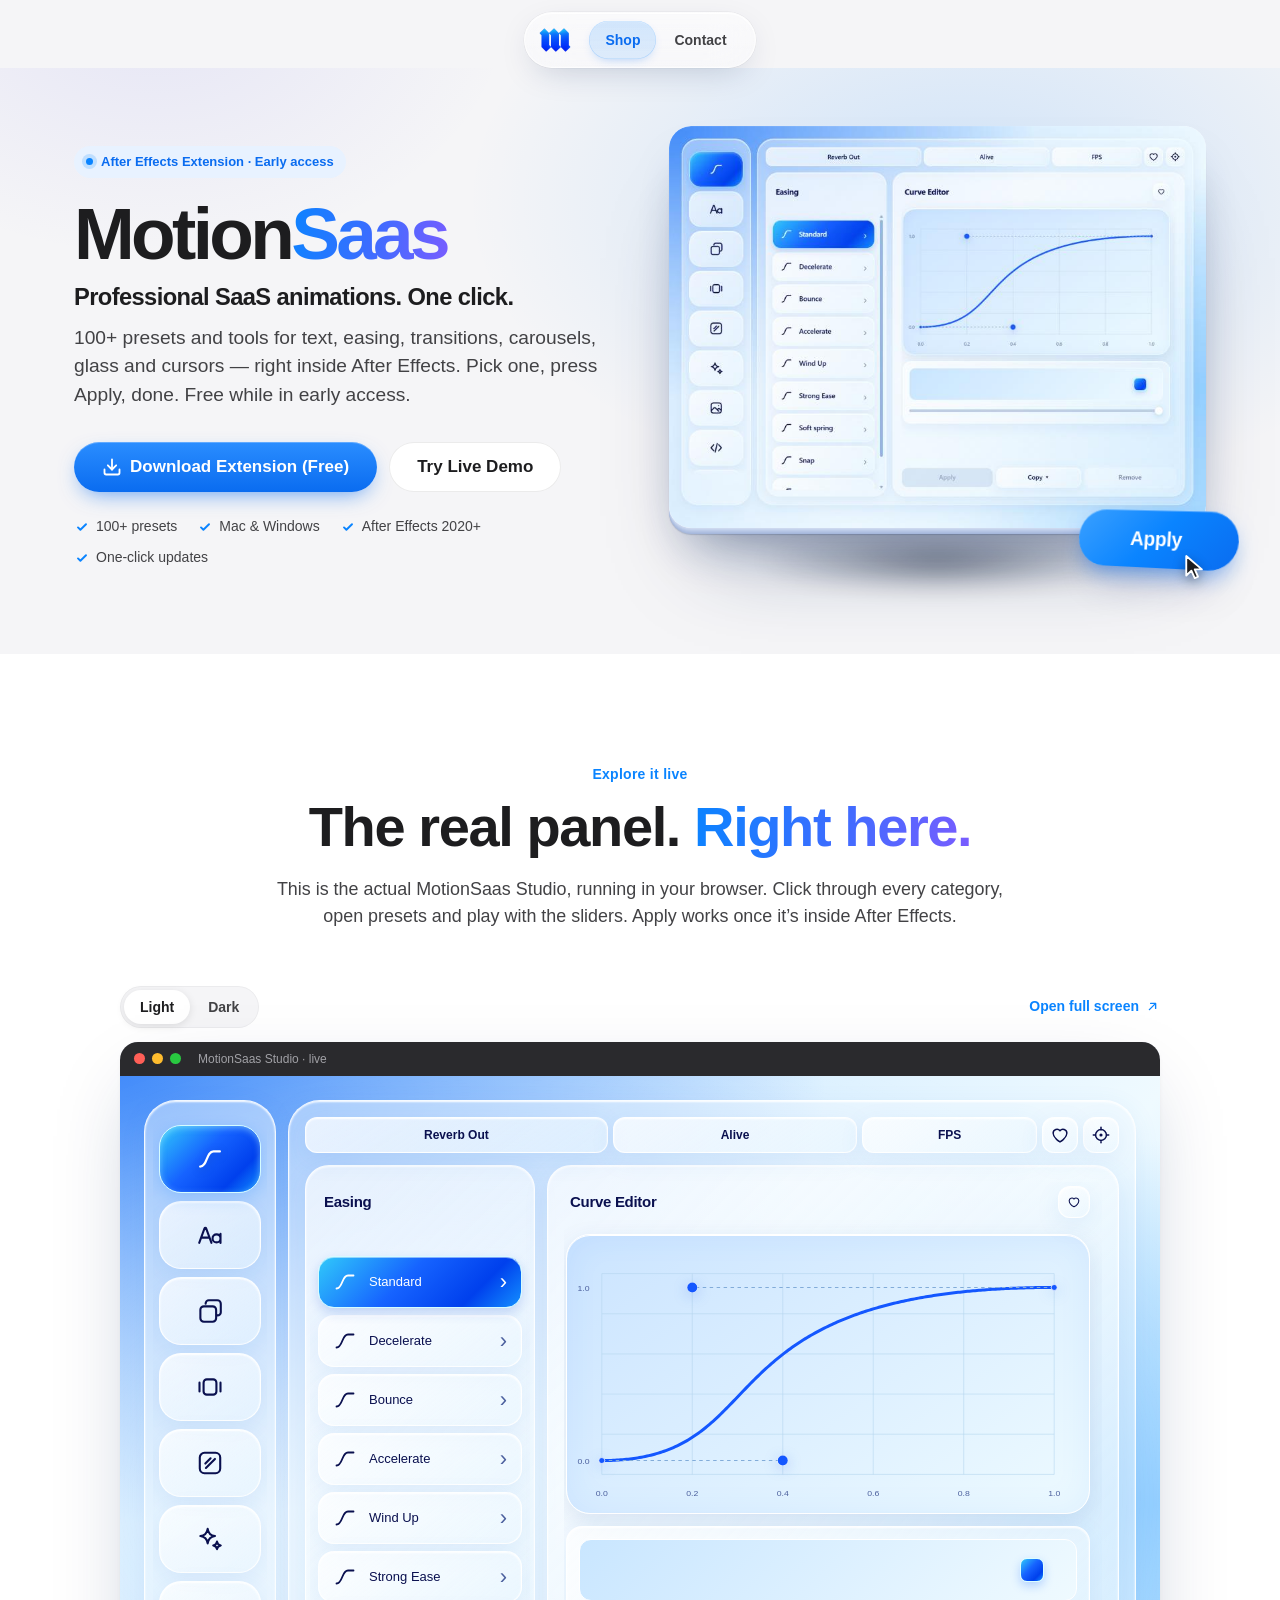
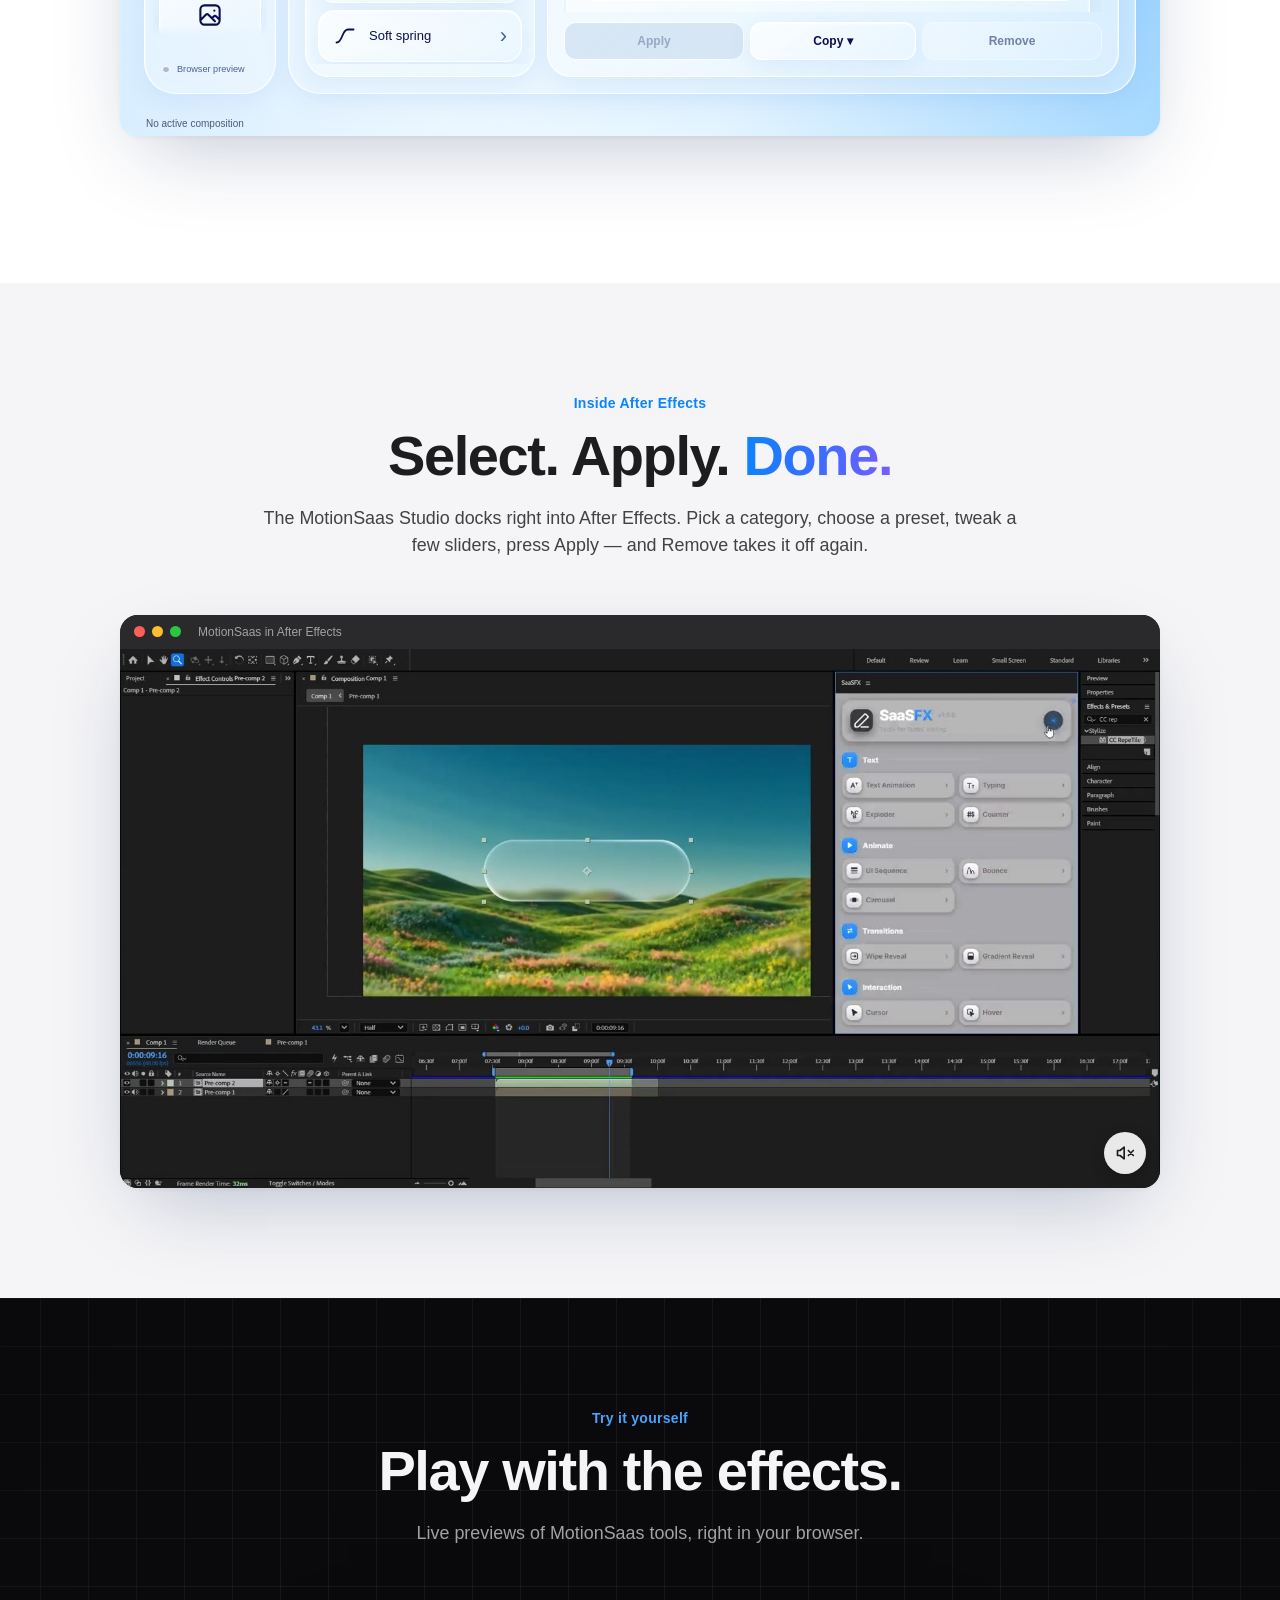
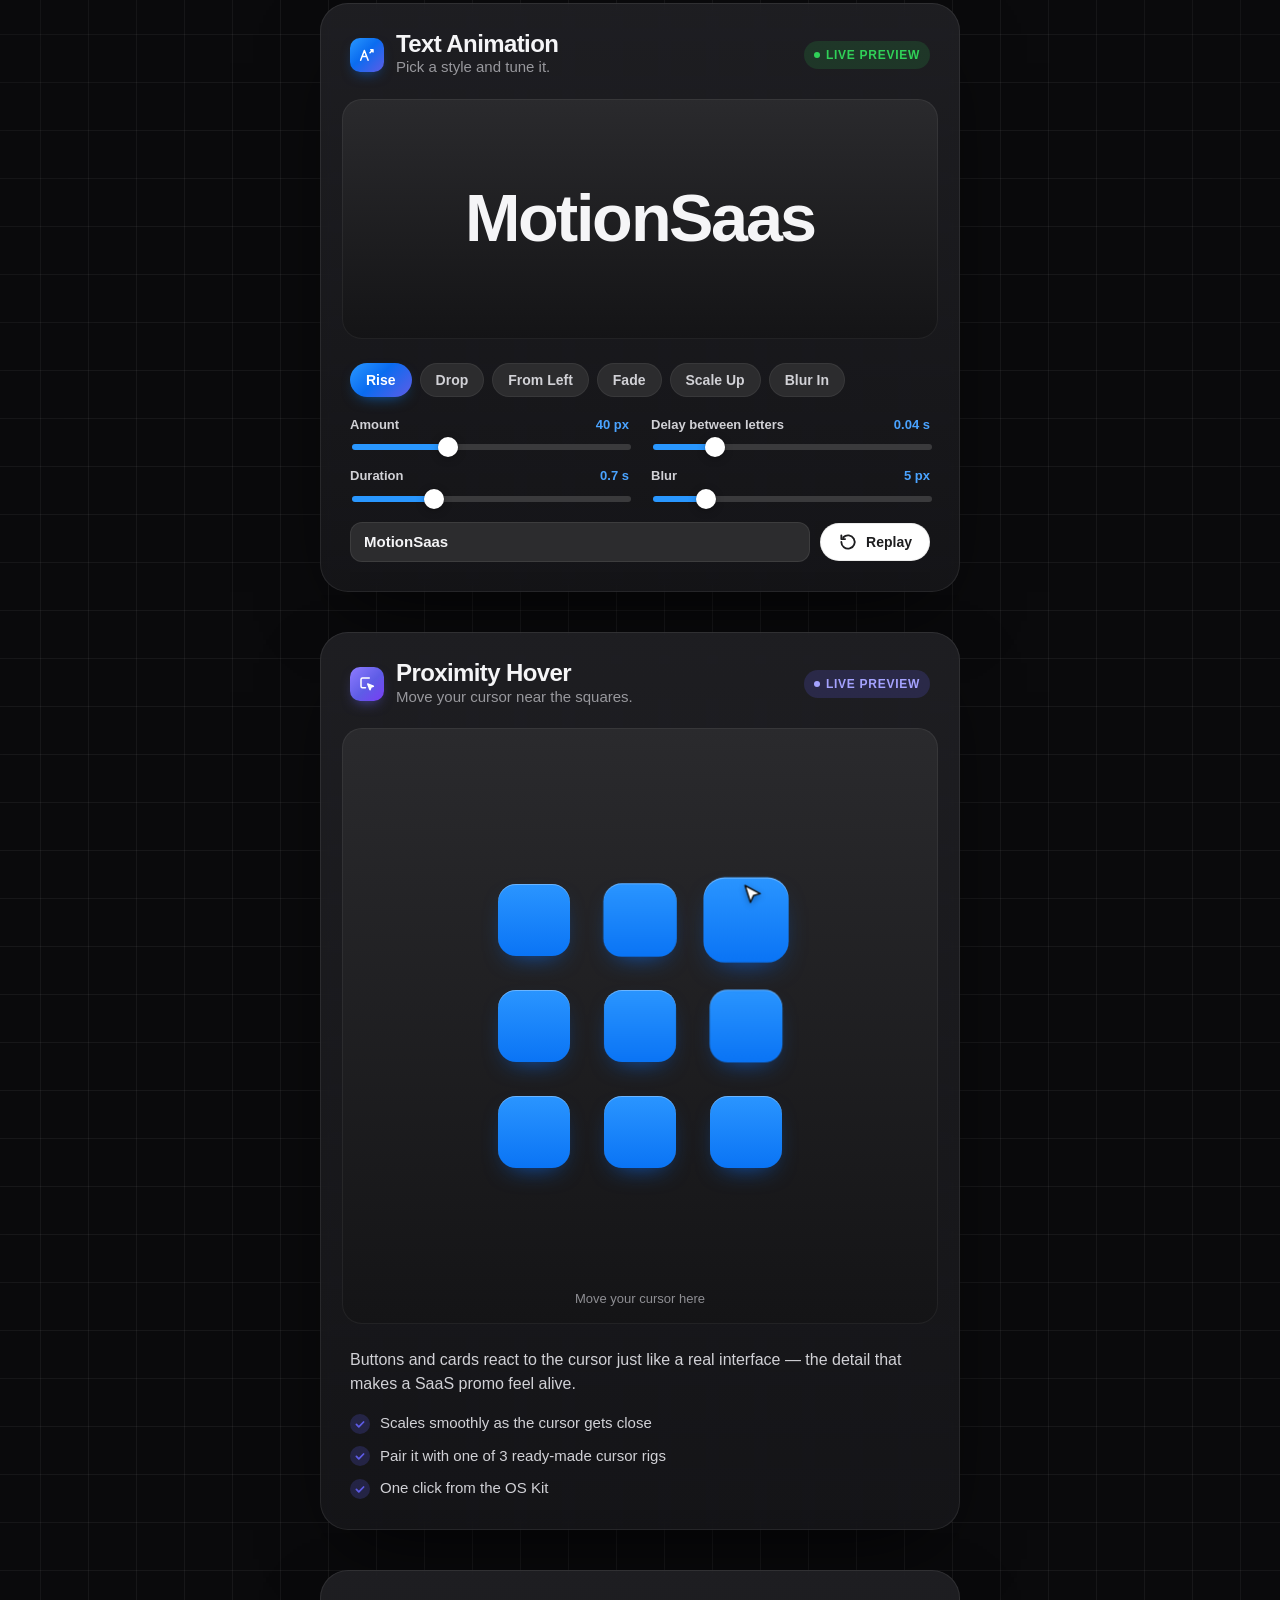
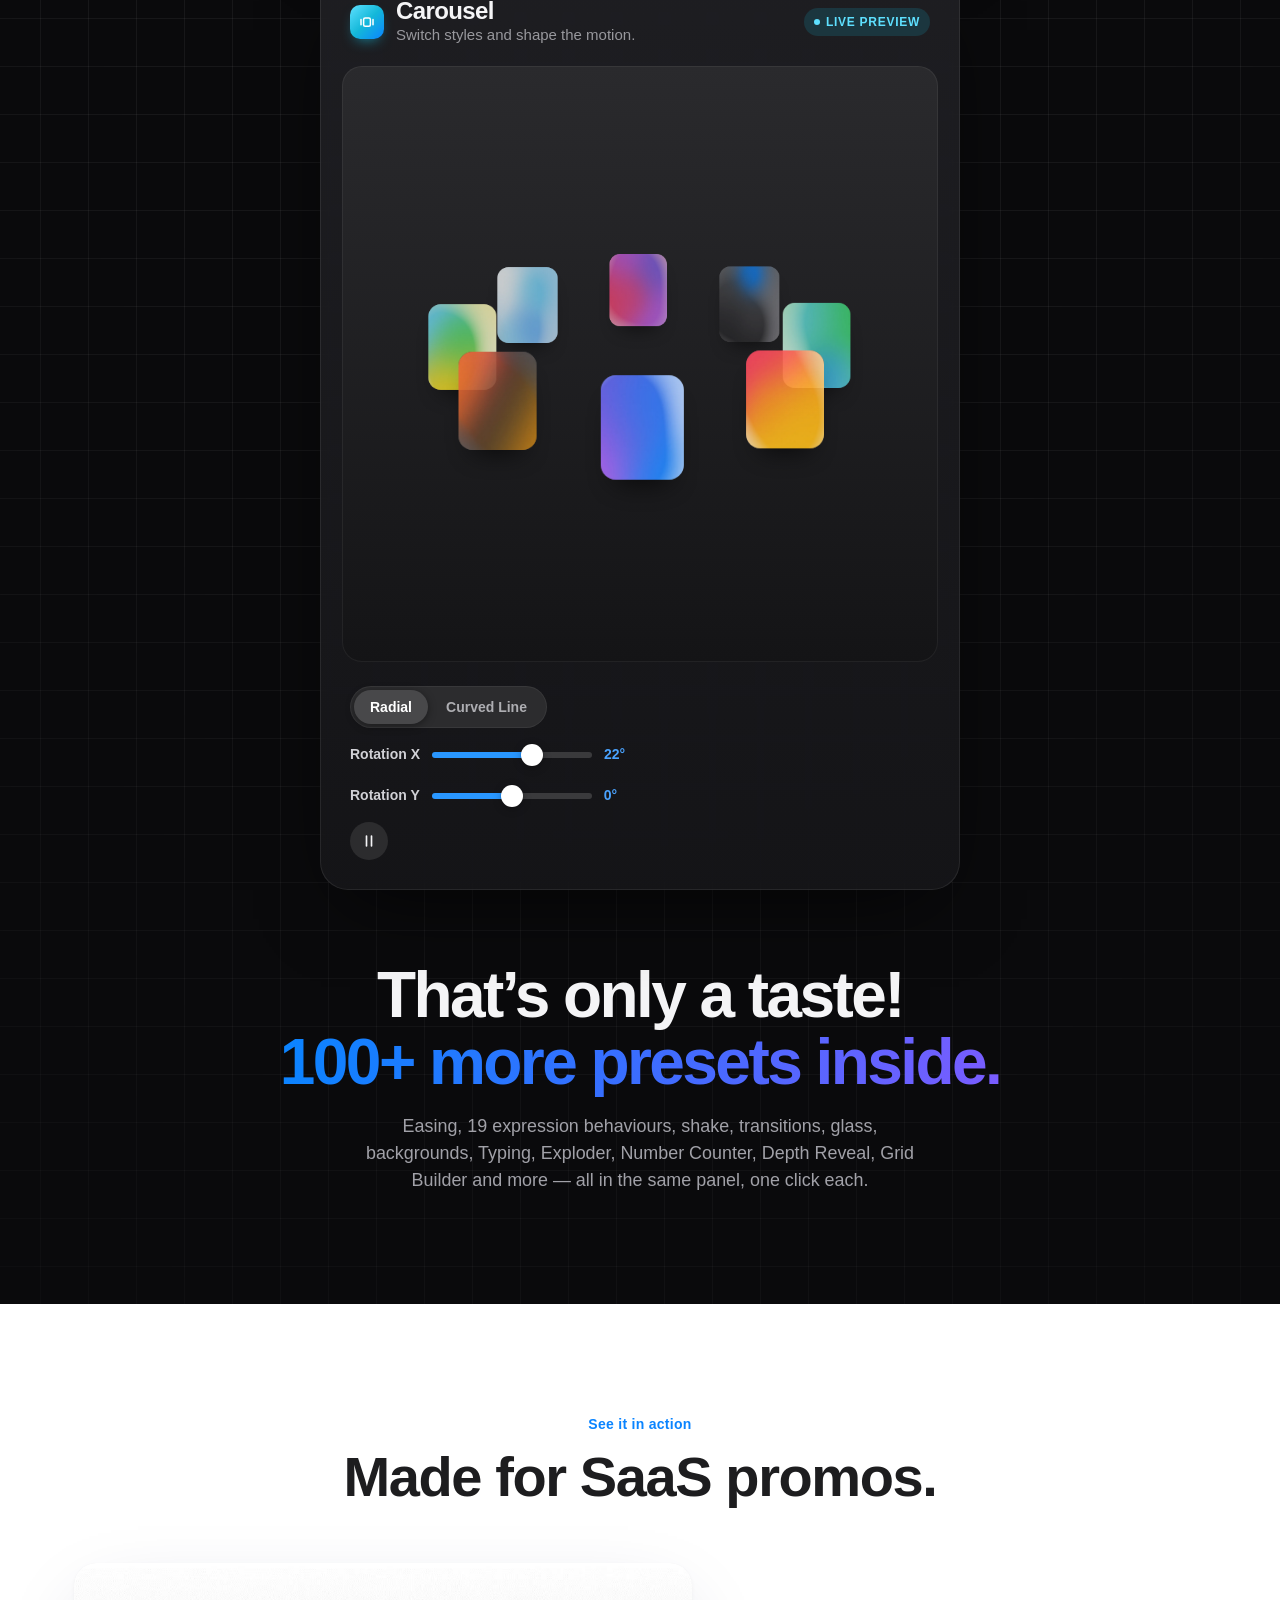
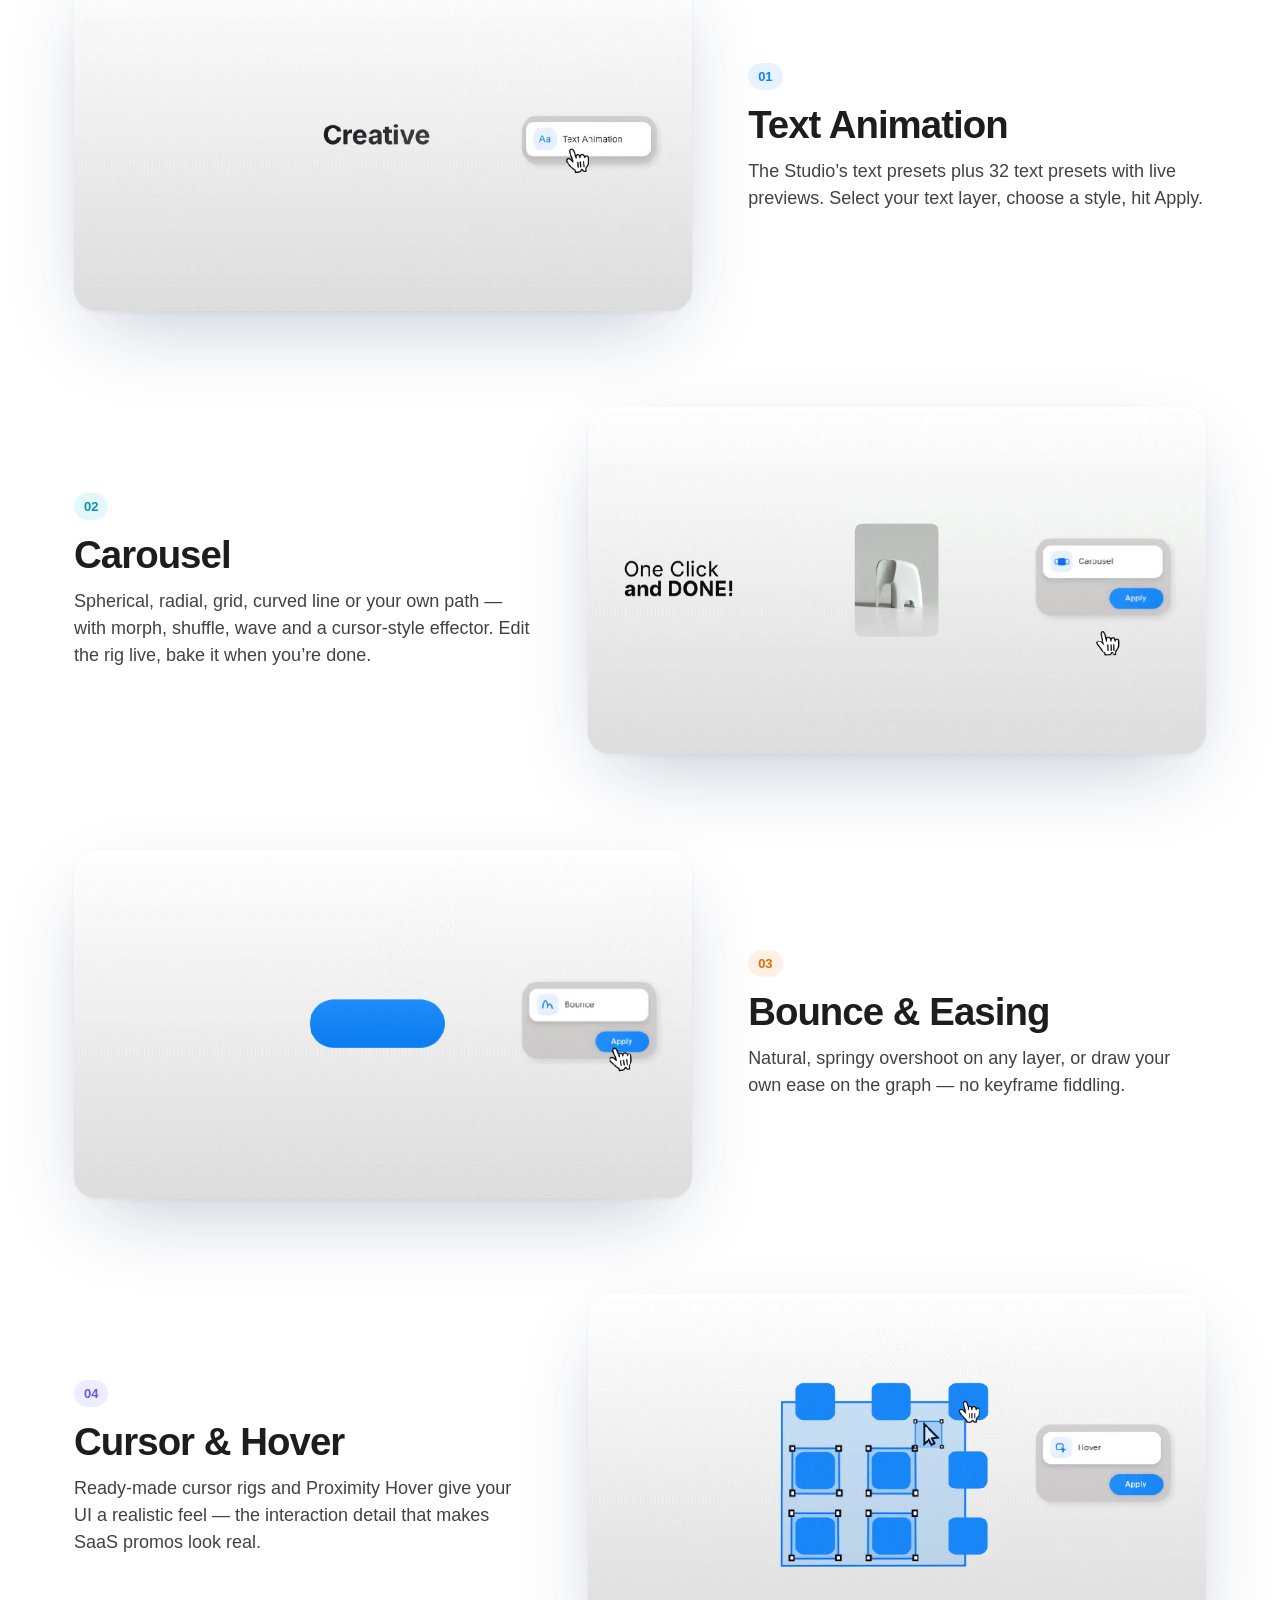
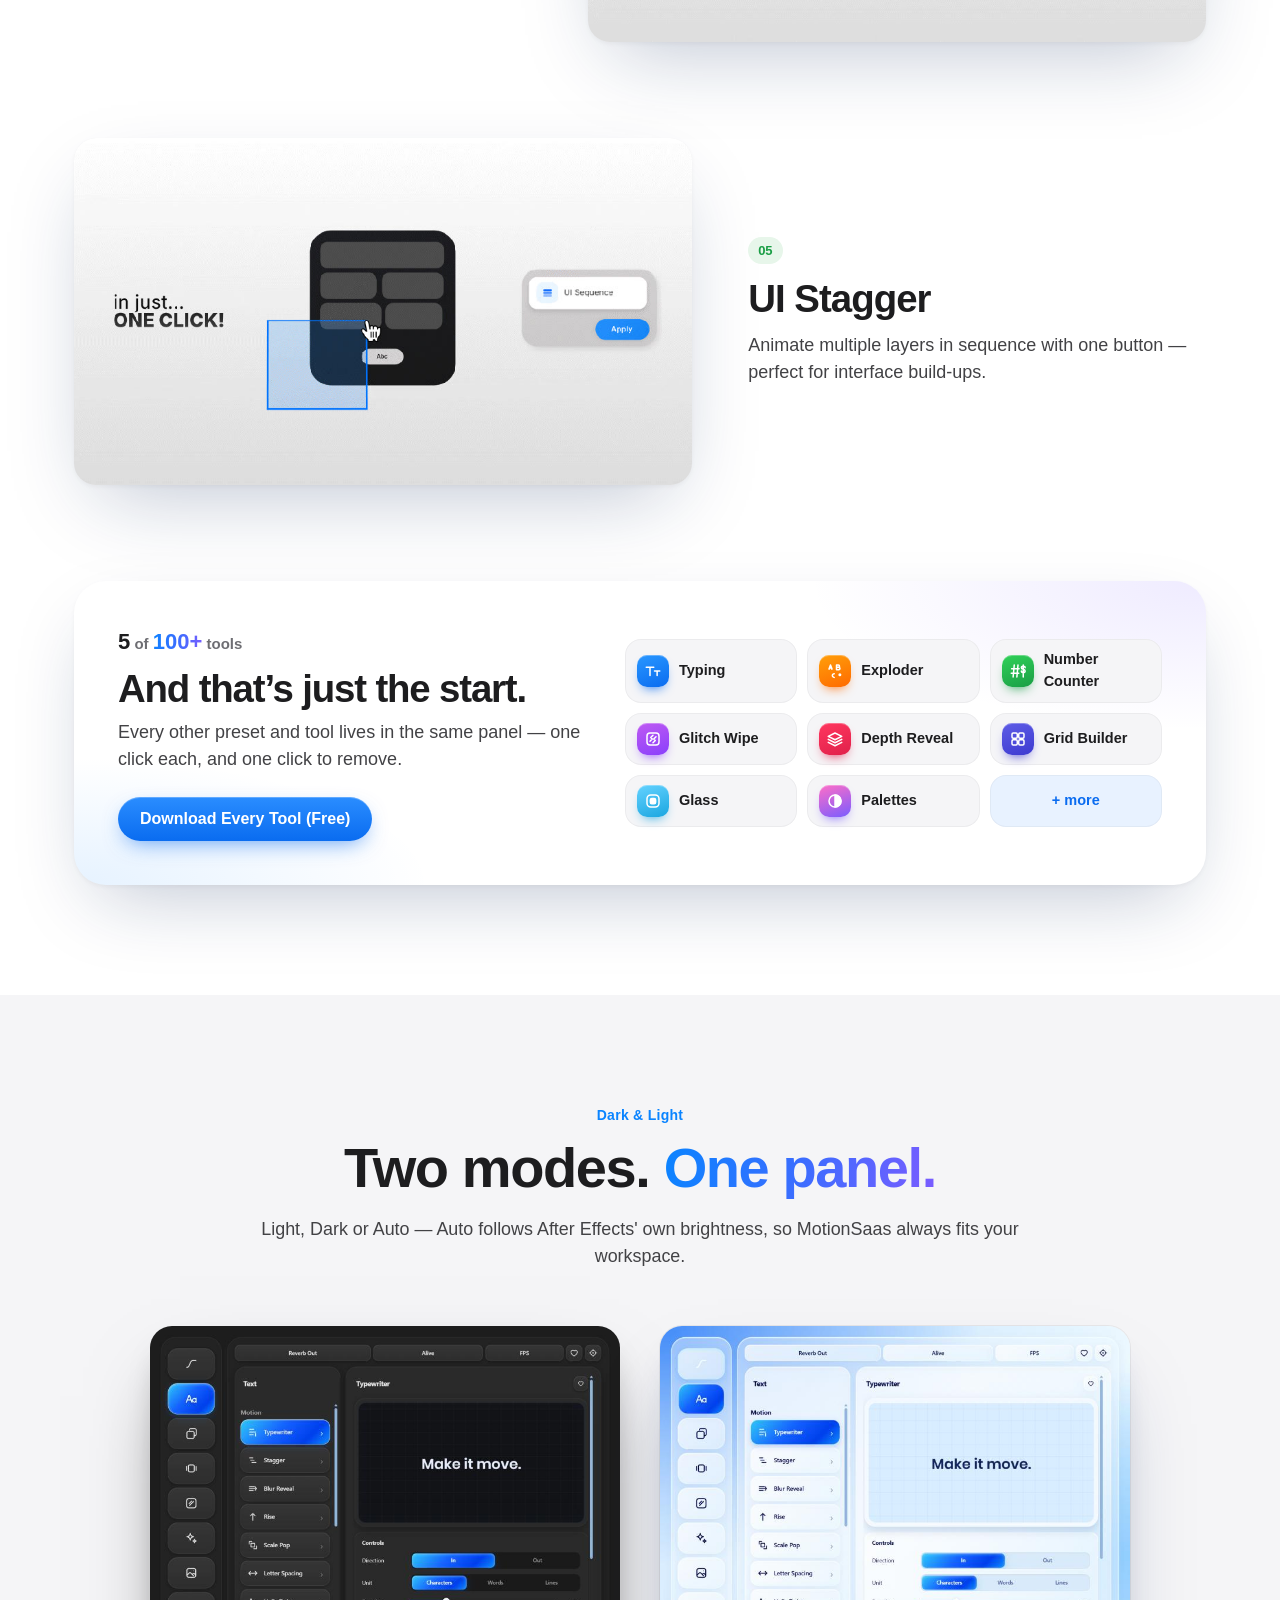
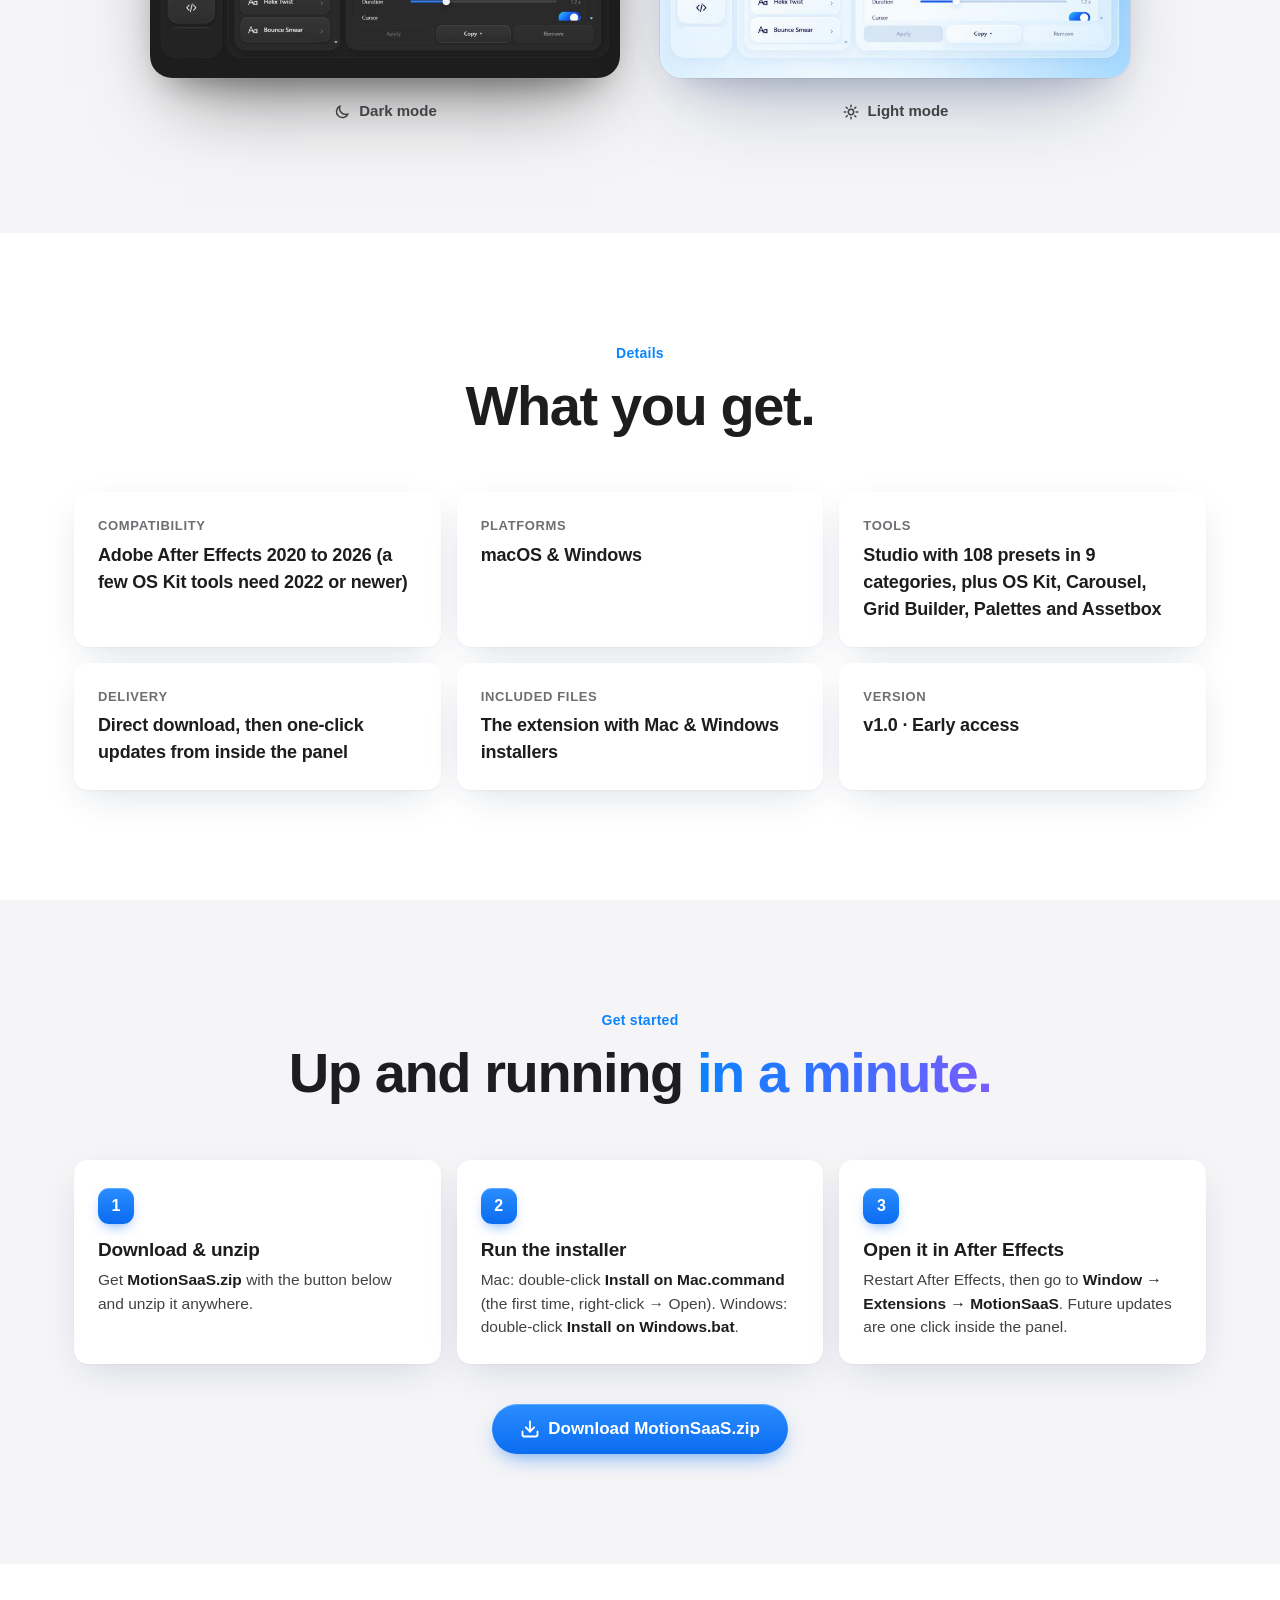
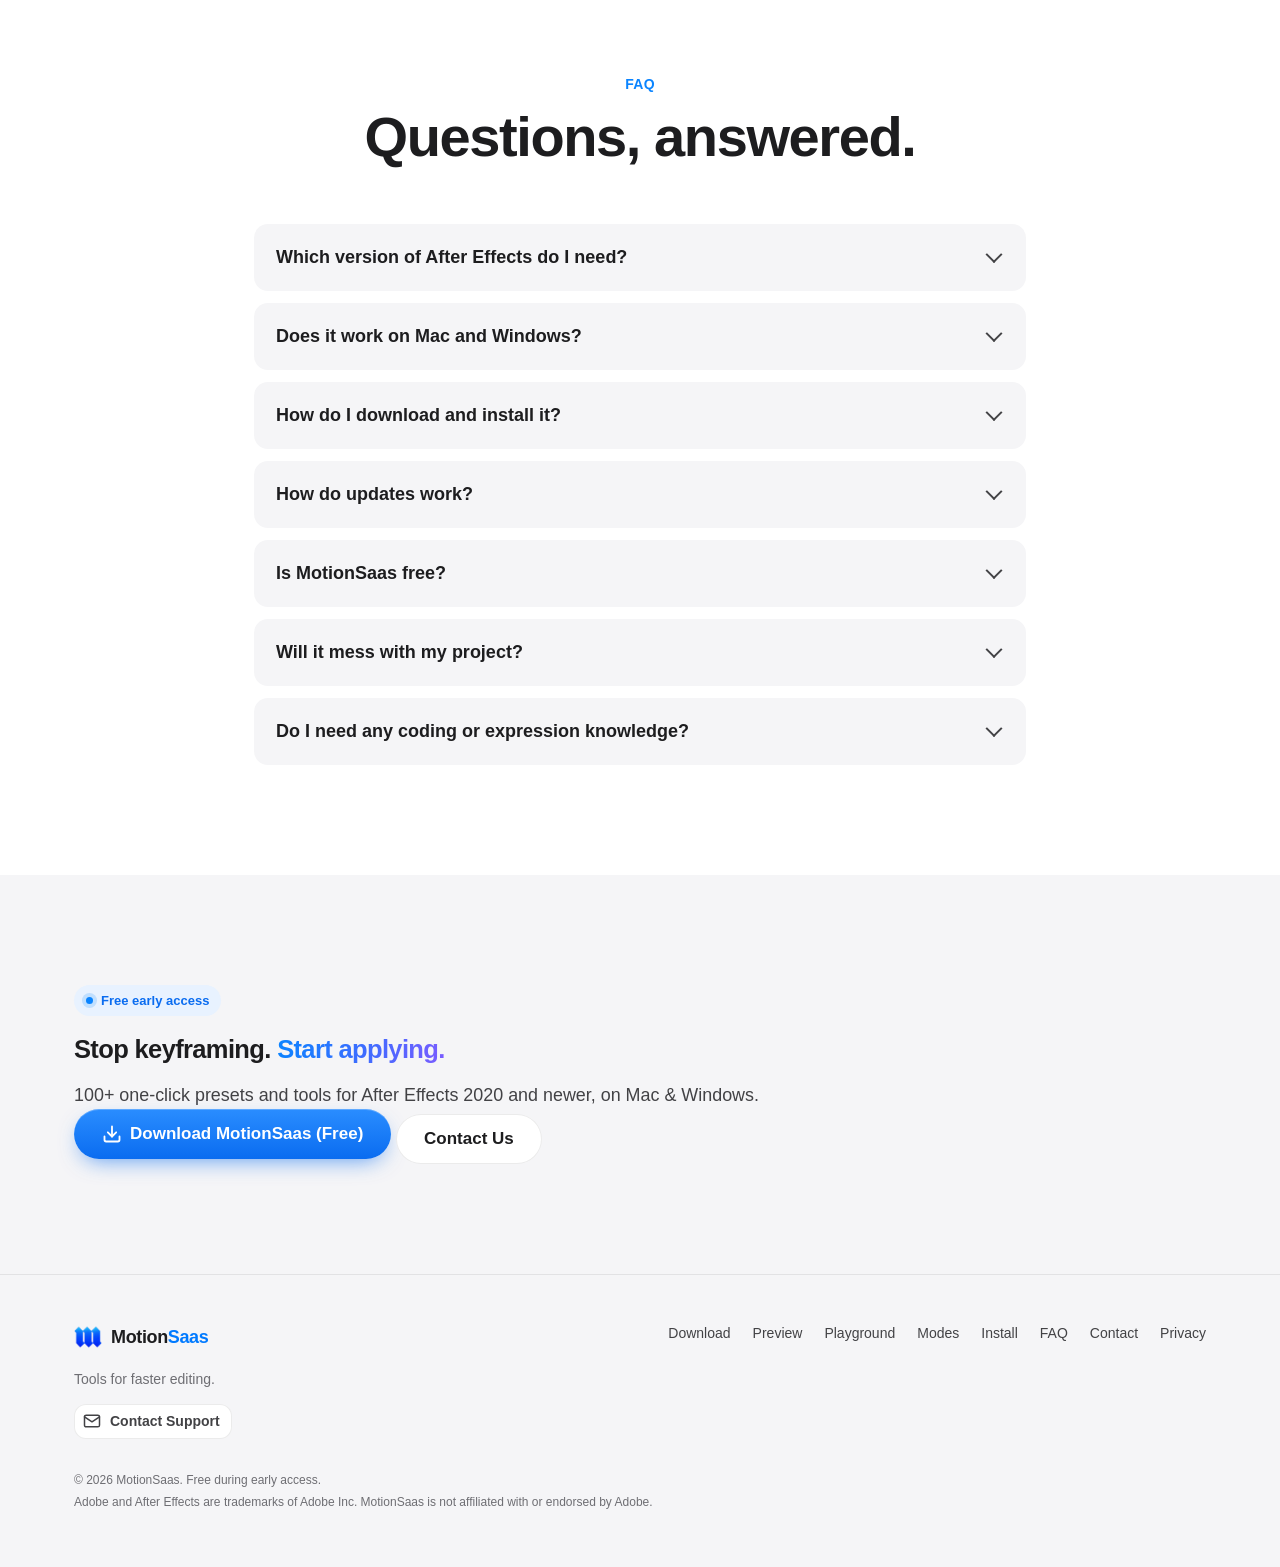
<file: index.html>
<!DOCTYPE html><html lang="en" class=""><head>
  <meta charset="utf-8">
  <!-- security: scripts/site-csp.js -->
  <meta http-equiv="Content-Security-Policy" content="default-src 'self'; script-src 'self' 'sha256-dFqnkix/KyuQ/tR3B/FYwRtcbWXrtRW7VdscV/VFsmc='; style-src 'self' 'unsafe-inline'; img-src 'self' data:; media-src 'self'; font-src 'self' data:; connect-src 'self'; worker-src 'self'; frame-src 'self'; object-src 'none'; base-uri 'self'; form-action 'self' mailto:; upgrade-insecure-requests">
  <meta name="referrer" content="strict-origin-when-cross-origin">
  <!-- /security -->
  <script>document.documentElement.classList.remove('no-js')</script>
  <meta name="viewport" content="width=device-width, initial-scale=1, viewport-fit=cover">
  <title>MotionSaas — One-click SaaS animations for After Effects</title>
  <meta name="description" content="MotionSaas is an After Effects extension for SaaS video editors: 100+ one-click presets for text, easing, transitions, carousels, glass and cursors. Free during early access.">
  <meta name="theme-color" content="#f5f5f7">
  <link rel="canonical" href="https://hellomotionsaas-coder.github.io/">
  <link rel="icon" href="images/favicon.png" type="image/png" sizes="64x64">
  <link rel="icon" href="images/favicon-32.png" type="image/png" sizes="32x32">
  <link rel="apple-touch-icon" href="images/apple-touch-icon.png">
  <meta property="og:type" content="website">
  <meta property="og:site_name" content="MotionSaas">
  <meta property="og:title" content="MotionSaas — One-click SaaS animations for After Effects">
  <meta property="og:description" content="100+ one-click presets for text, easing, transitions, carousels, glass and cursors, right inside After Effects 2020+. Mac & Windows.">
  <meta property="og:image" content="https://hellomotionsaas-coder.github.io/images/studio-easing.png">
  <meta property="og:image:width" content="800">
  <meta property="og:image:height" content="600">
  <meta name="twitter:image" content="https://hellomotionsaas-coder.github.io/images/studio-easing.png">
  <meta property="og:url" content="https://hellomotionsaas-coder.github.io/">
  <meta name="twitter:card" content="summary_large_image">
  <script type="application/ld+json">
  {
    "@context": "https://schema.org",
    "@type": "SoftwareApplication",
    "name": "MotionSaas",
    "description": "After Effects extension for SaaS video editors: 100+ one-click presets for text, easing, transitions, carousels, glass and cursors.",
    "applicationCategory": "DesignApplication",
    "applicationSubCategory": "Adobe After Effects extension",
    "operatingSystem": "macOS, Windows",
    "softwareRequirements": "Adobe After Effects 2020 or later",
    "softwareVersion": "1.0",
    "url": "https://hellomotionsaas-coder.github.io/",
    "downloadUrl": "https://hellomotionsaas-coder.github.io/MotionSaaS.zip",
    "screenshot": "https://hellomotionsaas-coder.github.io/images/studio-easing.png",
    "offers": { "@type": "Offer", "price": "0", "priceCurrency": "USD" }
  }
  </script>
  <link rel="stylesheet" href="css/site.css?v=202610290100">
  <link rel="stylesheet" href="css/saasfx.css?v=202610290100">
  
  <script src="js/site.js?v=202610290100" defer=""></script>
  <script src="js/saasfx.js?v=202610290100" defer=""></script>
  <script src="js/explore.js?v=202610290100" defer=""></script>
</head>
<body>
<header class="nav" id="top">
  <div class="nav__pill">
    <a href="#top" class="brand" aria-label="MotionSaas">
      <img class="brand__logo" src="images/logo.webp" width="32" height="32" alt="MotionSaas">
    </a>
    <nav class="nav__links" aria-label="Main">
      <a href="#top" class="is-on" aria-current="page">Shop</a>
      <a href="contact.html">Contact</a>
    </nav>
  </div>
</header>

<main>

<!-- HERO -->
<section class="hero">
  <div class="container hero__grid">
    <div class="hero__copy reveal">
      <p class="eyebrow"><span class="dot" aria-hidden="true"></span>After Effects Extension · Early access</p>
      <h1 class="hero__title">Motion<span class="grad">Saas</span></h1>
      <p class="hero__tagline">Professional SaaS animations. <span class="nw">One click.</span></p>
      <p class="lead">100+ presets and tools for text, easing, transitions, carousels, glass and cursors — right inside After Effects. Pick one, press Apply, done. Free while in early access.</p>

      <div class="hero__cta" data-buybar-trigger="">
        <a href="MotionSaaS.zip" download class="btn btn--primary btn--lg">
          <svg viewBox="0 0 24 24" width="20" height="20" fill="none" stroke="currentColor" stroke-width="2.2" stroke-linecap="round" stroke-linejoin="round" aria-hidden="true"><path d="M21 15v4a2 2 0 0 1-2 2H5a2 2 0 0 1-2-2v-4"></path><polyline points="7 10 12 15 17 10"></polyline><line x1="12" y1="15" x2="12" y2="3"></line></svg>
          <span>Download Extension (Free)</span>
        </a>
        <a href="#explore" class="btn btn--ghost btn--lg">Try Live Demo</a>
      </div>

      <ul class="facts">
        <li><svg viewBox="0 0 20 20" aria-hidden="true"><path d="M5 10.5l3 3 7-7"></path></svg>100+ presets</li>
        <li><svg viewBox="0 0 20 20" aria-hidden="true"><path d="M5 10.5l3 3 7-7"></path></svg>Mac &amp; Windows</li>
        <li><svg viewBox="0 0 20 20" aria-hidden="true"><path d="M5 10.5l3 3 7-7"></path></svg>After Effects 2020+</li>
        <li><svg viewBox="0 0 20 20" aria-hidden="true"><path d="M5 10.5l3 3 7-7"></path></svg>One-click updates</li>
      </ul>
    </div>

    <div class="hero__media reveal">
      <div class="stage3d" data-tilt-stage="">
        <div class="stage3d__inner">
          <div class="p3d__shadow" aria-hidden="true"></div>
          <div class="p3d" data-tilt="">
            <div class="panel panel--live panel--shot">
            <img class="panel__shot" src="images/studio-easing.png" width="800" height="600" alt="The MotionSaas Studio in After Effects: Easing presets with the curve editor">
            <div class="panel__glare"></div><div class="panel__sheen"></div><div class="panel__rim"></div>
          </div>
          </div>
          <div class="apply-float" data-apply-float="">
            <button type="button" class="apply3d" data-apply3d="" aria-label="Apply (demo button)"><span class="apply3d__txt">Apply</span><span class="apply3d__done" aria-hidden="true"><svg viewBox="0 0 20 20" aria-hidden="true"><path d="M5 10.5l3 3 7-7"></path></svg>Applied</span></button>
            <svg class="apply-cursor" viewBox="0 0 24 24" aria-hidden="true"><path d="M5 3.2v15.6l4.1-3.9 2.7 6 2.6-1.1-2.6-5.9h5.7z"></path></svg>
          </div>
        </div>
      </div>
    </div>
  </div>
</section>

<!-- EXPLORE THE REAL PANEL -->
<section class="section section--alt explore" id="explore">
  <div class="container">
    <div class="section__head reveal">
      <p class="kicker">Explore it live</p>
      <h2>The real panel. <span class="grad">Right here.</span></h2>
      <p class="sub">This is the actual MotionSaas Studio, running in your browser. Click through every category, open presets and play with the sliders. Apply works once it’s inside After Effects.</p>
    </div>
    <div class="explore__bar reveal">
      <div class="seg explore__seg" role="group" aria-label="Panel theme">
        <button type="button" data-explore-theme="light" aria-pressed="true">Light</button>
        <button type="button" data-explore-theme="dark" aria-pressed="false">Dark</button>
      </div>
      <a class="explore__full" href="demo/studio/index.html" target="_blank" rel="noopener">Open full screen <svg viewBox="0 0 24 24" aria-hidden="true"><path d="M7 17 17 7M9 7h8v8"></path></svg></a>
    </div>
    <div class="window explore__window reveal">
      <div class="window__bar" aria-hidden="true"><i></i><i></i><i></i><span>MotionSaas Studio · live</span></div>
      <iframe class="explore__frame" src="demo/studio/index.html" title="MotionSaas Studio, interactive demo" loading="lazy" data-explore-frame></iframe>
    </div>
    <p class="explore__hint reveal">Tip: try <b>Text</b>, <b>Transitions</b> and <b>Carousel</b> in the left rail. Every preview is the same motion you get in After Effects.</p>
  </div>
</section>

<!-- IN AFTER EFFECTS -->
<section class="section" id="demo">
  <div class="container">
    <div class="section__head reveal">
      <p class="kicker">Inside After Effects</p>
      <h2>Select. Apply. <span class="grad">Done.</span></h2>
      <p class="sub">The MotionSaas Studio docks right into After Effects. Pick a category, choose a preset, tweak a few sliders, press Apply — and Remove takes it off again.</p>
    </div>
    <div class="window reveal">
      <div class="window__bar" aria-hidden="true"><i></i><i></i><i></i><span>MotionSaas in After Effects</span></div>
      <video class="window__video" data-demo-video="" src="media/trial-v2.mp4" poster="images/trial-v2.jpg" autoplay="" muted="" loop="" playsinline="" preload="metadata" aria-label="MotionSaas demo inside After Effects"></video>
      <button class="sound-toggle" type="button" aria-pressed="false" data-sound-toggle="">
        <svg class="ic-off" viewBox="0 0 24 24" aria-hidden="true"><path d="M11 5 6 9H3v6h3l5 4z"></path><path d="m22 9-6 6M16 9l6 6"></path></svg>
        <svg class="ic-on" viewBox="0 0 24 24" aria-hidden="true"><path d="M11 5 6 9H3v6h3l5 4z"></path><path d="M15.5 8.5a5 5 0 0 1 0 7M18.5 5.5a9 9 0 0 1 0 13"></path></svg>
        <span class="sr-only">Toggle sound</span>
      </button>
    </div>
  </div>
</section>

<!-- INTERACTIVE DEMOS -->
<section class="section" id="try">
  <div class="container">
    <div class="section__head reveal">
      <p class="kicker">Try it yourself</p>
      <h2>Play with the effects.</h2>
      <p class="sub">Live previews of MotionSaas tools, right in your browser.</p>
    </div>

    <div class="demo reveal" data-ta-demo="">
      <div class="demo__top">
        <div class="demo__title"><i><svg viewBox="0 0 24 24" aria-hidden="true"><path d="M3.5 19 8.5 6l5 13M5.5 14h6"></path><path d="M16 9l4-4M17 5h3v3"></path></svg></i><div><h3>Text Animation</h3><p class="demo__desc">Pick a style and tune it.</p></div></div>
        <span class="live">Live preview</span>
      </div>
      <div class="demo__stage ta-stage" data-ta-stage="" aria-live="off"><div class="ta-text" data-ta-text="">MotionSaas</div></div>
      <div class="ta-panel">
        <div class="ta-styles" role="group" aria-label="Animation style">
          <button type="button" data-ta-style="rise" aria-pressed="true">Rise</button>
          <button type="button" data-ta-style="drop" aria-pressed="false">Drop</button>
          <button type="button" data-ta-style="left" aria-pressed="false">From Left</button>
          <button type="button" data-ta-style="fade" aria-pressed="false">Fade</button>
          <button type="button" data-ta-style="scale" aria-pressed="false">Scale Up</button>
          <button type="button" data-ta-style="blur" aria-pressed="false">Blur In</button>
        </div>
        <div class="ta-grid">
          <label class="ta-sl" data-ta-amount-row=""><span>Amount <output data-ta-out="amt">40 px</output></span><input type="range" min="0" max="120" step="1" value="40" data-ta="amt"></label>
          <label class="ta-sl"><span>Delay between letters <output data-ta-out="stag">0.04 s</output></span><input type="range" min="0" max="0.2" step="0.005" value="0.04" data-ta="stag"></label>
          <label class="ta-sl"><span>Duration <output data-ta-out="dur">0.7 s</output></span><input type="range" min="0.2" max="2" step="0.05" value="0.7" data-ta="dur"></label>
          <label class="ta-sl"><span>Blur <output data-ta-out="blur">5 px</output></span><input type="range" min="0" max="30" step="1" value="5" data-ta="blur"></label>
        </div>
        <div class="ta-foot">
          <input class="ta-input" type="text" maxlength="24" value="MotionSaas" aria-label="Preview text" data-ta-input="">
          <button type="button" class="btn btn--ghost btn--sm" data-ta-play=""><svg viewBox="0 0 24 24" aria-hidden="true"><path d="M4 12a8 8 0 1 0 2.4-5.7M4 4v4.5h4.5"></path></svg><span>Replay</span></button>
        </div>
      </div>
    </div>

    <div class="demo demo--flip demo--violet reveal">
      <div class="demo__top">
        <div class="demo__title"><i><svg viewBox="0 0 24 24" aria-hidden="true"><path d="M15 4H6a2 2 0 0 0-2 2v9a2 2 0 0 0 2 2h4"></path><path d="m13 12 7.5 3-3.2 1.2L16 19.5z" style="fill:currentColor"></path></svg></i><div><h3>Proximity Hover</h3><p class="demo__desc">Move your cursor near the squares.</p></div></div>
        <span class="live">Live preview</span>
      </div>
      <div class="demo__stage hover-stage" data-hover-demo="">
        <div class="hgrid"><div class="hsq"></div><div class="hsq"></div><div class="hsq"></div><div class="hsq"></div><div class="hsq"></div><div class="hsq"></div><div class="hsq"></div><div class="hsq"></div><div class="hsq"></div></div>
        <div class="ghost-cursor" aria-hidden="true"><svg viewBox="0 0 24 24"><path d="M5 3l14 7.5-6.2 1.8L10 18.5z" fill="#fff" stroke="#111" stroke-width="1.4" stroke-linejoin="round"></path></svg></div>
        <p class="stage-hint">Move your cursor here</p>
      </div>
      <div class="demo__note">
        <p>Buttons and cards react to the cursor just like a real interface — the detail that makes a SaaS promo feel alive.</p>
        <ul class="demo__pts"><li>Scales smoothly as the cursor gets close</li><li>Pair it with one of 3 ready-made cursor rigs</li><li>One click from the OS Kit</li></ul>
      </div>
    </div>

    <div class="demo demo--teal reveal">
      <div class="demo__top">
        <div class="demo__title"><i><svg viewBox="0 0 24 24" aria-hidden="true"><rect x="7.5" y="6.5" width="9" height="11" rx="2"></rect><path d="M4 8.5v7M20 8.5v7"></path></svg></i><div><h3>Carousel</h3><p class="demo__desc">Switch styles and shape the motion.</p></div></div>
        <span class="live">Live preview</span>
      </div>
      <div class="demo__stage car-stage" data-carousel-demo="" data-mode="radial">
        <div class="car-item"><img src="images/c1.webp" alt="" width="480" height="600" draggable="false"></div><div class="car-item"><img src="images/c2.webp" alt="" width="480" height="600" draggable="false"></div><div class="car-item"><img src="images/c3.webp" alt="" width="480" height="600" draggable="false"></div><div class="car-item"><img src="images/c4.webp" alt="" width="480" height="600" draggable="false"></div><div class="car-item"><img src="images/c5.webp" alt="" width="480" height="600" draggable="false"></div><div class="car-item"><img src="images/c6.webp" alt="" width="480" height="600" draggable="false"></div><div class="car-item"><img src="images/c7.webp" alt="" width="480" height="600" draggable="false"></div><div class="car-item"><img src="images/c8.webp" alt="" width="480" height="600" draggable="false"></div>
        <svg class="car-svg" aria-hidden="true"><path class="guide" d=""></path><path class="curve" d=""></path></svg>
        <div class="pin" tabindex="0" role="slider" aria-label="Start pin (use arrow keys)"></div>
        <div class="pin pin--mid" tabindex="0" role="slider" aria-label="Middle pin (use arrow keys)"></div>
        <div class="pin" tabindex="0" role="slider" aria-label="End pin (use arrow keys)"></div>
      </div>
      <div class="controls">
        <div class="seg" role="group" aria-label="Carousel style">
          <button type="button" data-mode-btn="radial" aria-pressed="true">Radial</button>
          <button type="button" data-mode-btn="curved" aria-pressed="false">Curved Line</button>
        </div>
        <div class="ctl" data-ctl="radial">
          <label class="slider">Rotation X <input type="range" min="-75" max="75" step="1" value="22" data-rx=""> <output data-rx-out="">22°</output></label>
          <label class="slider">Rotation Y <input type="range" min="-90" max="90" step="1" value="0" data-ry=""> <output data-ry-out="">0°</output></label>
        </div>
        <div class="ctl" data-ctl="curved" hidden="">
          <p class="ctl__note">Drag the 3 pins to shape the line.</p>
          <button type="button" class="btn btn--ghost btn--sm" data-reset-pins="">Reset</button>
        </div>
        <button type="button" class="icon-btn play-btn" data-play="" aria-label="Pause animation"></button>
      </div>
    </div>
  
    <div class="more-note reveal">
      <p class="more-note__big">That’s only a taste!<br><span class="grad">100+ more presets inside.</span></p>
      <p class="more-note__sub">Easing, 19 expression behaviours, shake, transitions, glass, backgrounds, Typing, Exploder, Number Counter, Depth Reveal, Grid Builder and more — all in the same panel, one click each.</p>
    </div>
  </div>
</section>

<!-- SHOWCASE -->
<section class="section section--alt">
  <div class="container">
    <div class="section__head reveal">
      <p class="kicker">See it in action</p>
      <h2>Made for SaaS promos.</h2>
    </div>
    <div class="showcase reveal">
      <div class="showcase__media"><video data-lazy-video="" src="media/text-animation.mp4" poster="images/text-animation.jpg" muted="" loop="" playsinline="" preload="none" aria-label="Text Animation tool demo"></video></div>
      <div class="showcase__copy"><span class="num num--01">01</span><h3>Text Animation</h3><p>The Studio’s text presets plus 32 text presets with live previews. Select your text layer, choose a style, hit Apply.</p></div>
    </div>
    <div class="showcase showcase--flip reveal">
      <div class="showcase__media"><video data-lazy-video="" src="media/carousel.mp4" poster="images/carousel.jpg" muted="" loop="" playsinline="" preload="none" aria-label="Carousel tool demo"></video></div>
      <div class="showcase__copy"><span class="num num--02">02</span><h3>Carousel</h3><p>Spherical, radial, grid, curved line or your own path — with morph, shuffle, wave and a cursor-style effector. Edit the rig live, bake it when you’re done.</p></div>
    </div>
    <div class="showcase reveal">
      <div class="showcase__media"><video data-lazy-video="" src="media/bounce.mp4" poster="images/bounce.jpg" muted="" loop="" playsinline="" preload="none" aria-label="Bounce tool demo"></video></div>
      <div class="showcase__copy"><span class="num num--03">03</span><h3>Bounce &amp; Easing</h3><p>Natural, springy overshoot on any layer, or draw your own ease on the graph — no keyframe fiddling.</p></div>
    </div>
    <div class="showcase showcase--flip reveal">
      <div class="showcase__media"><video data-lazy-video="" src="media/hover.mp4" poster="images/hover.jpg" muted="" loop="" playsinline="" preload="none" aria-label="Hover tool demo"></video></div>
      <div class="showcase__copy"><span class="num num--04">04</span><h3>Cursor &amp; Hover</h3><p>Ready-made cursor rigs and Proximity Hover give your UI a realistic feel — the interaction detail that makes SaaS promos look real.</p></div>
    </div>
    <div class="showcase reveal">
      <div class="showcase__media"><video data-lazy-video="" src="media/ui-sequence.mp4" poster="images/ui-sequence.jpg" muted="" loop="" playsinline="" preload="none" aria-label="UI Sequence tool demo"></video></div>
      <div class="showcase__copy"><span class="num num--05">05</span><h3>UI Stagger</h3><p>Animate multiple layers in sequence with one button — perfect for interface build-ups.</p></div>
    </div>
    <div class="more reveal">
      <div class="more__copy">
        <p class="more__count"><span>5</span> of <span class="grad">100+</span> tools</p>
        <h3>And that’s just the start.</h3>
        <p>Every other preset and tool lives in the same panel — one click each, and one click to remove.</p>
        <a href="MotionSaaS.zip" download class="btn btn--primary">Download Every Tool (Free)</a>
      </div>
      <ul class="more__tools">
        <li style="--c1:#2997ff;--c2:#0a6cf0"><svg viewBox="0 0 24 24" aria-hidden="true"><path d="M3 7h10M8 7v11M14 12h7M17.5 12v6"></path></svg>Typing</li>
        <li style="--c1:#ff9f0a;--c2:#ff6a00"><svg viewBox="0 0 24 24" aria-hidden="true"><path d="M4 9.5 6 4l2 5.5M4.6 8h2.8"></path><path d="M14 4h2.5a1.5 1.5 0 0 1 0 3H14zM14 7h3a1.6 1.6 0 0 1 0 3.2h-3z"></path><path d="M11 20.5a2.5 2.5 0 1 1 0-5"></path><circle cx="18.5" cy="17" r="1"></circle></svg>Exploder</li>
        <li style="--c1:#30d158;--c2:#1a9e45"><svg viewBox="0 0 24 24" aria-hidden="true"><path d="M7 4 5.5 20M12 4l-1.5 16M3.5 9h10M3 15h10"></path><path d="M19 4v16M21.5 7.5c0-1.4-1.1-2-2.5-2s-2.5.7-2.5 2 1.1 1.8 2.5 2.2 2.5 1 2.5 2.4-1.1 2.2-2.5 2.2-2.5-.8-2.5-2.2"></path></svg>Number Counter</li>
        <li style="--c1:#bf5af2;--c2:#8a3ffc"><svg viewBox="0 0 24 24" aria-hidden="true"><rect x="4" y="4" width="16" height="16" rx="4"></rect><path d="M8 15l3-3-2-2 3-3M12 17l3-3-2-2 3-3"></path></svg>Glitch Wipe</li>
        <li style="--c1:#ff375f;--c2:#e0204a"><svg viewBox="0 0 24 24" aria-hidden="true"><path d="M12 4 3 8.5l9 4.5 9-4.5z"></path><path d="M3 12.5l9 4.5 9-4.5M3 16.5 12 21l9-4.5"></path></svg>Depth Reveal</li>
        <li style="--c1:#5e5ce6;--c2:#3d3ad0"><svg viewBox="0 0 24 24" aria-hidden="true"><rect x="4" y="4" width="7" height="7" rx="1.6"></rect><rect x="13" y="4" width="7" height="7" rx="1.6"></rect><rect x="4" y="13" width="7" height="7" rx="1.6"></rect><rect x="13" y="13" width="7" height="7" rx="1.6"></rect></svg>Grid Builder</li>
        <li style="--c1:#64d2ff;--c2:#1aa6e0"><svg viewBox="0 0 24 24" aria-hidden="true"><rect x="4" y="4" width="16" height="16" rx="5"></rect><rect x="8.5" y="8.5" width="7" height="7" rx="2" style="fill:currentColor"></rect></svg>Glass</li>
        <li style="--c1:#ff6ec7;--c2:#7a5cff"><svg viewBox="0 0 24 24" aria-hidden="true"><circle cx="12" cy="12" r="8"></circle><path d="M12 4a8 8 0 0 1 0 16z" style="fill:currentColor"></path></svg>Palettes</li>
        <li class="more__plus">+ more</li>
      </ul>
    </div>
  </div>
</section>

<!-- MODES -->
<section class="section" id="modes">
  <div class="container">
    <div class="section__head reveal">
      <p class="kicker">Dark &amp; Light</p>
      <h2>Two modes. <span class="grad">One panel.</span></h2>
      <p class="sub">Light, Dark or Auto — Auto follows After Effects' own brightness, so MotionSaas always fits your workspace.</p>
    </div>
    <div class="modes">
      <figure class="mode reveal">
        <img class="mode__shot mode__shot--dark" src="images/studio-text-dark.png" width="800" height="600" loading="lazy" alt="The MotionSaas Studio in dark mode: Text presets with a live preview">
        <figcaption class="mode__label"><svg viewBox="0 0 24 24" aria-hidden="true"><path d="M20 14.5A8 8 0 0 1 9.5 4a8 8 0 1 0 10.5 10.5z"></path></svg>Dark mode</figcaption>
      </figure>
      <figure class="mode reveal">
        <img class="mode__shot mode__shot--light" src="images/studio-text-light.png" width="800" height="600" loading="lazy" alt="The MotionSaas Studio in light mode: Text presets with a live preview">
        <figcaption class="mode__label"><svg viewBox="0 0 24 24" aria-hidden="true"><circle cx="12" cy="12" r="3.6"></circle><path d="M12 3v2M12 19v2M3 12h2M19 12h2M5.6 5.6l1.4 1.4M17 17l1.4 1.4M5.6 18.4 7 17M17 7l1.4-1.4"></path></svg>Light mode</figcaption>
      </figure>
    </div>
  </div>
</section>

<!-- SPECS -->
<section class="section section--alt">
  <div class="container">
    <div class="section__head reveal">
      <p class="kicker">Details</p>
      <h2>What you get.</h2>
    </div>
    <div class="specs">
      <div class="spec reveal"><p class="spec__k">Compatibility</p><p class="spec__v">Adobe After Effects 2020 to 2026 (a few OS Kit tools need 2022 or newer)</p></div>
      <div class="spec reveal"><p class="spec__k">Platforms</p><p class="spec__v">macOS &amp; Windows</p></div>
      <div class="spec reveal"><p class="spec__k">Tools</p><p class="spec__v">Studio with 108 presets in 9 categories, plus OS Kit, Carousel, Grid Builder, Palettes and Assetbox</p></div>
      <div class="spec reveal"><p class="spec__k">Delivery</p><p class="spec__v">Direct download, then one-click updates from inside the panel</p></div>
      <div class="spec reveal"><p class="spec__k">Included files</p><p class="spec__v">The extension with Mac &amp; Windows installers</p></div>
      <div class="spec reveal"><p class="spec__k">Version</p><p class="spec__v">v1.0 · Early access</p></div>
    </div>
  </div>
</section>

<!-- INSTALL -->
<section class="section" id="install">
  <div class="container">
    <div class="section__head reveal">
      <p class="kicker">Get started</p>
      <h2>Up and running <span class="grad">in a minute.</span></h2>
    </div>
    <ol class="steps">
      <li class="step reveal">
        <span class="step__n">1</span>
        <h3>Download &amp; unzip</h3>
        <p>Get <b>MotionSaaS.zip</b> with the button below and unzip it anywhere.</p>
      </li>
      <li class="step reveal">
        <span class="step__n">2</span>
        <h3>Run the installer</h3>
        <p>Mac: double-click <b>Install on Mac.command</b> (the first time, right-click → Open). Windows: double-click <b>Install on Windows.bat</b>.</p>
      </li>
      <li class="step reveal">
        <span class="step__n">3</span>
        <h3>Open it in After Effects</h3>
        <p>Restart After Effects, then go to <b>Window → Extensions → MotionSaaS</b>. Future updates are one click inside the panel.</p>
      </li>
    </ol>
    <p class="steps__cta reveal">
      <a href="MotionSaaS.zip" download class="btn btn--primary btn--lg">
        <svg viewBox="0 0 24 24" width="20" height="20" fill="none" stroke="currentColor" stroke-width="2.2" stroke-linecap="round" stroke-linejoin="round" aria-hidden="true"><path d="M21 15v4a2 2 0 0 1-2 2H5a2 2 0 0 1-2-2v-4"></path><polyline points="7 10 12 15 17 10"></polyline><line x1="12" y1="15" x2="12" y2="3"></line></svg>
        <span>Download MotionSaaS.zip</span>
      </a>
    </p>
  </div>
</section>

<!-- FAQ -->
<section class="section section--alt" id="faq">
  <div class="container container--narrow">
    <div class="section__head reveal">
      <p class="kicker">FAQ</p>
      <h2>Questions, answered.</h2>
    </div>
    <div class="faq">
      <details class="reveal"><summary>Which version of After Effects do I need?</summary><p>After Effects 2020 or newer, up to 2026. Almost every tool works on all of them; the panel tells you on the tile when one needs a newer version (a few OS Kit tools need 2022 or 2024).</p></details>
      <details class="reveal"><summary>Does it work on Mac and Windows?</summary><p>Yes. MotionSaas runs on both macOS and Windows, and the download includes an installer for each.</p></details>
      <details class="reveal"><summary>How do I download and install it?</summary><p>Click any Download button to get MotionSaaS.zip and unzip it. On a Mac, double-click “Install on Mac.command” (the first time, right-click → Open). On Windows, double-click “Install on Windows.bat”. Restart After Effects and open Window → Extensions → MotionSaaS.</p></details>
      <details class="reveal"><summary>How do updates work?</summary><p>The panel checks for a new version when it opens. When there is one, an Update button appears in its header — click it and MotionSaas downloads, installs and reloads itself. No reinstall.</p></details>
      <details class="reveal"><summary>Is MotionSaas free?</summary><p>Yes, while it’s in early access — every tool is unlocked. Pricing may come later; we’ll announce it on this page first.</p></details>
      <details class="reveal"><summary>Will it mess with my project?</summary><p>No. Everything MotionSaas adds is labelled, so Remove takes it off cleanly, and re-applying a tool updates what it made instead of stacking copies. It never overwrites expressions you wrote yourself.</p></details>
      <details class="reveal"><summary>Do I need any coding or expression knowledge?</summary><p>No. Every tool is applied directly from the MotionSaas panel with one click — no expressions or manual keyframing required.</p></details>
    </div>
  </div>
</section>

<!-- FINAL CTA -->
<section class="final">
  <div class="container final__inner reveal">
    <p class="eyebrow"><span class="dot" aria-hidden="true"></span>Free early access</p>
    <h2>Stop keyframing. <span class="grad">Start applying.</span></h2>
    <p class="sub">100+ one-click presets and tools for After Effects 2020 and newer, on Mac &amp; Windows.</p>
    <div class="final__cta">
      <a href="MotionSaaS.zip" download class="btn btn--primary btn--lg">
        <svg viewBox="0 0 24 24" width="20" height="20" fill="none" stroke="currentColor" stroke-width="2.2" stroke-linecap="round" stroke-linejoin="round" aria-hidden="true"><path d="M21 15v4a2 2 0 0 1-2 2H5a2 2 0 0 1-2-2v-4"></path><polyline points="7 10 12 15 17 10"></polyline><line x1="12" y1="15" x2="12" y2="3"></line></svg>
        <span>Download MotionSaas (Free)</span>
      </a>
      <a href="contact.html" class="btn btn--ghost btn--lg">Contact Us</a>
    </div>
  </div>
</section>

</main>
<footer class="footer">
  <div class="container footer__inner">
    <div>
      <a href="./#top" class="brand brand--sm" aria-label="MotionSaas home">
        <img class="brand__logo" src="images/logo.webp" width="32" height="32" alt="MotionSaas" style="border-radius:7px;display:block;">
        <span class="brand__name" style="display:inline-block !important;">Motion<span class="accent" style="color:#007aff;">Saas</span></span>
      </a>
      <p class="footer__small">Tools for faster editing.</p>
      <a class="social" href="contact.html" aria-label="Contact MotionSaas Support"><svg viewBox="0 0 24 24" aria-hidden="true"><rect x="3" y="5" width="18" height="14" rx="2"></rect><polyline points="3 7 12 13 21 7"></polyline></svg><span>Contact Support</span></a>
    </div>
    <nav class="footer__links" aria-label="Footer">
      <a href="MotionSaaS.zip" download>Download</a>
      <a href="#demo">Preview</a>
      <a href="#try">Playground</a>
      <a href="#modes">Modes</a>
      <a href="#install">Install</a>
      <a href="#faq">FAQ</a>
      <a href="contact.html">Contact</a>
      <a href="privacy.html">Privacy</a>
    </nav>
  </div>
  <div class="container footer__legal">
    <p>© <span data-year="">2026</span> MotionSaas. Free during early access.</p>
    <p>Adobe and After Effects are trademarks of Adobe Inc. MotionSaas is not affiliated with or endorsed by Adobe.</p>
  </div>
</footer>

<div class="buybar" data-buybar="" aria-label="Quick download bar">
  <div class="container buybar__inner">
    <div class="buybar__product">
      <img src="images/logo.webp" width="32" height="32" alt="MotionSaas" class="buybar__img" style="border-radius:6px;display:block;">
      <div>
        <div class="buybar__title">Motion<b>Saas</b> <span>v1.0</span></div>
        <div class="buybar__sub">Free early access</div>
      </div>
    </div>
    <div class="buybar__cta">
      <a href="MotionSaaS.zip" download class="btn btn--primary btn--sm">
        <svg viewBox="0 0 24 24" width="16" height="16" fill="none" stroke="currentColor" stroke-width="2.2" stroke-linecap="round" stroke-linejoin="round" aria-hidden="true"><path d="M21 15v4a2 2 0 0 1-2 2H5a2 2 0 0 1-2-2v-4"></path><polyline points="7 10 12 15 17 10"></polyline><line x1="12" y1="15" x2="12" y2="3"></line></svg>
        <span>Download Free</span>
      </a>
    </div>
  </div>
</div>


</body></html>
</file>
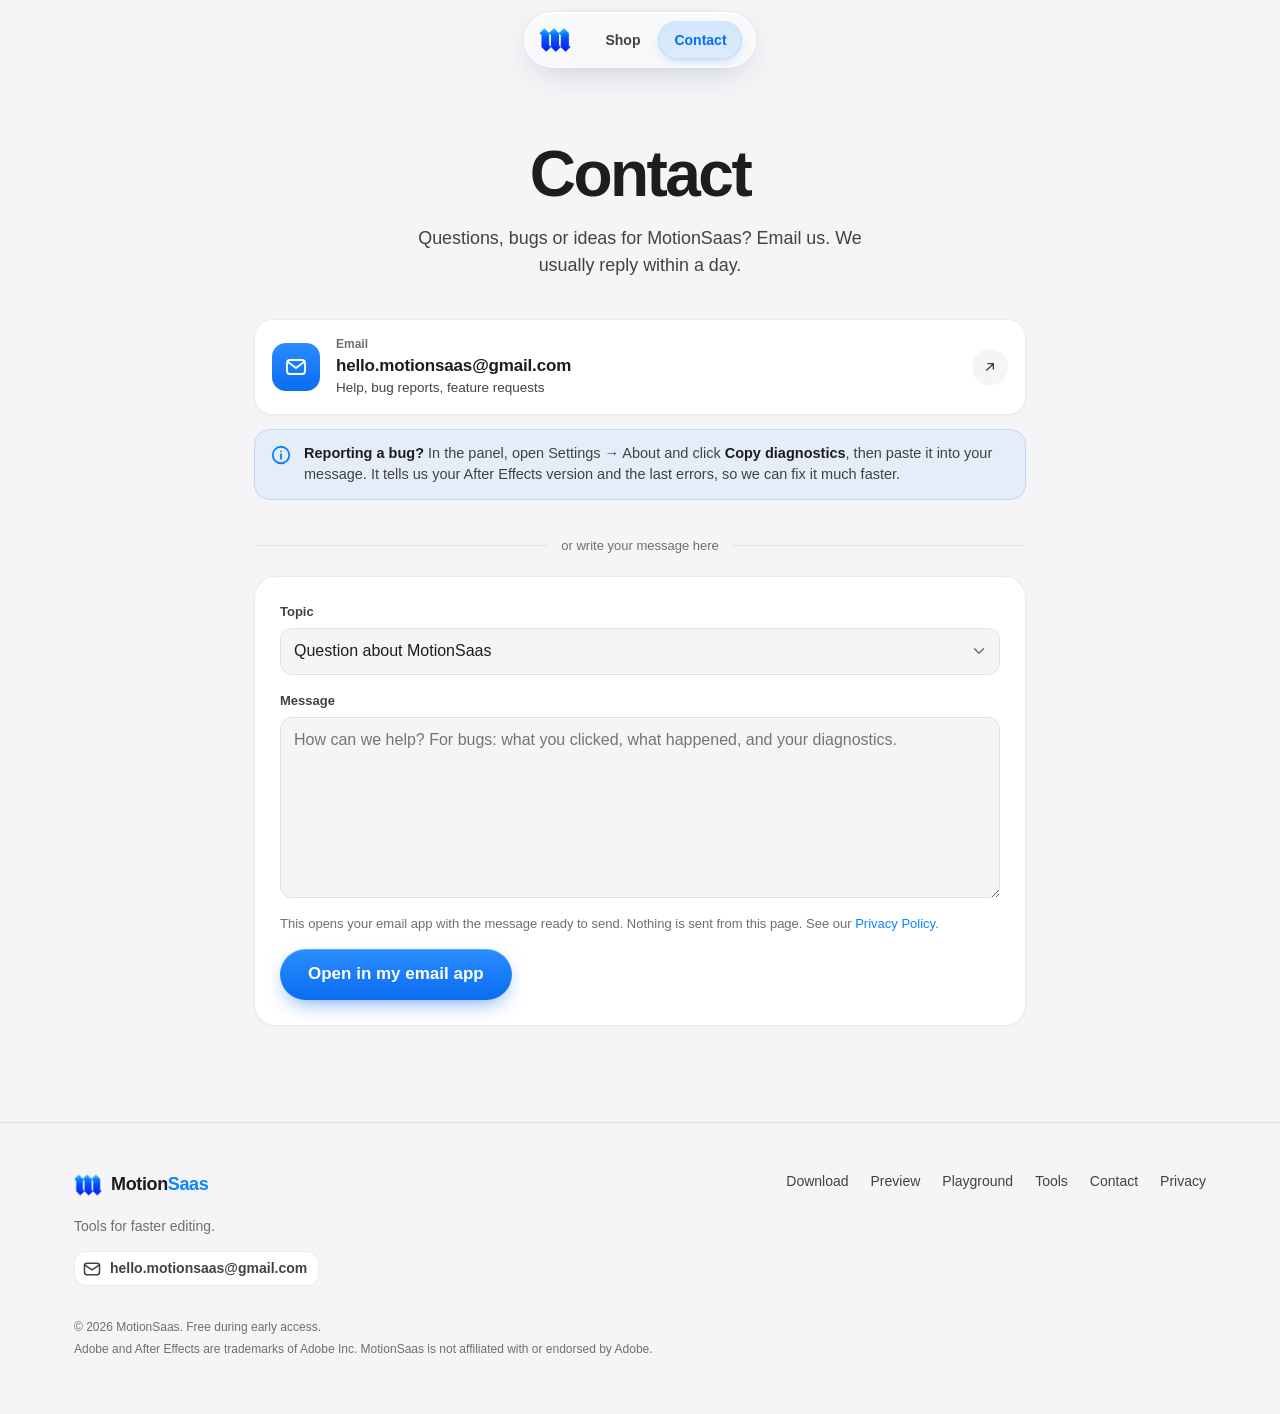
<file: contact/index.html>
<!DOCTYPE html>
<html lang="en"><head>
  <meta charset="utf-8">
  <!-- security: scripts/site-csp.js -->
  <meta http-equiv="Content-Security-Policy" content="default-src 'self'; script-src 'self' 'sha256-U1ue9CceuxxHoQlvimByeW6vIlwy1haCnNXGG86pFhM='; style-src 'self' 'unsafe-inline'; img-src 'self' data:; media-src 'self'; font-src 'self' data:; connect-src 'self'; worker-src 'self'; frame-src 'self'; object-src 'none'; base-uri 'self'; form-action 'self' mailto:; upgrade-insecure-requests">
  <meta name="referrer" content="strict-origin-when-cross-origin">
  <!-- /security -->
  <!-- Old address: forwards to https://hellomotionsaas-coder.github.io/contact.html so there's only one copy of the page to keep up to date. -->
  <title>Contact — MotionSaas</title>
  <link rel="canonical" href="https://hellomotionsaas-coder.github.io/contact.html">
  <meta name="robots" content="noindex">
  <meta http-equiv="refresh" content="0; url=../contact.html">
  <script>location.replace("../contact.html" + location.hash);</script>
</head>
<body><p><a href="../contact.html">Continue to Contact — MotionSaas</a></p></body></html>
</file>
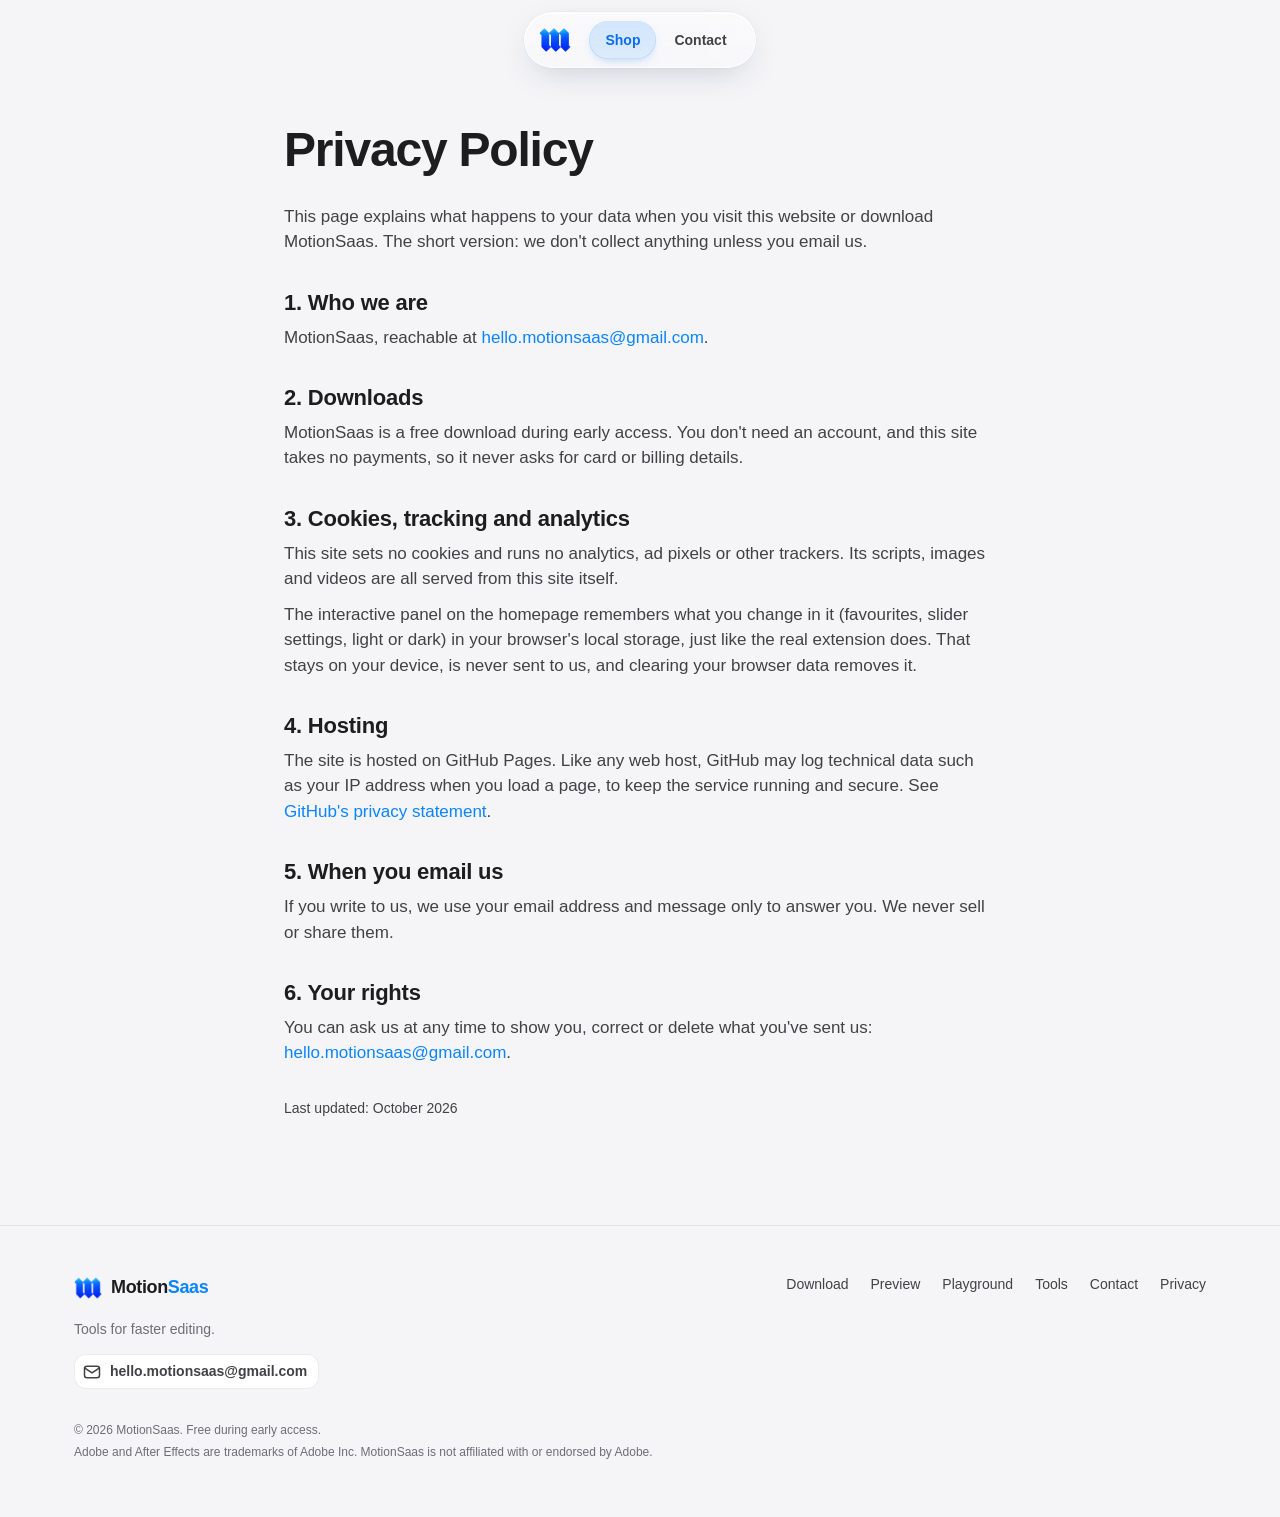
<file: privacy/index.html>
<!DOCTYPE html>
<html lang="en"><head>
  <meta charset="utf-8">
  <!-- security: scripts/site-csp.js -->
  <meta http-equiv="Content-Security-Policy" content="default-src 'self'; script-src 'self' 'sha256-dU18E+r0U3nV6T6IU1VkxK+d/AhaExcemVmBaJ/Zcb8='; style-src 'self' 'unsafe-inline'; img-src 'self' data:; media-src 'self'; font-src 'self' data:; connect-src 'self'; worker-src 'self'; frame-src 'self'; object-src 'none'; base-uri 'self'; form-action 'self' mailto:; upgrade-insecure-requests">
  <meta name="referrer" content="strict-origin-when-cross-origin">
  <!-- /security -->
  <!-- Old address: forwards to https://hellomotionsaas-coder.github.io/privacy.html so there's only one copy of the page to keep up to date. -->
  <title>Privacy — MotionSaas</title>
  <link rel="canonical" href="https://hellomotionsaas-coder.github.io/privacy.html">
  <meta name="robots" content="noindex">
  <meta http-equiv="refresh" content="0; url=../privacy.html">
  <script>location.replace("../privacy.html" + location.hash);</script>
</head>
<body><p><a href="../privacy.html">Continue to Privacy — MotionSaas</a></p></body></html>
</file>
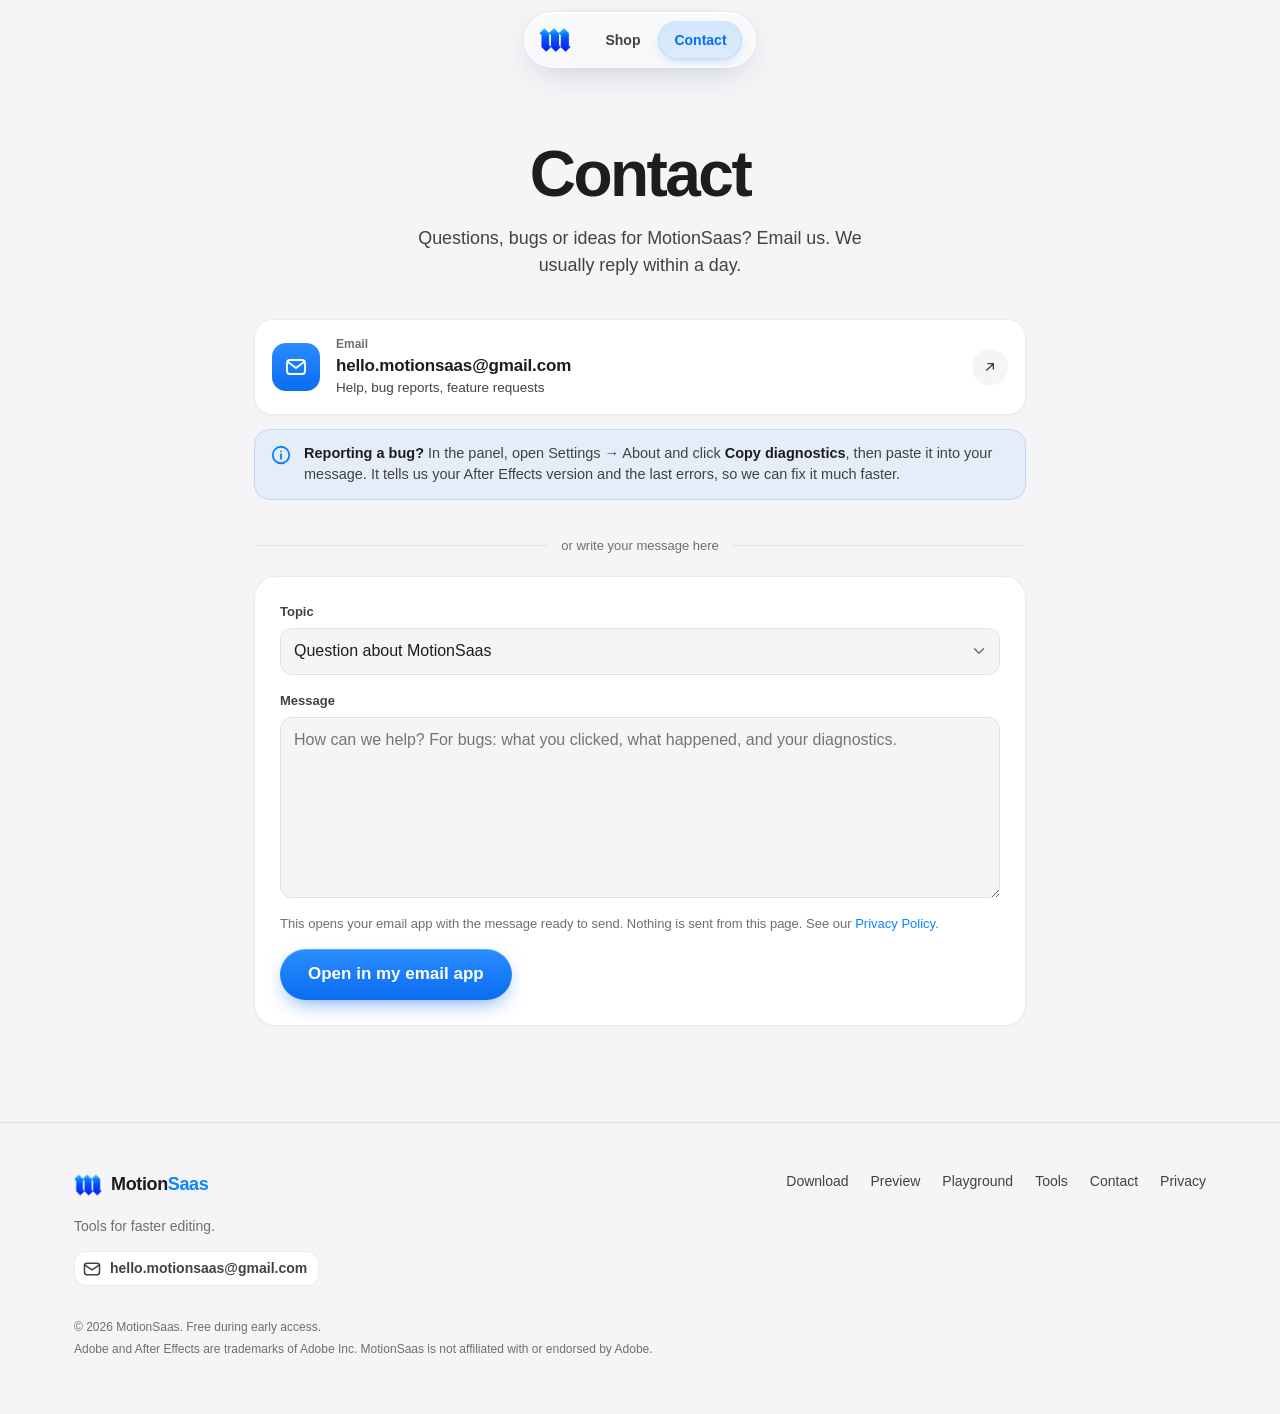
<file: contact/thanks/index.html>
<!DOCTYPE html>
<html lang="en"><head>
  <meta charset="utf-8">
  <!-- security: scripts/site-csp.js -->
  <meta http-equiv="Content-Security-Policy" content="default-src 'self'; script-src 'self' 'sha256-KrR0UZnyd1h44NqBRPu5Bk6hnN9xFu5y8Jt1CjIViSU='; style-src 'self' 'unsafe-inline'; img-src 'self' data:; media-src 'self'; font-src 'self' data:; connect-src 'self'; worker-src 'self'; frame-src 'self'; object-src 'none'; base-uri 'self'; form-action 'self' mailto:; upgrade-insecure-requests">
  <meta name="referrer" content="strict-origin-when-cross-origin">
  <!-- /security -->
  <!-- Old address: forwards to https://hellomotionsaas-coder.github.io/contact.html so there's only one copy of the page to keep up to date. -->
  <title>Contact — MotionSaas</title>
  <link rel="canonical" href="https://hellomotionsaas-coder.github.io/contact.html">
  <meta name="robots" content="noindex">
  <meta http-equiv="refresh" content="0; url=../../contact.html">
  <script>location.replace("../../contact.html" + location.hash);</script>
</head>
<body><p><a href="../../contact.html">Continue to Contact — MotionSaas</a></p></body></html>
</file>
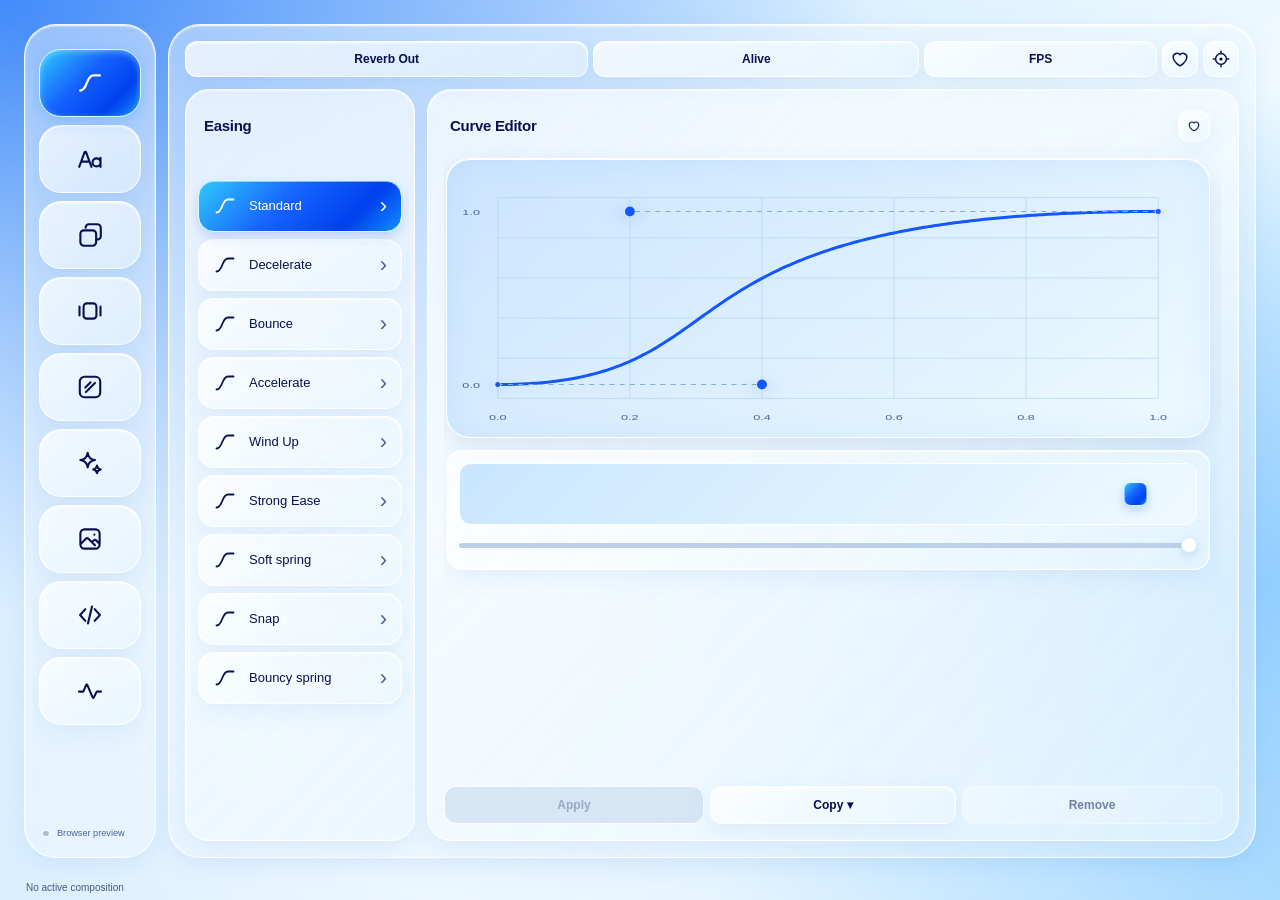
<file: demo/studio/index.html>
<!DOCTYPE html><html lang="en"><head>
  <meta name="robots" content="noindex">
  <meta charset="utf-8">
  <!-- security: scripts/site-csp.js -->
  <meta http-equiv="Content-Security-Policy" content="default-src 'self'; script-src 'self'; style-src 'self' 'unsafe-inline'; img-src 'self' data:; media-src 'self'; font-src 'self' data:; connect-src 'self'; worker-src 'self'; frame-src 'self'; object-src 'none'; base-uri 'self'; form-action 'self' mailto:; upgrade-insecure-requests">
  <meta name="referrer" content="strict-origin-when-cross-origin">
  <!-- /security -->
  <meta name="viewport" content="width=device-width,initial-scale=1">
  <title>MotionSaaS Studio</title>
  <link rel="stylesheet" href="css/final-ui.css">
  <link rel="stylesheet" href="css/warm-theme.css">
  <link rel="stylesheet" href="css/profile.css">
  <link rel="stylesheet" href="css/fixes.css">
  <link rel="stylesheet" href="css/polish.css">
  <link rel="stylesheet" href="css/dark.css">
  <link rel="stylesheet" href="../css/studio-extra.css">

</head>
<body class="ms-studio">
  <input id="property-select" type="hidden" value="">
  <header class="app-header">
    <div class="brand"><span class="brand-mark">M</span><div><strong>MotionSaaS <span>Studio</span></strong><small>Motion tools for After Effects</small></div></div>
    <div class="slogan" aria-label="Better Motion, Happier Edits">Better<br>Motion<br>Happier<br>Edits <b>♡</b></div>
    <div class="connection-pill"><i id="connection-dot"></i><small id="connection">Connecting…</small></div>
  </header>

  <div class="workspace">
    <nav class="nav-bar" aria-label="Categories">
      <div class="rail-brand" aria-hidden="true"><span>MS</span></div>
      <div id="tabs" class="tabs"></div>
      <div class="rail-spacer"></div>
      <button id="nav-mode" type="button" class="nav-mode" aria-label="Use dark mode" title="Use dark mode" aria-pressed="false">◐</button>
    </nav>

    <div class="content-column">
      <div class="toolbar">
        <div class="alive-control" id="alive-control">
          <button id="alive-button" type="button" class="soft-button alive-button" aria-expanded="false" title="Alive — Add soft follow-through"><span>Alive</span></button>
          <section id="alive-popover" class="alive-popover" hidden="" aria-label="Alive controls">
            <header><strong>Alive</strong><input type="checkbox" data-alive="enabled" checked="" hidden="" aria-hidden="true"><button type="button" data-alive-close="" aria-label="Close Alive">×</button></header>
            <label title="How much the shape stretches with speed and squashes when it stops.">Squash &amp; Stretch <small class="alive-hint">How strongly the shape reacts to motion</small><span><input type="range" min="0" max="100" step="1" data-alive="amount"><output data-alive-value="amount"></output></span></label>
            <label title="Low: firm and quick. High: soft body with a slower, bigger wobble.">Jelly <small class="alive-hint">Firm and quick ↔ soft and slow</small><span><input type="range" min="0" max="100" step="1" data-alive="softness"><output data-alive-value="softness"></output></span></label>
            <label title="How fast the wobble dies out after the layer stops.">Settle <small class="alive-hint">Long wobble ↔ stops at once</small><span><input type="range" min="0" max="100" step="1" data-alive="damping"><output data-alive-value="damping"></output></span></label>
            
            <p class="alive-howto">Select the animated layer (not its keyframes) and press Apply. Works on shape layers with Position, Scale or Rotation animation.</p>
            <output data-alive-status="" role="status"></output>
            <footer><button type="button" data-alive-remove="">Remove Alive</button><button type="button" data-alive-repair="" hidden="">Repair</button><button type="button" data-alive-bake="" hidden="">Bake 2.0</button><button type="button" data-alive-apply="" class="primary">Apply</button></footer>
          </section>
        </div>
        <details class="fps-control" id="fps-control"><summary title="Frame rate for selected layers">FPS</summary><div class="fps-popover"><header><strong>Layer FPS</strong><button type="button" id="fps-close" aria-label="Close FPS">×</button></header><label for="fps-range">Layer frame rate <output id="fps-value">12 fps</output></label><input id="fps-range" type="range" min="1" max="60" step="1" value="12" aria-label="Layer FPS"><div class="fps-actions"><button type="button" id="fps-reset">Reset</button><button type="button" id="fps-apply">Apply to layer</button></div></div></details>
        <button id="favorites" class="soft-button" aria-pressed="false"><span class="button-icon">★</span><span>Favorites</span></button>
        <button id="library" class="soft-button" aria-label="Center anchor point" title="Center anchor point"><span class="button-icon">⌾</span><span>Center anchor</span></button>
      </div>

      <main>
        <aside class="preset-panel"><div class="panel-label">Curve presets</div><div id="presets" aria-label="Presets"></div></aside>
        <article>
          <div class="workspace-scroll">
            <div class="title"><div><span class="eyebrow" id="category-label">Preset</span><h1 id="name"></h1></div><button id="favorite" class="icon-button" aria-label="Toggle favorite">☆</button></div>
            <p id="description" hidden=""></p>
            <div class="preview-card"><div class="preview"><canvas id="preview" width="600" height="320" aria-label="Animation preview"></canvas></div></div>
            <section id="curve-editor" class="curve-card" hidden=""><div class="section-title"><span>Curve editor</span><small>Drag the blue handles</small></div><svg id="curve" viewBox="0 0 300 180" role="img" aria-label="Drag curve handles"><path id="curve-line"></path><line id="handle-a"></line><line id="handle-b"></line><ellipse id="point-a" data-curve-marker="5"></ellipse><ellipse id="point-b" data-curve-marker="5"></ellipse><text x="8" y="174">0.0</text><text x="8" y="102">0.5</text><text x="8" y="28">1.0</text><text x="20" y="178">0.0</text><text x="145" y="178">0.5</text><text x="278" y="178">1.0</text></svg></section>
            <section id="easing-tools" class="easing-tools" hidden=""><div class="mini-preview"><div id="easing-motion" aria-label="Animated curve preview"><i id="easing-start"></i><i id="easing-end"></i><b id="easing-dot"></b></div><input id="mini-progress" type="range" min="0" max="100" value="0" aria-label="Preview progress"></div><div class="ease-transfer"><label>Paste mode<select id="ease-mode"><option value="both">Influence + Speed</option><option value="influence">Influence only</option><option value="speed">Speed only</option></select></label><label class="compact-check"><input id="ease-mirror" type="checkbox"> Mirror</label><button id="copy-ease" type="button">Copy Ease</button><button id="paste-ease" type="button">Paste Ease</button></div></section>
            <section class="parameters-card"><div class="section-title"><span>Controls</span></div><form id="params"></form></section>
            
            <details class="bake-options" hidden=""><summary>Bake settings</summary><div><label>Range<select id="bake-range"><option value="work-area">Work area</option><option value="layer">Layer range</option><option value="selected">Selected keys</option></select></label><label>Quality<select id="bake-quality"><option value="balanced">Balanced</option><option value="precise">Precise</option><option value="draft">Draft</option></select></label><label>Tolerance %<input id="bake-tolerance" type="number" min="0.001" max="10" step="0.05" value="0.35"></label></div><small>Only MotionSaaS expressions are removed. Other expressions are preserved.</small></details>
            <div class="actions" hidden=""><button id="copy-setup" class="soft-button"><span class="button-icon">⧉</span><span>Copy setup</span></button><button id="paste-setup" class="soft-button"><span class="button-icon">↳</span><span>Paste setup</span></button><button id="bake" class="soft-button"><span class="button-icon">✦</span><span>Bake 2.0</span></button><button id="diagnose" class="soft-button"><span class="button-icon">◇</span><span>Diagnose</span></button><button id="repair" class="soft-button"><span class="button-icon">↻</span><span>Repair safe issues</span></button><button id="remove" class="soft-button"><span class="button-icon">×</span><span>Remove current</span></button><button id="remove-all-text" class="soft-button"><span class="button-icon">×</span><span>Remove all Text</span></button></div>
            <label class="replace" hidden=""><span class="switch"><input id="replace" type="checkbox"><i></i></span><span>Replace conflicts</span></label>
          </div>
          <div class="apply-row"><small id="apply-hint" hidden="">Select a layer in After Effects, then Apply.</small><button id="apply" type="button" class="primary">Apply</button></div><output id="status" role="status"></output>
        </article>
      </main>
    </div>
  </div>

  <div id="toast" role="status" aria-live="polite"></div>
  <footer id="context">No active composition</footer>
  <script src="shim.js"></script>
  <script src="js/panel.js"></script>
  <script src="../js/ms-tint.js"></script>
  <script src="../js/ms-palette-core.js"></script>
  <script src="studio-tools.js"></script>
  <script src="legacy.js"></script>
  <script src="../js/ms-motion.js"></script>


</body></html>
</file>
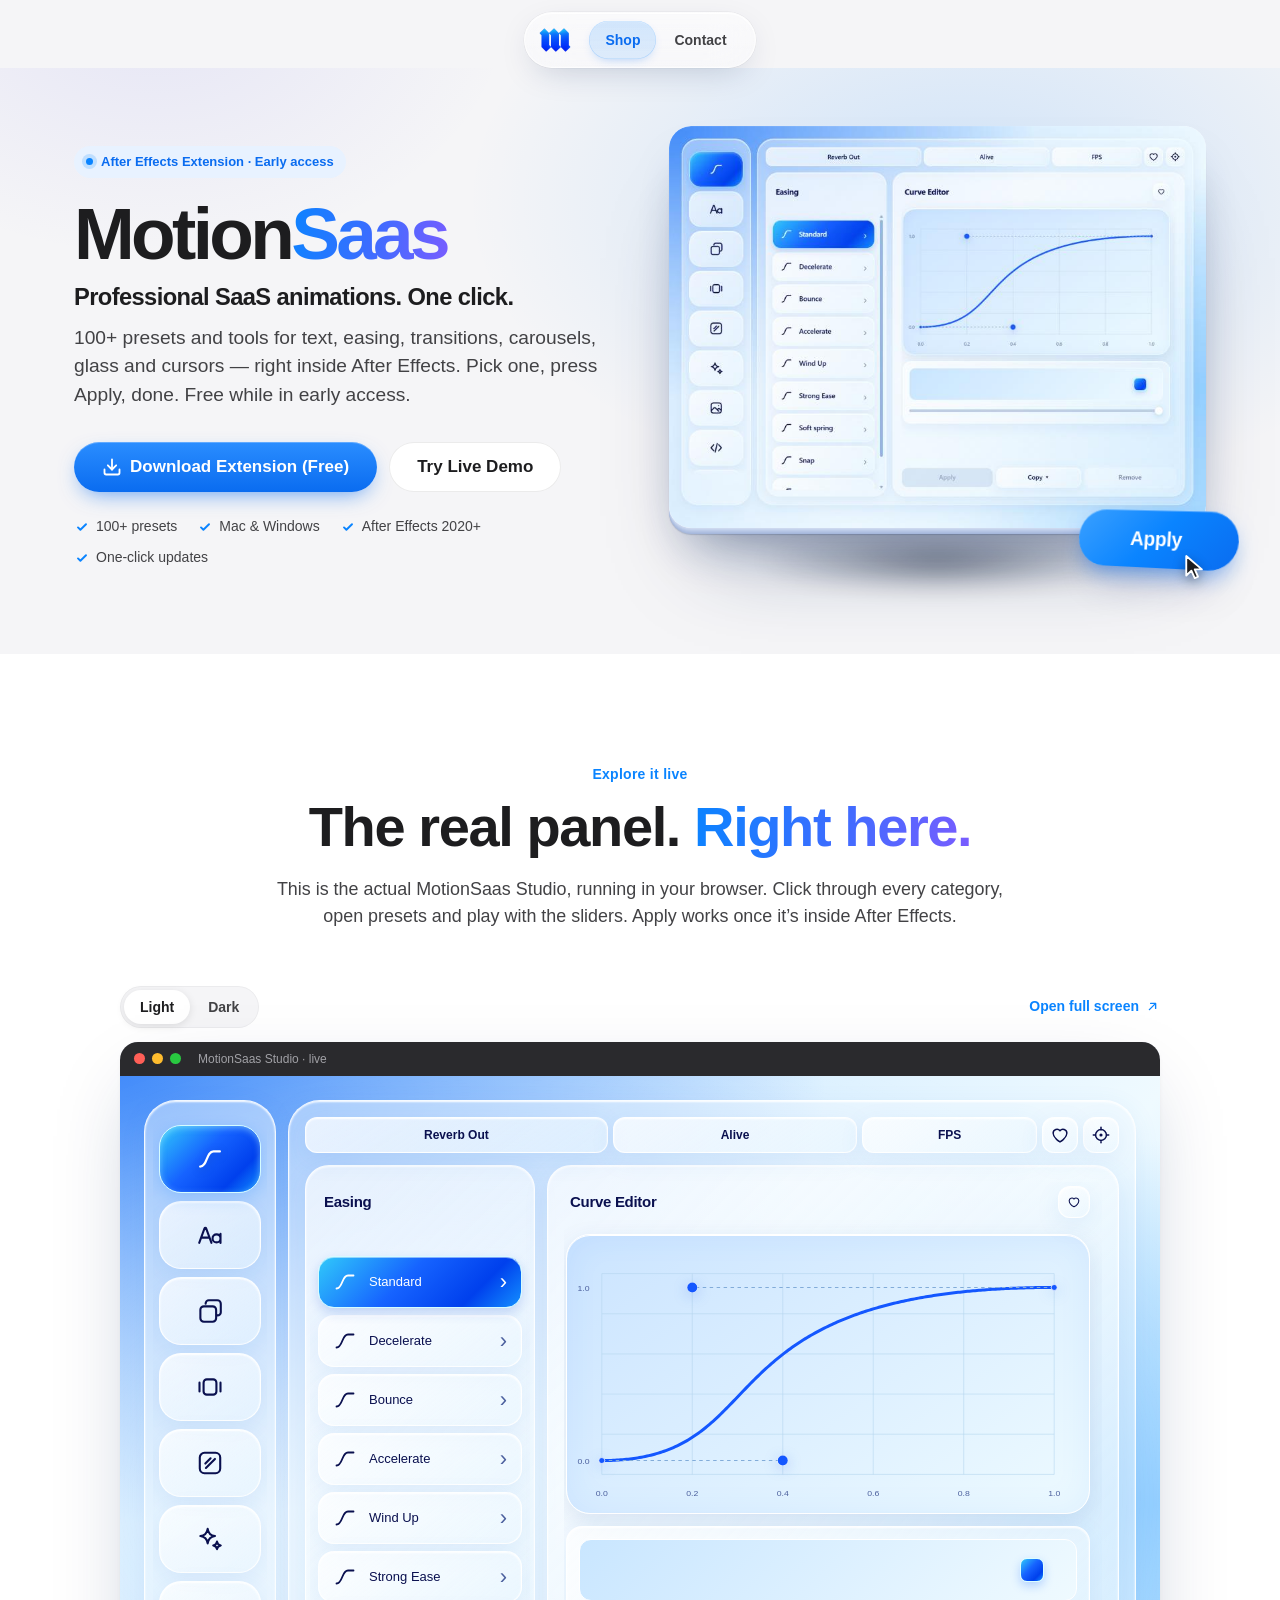
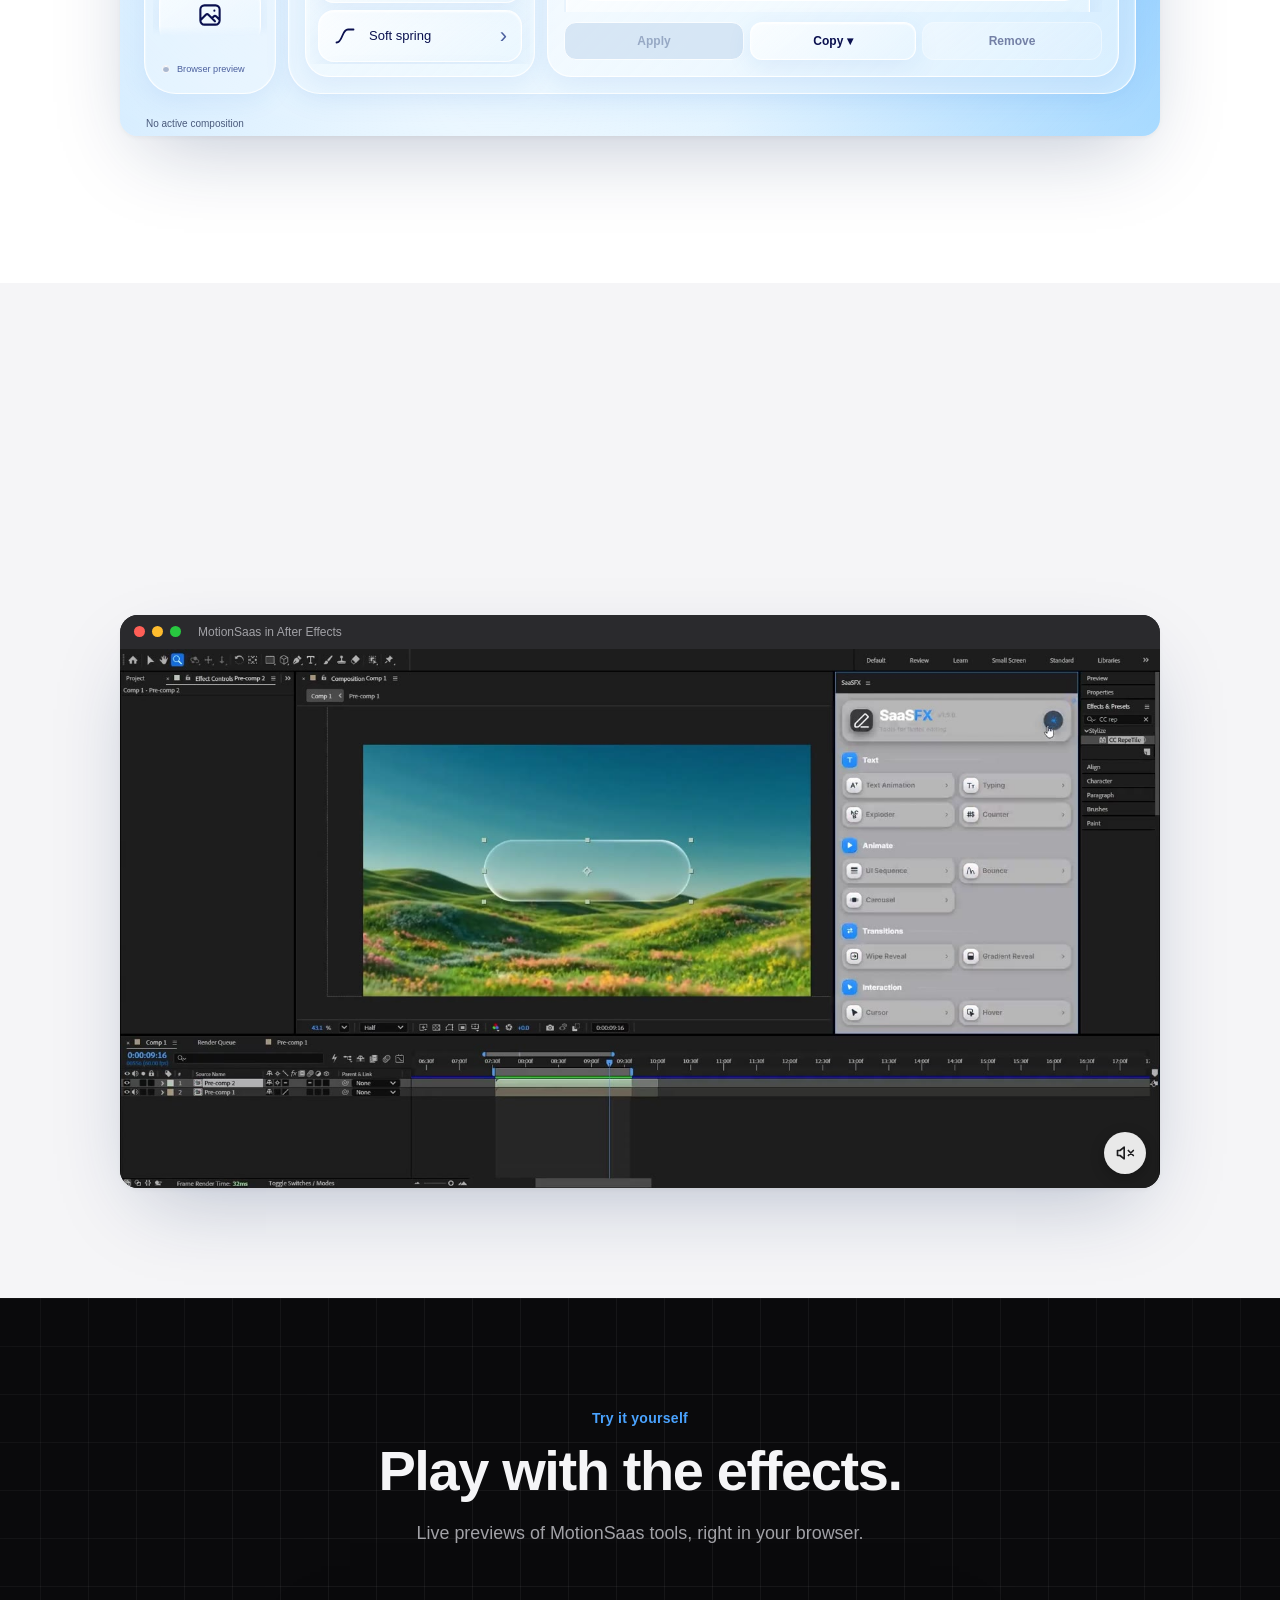
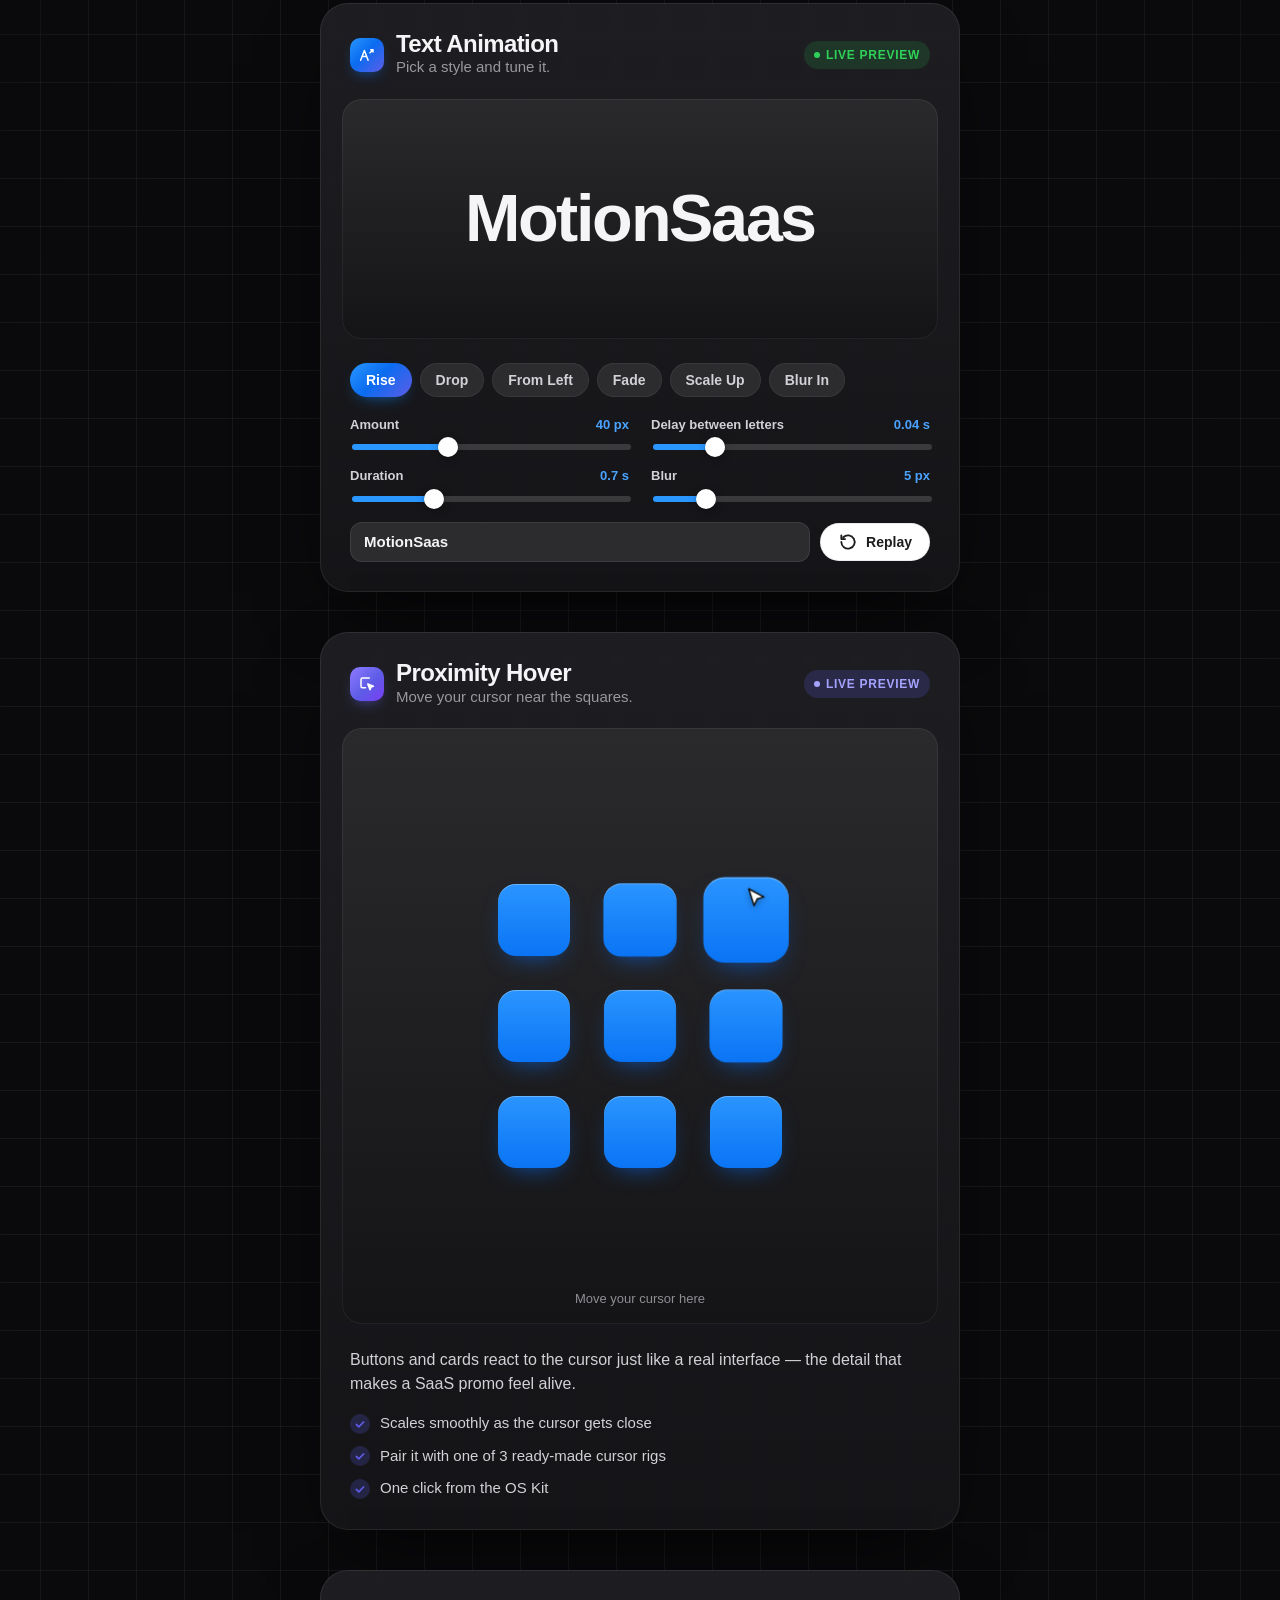
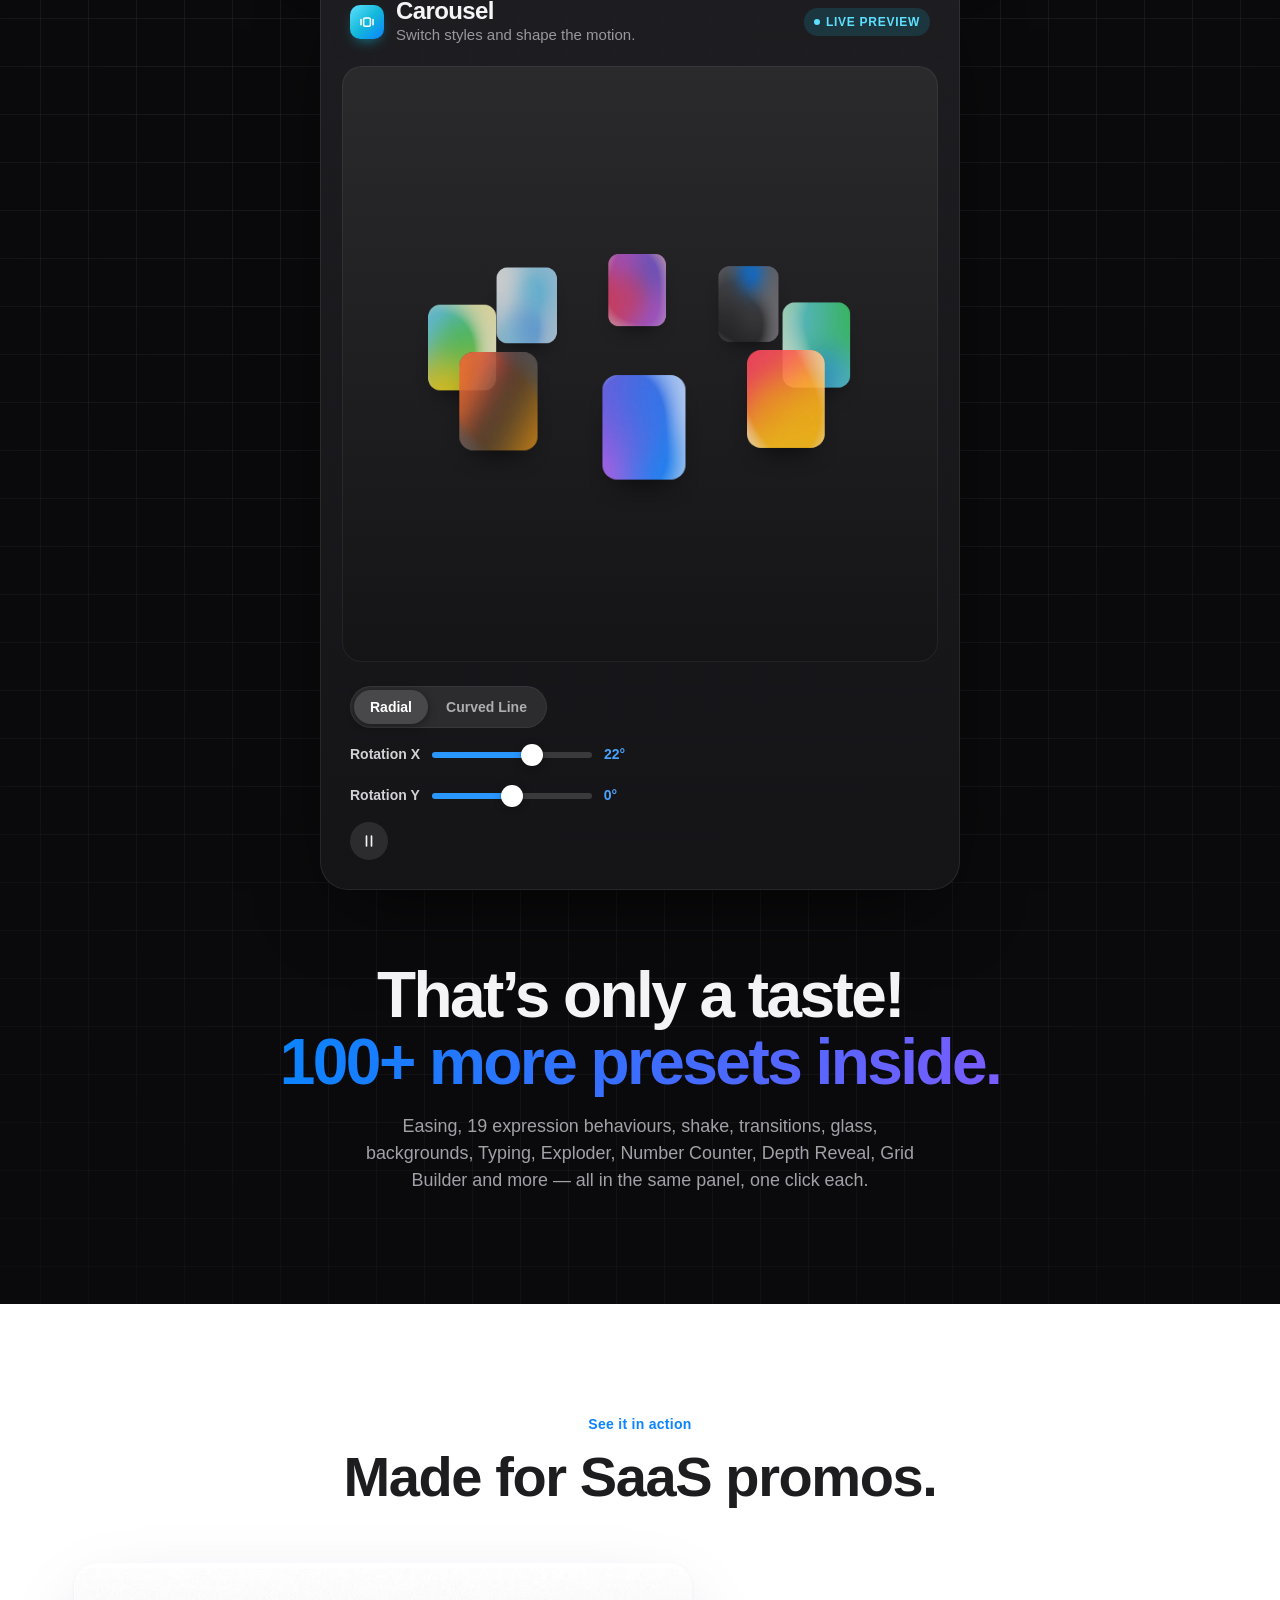
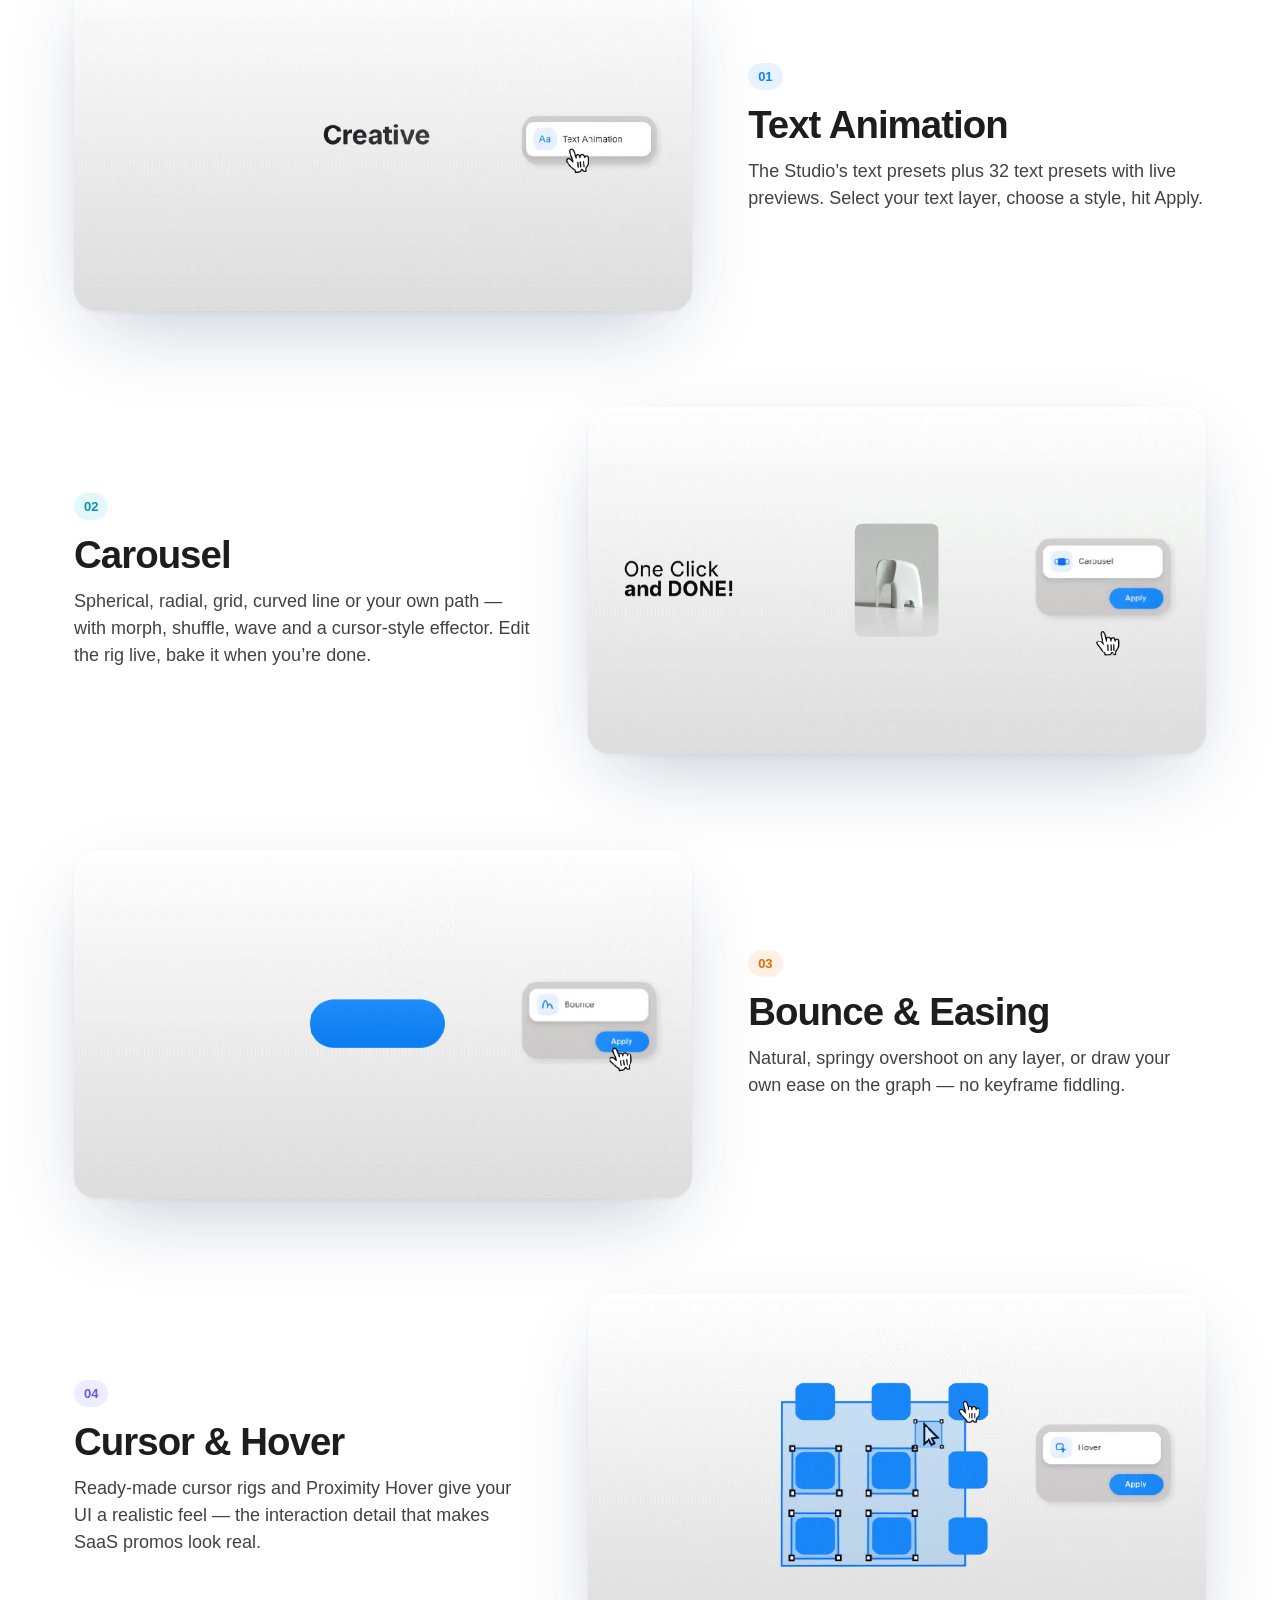
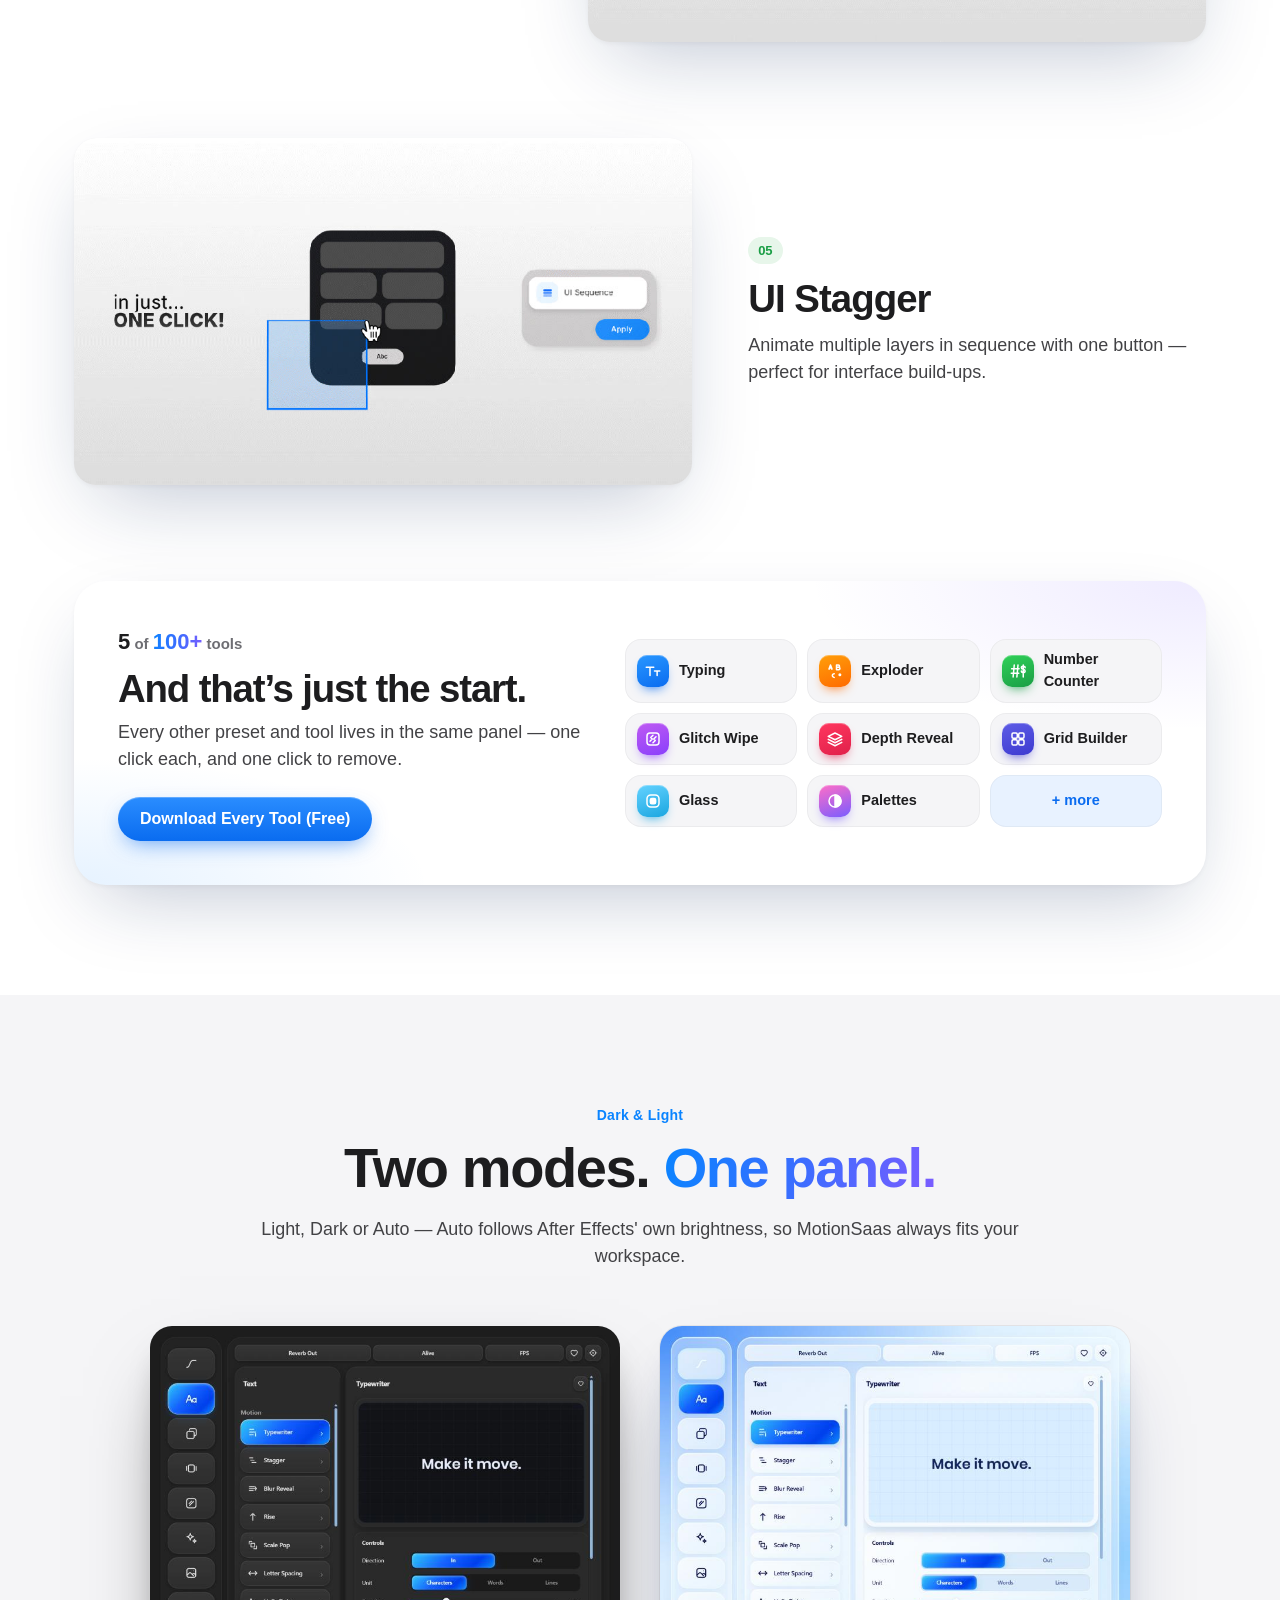
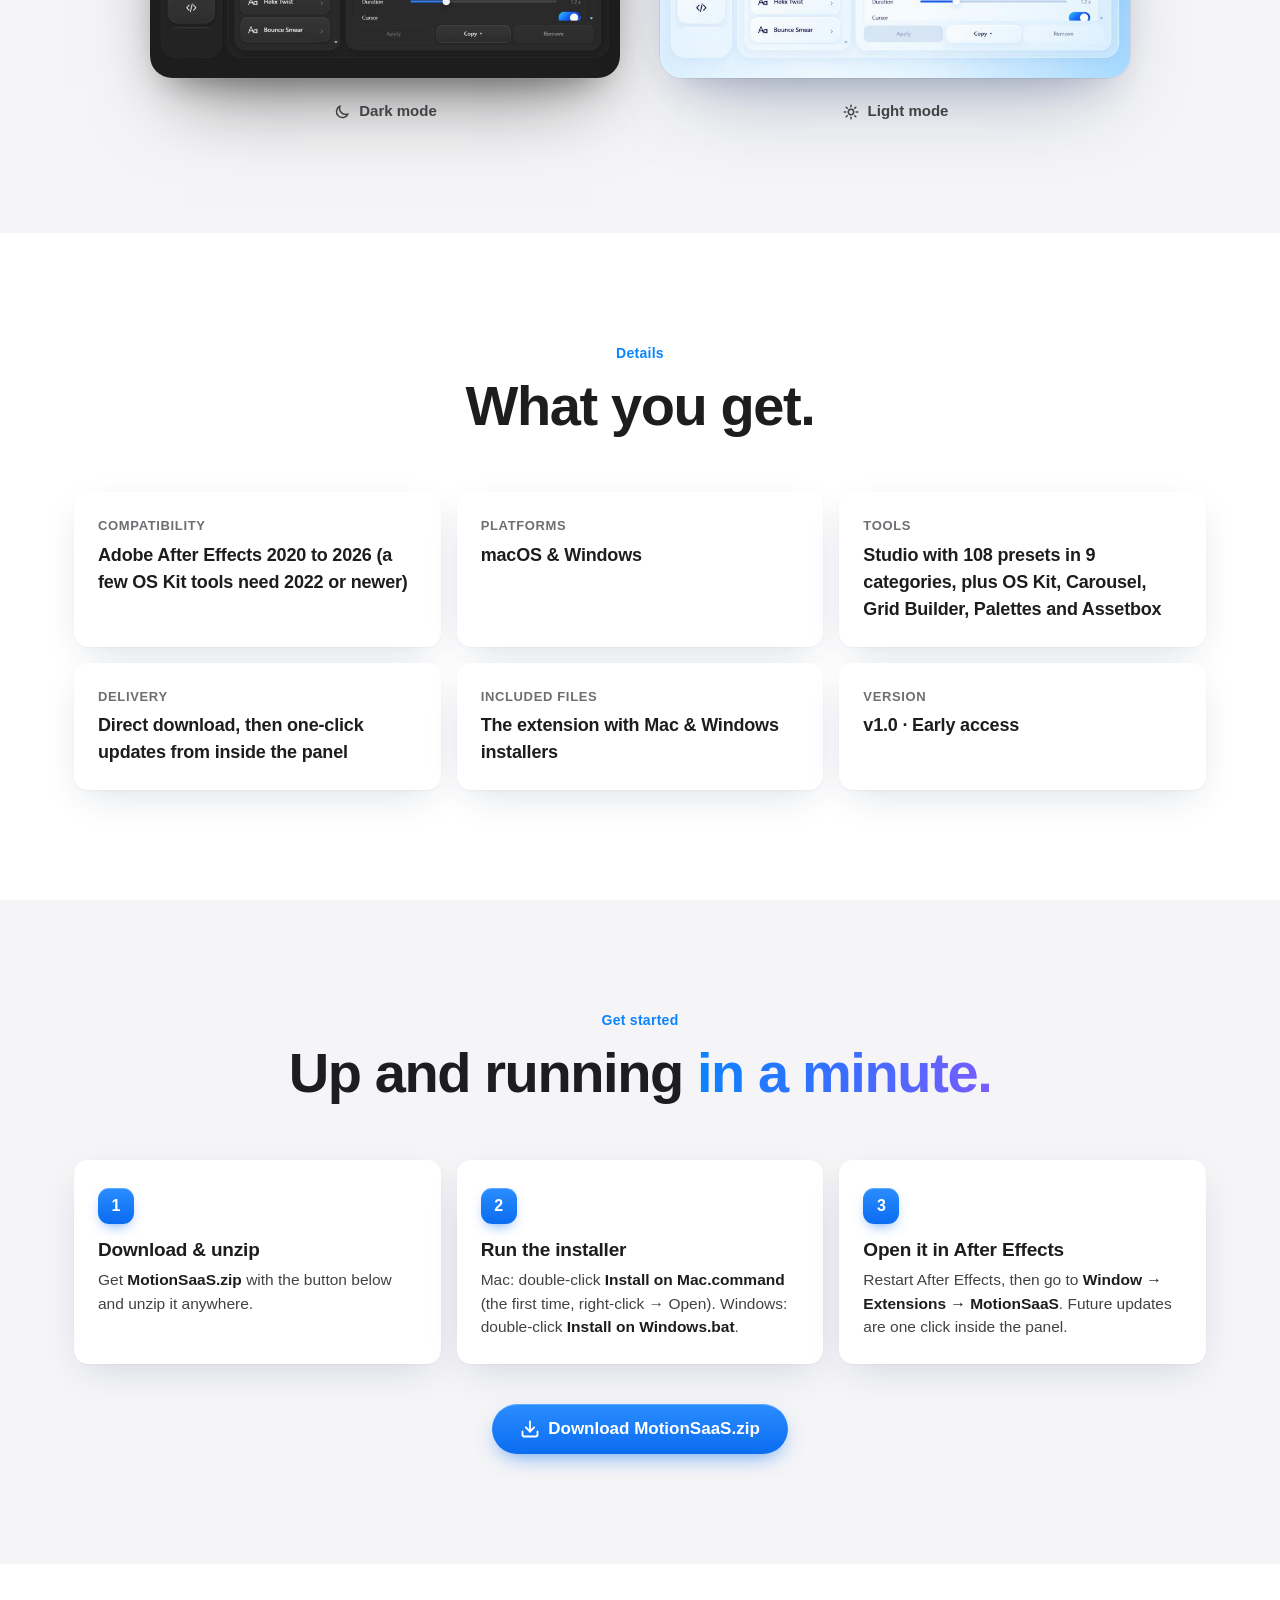
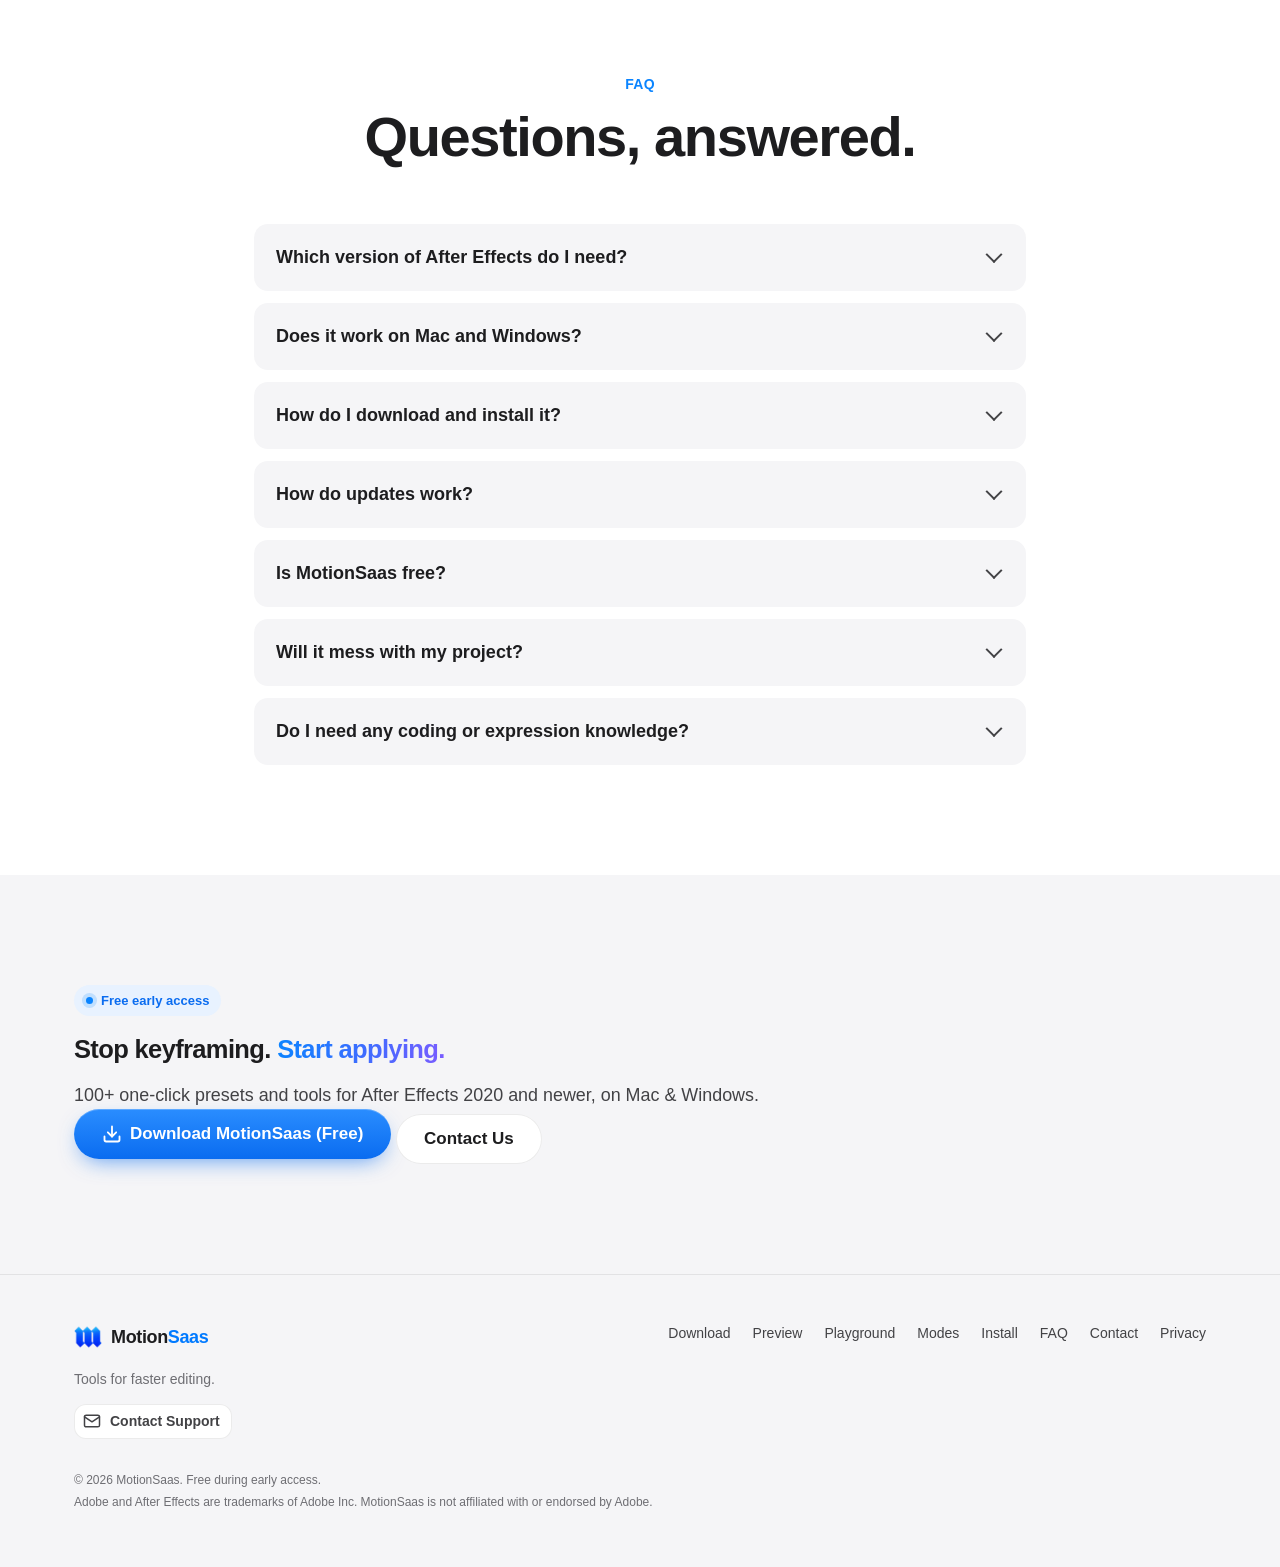
<file: products/motionsaas/index.html>
<!DOCTYPE html>
<html lang="en"><head>
  <meta charset="utf-8">
  <!-- security: scripts/site-csp.js -->
  <meta http-equiv="Content-Security-Policy" content="default-src 'self'; script-src 'self' 'sha256-M7bJB1/PHPXU/X4IVbupILJe0qx+ZnJVQHgcsiFikPg='; style-src 'self' 'unsafe-inline'; img-src 'self' data:; media-src 'self'; font-src 'self' data:; connect-src 'self'; worker-src 'self'; frame-src 'self'; object-src 'none'; base-uri 'self'; form-action 'self' mailto:; upgrade-insecure-requests">
  <meta name="referrer" content="strict-origin-when-cross-origin">
  <!-- /security -->
  <!-- Old product URL: sends visitors to the homepage so there's only one copy of it to keep up to date. -->
  <title>MotionSaas</title>
  <link rel="canonical" href="https://hellomotionsaas-coder.github.io/">
  <meta name="robots" content="noindex">
  <meta http-equiv="refresh" content="0; url=../../">
  <script>location.replace('../../' + location.hash);</script>
</head>
<body><p><a href="../../">Go to MotionSaas</a></p></body></html>
</file>
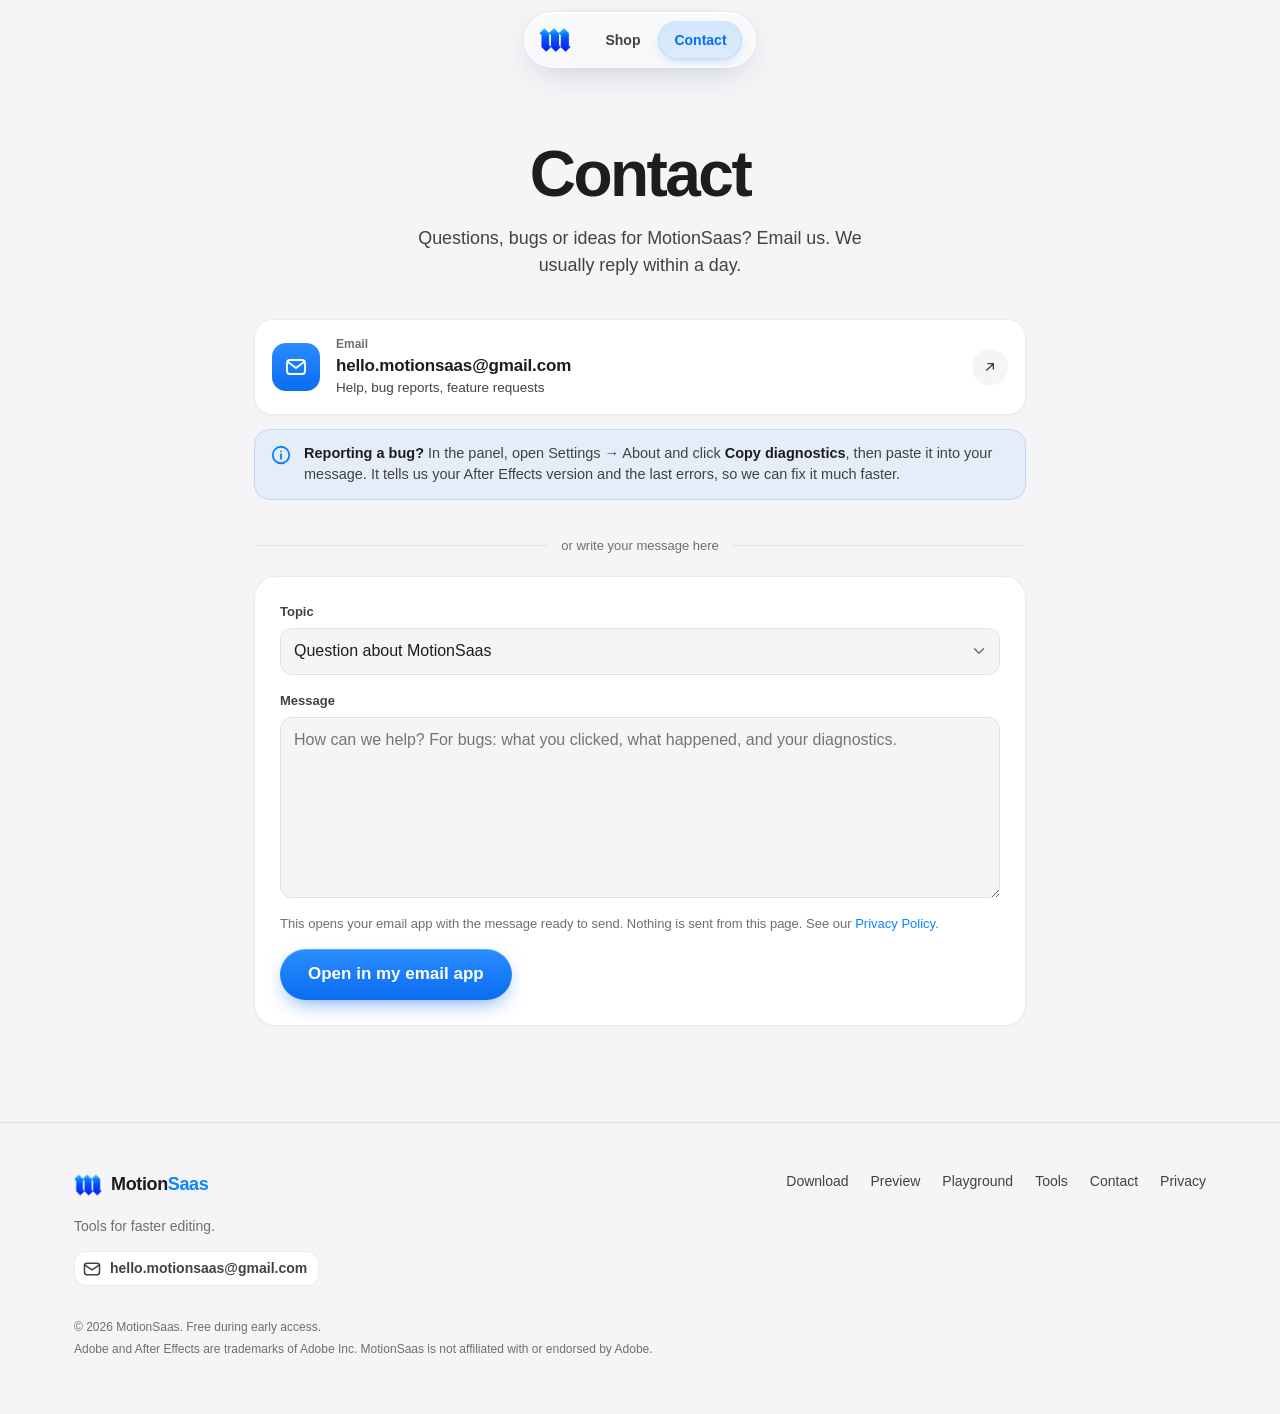
<file: contact.html>
<!doctype html>
<html lang="en" class="no-js">
<head>
  <meta charset="utf-8">
  <!-- security: scripts/site-csp.js -->
  <meta http-equiv="Content-Security-Policy" content="default-src 'self'; script-src 'self' 'sha256-dFqnkix/KyuQ/tR3B/FYwRtcbWXrtRW7VdscV/VFsmc='; style-src 'self' 'unsafe-inline'; img-src 'self' data:; media-src 'self'; font-src 'self' data:; connect-src 'self'; worker-src 'self'; frame-src 'self'; object-src 'none'; base-uri 'self'; form-action 'self' mailto:; upgrade-insecure-requests">
  <meta name="referrer" content="strict-origin-when-cross-origin">
  <!-- /security -->
  <script>document.documentElement.classList.remove('no-js')</script>
  <meta name="viewport" content="width=device-width, initial-scale=1, viewport-fit=cover">
  <title>Contact — MotionSaas | Motion Saas</title>
  <meta name="description" content="Questions, bugs or ideas for MotionSaas? Email hello.motionsaas@gmail.com. We usually reply within a day.">
  <meta name="theme-color" content="#f5f5f7">
  <link rel="icon" href="images/favicon.png" type="image/png" sizes="64x64">
  <link rel="icon" href="images/favicon-32.png" type="image/png" sizes="32x32">
  <link rel="apple-touch-icon" href="images/apple-touch-icon.png">
  <link rel="canonical" href="https://hellomotionsaas-coder.github.io/contact.html">
  <meta property="og:url" content="https://hellomotionsaas-coder.github.io/contact.html">
  <meta property="og:type" content="website">
  <meta property="og:site_name" content="MotionSaas">
  <meta property="og:title" content="Contact — MotionSaas | Motion Saas">
  <meta property="og:description" content="Reach MotionSaas support by email or with the contact form.">
  <meta property="og:image" content="https://hellomotionsaas-coder.github.io/images/studio-easing.png">
  <meta property="og:image:width" content="800">
  <meta property="og:image:height" content="600">
  <meta name="twitter:image" content="https://hellomotionsaas-coder.github.io/images/studio-easing.png">
  <link rel="stylesheet" href="css/site.css?v=202610290100">
  <link rel="stylesheet" href="css/contact.css?v=202610290100">
  <script src="js/site.js?v=202610290100" defer></script>
  <script src="js/contact.js?v=202610290100" defer></script>
  <meta name="twitter:card" content="summary_large_image">
</head>
<body>
<header class="nav" id="top">
  <div class="nav__pill">
    <a href="./" class="brand" aria-label="MotionSaas">
      <img class="brand__logo" src="images/logo.webp" width="32" height="32" alt="MotionSaas">
    </a>
    <nav class="nav__links" aria-label="Main">
      <a href="./">Shop</a>
      <a href="contact.html" class="is-on" aria-current="page">Contact</a>
    </nav>
  </div>
</header>

<main class="contact">
  <section class="contact__head">
    <div class="container">
      <h1>Contact</h1>
      <p>Questions, bugs or ideas for MotionSaas? Email us. We usually reply within a day.</p>
    </div>
  </section>

  <section class="container container--narrow">
    <div class="channels">
      <a class="channel" href="mailto:hello.motionsaas@gmail.com?subject=MotionSaas">
        <span class="channel__ic channel__ic--mail"><svg viewBox="0 0 24 24" aria-hidden="true"><rect x="3" y="5" width="18" height="14" rx="3"/><path d="m4 7 8 6 8-6"/></svg></span>
        <span class="channel__txt">
          <span class="channel__label">Email</span>
          <strong>hello.motionsaas@gmail.com</strong>
          <span class="channel__hint">Help, bug reports, feature requests</span>
        </span>
        <span class="channel__go" aria-hidden="true"><svg viewBox="0 0 24 24"><path d="M7 17 17 7M9 7h8v8"/></svg></span>
      </a>
    </div>

    <div class="tip">
      <span class="tip__ic" aria-hidden="true"><svg viewBox="0 0 24 24"><circle cx="12" cy="12" r="9"/><path d="M12 11v5M12 8h.01"/></svg></span>
      <p><strong>Reporting a bug?</strong> In the panel, open Settings → About and click <b>Copy diagnostics</b>, then paste it into your message. It tells us your After Effects version and the last errors, so we can fix it much faster.</p>
    </div>

    <p class="contact__or"><span>or write your message here</span></p>

    <form class="cbox" name="contact" data-mail-form="hello.motionsaas@gmail.com" novalidate>
      <label class="cf"><span>Topic</span>
        <select name="topic">
          <option>Question about MotionSaas</option>
          <option>Bug report</option>
          <option>Install or update problem</option>
          <option>Feature request</option>
          <option>Something else</option>
        </select>
      </label>
      <label class="cf"><span>Message</span><textarea name="message" rows="7" required maxlength="4000" placeholder="How can we help? For bugs: what you clicked, what happened, and your diagnostics."></textarea></label>
      <p class="cbox__err" data-mail-err hidden>Please write a message first.</p>
      <p class="cbox__note">This opens your email app with the message ready to send. Nothing is sent from this page. See our <a href="privacy.html">Privacy Policy</a>.</p>
      <button type="submit" class="btn btn--primary btn--lg">Open in my email app</button>
      <p class="cbox__note" data-mail-fallback hidden>Nothing opened? Copy your message and send it to <a href="mailto:hello.motionsaas@gmail.com">hello.motionsaas@gmail.com</a>.</p>
    </form>
  </section>
</main>

<footer class="footer">
  <div class="container footer__inner">
    <div>
      <a href="./" class="brand brand--sm" aria-label="MotionSaas home">
        <img class="brand__logo" src="images/logo.webp" width="30" height="30" alt="MotionSaas Logo">
        <span class="brand__name">Motion<span class="accent">Saas</span></span>
      </a>
      <p class="footer__small">Tools for faster editing.</p>
      <a class="social" href="mailto:hello.motionsaas@gmail.com" aria-label="Email MotionSaas support">
        <svg viewBox="0 0 24 24" aria-hidden="true"><rect x="3" y="5" width="18" height="14" rx="3"></rect><polyline points="3 7 12 13 21 7"></polyline></svg>
        <span>hello.motionsaas@gmail.com</span>
      </a>
    </div>
    <nav class="footer__links" aria-label="Footer">
      <a href="MotionSaaS.zip" download>Download</a>
      <a href="./#demo">Preview</a>
      <a href="./#try">Playground</a>
      <a href="./#modes">Tools</a>
      <a href="contact.html">Contact</a>
      <a href="privacy.html">Privacy</a>
    </nav>
  </div>
  <div class="container footer__legal">
    <p>© <span data-year="">2026</span> MotionSaas. Free during early access.</p>
    <p>Adobe and After Effects are trademarks of Adobe Inc. MotionSaas is not affiliated with or endorsed by Adobe.</p>
  </div>
</footer>
</body>
</html>
</file>
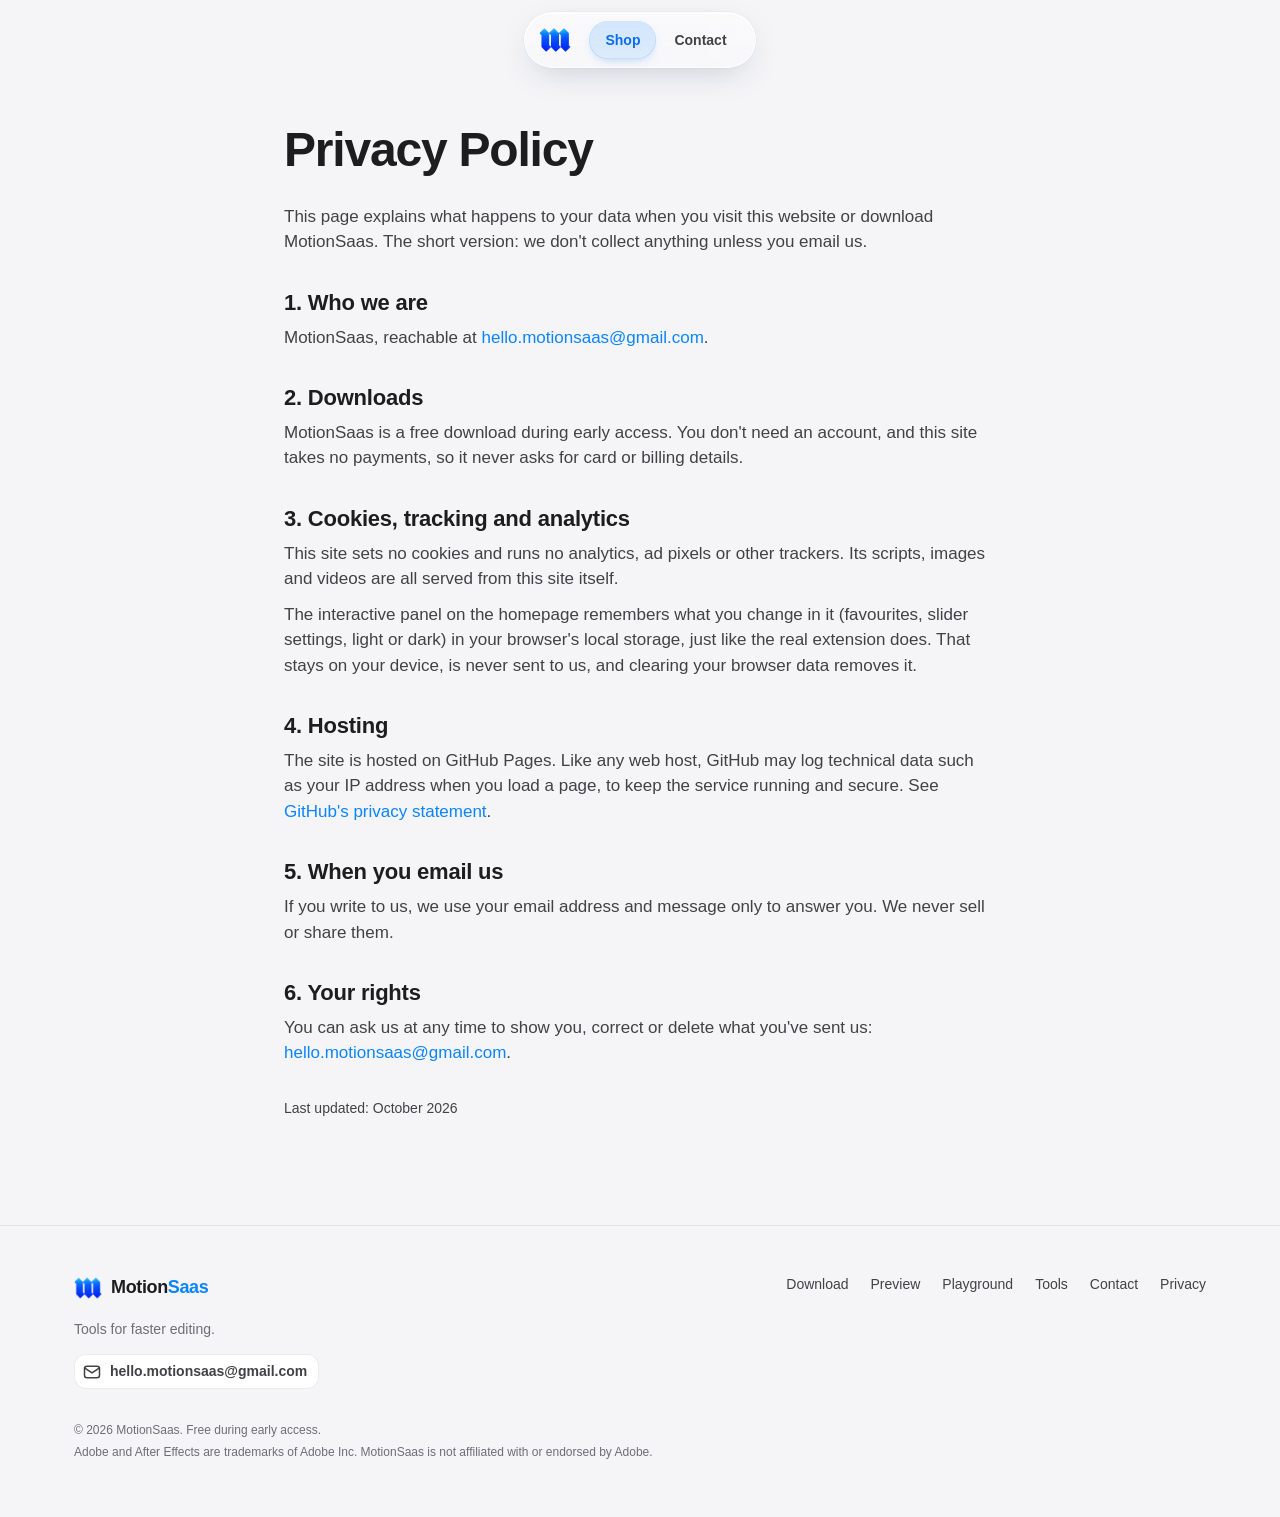
<file: privacy.html>
<!doctype html>
<html lang="en" class="no-js">
<head>
  <meta charset="utf-8">
  <!-- security: scripts/site-csp.js -->
  <meta http-equiv="Content-Security-Policy" content="default-src 'self'; script-src 'self' 'sha256-dFqnkix/KyuQ/tR3B/FYwRtcbWXrtRW7VdscV/VFsmc='; style-src 'self' 'unsafe-inline'; img-src 'self' data:; media-src 'self'; font-src 'self' data:; connect-src 'self'; worker-src 'self'; frame-src 'self'; object-src 'none'; base-uri 'self'; form-action 'self' mailto:; upgrade-insecure-requests">
  <meta name="referrer" content="strict-origin-when-cross-origin">
  <!-- /security -->
  <script>document.documentElement.classList.remove('no-js')</script>
  <meta name="viewport" content="width=device-width, initial-scale=1, viewport-fit=cover">
  <title>Privacy Policy — MotionSaas | Motion Saas</title>
  <meta name="description" content="Privacy Policy of MotionSaas.">
  <meta name="robots" content="noindex">
  <meta name="theme-color" content="#f5f5f7">
  <link rel="icon" href="images/favicon.png" type="image/png" sizes="64x64">
  <link rel="icon" href="images/favicon-32.png" type="image/png" sizes="32x32">
  <link rel="apple-touch-icon" href="images/apple-touch-icon.png">
  <link rel="canonical" href="https://hellomotionsaas-coder.github.io/privacy.html">
  <meta property="og:url" content="https://hellomotionsaas-coder.github.io/privacy.html">
  <meta property="og:type" content="website">
  <meta property="og:site_name" content="MotionSaas">
  <meta property="og:title" content="Privacy Policy — MotionSaas">
  <meta property="og:description" content="Privacy Policy of MotionSaas.">
  <meta property="og:image" content="https://hellomotionsaas-coder.github.io/images/studio-easing.png">
  <meta property="og:image:width" content="800">
  <meta property="og:image:height" content="600">
  <meta name="twitter:image" content="https://hellomotionsaas-coder.github.io/images/studio-easing.png">
  <meta name="twitter:card" content="summary_large_image">
  <link rel="stylesheet" href="css/site.css?v=202610290100">
  <script src="js/site.js?v=202610290100" defer></script>
</head>
<body>
<header class="nav" id="top">
  <div class="nav__pill">
    <a href="./" class="brand" aria-label="MotionSaas">
      <img class="brand__logo" src="images/logo.webp" width="32" height="32" alt="MotionSaas">
    </a>
        <nav class="nav__links" aria-label="Main">
      <a href="./">Shop</a>
      <a href="contact.html">Contact</a>
    </nav>
  </div>
</header>
<main class="legal">
<h1>Privacy Policy</h1>
<p>This page explains what happens to your data when you visit this website or download MotionSaas. The short version: we don't collect anything unless you email us.</p>

<h2>1. Who we are</h2>
<p>MotionSaas, reachable at <a href="mailto:hello.motionsaas@gmail.com">hello.motionsaas@gmail.com</a>.</p>

<h2>2. Downloads</h2>
<p>MotionSaas is a free download during early access. You don't need an account, and this site takes no payments, so it never asks for card or billing details.</p>

<h2>3. Cookies, tracking and analytics</h2>
<p>This site sets no cookies and runs no analytics, ad pixels or other trackers. Its scripts, images and videos are all served from this site itself.</p>
<p>The interactive panel on the homepage remembers what you change in it (favourites, slider settings, light or dark) in your browser's local storage, just like the real extension does. That stays on your device, is never sent to us, and clearing your browser data removes it.</p>

<h2>4. Hosting</h2>
<p>The site is hosted on GitHub Pages. Like any web host, GitHub may log technical data such as your IP address when you load a page, to keep the service running and secure. See <a href="https://docs.github.com/en/site-policy/privacy-policies/github-general-privacy-statement" rel="noopener">GitHub's privacy statement</a>.</p>

<h2>5. When you email us</h2>
<p>If you write to us, we use your email address and message only to answer you. We never sell or share them.</p>

<h2>6. Your rights</h2>
<p>You can ask us at any time to show you, correct or delete what you've sent us: <a href="mailto:hello.motionsaas@gmail.com">hello.motionsaas@gmail.com</a>.</p>

<p style="margin-top:32px;font-size:14px">Last updated: October 2026</p>
</main>
<footer class="footer">
  <div class="container footer__inner">
    <div>
      <a href="./" class="brand brand--sm" aria-label="MotionSaas home">
        <img class="brand__logo" src="images/logo.webp" width="30" height="30" alt="MotionSaas Logo">
        <span class="brand__name">Motion<span class="accent">Saas</span></span>
      </a>
      <p class="footer__small">Tools for faster editing.</p>
      <a class="social" href="mailto:hello.motionsaas@gmail.com" aria-label="Email MotionSaas support">
        <svg viewBox="0 0 24 24" aria-hidden="true"><rect x="3" y="5" width="18" height="14" rx="3"></rect><polyline points="3 7 12 13 21 7"></polyline></svg>
        <span>hello.motionsaas@gmail.com</span>
      </a>
    </div>
    <nav class="footer__links" aria-label="Footer">
      <a href="MotionSaaS.zip" download>Download</a>
      <a href="./#demo">Preview</a>
      <a href="./#try">Playground</a>
      <a href="./#modes">Tools</a>
      <a href="contact.html">Contact</a>
      <a href="privacy.html">Privacy</a>
    </nav>
  </div>
  <div class="container footer__legal">
    <p>© <span data-year="">2026</span> MotionSaas. Free during early access.</p>
    <p>Adobe and After Effects are trademarks of Adobe Inc. MotionSaas is not affiliated with or endorsed by Adobe.</p>
  </div>
</footer>
</body>
</html>
</file>
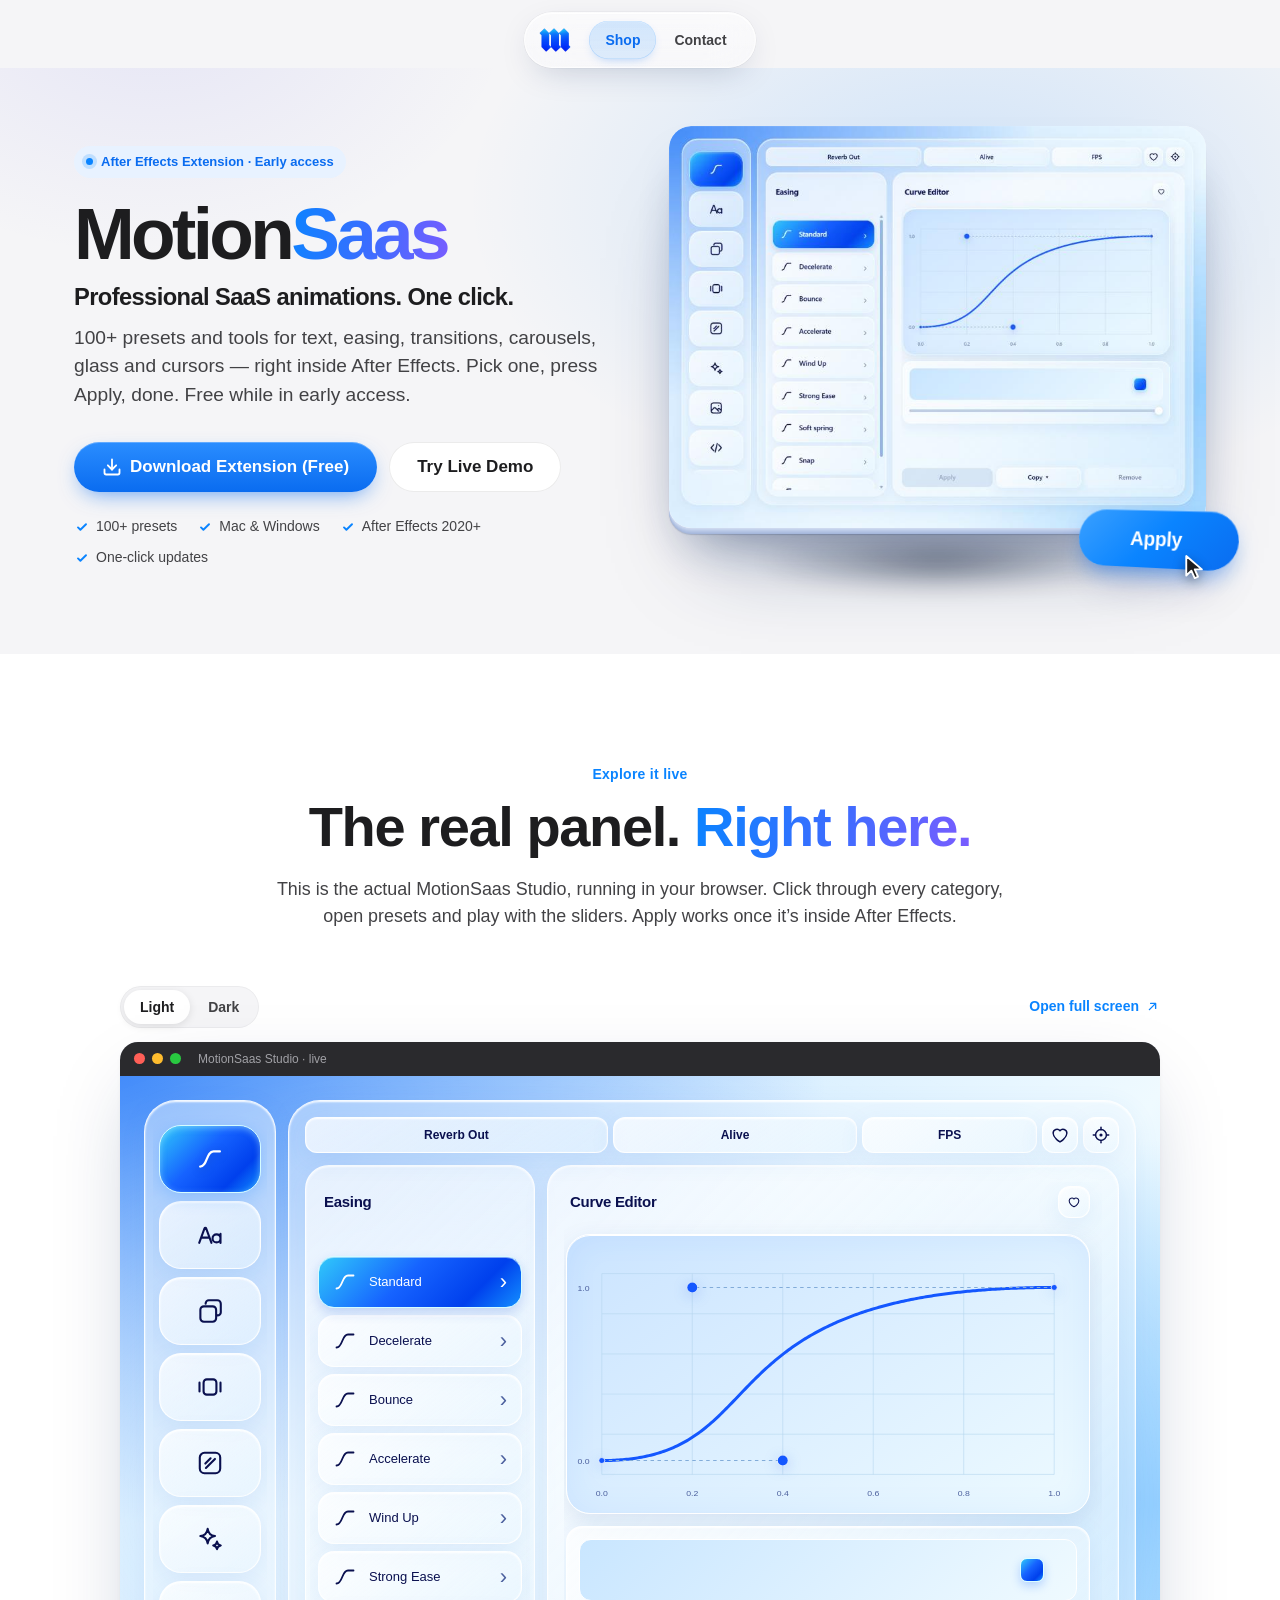
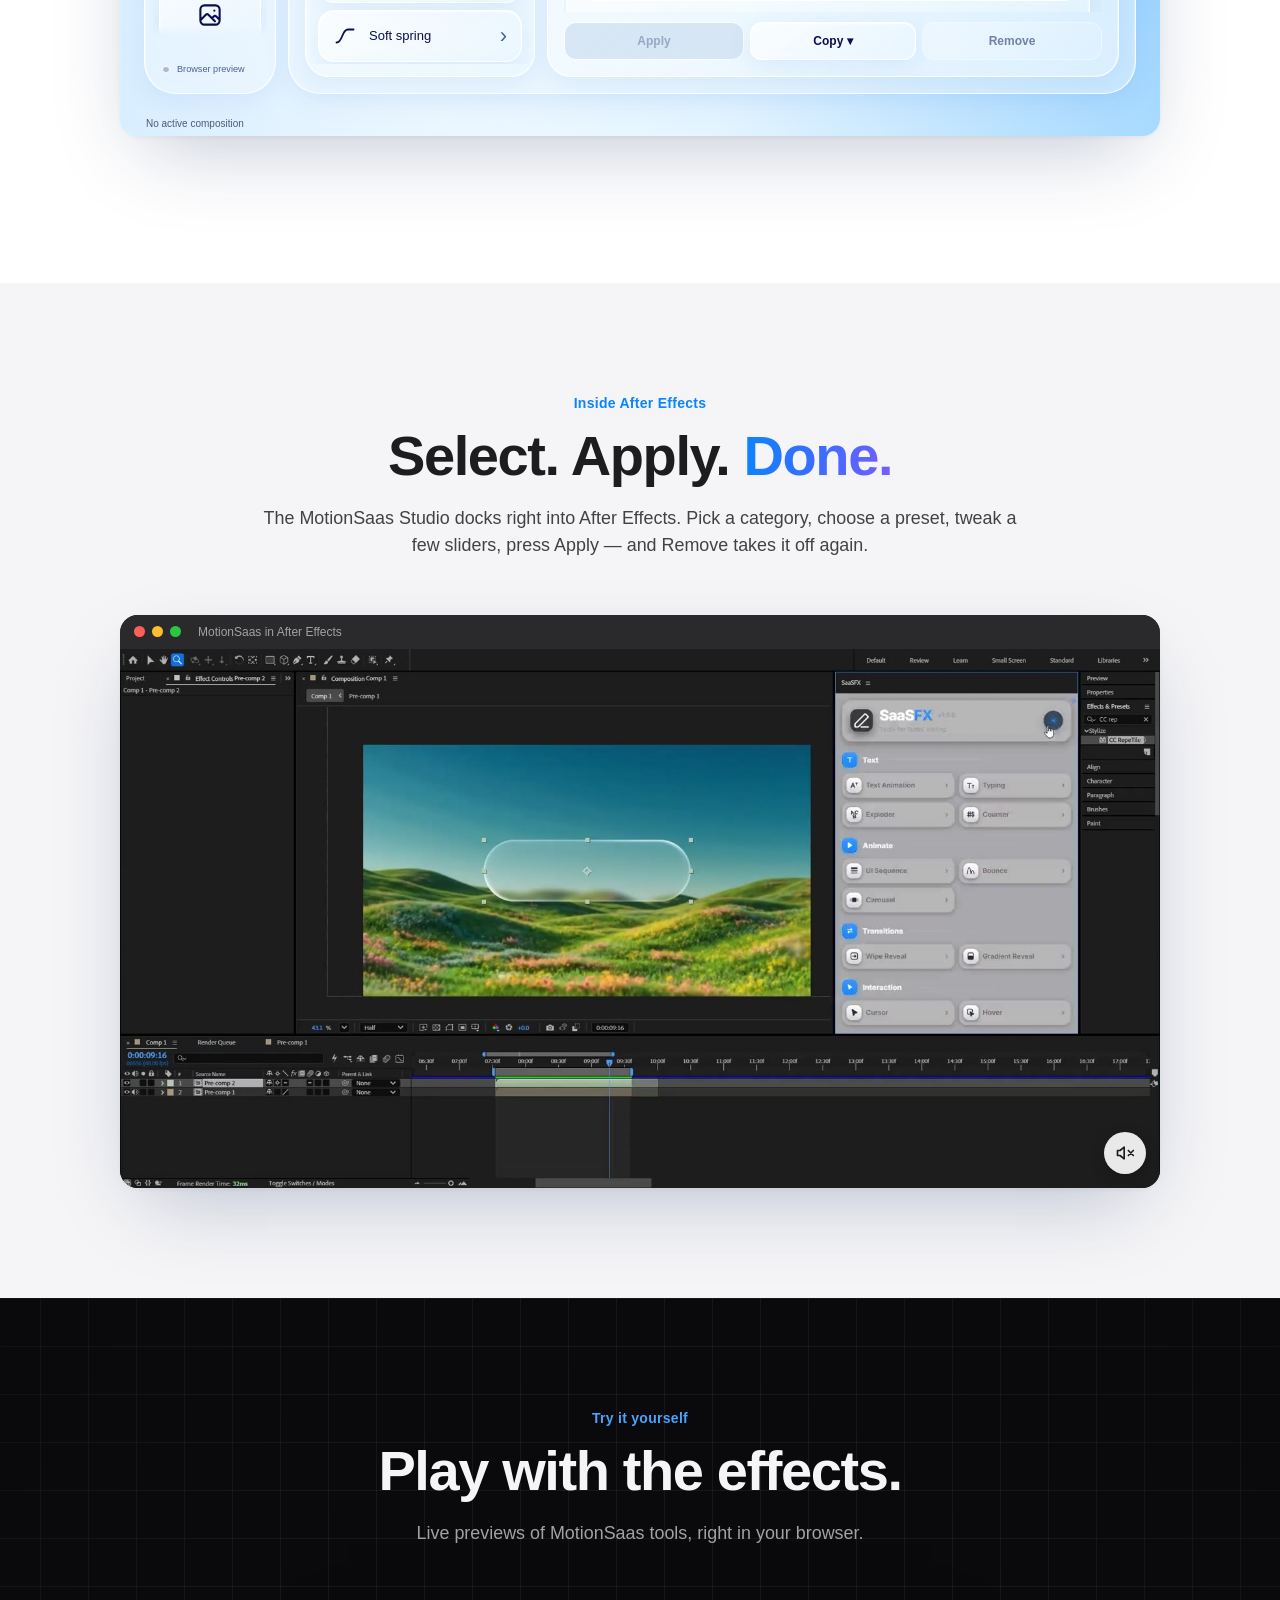
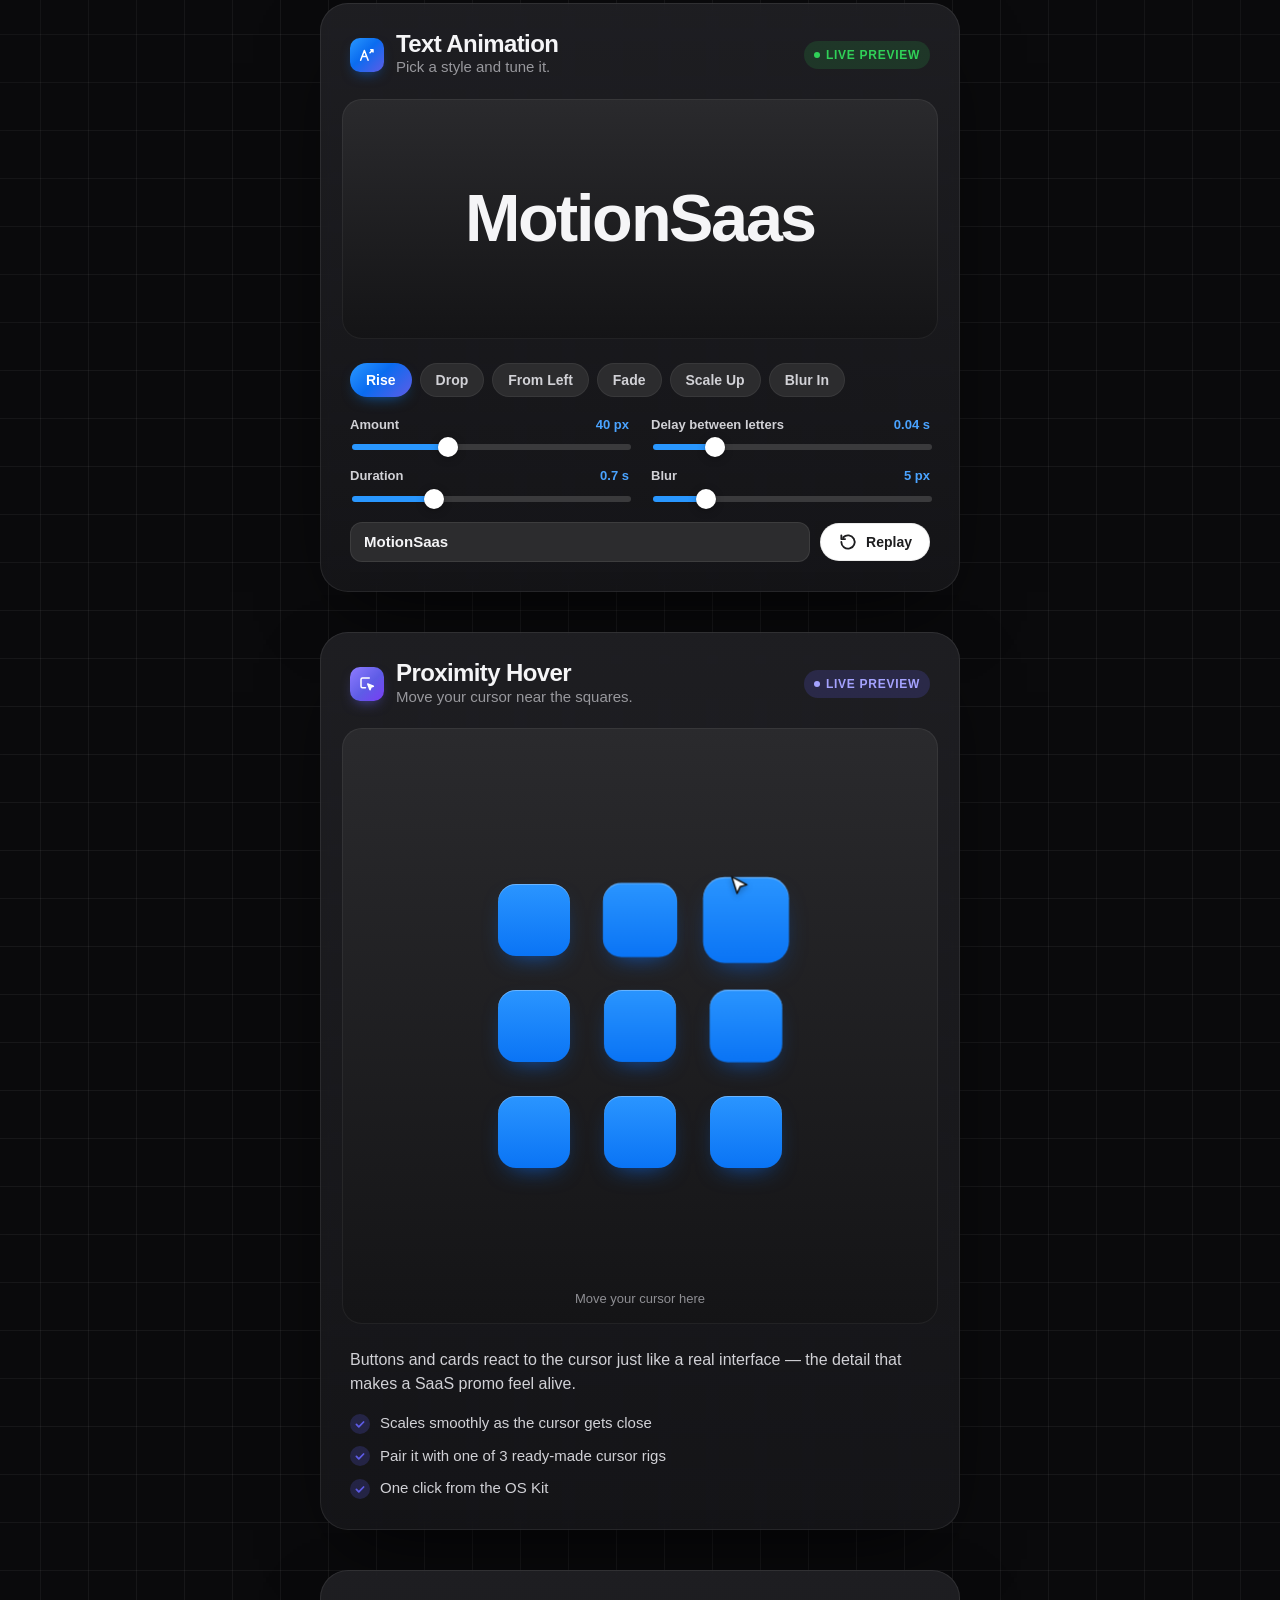
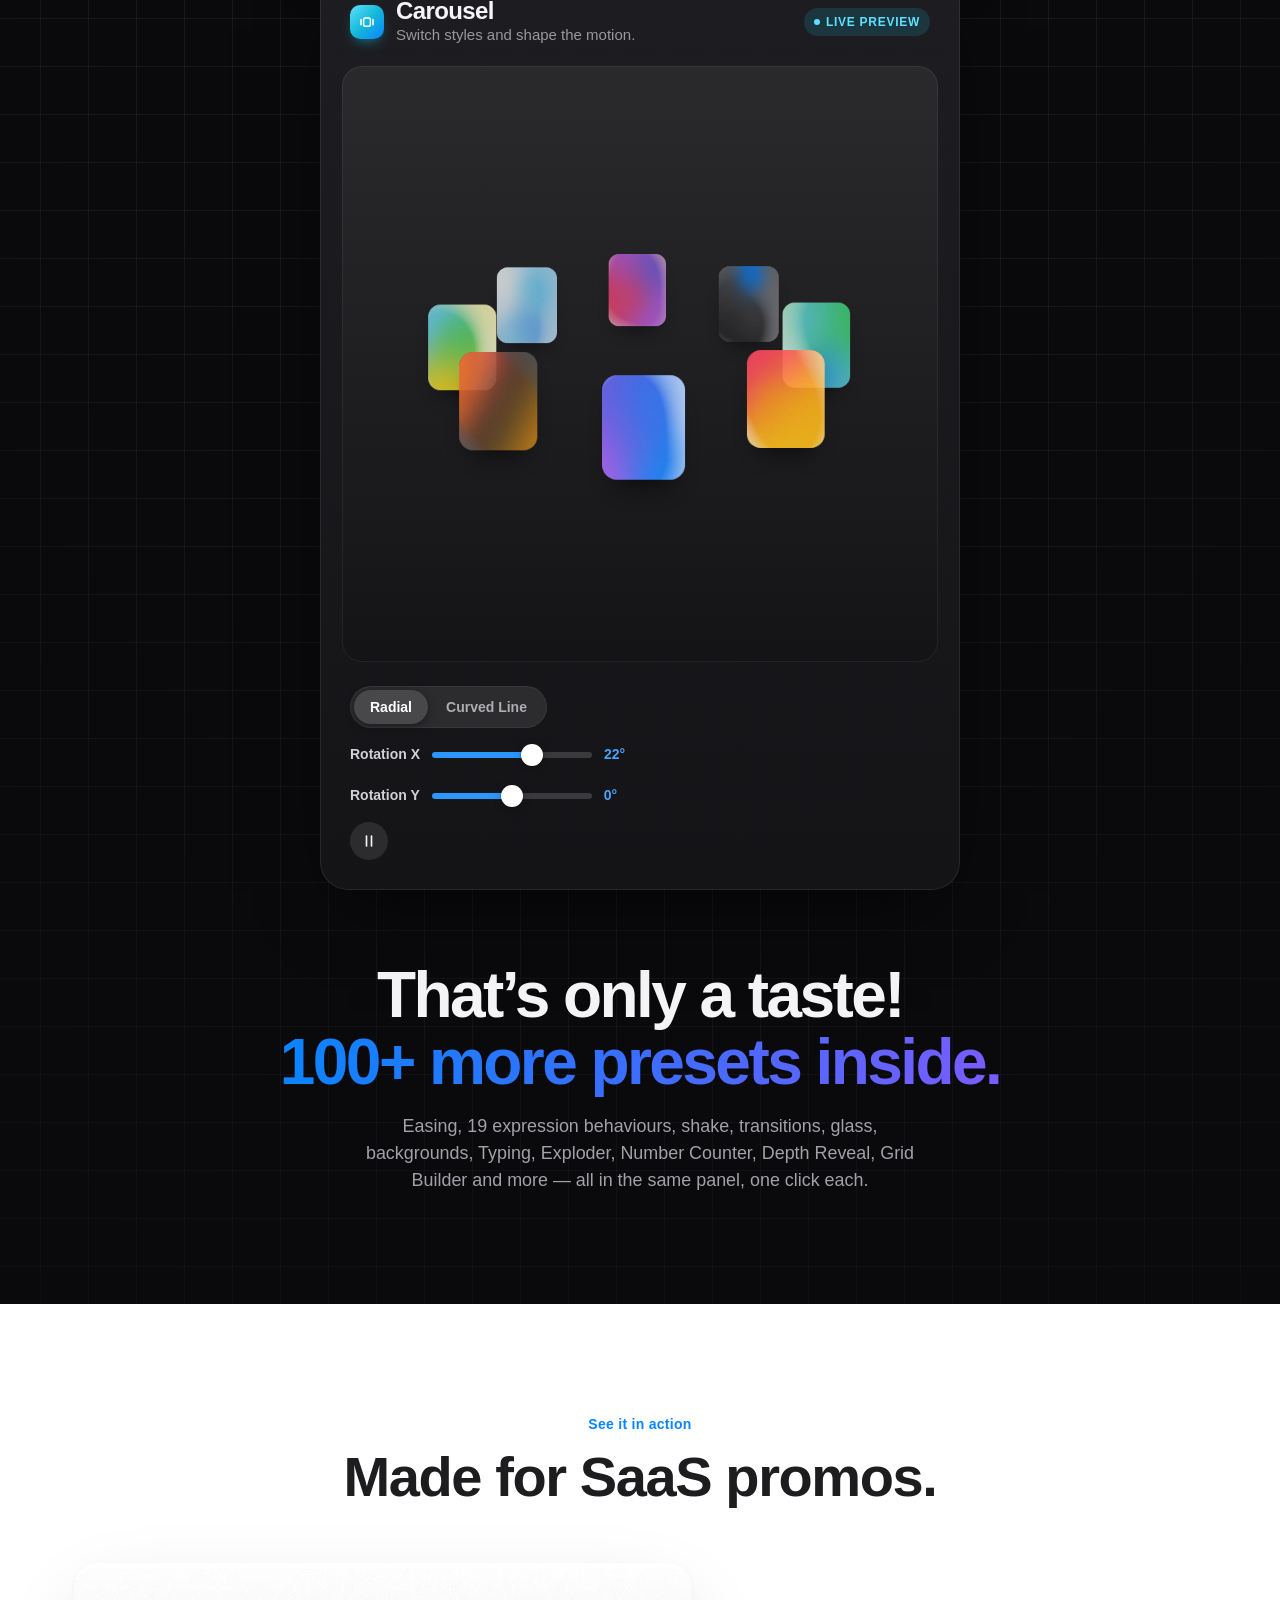
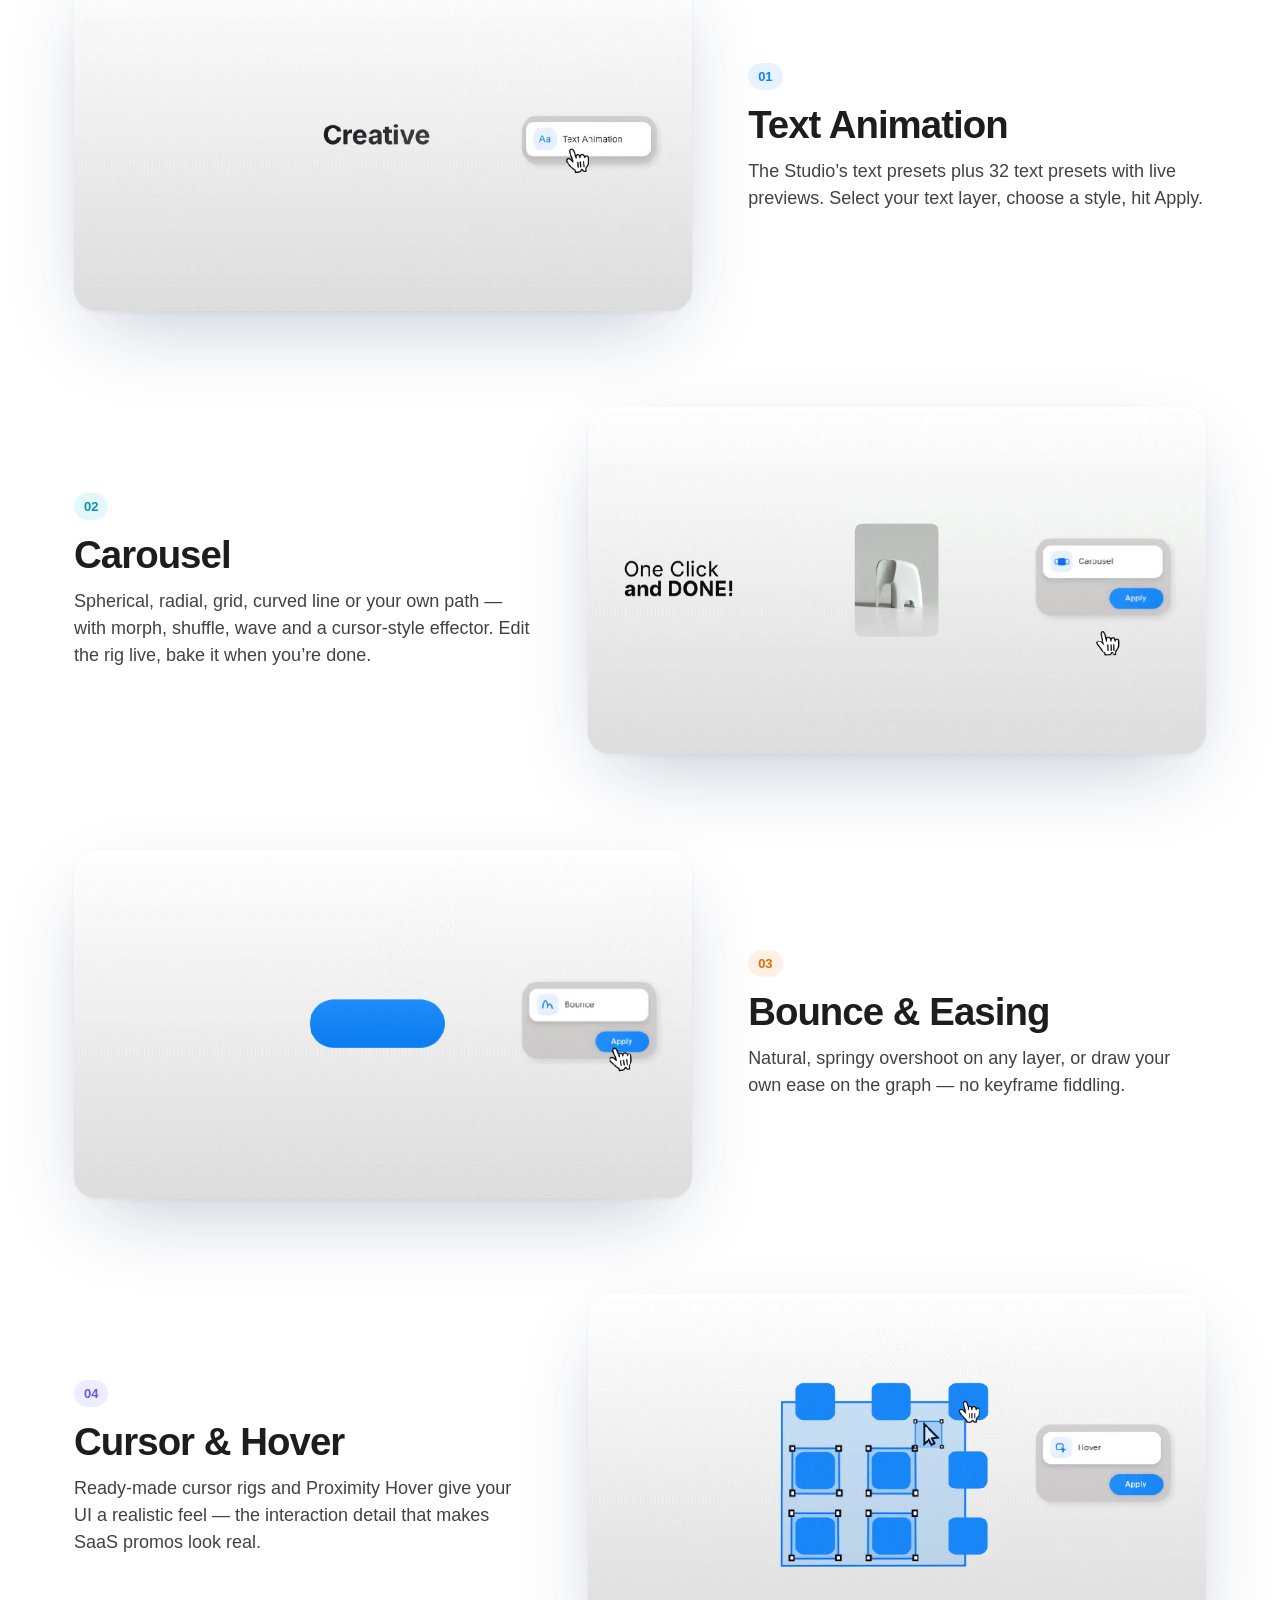
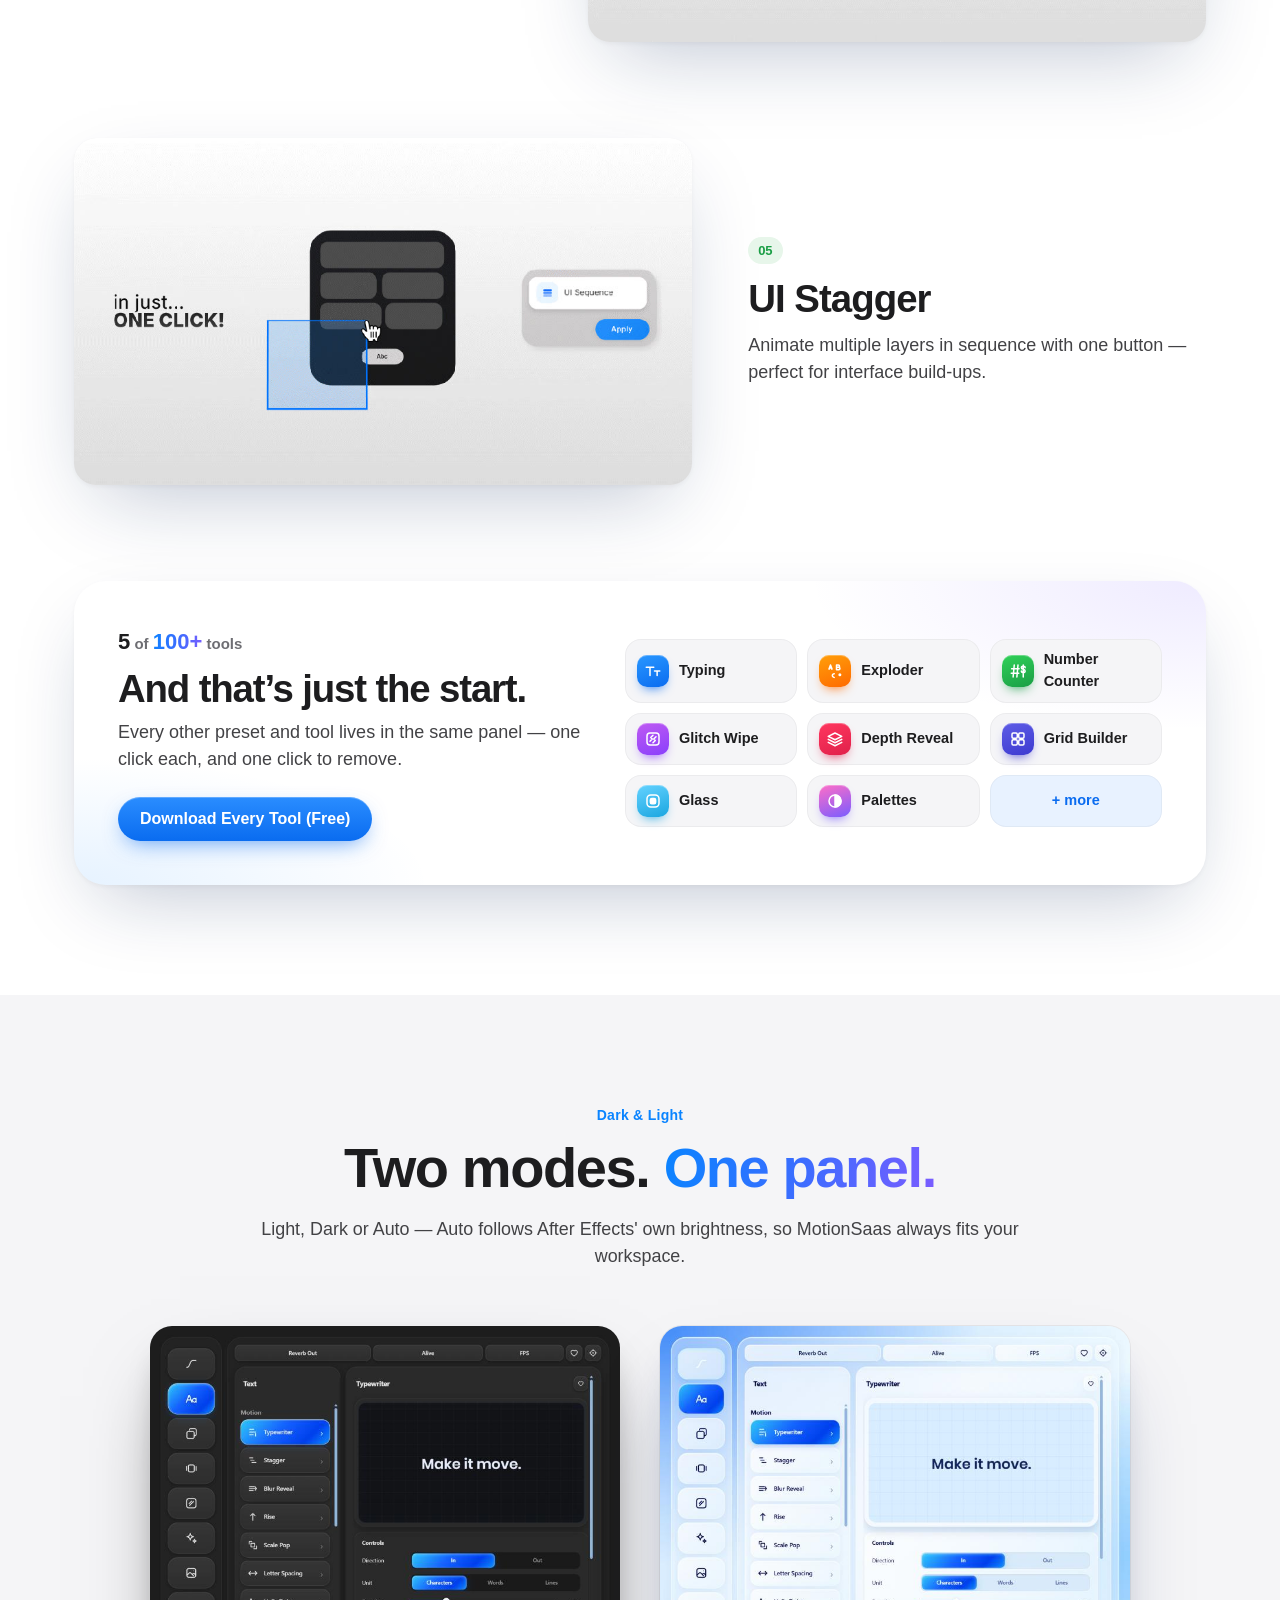
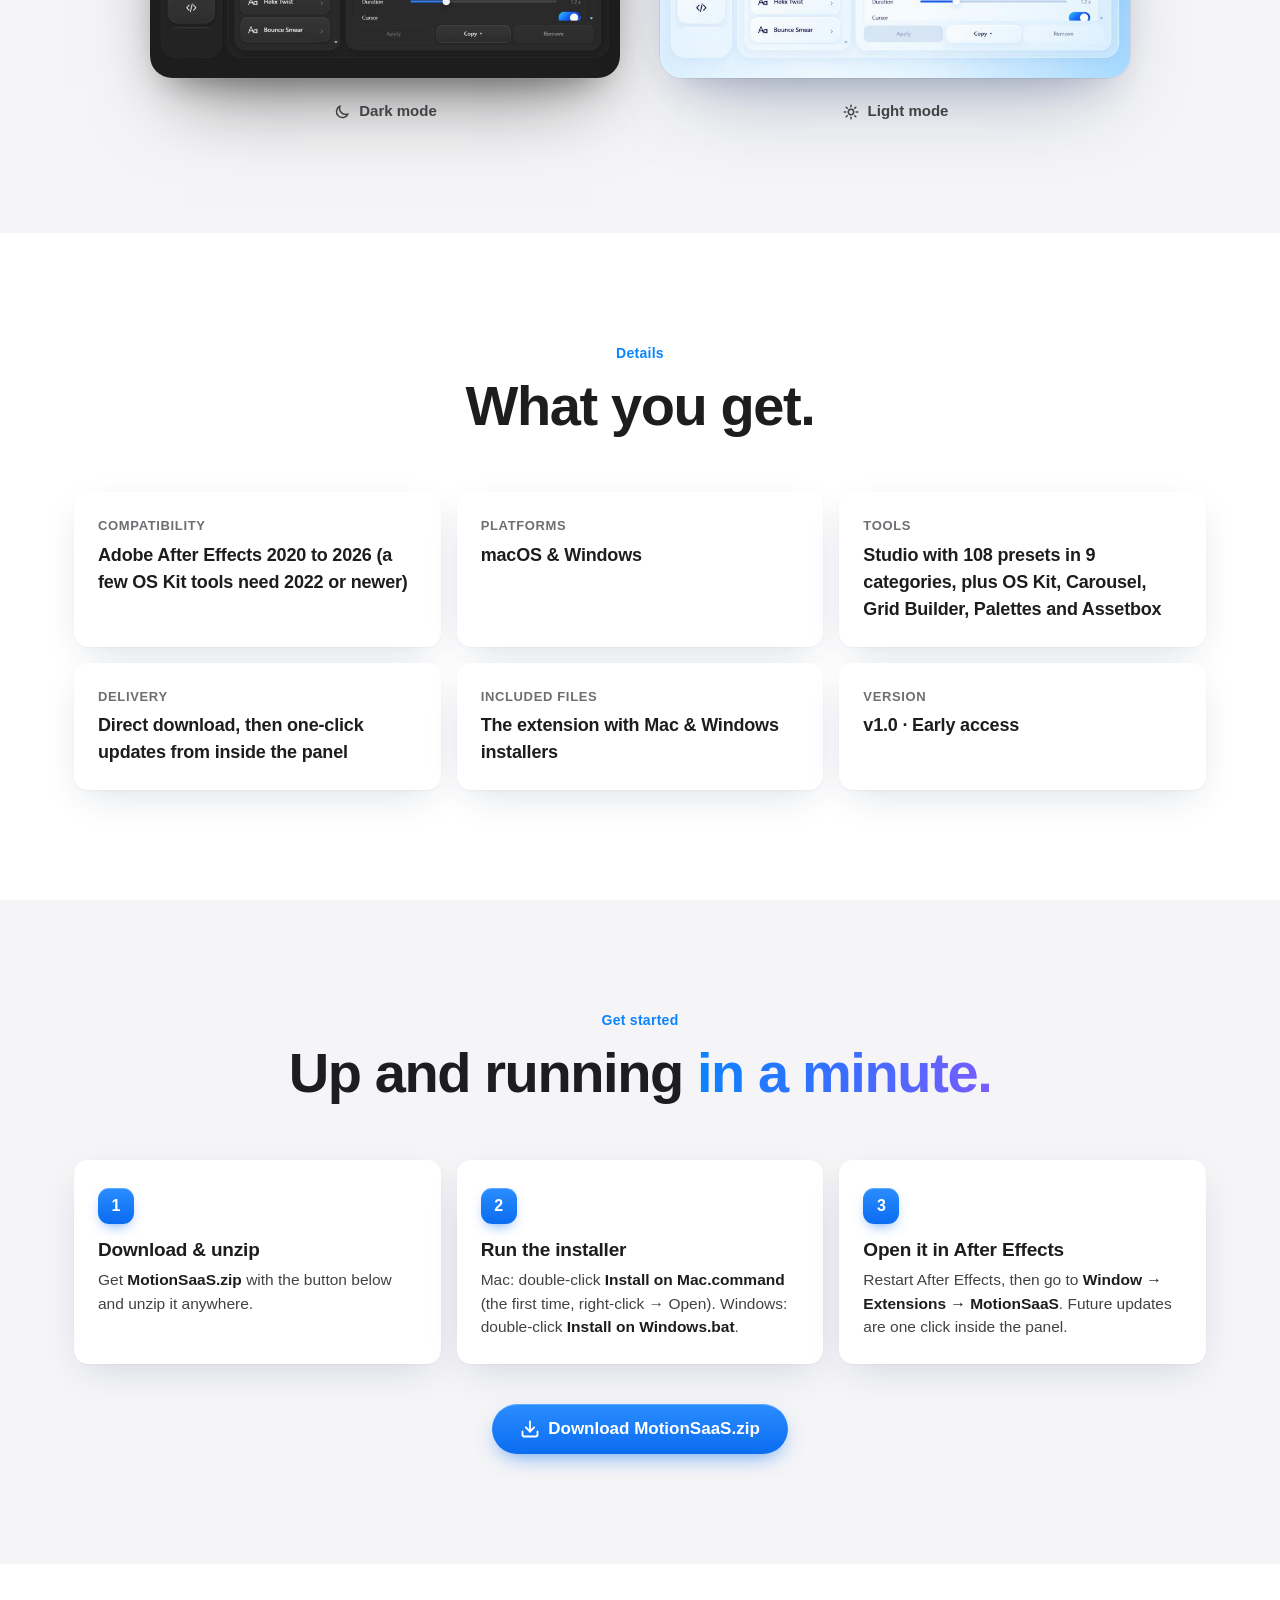
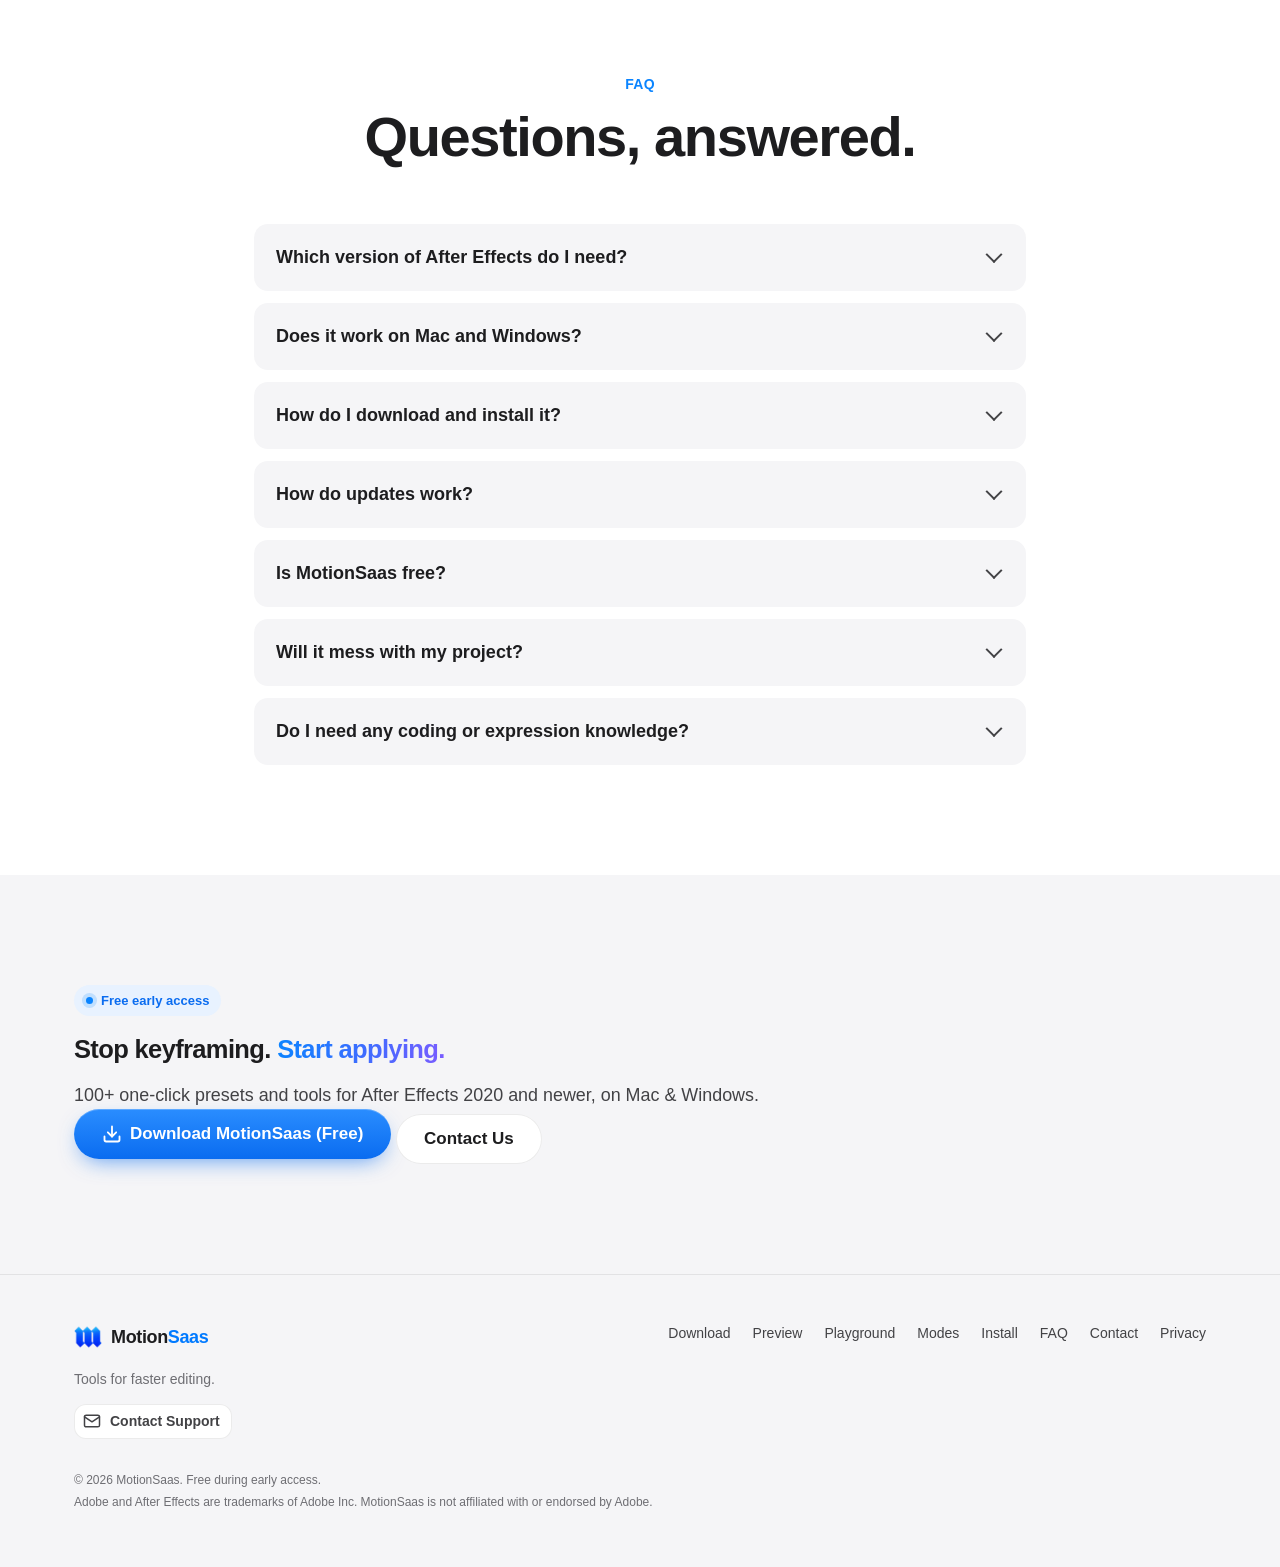
<file: shop.html>
<!DOCTYPE html>
<html lang="en"><head>
  <meta charset="utf-8">
  <!-- security: scripts/site-csp.js -->
  <meta http-equiv="Content-Security-Policy" content="default-src 'self'; script-src 'self' 'sha256-kuWs6sMWgyu84jPS0LlrLtttGpNJ5A9w2V//BniHfqQ='; style-src 'self' 'unsafe-inline'; img-src 'self' data:; media-src 'self'; font-src 'self' data:; connect-src 'self'; worker-src 'self'; frame-src 'self'; object-src 'none'; base-uri 'self'; form-action 'self' mailto:; upgrade-insecure-requests">
  <meta name="referrer" content="strict-origin-when-cross-origin">
  <!-- /security -->
  <!-- Old address: forwards to https://hellomotionsaas-coder.github.io/ so there's only one copy of the page to keep up to date. -->
  <title>MotionSaas</title>
  <link rel="canonical" href="https://hellomotionsaas-coder.github.io/">
  <meta name="robots" content="noindex">
  <meta http-equiv="refresh" content="0; url=./">
  <script>location.replace("./" + location.hash);</script>
</head>
<body><p><a href="./">Continue to MotionSaas</a></p></body></html>
</file>
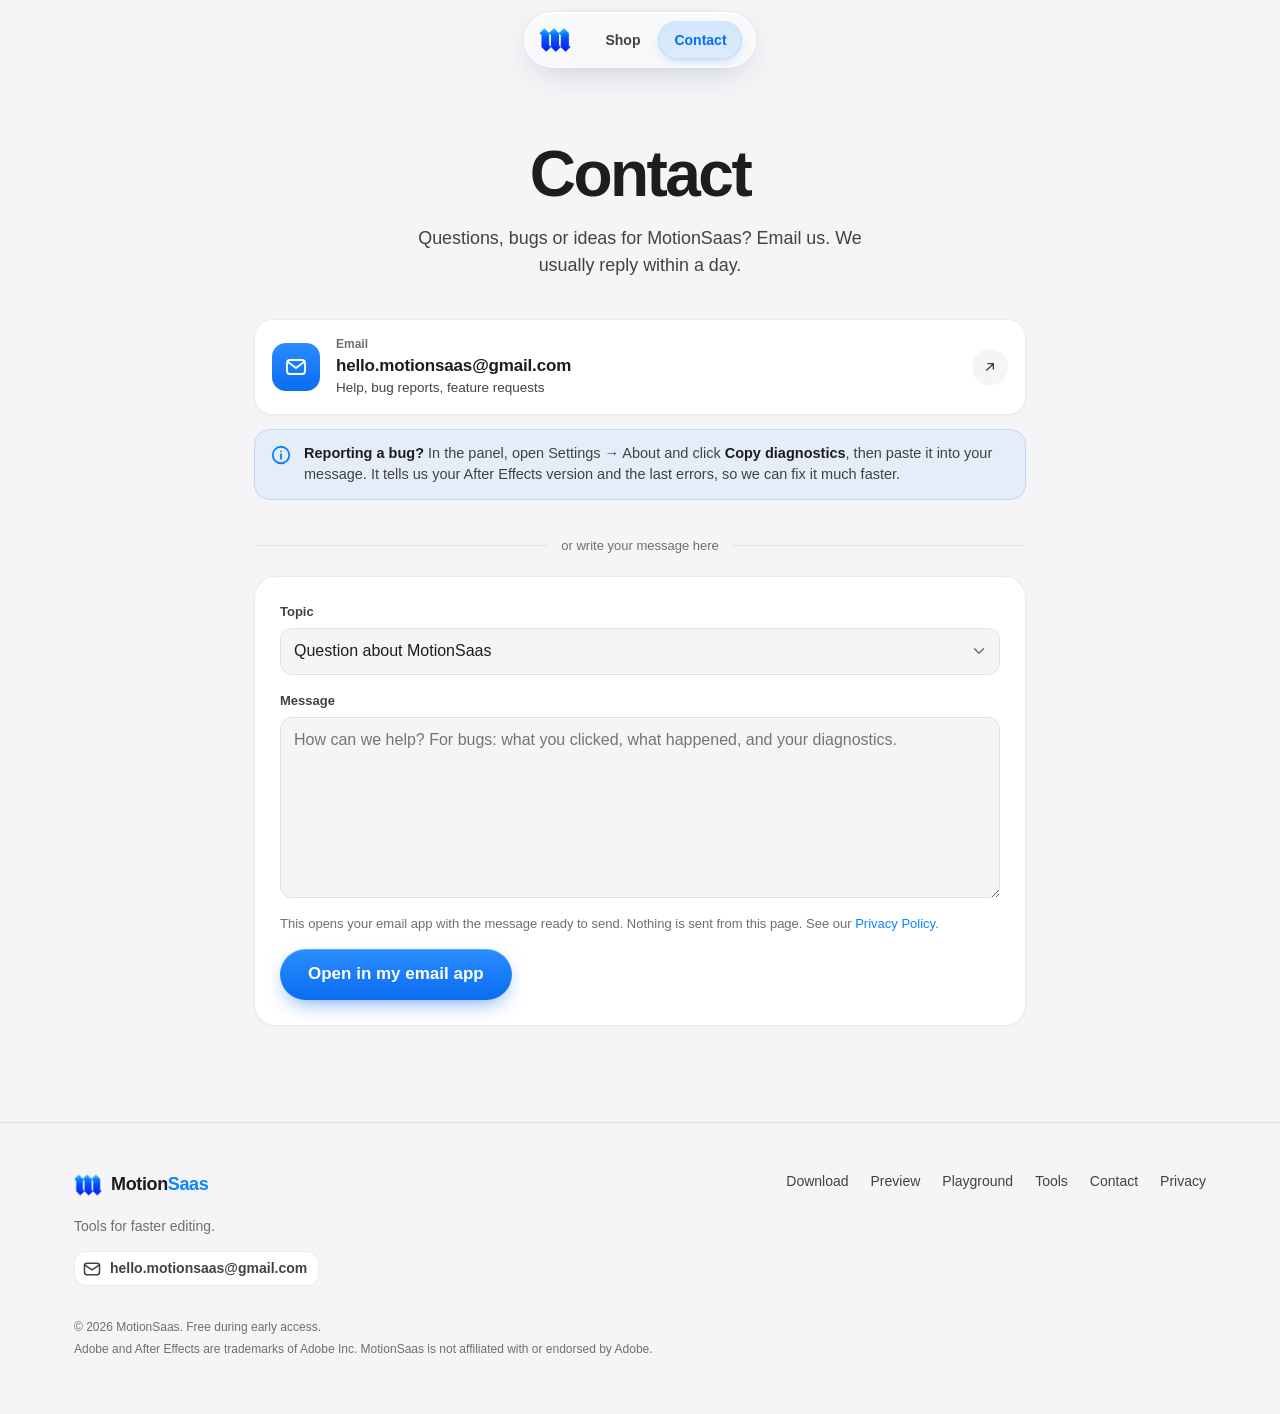
<file: thanks.html>
<!DOCTYPE html>
<html lang="en"><head>
  <meta charset="utf-8">
  <!-- security: scripts/site-csp.js -->
  <meta http-equiv="Content-Security-Policy" content="default-src 'self'; script-src 'self' 'sha256-uKlA9xN3RvpEBE1x4+PDjh5uMDzg5K3ED6sHMtPO7Mc='; style-src 'self' 'unsafe-inline'; img-src 'self' data:; media-src 'self'; font-src 'self' data:; connect-src 'self'; worker-src 'self'; frame-src 'self'; object-src 'none'; base-uri 'self'; form-action 'self' mailto:; upgrade-insecure-requests">
  <meta name="referrer" content="strict-origin-when-cross-origin">
  <!-- /security -->
  <!-- Old address: forwards to https://hellomotionsaas-coder.github.io/contact.html so there's only one copy of the page to keep up to date. -->
  <title>Contact — MotionSaas</title>
  <link rel="canonical" href="https://hellomotionsaas-coder.github.io/contact.html">
  <meta name="robots" content="noindex">
  <meta http-equiv="refresh" content="0; url=./contact.html">
  <script>location.replace("./contact.html" + location.hash);</script>
</head>
<body><p><a href="./contact.html">Continue to Contact — MotionSaas</a></p></body></html>
</file>
<file: css/site.css>
/* MotionSaas — shared styles (all pages) */
:root{
  --bg:#f5f5f7;
  --surface:#ffffff;
  --ink:#1d1d1f;
  --ink-2:#424245;
  --muted:#6e6e73;
  --line:rgba(0,0,0,.08);
  --blue:#0a84ff;
  --blue-2:#0a6cf0;
  --indigo:#5e5ce6;
  --blue-soft:#e8f2ff;
  --green:#1f9d3a;
  --radius:22px;
  --radius-sm:14px;
  --shadow:0 1px 2px rgba(0,0,0,.04),0 12px 40px -12px rgba(16,40,90,.18);
  --shadow-lg:0 2px 4px rgba(0,0,0,.04),0 30px 80px -24px rgba(16,40,90,.28);
  --font:-apple-system,BlinkMacSystemFont,"SF Pro Display","SF Pro Text","Segoe UI Variable","Segoe UI",Inter,Roboto,"Helvetica Neue",Arial,sans-serif;
  --nav-h:64px;
  --lime:linear-gradient(135deg,#c9ff5c 0%,#9cf03f 45%,#6fdc2c 100%);
  --lime-ink:#0d0f05;
  --lime-glow:inset 0 1px 0 rgba(255,255,255,.55),0 6px 16px -6px rgba(60,170,20,.6);
  --grad-blue:linear-gradient(135deg,#2997ff 0%,#0a6cf0 45%,#5e5ce6 100%);
  --grad-text:linear-gradient(100deg,#0a84ff 0%,#3b6dff 50%,#7a5cff 100%);
}
*{box-sizing:border-box}
html{scroll-behavior:smooth;-webkit-text-size-adjust:100%}
body{margin:0;background:var(--bg);color:var(--ink);font-family:var(--font);font-size:17px;line-height:1.5;-webkit-font-smoothing:antialiased;-moz-osx-font-smoothing:grayscale;overflow-x:hidden}
img,video{display:block;max-width:100%;height:auto}
a{color:inherit;text-decoration:none}
button{font-family:inherit}
h1,h2,h3{margin:0;letter-spacing:-.025em;line-height:1.08;font-weight:700}
p{margin:0}
s{color:var(--muted)}
[hidden]{display:none !important}
.sr-only{position:absolute;width:1px;height:1px;overflow:hidden;clip:rect(0 0 0 0);white-space:nowrap}
:focus-visible{outline:3px solid rgba(10,132,255,.5);outline-offset:3px;border-radius:8px}
.container{width:100%;max-width:1180px;margin:0 auto;padding:0 24px}
.container--narrow{max-width:820px}
.accent{color:var(--blue)}
.grad{background:var(--grad-text);-webkit-background-clip:text;background-clip:text;color:transparent}

/* Announcement */
.announce{background:#0b0b0d;color:#fff;font-size:14px}
.announce__inner{max-width:1180px;margin:0 auto;padding:9px 16px;display:flex;gap:10px;align-items:center;justify-content:center;flex-wrap:wrap;text-align:center}
.announce__tag{background:var(--grad-blue);padding:2px 9px;border-radius:999px;font-weight:700;font-size:12px;letter-spacing:.04em}
.announce__text{color:#d2d2d7}
.announce__text a{color:#fff;text-decoration:underline;text-underline-offset:2px}
.announce__timer{font-variant-numeric:tabular-nums;font-weight:600}

/* Nav: floating see-through glass capsule */
.nav{position:sticky;top:0;z-index:50;padding:12px 16px 0;pointer-events:none}
.nav__pill{pointer-events:auto;position:relative;width:max-content;max-width:100%;margin:0 auto;height:56px;display:flex;align-items:center;gap:10px;padding:0 8px 0 10px;border-radius:999px;
  background:linear-gradient(180deg,rgba(255,255,255,.5),rgba(255,255,255,.28));-webkit-backdrop-filter:blur(22px) saturate(180%);backdrop-filter:blur(22px) saturate(180%);
  border:1px solid rgba(255,255,255,.6);box-shadow:inset 0 1px 0 rgba(255,255,255,.85),inset 0 -1px 0 rgba(255,255,255,.2),0 0 0 .5px rgba(0,0,0,.06),0 10px 34px -12px rgba(16,40,90,.25);
  transition:box-shadow .3s ease,background .3s ease}
.nav.is-scrolled .nav__pill{background:linear-gradient(180deg,rgba(255,255,255,.62),rgba(255,255,255,.4));box-shadow:inset 0 1px 0 rgba(255,255,255,.9),inset 0 -1px 0 rgba(255,255,255,.2),0 0 0 .5px rgba(0,0,0,.07),0 16px 40px -14px rgba(16,40,90,.32)}
.nav .brand{width:40px;height:40px;display:inline-flex;align-items:center;justify-content:center;border-radius:50%;transition:transform .3s cubic-bezier(.34,1.56,.64,1)}
.nav .brand:hover{transform:scale(1.06)}
.nav .brand__logo{width:32px;height:32px;border-radius:8px;object-fit:contain;display:block}
.nav .brand__name{display:none !important}
.nav.nav--dark .nav .brand__name{display:none !important}
.nav__links{position:relative;display:flex;align-items:center;gap:2px;padding:4px;border-radius:999px}
.nav__links a{position:relative;z-index:1;font-size:14px;font-weight:600;line-height:1;color:var(--ink-2);padding:11px 16px;border-radius:999px;transition:color .3s ease;text-decoration:none;display:inline-flex;align-items:center}
.nav__links a:hover{color:var(--ink)}

/* Active link ALWAYS gets the blue glass capsule by default (never vanishes!) */
.nav__links a.is-on,
.nav__links a[aria-current="page"]{
  color:var(--blue-2, #007aff) !important;
  background:linear-gradient(180deg,rgba(10,132,255,.17),rgba(10,132,255,.11)) !important;
  box-shadow:inset 0 0 0 .5px rgba(10,132,255,.22),inset 0 1px 0 rgba(255,255,255,.55),0 4px 12px -6px rgba(10,108,240,.45) !important;
}

/* When the sliding indicator .nav__ind is positioned and active, it handles the background */
.nav__links.ind-ready a.is-on,
.nav__links.ind-ready a[aria-current="page"]{
  background:transparent !important;
  box-shadow:none !important;
}

.nav__ind{position:absolute;left:0;top:3px;bottom:3px;width:0;border-radius:999px;pointer-events:none;z-index:0;opacity:0;
  background:linear-gradient(180deg,rgba(10,132,255,.17),rgba(10,132,255,.11));box-shadow:inset 0 0 0 .5px rgba(10,132,255,.22),inset 0 1px 0 rgba(255,255,255,.55),0 4px 12px -6px rgba(10,108,240,.45);
  transition:transform .6s cubic-bezier(.34,1.5,.5,1),width .6s cubic-bezier(.34,1.5,.5,1),opacity .2s ease}
.nav__ind.no-anim{transition:none}

/* Dark glass while the bar floats over a dark section */
.nav__links a,.nav .cart-btn{transition:color .3s ease,background .2s}
.nav.nav--dark .nav__pill{background:linear-gradient(180deg,rgba(44,44,48,.55),rgba(28,28,32,.42));border-color:rgba(255,255,255,.12);box-shadow:inset 0 1px 0 rgba(255,255,255,.12),0 0 0 .5px rgba(0,0,0,.4),0 12px 34px -12px rgba(0,0,0,.6)}
.nav.nav--dark .nav__links a{color:#d1d1d6}
.nav.nav--dark .nav__links a:hover{color:#fff}
.nav.nav--dark .nav__links a.is-on,
.nav.nav--dark .nav__links a[aria-current="page"]{
  color:#6cb6ff !important;
  background:linear-gradient(180deg,rgba(10,132,255,.32),rgba(10,132,255,.2)) !important;
  box-shadow:inset 0 0 0 .5px rgba(90,170,255,.35),inset 0 1px 0 rgba(255,255,255,.15) !important;
}
.nav.nav--dark .nav__links.ind-ready a.is-on,
.nav.nav--dark .nav__links.ind-ready a[aria-current="page"]{
  background:transparent !important;
  box-shadow:none !important;
}
.nav.nav--dark .nav__ind{background:linear-gradient(180deg,rgba(10,132,255,.32),rgba(10,132,255,.2));box-shadow:inset 0 0 0 .5px rgba(90,170,255,.35),inset 0 1px 0 rgba(255,255,255,.15)}
.nav.nav--dark .cart-btn{color:#f5f5f7}
.nav.nav--dark .cart-btn:hover{background:rgba(255,255,255,.1)}
.nav__right{display:flex;align-items:center;gap:8px}

/* Brand (footer logo + name) */
.brand{display:inline-flex;align-items:center;gap:9px;font-weight:800;font-size:19px;letter-spacing:-.02em}
.brand__logo{width:30px;height:30px;display:block;object-fit:contain}
.brand--sm{font-size:18px}
.brand--sm .brand__logo{width:28px;height:28px}

/* Round icon buttons (carousel play/pause, …) */
.icon-btn{width:38px;height:38px;border-radius:50%;border:0;background:transparent;display:grid;place-items:center;cursor:pointer;color:var(--ink-2);flex:none;transition:background .2s,color .2s}
.icon-btn:hover{background:rgba(0,0,0,.06);color:var(--ink)}
.icon-btn svg{width:20px;height:20px;fill:none;stroke:currentColor;stroke-width:2;stroke-linecap:round;stroke-linejoin:round}
.icon-btn--sm{width:32px;height:32px}
.icon-btn--sm svg{width:16px;height:16px}
.icon-btn--soft{background:var(--bg);color:var(--ink)}
.icon-btn--soft:hover{background:var(--blue-soft);color:var(--blue-2)}

/* Sections: these set the spacing between every block of the page — keep them */
.section{padding:110px 0}
.section--alt{background:var(--surface)}
.section--tight{padding:72px 0}
.section__head{text-align:center;max-width:760px;margin:0 auto 56px}
.kicker{font-size:14px;font-weight:700;color:var(--blue);letter-spacing:.02em;margin-bottom:12px}
.section h2{font-size:clamp(34px,4.4vw,56px)}
.sub{margin-top:18px;font-size:clamp(17px,1.4vw,20px);color:var(--ink-2)}


/* Buttons */
.btn {
  display: inline-flex;
  align-items: center;
  justify-content: center;
  gap: 8px;
  font-weight: 600;
  border-radius: 999px;
  border: 0;
  cursor: pointer;
  text-decoration: none;
  transition: transform .15s ease, box-shadow .2s ease, background .2s ease;
  white-space: nowrap;
  padding: 12px 22px;
  font-size: 16px;
  line-height: 1.2;
  user-select: none;
  -webkit-user-select: none;
}
.btn--primary {
  background: linear-gradient(180deg, #2a8dff, #0a6cf0) !important;
  color: #ffffff !important;
  box-shadow: 0 1px 0 rgba(255,255,255,.25) inset, 0 8px 22px -8px rgba(10,108,240,.7) !important;
}
.btn--primary:hover {
  transform: translateY(-1px);
  box-shadow: 0 1px 0 rgba(255,255,255,.25) inset, 0 12px 28px -8px rgba(10,108,240,.85) !important;
  color: #ffffff !important;
}
.btn--primary:active {
  transform: none;
}
.btn--dark {
  background: #1d1d1f !important;
  color: #ffffff !important;
}
.btn--dark:hover {
  background: #2c2c2e !important;
}
.btn--ghost {
  background: var(--surface, #ffffff) !important;
  color: var(--ink, #1d1d1f) !important;
  box-shadow: inset 0 0 0 1px var(--line, rgba(0,0,0,.15)) !important;
}
.btn--ghost:hover {
  box-shadow: inset 0 0 0 1px rgba(0,0,0,.28) !important;
  transform: translateY(-1px);
}
.btn--xs { padding: 7px 14px; font-size: 13px; }
.btn--sm { padding: 9px 18px; font-size: 14px; }
.btn--lg { padding: 15px 28px; font-size: 17px; font-weight: 700; }
.btn--block { display: flex; width: 100%; }
.btn svg {
  width: 20px;
  height: 20px;
  fill: none;
  stroke: currentColor;
  stroke-width: 2.2;
  stroke-linecap: round;
  stroke-linejoin: round;
  flex-shrink: 0;
}

/* Hide cart & Payhip completely */
.cart, .cart-overlay {
  display: none !important;
  opacity: 0 !important;
  visibility: hidden !important;
  pointer-events: none !important;
}

/* Footer */
.footer{padding:48px 0 56px;border-top:1px solid var(--line);background:var(--bg)}
.footer__inner{display:flex;justify-content:space-between;align-items:flex-start;gap:24px;flex-wrap:wrap}
.footer__small{font-size:14px;color:var(--muted);margin-top:10px}
.footer__links{display:flex;gap:22px;font-size:14px;color:var(--ink-2);flex-wrap:wrap;align-items:center}
.footer__links a, .footer__links button{font-family:inherit;font-size:14px;color:var(--ink-2);background:transparent;border:0;padding:0;cursor:pointer;transition:color .2s}
.footer__links a:hover, .footer__links button:hover{color:var(--ink)}
.footer__legal{margin-top:32px;font-size:12px;color:var(--muted);display:grid;gap:4px}

/* Reveal */
.reveal{opacity:0;transform:translateY(24px);transition:opacity .8s cubic-bezier(.2,.7,.2,1),transform .8s cubic-bezier(.2,.7,.2,1)}
.reveal.is-in{opacity:1;transform:none}
.no-js .reveal{opacity:1;transform:none}
.pcard.reveal.is-in:hover{transform:translateY(-4px)}

/* Legal pages */
.legal{max-width:760px;margin:0 auto;padding:56px 24px 96px}
.legal h1{font-size:clamp(34px,5vw,48px);margin-bottom:28px}
.legal h2{font-size:22px;margin:36px 0 10px;letter-spacing:-.01em}
.legal p,.legal li{color:var(--ink-2);margin-bottom:10px}
.legal a{color:var(--blue)}

@media (max-width:720px){
  .container{padding:0 16px}
  .nav{padding:10px 10px 0}
  .nav__pill{height:52px;gap:4px;padding:0 6px 0 6px}
  .nav__links a{padding:9px 12px;font-size:13.5px}
  .brand__name{display:none}
  .section{padding:80px 0}
  .section__head{margin-bottom:36px}
  .announce__text{display:none}
  .legal{padding:40px 16px 72px}
}
@media (prefers-reduced-motion:reduce){
  html{scroll-behavior:auto}
  .reveal{opacity:1;transform:none;transition:none}
  .btn,.cart,.cart-overlay,.pcard,.pcard__media img{transition:none}
  .nav__ind,.nav .brand{transition:none}
}

/* social link in the footer */
.social{display:inline-flex;align-items:center;gap:8px;margin-top:14px;font-size:14px;font-weight:600;color:var(--ink-2);padding:7px 12px 7px 8px;border-radius:12px;background:var(--surface);box-shadow:inset 0 0 0 1px var(--line);transition:color .2s,box-shadow .2s}
.social:hover{color:var(--ink);box-shadow:inset 0 0 0 1px rgba(0,0,0,.16)}
.social svg{width:20px;height:20px;fill:none;stroke:currentColor;stroke-width:1.8;stroke-linecap:round;stroke-linejoin:round}

/* Site Modals (Contact & Privacy) */
.site-modal{position:fixed;inset:0;z-index:210;display:grid;place-items:center;padding:20px}
.site-modal[hidden]{display:none}
.site-modal__backdrop{position:absolute;inset:0;background:rgba(5,6,10,.65);-webkit-backdrop-filter:blur(14px) saturate(140%);backdrop-filter:blur(14px) saturate(140%);opacity:0;transition:opacity .35s ease}
.site-modal.is-open .site-modal__backdrop{opacity:1}
.site-modal__card{position:relative;width:min(100%,480px);max-height:90vh;overflow-y:auto;border-radius:24px;padding:32px 28px;color:#f2f2f7;
  background:linear-gradient(160deg,#242427 0%,#19191b 50%,#121214 100%);
  box-shadow:inset 0 1px 0 rgba(255,255,255,.12),inset 0 0 0 1px rgba(255,255,255,.06),0 30px 80px -20px rgba(0,0,0,.85),0 0 60px -20px rgba(10,132,255,.35);
  opacity:0;transform:translateY(16px) scale(.97);transition:opacity .35s cubic-bezier(.2,.75,.2,1),transform .4s cubic-bezier(.2,.75,.2,1)}
.site-modal--wide .site-modal__card{width:min(100%,600px)}
.site-modal.is-open .site-modal__card{opacity:1;transform:none}
.site-modal__x{position:absolute;top:16px;right:16px;width:32px;height:32px;border-radius:10px;border:0;background:rgba(255,255,255,.08);color:#c7c7cc;display:grid;place-items:center;cursor:pointer;transition:background .2s,color .2s}
.site-modal__x:hover{background:rgba(255,255,255,.15);color:#fff}
.site-modal__x svg{width:16px;height:16px;fill:none;stroke:currentColor;stroke-width:2;stroke-linecap:round}
.site-modal__head h2{font-size:26px;letter-spacing:-.02em;margin-bottom:8px;color:#fff}
.site-modal__sub{font-size:14.5px;color:#a1a1a8;line-height:1.45;margin-bottom:20px}
.site-modal__form{display:grid;gap:14px}
.site-modal__field{display:grid;gap:6px;font-size:13px;font-weight:600;color:#c7c7cc;text-align:left}
.site-modal__field input,.site-modal__field textarea{width:100%;padding:12px 14px;border-radius:12px;border:0;background:#121214;color:#fff;font:500 15px var(--font);box-shadow:inset 0 0 0 1px rgba(255,255,255,.12);transition:box-shadow .2s;resize:vertical}
.site-modal__field input:focus,.site-modal__field textarea:focus{outline:0;box-shadow:inset 0 0 0 1px #0a84ff,0 0 0 3px rgba(10,132,255,.25)}
.site-modal__success{padding:12px 14px;border-radius:12px;background:rgba(48,209,88,.15);color:#30d158;font-size:14px;font-weight:600;border:1px solid rgba(48,209,88,.3);text-align:center}
.site-modal__direct{margin-top:18px;font-size:13px;color:#8e8e93;text-align:center}
.site-modal__direct a{color:#2997ff;font-weight:600;text-decoration:underline;text-underline-offset:2px}
.site-modal__content{text-align:left;font-size:14.5px;color:#d1d1d6;line-height:1.6;margin-bottom:24px;display:grid;gap:12px}
.site-modal__content h3{font-size:16px;color:#fff;margin-top:6px}
.site-modal__content strong{color:#fff}
.site-modal__content a{color:#2997ff}
html.modal-open,html.modal-open body{overflow:hidden}
@media (max-width:720px){
  .nav__links a, .nav__links button{padding:8px 10px;font-size:12.5px}
  .site-modal__card{padding:24px 20px}
}
</file>
<file: css/saasfx.css>
/* MotionSaas product page */

/* ---------- Hero ---------- */
.hero{padding:48px 0 56px;position:relative;overflow:hidden}
.hero::before{content:"";position:absolute;inset:-120px 0 auto 0;height:720px;background:radial-gradient(55% 60% at 75% 35%,rgba(10,132,255,.16),transparent 70%),radial-gradient(40% 50% at 12% 8%,rgba(94,92,230,.10),transparent 70%);pointer-events:none;z-index:-1}
.hero__grid{display:grid;grid-template-columns:1.02fr 1fr;gap:48px;align-items:center}
.eyebrow{display:inline-flex;align-items:center;gap:8px;font-size:13px;font-weight:600;color:var(--blue-2);background:var(--blue-soft);padding:6px 12px;border-radius:999px;margin-bottom:20px}
.dot{width:7px;height:7px;border-radius:50%;background:var(--blue);box-shadow:0 0 0 4px rgba(10,132,255,.18)}
.hero h1{font-size:clamp(38px,4.6vw,60px);margin-bottom:18px}
.hero .hero__title{white-space:nowrap;font-size:clamp(52px,5.7vw,86px);font-weight:800;letter-spacing:-.05em;line-height:.98;margin-bottom:14px}
.hero__title .grad{padding-right:.04em}
.hero__tagline{font-size:clamp(21px,1.85vw,27px);font-weight:700;letter-spacing:-.025em;line-height:1.2;color:var(--ink);margin-bottom:12px}
.lead{font-size:clamp(17px,1.5vw,20px);color:var(--ink-2);max-width:34em}

.price{display:flex;align-items:baseline;gap:12px;margin:28px 0 14px;flex-wrap:wrap}
.price__now{font-size:44px;font-weight:800;letter-spacing:-.03em}
.price__was{font-size:22px}
.price__save{font-size:13px;font-weight:800;color:var(--lime-ink);background:var(--lime);padding:5px 11px;border-radius:999px;align-self:center;box-shadow:var(--lime-glow)}
.price--center{justify-content:center}

/* Lime countdown with rolling digits */
.countdown{position:relative;display:inline-block;border-radius:18px;padding:10px 16px 11px;margin:-4px 0 26px 2px;transform:rotate(-2.5deg);transform-origin:0 50%;
  background:linear-gradient(135deg,#e8ff5a 0%,#d4fb2c 45%,#b9f01e 100%);color:#0d0f05;
  box-shadow:inset 0 1px 0 rgba(255,255,255,.55),inset 0 -1px 0 rgba(60,90,0,.18),0 14px 30px -14px rgba(120,170,0,.75)}
.countdown__label{font-size:10.5px;font-weight:800;letter-spacing:.09em;text-transform:uppercase;color:rgba(13,15,5,.7);margin-bottom:4px;display:flex;align-items:center;gap:7px}
.countdown__label::before{content:"";width:6px;height:6px;border-radius:50%;background:#0d0f05;box-shadow:0 0 0 3px rgba(13,15,5,.15);animation:pulse 1.6s ease-in-out infinite}
@keyframes pulse{50%{box-shadow:0 0 0 6px rgba(13,15,5,0)}}
.countdown__grid{display:grid;grid-template-columns:repeat(4,auto);gap:0 18px;justify-content:start}
.cd{position:relative;text-align:center}
.cd+.cd::before{content:":";position:absolute;left:-12px;top:1px;font-size:22px;font-weight:800;line-height:1.1;color:rgba(13,15,5,.35)}
.cd__num{display:flex;justify-content:center;font-size:26px;font-weight:800;font-variant-numeric:tabular-nums;letter-spacing:-.02em;line-height:1.1;color:#0d0f05}
.cd__unit{display:block;font-size:8.5px;font-weight:700;text-transform:uppercase;letter-spacing:.1em;color:rgba(13,15,5,.55);margin-top:1px}
.dg{position:relative;display:inline-block;overflow:hidden;padding:.06em 0;margin:-.06em 0}
.dg>span{display:block}
.dg>.dg__out,.dg>.dg__in{animation-duration:.6s;animation-timing-function:cubic-bezier(.34,1.35,.64,1);animation-fill-mode:both}
.dg>.dg__out{position:absolute;left:0;right:0;top:.06em;animation-name:dgOut}
.dg>.dg__in{animation-name:dgIn}
@keyframes dgOut{from{transform:translateY(0)}to{transform:translateY(100%)}}
@keyframes dgIn{from{transform:translateY(-100%)}to{transform:translateY(0)}}
@media (prefers-reduced-motion:reduce){.dg>.dg__in,.dg>.dg__out{animation:none}.dg>.dg__out{display:none}}

.hero__cta{display:flex;gap:12px;flex-wrap:wrap;margin-top:32px}
.facts{list-style:none;padding:0;margin:24px 0 0;display:flex;flex-wrap:wrap;gap:10px 20px;font-size:14px;color:var(--ink-2)}
.facts li{display:flex;align-items:center;gap:6px}
.facts svg{width:16px;height:16px;fill:none;stroke:var(--blue);stroke-width:2.4;stroke-linecap:round;stroke-linejoin:round}

/* ---------- 3D panel ---------- */
.stage3d{position:relative;perspective:1400px;perspective-origin:50% 40%;display:flex;justify-content:center;padding:10px 0 70px;touch-action:pan-y}
.stage3d__inner{position:relative;width:min(100%,440px);perspective:1400px;perspective-origin:50% 40%}
.p3d{position:relative;width:100%;transform-origin:50% 50%;backface-visibility:hidden}
/* live HTML panel: crisp text; depth = machined slab underneath + layered shadow */
.panel.panel--live{box-shadow:
  inset 0 1px 0 rgba(255,255,255,.12),inset 0 0 0 1px rgba(255,255,255,.06),
  0 1px 0 #19191b,0 2px 0 #151517,0 3px 0 #131315,0 4px 0 #111113,0 5px 0 #0f0f11,0 6px 0 #0e0e10,0 7px 0 #0d0d0f,0 8px 0 #0c0c0d,0 9px 0 #0b0b0c,0 10px 0 #0a0a0b,
  0 11px 1px rgba(0,0,0,.35),0 30px 50px -18px rgba(0,0,0,.5),0 60px 90px -40px rgba(10,20,50,.55)}
.panel--live::before{content:"";position:absolute;inset:0;border-radius:inherit;pointer-events:none;background:linear-gradient(180deg,rgba(255,255,255,.05),transparent 22%);z-index:0}

/* floating Apply button — sits in front of the panel */
.apply-float{position:absolute;right:-34px;bottom:-40px;z-index:3;transition:transform .5s cubic-bezier(.2,.7,.2,1)}
.apply3d{--tilt:perspective(700px) rotateY(-18deg) rotateX(6deg) rotateZ(2deg);position:relative;overflow:hidden;isolation:isolate;display:inline-flex;align-items:center;justify-content:center;height:58px;min-width:168px;padding:0 40px;border:0;border-radius:29px;cursor:pointer;
  font:700 20px/1 var(--font);letter-spacing:-.01em;color:#fff;background:linear-gradient(135deg,#3aa0ff 0%,#0a84ff 50%,#0a6cf0 100%);
  box-shadow:inset 0 1px 0 rgba(255,255,255,.28),0 10px 24px -8px rgba(10,108,240,.65),0 26px 44px -22px rgba(0,30,90,.45);
  transform:var(--tilt);transition:transform .35s cubic-bezier(.34,1.56,.64,1),box-shadow .35s ease,filter .35s ease}
.apply3d:hover{transform:var(--tilt) translateY(-3px) scale(1.04);filter:brightness(1.07);
  box-shadow:inset 0 1px 0 rgba(255,255,255,.3),0 14px 30px -8px rgba(10,108,240,.75),0 32px 50px -22px rgba(0,30,90,.45)}
.apply3d:active{transform:var(--tilt) translateY(1px) scale(.97);transition-duration:.1s;box-shadow:inset 0 1px 0 rgba(255,255,255,.22),0 6px 14px -6px rgba(10,108,240,.6)}
.apply3d:focus-visible{outline:3px solid rgba(10,132,255,.45);outline-offset:4px}
.apply3d__txt,.apply3d__done{position:relative;transition:opacity .3s,transform .3s}
.apply3d__done{position:absolute;inset:0;display:flex;align-items:center;justify-content:center;gap:7px;opacity:0;transform:translateY(8px)}
.apply3d__done svg{width:20px;height:20px;fill:none;stroke:#fff;stroke-width:2.6;stroke-linecap:round;stroke-linejoin:round}
.apply3d.is-done .apply3d__txt{opacity:0;transform:translateY(-8px)}
.apply3d.is-done .apply3d__done{opacity:1;transform:none}
.apply3d .ripple{position:absolute;border-radius:50%;background:rgba(255,255,255,.45);transform:scale(0);animation:ripple .6s ease-out forwards;pointer-events:none}
@keyframes ripple{to{transform:scale(1);opacity:0}}
.apply-cursor{position:absolute;right:30px;bottom:-14px;width:30px;height:30px;fill:#1d1d1f;stroke:#fff;stroke-width:1.5;stroke-linejoin:round;filter:drop-shadow(0 4px 6px rgba(0,0,0,.35));pointer-events:none;transition:opacity .3s,transform .4s cubic-bezier(.2,.7,.2,1)}
.apply-float:hover .apply-cursor,.apply-float.is-used .apply-cursor{opacity:0;transform:translate(10px,10px)}
.panel.is-flash .panel__sheen{transition:none}
.p3d__shadow{position:absolute;left:0;right:0;margin:0 auto;bottom:-62px;width:min(80%,370px);height:58px;border-radius:50%;background:radial-gradient(closest-side,rgba(10,20,40,.55),rgba(10,20,40,.22) 55%,transparent);filter:blur(12px);pointer-events:none;will-change:transform,opacity}
.panel{position:relative;border-radius:26px;padding:14px 14px 16px;background:linear-gradient(160deg,#2a2a2d 0%,#1d1d1f 45%,#161618 100%);box-shadow:0 1px 0 rgba(255,255,255,.08) inset,0 0 0 1px rgba(255,255,255,.06) inset,0 40px 80px -30px rgba(0,0,0,.55),0 18px 36px -18px rgba(0,0,0,.45);overflow:hidden;color:#f5f5f7;user-select:none;-webkit-user-select:none}
.panel__head{display:flex;align-items:center;gap:12px;padding:12px 12px 12px 12px;border-radius:18px;background:linear-gradient(180deg,#323235,#28282b);box-shadow:inset 0 1px 0 rgba(255,255,255,.08),0 0 0 1px rgba(255,255,255,.05);margin-bottom:6px}
.panel__app{width:46px;height:46px;border-radius:13px;display:grid;place-items:center;background:linear-gradient(160deg,#48484a,#2c2c2e);box-shadow:inset 0 1px 0 rgba(255,255,255,.14),0 4px 10px rgba(0,0,0,.35)}
.panel__app svg{width:24px;height:24px;fill:none;stroke:#fff;stroke-width:1.7;stroke-linecap:round;stroke-linejoin:round}
.panel__title{font-size:22px;font-weight:800;letter-spacing:-.02em;line-height:1.05}
.panel__title b{color:#0a84ff;font-weight:800}
.panel__ver{font-size:11px;font-weight:600;color:#8e8e93;margin-left:6px;letter-spacing:0;vertical-align:3px}
.panel__tag{font-size:12px;color:#98989d;margin-top:3px}
.panel__toggle{margin-left:auto;width:38px;height:38px;border-radius:50%;display:grid;place-items:center;background:#3a3a3c;box-shadow:inset 0 1px 0 rgba(255,255,255,.1)}
.panel__toggle svg{width:18px;height:18px;fill:none;stroke:#0a84ff;stroke-width:2;stroke-linecap:round}
.panel__cat{display:flex;align-items:center;gap:10px;margin:12px 2px 8px;font-size:14px;font-weight:700}
.panel__cat::after{content:"";flex:1;height:1px;background:linear-gradient(90deg,rgba(255,255,255,.12),transparent)}
.panel__cat i{width:26px;height:26px;border-radius:8px;display:grid;place-items:center;background:linear-gradient(180deg,#2997ff,#0a6cf0);box-shadow:inset 0 1px 0 rgba(255,255,255,.25),0 4px 10px -4px rgba(10,132,255,.7)}
.panel__cat svg{width:14px;height:14px;fill:none;stroke:#fff;stroke-width:2.2;stroke-linecap:round;stroke-linejoin:round}
.panel__cat svg.fill{fill:#fff;stroke:none}
.panel__grid{display:grid;grid-template-columns:1fr 1fr;gap:7px}
.pbtn{display:flex;align-items:center;gap:9px;padding:7px 9px;border-radius:13px;background:linear-gradient(180deg,#2e2e31,#262628);box-shadow:inset 0 1px 0 rgba(255,255,255,.06),0 0 0 1px rgba(255,255,255,.05);font-size:13px;font-weight:600;color:#f2f2f7;white-space:nowrap}
.pbtn i{flex:none;width:28px;height:28px;border-radius:8px;display:grid;place-items:center;background:#3a3a3c;box-shadow:inset 0 1px 0 rgba(255,255,255,.07)}
.pbtn svg{width:15px;height:15px;fill:none;stroke:#0a84ff;stroke-width:1.9;stroke-linecap:round;stroke-linejoin:round}
.pbtn svg.fill{fill:#0a84ff;stroke:none}
.pbtn::after{content:"";margin-left:auto;width:6px;height:6px;border-right:1.6px solid #6e6e73;border-top:1.6px solid #6e6e73;transform:rotate(45deg);flex:none;margin-right:3px}
.pbtn.is-active{background:linear-gradient(180deg,#2997ff,#0a6cf0);box-shadow:inset 0 1px 0 rgba(255,255,255,.25),0 8px 18px -8px rgba(10,132,255,.8)}
.pbtn.is-active i{background:rgba(255,255,255,.95)}
.pbtn.is-active::after{border-color:rgba(255,255,255,.8)}
/* light effects */
.panel__glare,.panel__sheen,.panel__rim{position:absolute;inset:0;pointer-events:none;border-radius:inherit}
.panel__glare{background:radial-gradient(60% 50% at var(--gx,30%) var(--gy,20%),rgba(255,255,255,.34),rgba(255,255,255,.08) 42%,transparent 72%);mix-blend-mode:screen;opacity:var(--glare,.35)}
.panel__sheen{background:linear-gradient(115deg,transparent 0%,transparent calc(var(--sx,-40%) - 14%),rgba(255,255,255,.0) calc(var(--sx,-40%) - 10%),rgba(255,255,255,.42) var(--sx,-40%),rgba(255,255,255,0) calc(var(--sx,-40%) + 10%),transparent 100%);mix-blend-mode:screen;opacity:var(--sheen,0)}
.panel__rim{box-shadow:inset 0 1px 0 rgba(255,255,255,var(--rim,.1)),inset 1px 0 0 rgba(255,255,255,calc(var(--rim,.1) * .6))}
.stage3d__hint{position:absolute;bottom:6px;left:0;right:0;text-align:center;font-size:12px;color:var(--muted)}

/* ---------- Video window ---------- */
.window{position:relative;border-radius:18px;background:#1c1c1e;box-shadow:var(--shadow-lg);overflow:hidden;max-width:1040px;margin:0 auto}
.window__bar{height:34px;display:flex;align-items:center;gap:7px;padding:0 14px;background:#2a2a2d}
.window__bar i{width:11px;height:11px;border-radius:50%;background:#ff5f57}
.window__bar i:nth-child(2){background:#febc2e}
.window__bar i:nth-child(3){background:#28c840}
.window__bar span{margin-left:10px;font-size:12px;color:#a1a1a6}
.window__video{display:block;width:100%;aspect-ratio:1920/996;object-fit:cover;background:#111}

/* "Explore it live": the real Studio in a window frame */
.explore__bar{display:flex;align-items:center;justify-content:space-between;gap:12px;max-width:1040px;margin:0 auto 14px;flex-wrap:wrap}
.explore__full{display:inline-flex;align-items:center;gap:6px;font-size:14px;font-weight:600;color:var(--blue)}
.explore__full svg{width:15px;height:15px;fill:none;stroke:currentColor;stroke-width:2.2;stroke-linecap:round;stroke-linejoin:round}
.explore__full:hover{text-decoration:underline}
.explore__window{background:#e8effb}
.explore__frame{display:block;width:100%;height:660px;border:0;background:#e8effb}
.explore__hint{max-width:1040px;margin:16px auto 0;text-align:center;font-size:14.5px;color:var(--muted)}
.explore__hint b{color:var(--ink-2);font-weight:600}
@media (max-width:720px){.explore__frame{height:740px}}
.sound-toggle{position:absolute;right:14px;bottom:14px;width:42px;height:42px;border-radius:50%;border:0;background:rgba(255,255,255,.9);display:grid;place-items:center;cursor:pointer;box-shadow:0 4px 14px rgba(0,0,0,.25)}
.sound-toggle svg{width:20px;height:20px;fill:none;stroke:var(--ink);stroke-width:2;stroke-linecap:round;stroke-linejoin:round}
.sound-toggle .ic-on{display:none}
.sound-toggle[aria-pressed="true"] .ic-on{display:block}
.sound-toggle[aria-pressed="true"] .ic-off{display:none}

/* ---------- Before / After ---------- */
.ba{display:grid;grid-template-columns:1fr auto 1fr;gap:22px;align-items:stretch}
.ba__card{position:relative;border-radius:28px;padding:26px 26px 24px;display:flex;flex-direction:column;gap:16px;overflow:hidden}
.ba__card--before{background:linear-gradient(180deg,#fbfbfd,#f1f1f4);box-shadow:inset 0 0 0 1px rgba(0,0,0,.06),0 18px 40px -26px rgba(16,40,90,.3)}
.ba__card--after{color:#f5f5f7;background:radial-gradient(90% 70% at 85% 0%,rgba(10,132,255,.32),transparent 60%),radial-gradient(70% 60% at 0% 100%,rgba(122,92,255,.22),transparent 65%),linear-gradient(160deg,#232326,#161618);box-shadow:inset 0 1px 0 rgba(255,255,255,.1),inset 0 0 0 1px rgba(255,255,255,.06),0 34px 70px -30px rgba(10,60,160,.6)}
.ba__top{display:flex;align-items:center;justify-content:space-between;gap:10px}
.ba__pill{font-size:12.5px;font-weight:700;letter-spacing:.02em;padding:6px 12px;border-radius:999px;background:rgba(0,0,0,.06);color:var(--muted)}
.ba__pill--blue{background:rgba(255,255,255,.1);color:#fff}
.ba__pill--blue b{color:#4aa3ff}
.ba__time{display:inline-flex;align-items:center;gap:6px;font-size:14px;font-weight:700;color:#d14b2f;font-variant-numeric:tabular-nums}
.ba__time svg{width:18px;height:18px;fill:none;stroke:currentColor;stroke-width:2;stroke-linecap:round}
.ba__time--blue{color:#fff;background:var(--grad-blue);padding:6px 12px 6px 9px;border-radius:999px;box-shadow:0 8px 20px -8px rgba(10,132,255,.8)}
.ba__time--blue svg{fill:#fff;stroke:none;width:16px;height:16px}
.ba__card h3{font-size:clamp(26px,2.6vw,34px);letter-spacing:-.03em}
.ba__card--before h3{color:var(--ink-2)}
.tl{display:grid;gap:7px;padding:14px;border-radius:18px;position:relative}
.tl--busy{background:#fff;box-shadow:inset 0 0 0 1px rgba(0,0,0,.06)}
.tl--clean{background:rgba(0,0,0,.28);box-shadow:inset 0 0 0 1px rgba(255,255,255,.06)}
.tl__row{display:grid;grid-template-columns:78px 1fr;align-items:center;gap:10px;height:22px}
.tl__name{display:flex;align-items:center;gap:7px;font-size:12px;font-weight:600;white-space:nowrap;color:var(--muted)}
.tl--clean .tl__name{color:#a1a1a6}
.tl__name i{width:8px;height:8px;border-radius:3px;flex:none}
.tl__track{position:relative;height:100%;border-radius:7px;background:repeating-linear-gradient(90deg,rgba(0,0,0,.05) 0 1px,transparent 1px 10%)}
.tl--clean .tl__track{background:repeating-linear-gradient(90deg,rgba(255,255,255,.05) 0 1px,transparent 1px 10%)}
.tl__track b{position:absolute;top:50%;width:9px;height:9px;margin:-4.5px 0 0 -4.5px;transform:rotate(45deg);border-radius:1.5px}
.tl--busy .tl__track b{background:#8e8e93;box-shadow:0 0 0 1.5px #fff}
.tl--busy .tl__row:nth-child(2n) .tl__track b:nth-child(3n){background:#d14b2f}
.tl--clean .tl__track b{background:#fff;box-shadow:0 0 0 2px #0a84ff,0 0 10px rgba(10,132,255,.8)}
.tl__track em{position:absolute;top:50%;height:4px;margin-top:-2px;border-radius:2px;background:linear-gradient(90deg,#0a84ff,#7a5cff);opacity:.85}
.ba__list{list-style:none;margin:auto 0 0;padding:0;display:grid;gap:8px;font-size:15px;color:var(--ink-2)}
.ba__list li{display:flex;align-items:center;gap:10px}
.ba__list li::before{content:"";width:18px;height:18px;flex:none;border-radius:50%;background:rgba(209,75,47,.12) url("data:image/svg+xml,%3Csvg xmlns='http://www.w3.org/2000/svg' viewBox='0 0 18 18'%3E%3Cpath d='M6 6l6 6M12 6l-6 6' stroke='%23d14b2f' stroke-width='1.8' stroke-linecap='round'/%3E%3C/svg%3E") center/18px no-repeat}
.ba__apply{margin-top:auto;display:flex;align-items:center;justify-content:space-between;gap:12px;padding:12px 12px 12px 14px;border-radius:18px;background:rgba(255,255,255,.06);box-shadow:inset 0 0 0 1px rgba(255,255,255,.06)}
.ba__chip{display:inline-flex;align-items:center;gap:9px;font-size:14px;font-weight:600}
.ba__chip svg{width:26px;height:26px;padding:5px;border-radius:8px;background:#3a3a3c;fill:none;stroke:#0a84ff;stroke-width:1.9;stroke-linecap:round;stroke-linejoin:round}
.ba__btn{font-size:15px;font-weight:700;color:#fff;padding:11px 26px;border-radius:999px;background:linear-gradient(180deg,#3d9dff,#0a7af5);box-shadow:inset 0 1px 0 rgba(255,255,255,.45),0 3px 0 #0558b6,0 12px 24px -8px rgba(10,132,255,.8);animation:baPulse 2.4s ease-in-out infinite}
@keyframes baPulse{0%,70%,100%{transform:none}80%{transform:translateY(2px) scale(.97)}}
.ba__arrow{align-self:center;width:52px;height:52px;border-radius:50%;display:grid;place-items:center;background:var(--surface);box-shadow:var(--shadow)}
.ba__arrow svg{width:22px;height:22px;fill:none;stroke:var(--blue);stroke-width:2.2;stroke-linecap:round;stroke-linejoin:round}
@media (max-width:860px){
  .ba{grid-template-columns:1fr;gap:14px}
  .ba__arrow{justify-self:center;transform:rotate(90deg)}
  .ba__card{padding:22px 18px 20px;border-radius:24px}
  .tl{padding:12px}
  .tl__row{grid-template-columns:66px 1fr}
}
@media (prefers-reduced-motion:reduce){.ba__btn{animation:none}}
.frame{margin:0;border-radius:var(--radius);overflow:hidden;box-shadow:var(--shadow-lg);background:#fff}

/* ---------- Tools ---------- */
.cats{display:grid;grid-template-columns:repeat(5,1fr);gap:14px}
.cat{background:var(--bg);border-radius:var(--radius-sm);padding:18px}
.section:not(.section--alt) .cat{background:var(--surface);box-shadow:var(--shadow)}
.cat h3{font-size:16px;display:flex;align-items:center;gap:10px;margin-bottom:12px;letter-spacing:-.01em}
.cat__ic{width:26px;height:26px;border-radius:8px;background:var(--grad-blue);color:#fff;display:grid;place-items:center}
.cat__ic svg{width:14px;height:14px;fill:none;stroke:#fff;stroke-width:2.2;stroke-linecap:round;stroke-linejoin:round}
.cat__ic svg.fill{fill:#fff;stroke:none}
.cat ul{list-style:none;margin:0;padding:0;display:flex;flex-direction:column;gap:6px}
.cat li{font-size:14px;color:var(--ink-2)}

/* ---------- Interactive demos ---------- */
.demo{background:var(--surface);border-radius:28px;box-shadow:var(--shadow-lg);overflow:hidden;margin-bottom:40px}
.demo:last-child{margin-bottom:0}
.demo__top{display:flex;align-items:center;justify-content:space-between;gap:16px;padding:22px 26px 0;flex-wrap:wrap}
.demo__title{display:flex;align-items:center;gap:12px}
.demo__title h3{font-size:24px}
.demo__title i{width:34px;height:34px;border-radius:10px;background:var(--grad-blue);display:grid;place-items:center;box-shadow:0 6px 14px -6px rgba(10,108,240,.7)}
.demo__title svg{width:18px;height:18px;fill:none;stroke:#fff;stroke-width:2;stroke-linecap:round;stroke-linejoin:round}
.demo__desc{font-size:15px;color:var(--muted)}
.live{display:inline-flex;align-items:center;gap:6px;font-size:12px;font-weight:700;color:var(--green);background:#e7f6ea;padding:5px 10px;border-radius:999px;text-transform:uppercase;letter-spacing:.06em}
.live::before{content:"";width:6px;height:6px;border-radius:50%;background:currentColor}
.demo__stage{position:relative;margin:18px;border-radius:20px;background:linear-gradient(180deg,#fbfbfd 0%,#ececf0 100%);box-shadow:inset 0 0 0 1px rgba(0,0,0,.05);overflow:hidden}

/* Hover demo */
.hover-stage{height:420px;display:grid;place-items:center;cursor:default;touch-action:pan-y}
.hgrid{display:grid;grid-template-columns:repeat(3,72px);grid-auto-rows:72px;gap:34px}
.hsq{border-radius:18px;background:linear-gradient(180deg,#2a95ff,#0a74f5);box-shadow:inset 0 1px 0 rgba(255,255,255,.3),0 10px 24px -12px rgba(10,108,240,.8);will-change:transform;transform-origin:50% 50%}
.chip{position:absolute;right:22px;top:22px;display:flex;flex-direction:column;align-items:flex-end;gap:10px;padding:10px;border-radius:18px;background:rgba(210,210,215,.55);box-shadow:0 10px 30px -14px rgba(0,0,0,.35),inset 0 1px 0 rgba(255,255,255,.6);pointer-events:none}
.chip__row{display:flex;align-items:center;gap:10px;background:#fff;border-radius:12px;padding:8px 18px 8px 8px;font-size:13px;font-weight:500;box-shadow:0 2px 6px rgba(0,0,0,.08)}
.chip__row i{width:28px;height:28px;border-radius:8px;background:var(--blue-soft);display:grid;place-items:center}
.chip__row svg{width:15px;height:15px;fill:none;stroke:var(--blue);stroke-width:2;stroke-linecap:round;stroke-linejoin:round}
.chip__apply{font-size:12px;font-weight:600;color:#fff;background:linear-gradient(180deg,#2a8dff,#0a6cf0);padding:5px 16px;border-radius:999px}
.ghost-cursor{position:absolute;left:0;top:0;width:26px;height:26px;pointer-events:none;opacity:0;transition:opacity .4s;will-change:transform;z-index:5}
.ghost-cursor.is-on{opacity:1}
.ghost-cursor svg{width:26px;height:26px;filter:drop-shadow(0 2px 3px rgba(0,0,0,.3))}
.stage-hint{position:absolute;left:0;right:0;bottom:16px;text-align:center;font-size:13px;color:var(--muted);pointer-events:none}

/* Carousel demo */
.car-stage{height:480px;touch-action:pan-y}
.car-item{position:absolute;left:0;top:0;opacity:0;width:var(--cw,120px);aspect-ratio:4/5;border-radius:16px;overflow:hidden;box-shadow:0 18px 30px -16px rgba(0,0,0,.45),0 0 0 1px rgba(255,255,255,.4) inset;will-change:transform,opacity;background:#ddd}
.car-item img{width:100%;height:100%;object-fit:cover;pointer-events:none;user-select:none;-webkit-user-drag:none}
.car-svg{position:absolute;inset:0;width:100%;height:100%;pointer-events:none;z-index:2000;overflow:visible}
.car-svg path{fill:none;stroke:#0a84ff;stroke-width:2;stroke-dasharray:6 6;opacity:.85}
.car-svg .guide{stroke:#0a84ff;stroke-width:1;stroke-dasharray:3 4;opacity:.35}
.pin{position:absolute;left:0;top:0;width:44px;height:44px;margin:-22px 0 0 -22px;border-radius:50%;display:grid;place-items:center;cursor:grab;z-index:2100;touch-action:none}
.pin::before{content:"";width:16px;height:16px;border-radius:50%;background:#fff;border:3px solid #0a84ff;box-shadow:0 4px 10px rgba(10,108,240,.35)}
.pin--mid::before{width:24px;height:24px;background:#0a84ff;border-color:#fff;box-shadow:0 0 0 6px rgba(10,132,255,.18),0 6px 14px rgba(10,108,240,.45)}
.pin:active,.pin.is-drag{cursor:grabbing}
.pin.is-drag::before{transform:scale(1.15)}
.car-stage[data-mode="curved"] .car-svg,.car-stage[data-mode="curved"] .pin{display:grid}
.car-svg,.pin{display:none}
.car-stage[data-mode="curved"] .car-svg{display:block}

.controls{display:flex;align-items:center;justify-content:space-between;gap:16px 24px;flex-wrap:wrap;padding:4px 26px 24px}
.seg{display:inline-flex;background:var(--bg);border-radius:999px;padding:4px;gap:2px;box-shadow:inset 0 0 0 1px rgba(0,0,0,.04)}
.seg button{border:0;background:transparent;padding:9px 16px;border-radius:999px;font-size:14px;font-weight:600;color:var(--ink-2);cursor:pointer;transition:background .2s,color .2s,box-shadow .2s}
.seg button[aria-pressed="true"]{background:var(--surface);color:var(--ink);box-shadow:0 2px 8px rgba(0,0,0,.1)}
.ctl{display:flex;align-items:center;gap:20px;flex-wrap:wrap}
.ctl[hidden]{display:none}
.slider{display:flex;align-items:center;gap:10px;font-size:14px;font-weight:600;color:var(--ink-2)}
.slider output{font-variant-numeric:tabular-nums;min-width:44px;color:var(--blue-2);font-weight:700}
.slider input{-webkit-appearance:none;appearance:none;width:160px;height:6px;border-radius:999px;background:linear-gradient(90deg,#2997ff var(--fill,50%),#e3e3e8 var(--fill,50%));outline:none;cursor:pointer}
.slider input::-webkit-slider-thumb{-webkit-appearance:none;width:22px;height:22px;border-radius:50%;background:#fff;box-shadow:0 2px 8px rgba(0,0,0,.25),0 0 0 1px rgba(0,0,0,.05)}
.slider input::-moz-range-thumb{width:22px;height:22px;border:0;border-radius:50%;background:#fff;box-shadow:0 2px 8px rgba(0,0,0,.25)}
.ctl__note{font-size:14px;color:var(--muted)}
.play-btn{background:var(--bg)}

/* ---------- Showcase ---------- */
.showcase{display:grid;grid-template-columns:1.35fr 1fr;gap:56px;align-items:center;margin-bottom:96px}
.showcase:last-child{margin-bottom:0}
.showcase--flip{grid-template-columns:1fr 1.35fr}
.showcase--flip .showcase__media{order:2}
.showcase__media{border-radius:var(--radius);overflow:hidden;box-shadow:var(--shadow-lg);background:#f0f0f2}
.showcase__media video{width:100%;aspect-ratio:900/506;object-fit:cover}
.num{display:inline-block;font-size:13px;font-weight:700;color:var(--blue);background:var(--blue-soft);padding:4px 10px;border-radius:999px;margin-bottom:14px;font-variant-numeric:tabular-nums}
.showcase__copy h3{font-size:clamp(28px,3vw,40px);margin-bottom:12px}
.showcase__copy p{font-size:18px;color:var(--ink-2);max-width:26em}

/* ---------- Player / specs / FAQ / final ---------- */
.player{border-radius:var(--radius);overflow:hidden;box-shadow:var(--shadow-lg);background:#111;max-width:1040px;margin:0 auto}
.player video{width:100%;aspect-ratio:16/9;background:#111}
.specs{display:grid;grid-template-columns:repeat(3,1fr);gap:16px}
.spec{background:var(--surface);border-radius:var(--radius-sm);padding:24px;box-shadow:var(--shadow)}
.spec__k{font-size:13px;font-weight:700;color:var(--muted);text-transform:uppercase;letter-spacing:.05em;margin-bottom:6px}
.spec__v{font-size:18px;font-weight:600;letter-spacing:-.01em}
/* Get started: 3 install steps */
.steps{list-style:none;margin:0;padding:0;display:grid;grid-template-columns:repeat(3,1fr);gap:16px;counter-reset:none}
.step{position:relative;background:var(--surface);border-radius:var(--radius-sm);padding:28px 24px 26px;box-shadow:var(--shadow)}
.step__n{display:grid;place-items:center;width:36px;height:36px;border-radius:11px;margin-bottom:16px;font-weight:800;font-size:16px;color:#fff;background:linear-gradient(180deg,#2a8dff,#0a6cf0);box-shadow:inset 0 1px 0 rgba(255,255,255,.25),0 6px 14px -6px rgba(10,108,240,.7)}
.step h3{font-size:19px;letter-spacing:-.01em;margin-bottom:8px}
.step p{color:var(--ink-2);font-size:15.5px}
.step b{color:var(--ink);font-weight:600}
.steps__cta{text-align:center;margin-top:40px}
@media (max-width:860px){.steps{grid-template-columns:1fr}}
.faq{display:grid;gap:12px}
.faq details{background:var(--bg);border-radius:var(--radius-sm);padding:0 22px}
.faq summary{list-style:none;cursor:pointer;padding:20px 32px 20px 0;font-weight:600;font-size:18px;position:relative}
.faq summary::-webkit-details-marker{display:none}
.faq summary::after{content:"";position:absolute;right:4px;top:50%;width:10px;height:10px;border-right:2px solid var(--ink-2);border-bottom:2px solid var(--ink-2);transform:translateY(-70%) rotate(45deg);transition:transform .25s}
.faq details[open] summary::after{transform:translateY(-30%) rotate(-135deg)}
.faq details p{padding:0 0 22px;color:var(--ink-2)}
.final{padding:110px 0}
.final__card{background:var(--surface);border-radius:32px;box-shadow:var(--shadow-lg);overflow:hidden;display:grid;grid-template-columns:1fr 1.1fr;align-items:center}
.final__copy{padding:56px;text-align:center}
.final__copy h2{font-size:clamp(34px,4.4vw,56px)}
.final__copy .price{margin:22px 0 8px}
.final__timer{color:var(--ink-2);margin-bottom:22px;font-variant-numeric:tabular-nums}
.final__btns{display:flex;gap:10px;justify-content:center;flex-wrap:wrap}
.final__note{font-size:14px;color:var(--muted);margin-top:16px}
.final__img{width:100%;height:100%;object-fit:cover;aspect-ratio:1/1}

/* Mobile buy bar */
.buybar{position:fixed;left:12px;right:12px;bottom:12px;z-index:60;display:none;align-items:center;justify-content:space-between;gap:12px;padding:10px 10px 10px 18px;background:rgba(255,255,255,.92);-webkit-backdrop-filter:saturate(180%) blur(18px);backdrop-filter:saturate(180%) blur(18px);border-radius:999px;box-shadow:0 10px 30px -8px rgba(0,0,0,.25),inset 0 0 0 1px var(--line);transform:translateY(160%);transition:transform .35s ease}
.buybar.is-visible{transform:none}
.buybar__price{font-size:15px;line-height:1.2;display:flex;flex-wrap:wrap;gap:0 8px;align-items:baseline}
.buybar__price strong{font-size:18px}
.buybar__price span{flex-basis:100%;font-size:12px;color:var(--muted);font-variant-numeric:tabular-nums}
/* The free-download version of the bar: logo + name + one line, button on the right */
.buybar__inner{display:flex;align-items:center;justify-content:space-between;gap:12px;width:100%;max-width:none;padding:0}
.buybar__product{display:flex;align-items:center;gap:10px;min-width:0}
.buybar__img{width:30px;height:30px;flex:none}
.buybar__product > div{min-width:0}
.buybar__title{font-size:15px;font-weight:700;letter-spacing:-.01em;line-height:1.15;white-space:nowrap}
.buybar__title b{color:var(--blue)}
.buybar__title span{font-size:11px;font-weight:600;color:var(--muted);margin-left:2px}
.buybar__sub{font-size:12px;color:var(--muted);white-space:nowrap;overflow:hidden;text-overflow:ellipsis}
.buybar__cta{flex:none}
.buybar__cta .btn{white-space:nowrap}

@media (max-width:1080px){
  .cats{grid-template-columns:repeat(3,1fr)}
}
@media (max-width:980px){
  .hero__grid,.showcase,.showcase--flip,.final__card{grid-template-columns:1fr}
  .hero{padding-top:32px}
  .hero__grid{gap:24px}
  .showcase{gap:24px;margin-bottom:72px}
  .showcase--flip .showcase__media{order:0}
  .specs{grid-template-columns:1fr 1fr}
  .final__copy{padding:40px 24px}
  .final__img{order:-1}
  .final{padding:80px 0}
}
@media (max-width:720px){
  .buybar{display:flex}
  .footer{padding-bottom:110px}
  .nav .nav__buy{display:none}
  .cats{grid-template-columns:1fr 1fr}
  .specs{grid-template-columns:1fr}
  .cd__num{font-size:24px}
  .hero__cta .btn{flex:1 1 100%}
  .price__now{font-size:38px}
  .faq summary{font-size:16px}
  .panel{padding:10px 10px 12px;border-radius:22px}
  .pbtn{font-size:12px;padding:6px 7px;gap:7px}
  .pbtn i{width:24px;height:24px}
  .panel__title{font-size:19px}
  .stage3d{padding-bottom:56px}
  .stage3d__inner{width:min(100%,400px)}
  .apply-float{right:2px;bottom:-36px}
  .apply3d{height:52px;min-width:140px;padding:0 30px;font-size:18px}
  .hero .hero__title{font-size:clamp(48px,14.5vw,68px)}
  .demo{border-radius:22px}
  .demo__top{padding:18px 18px 0}
  .demo__stage{margin:14px}
  .hover-stage{height:340px}
  .hgrid{grid-template-columns:repeat(3,56px);grid-auto-rows:56px;gap:26px}
  .chip{display:none}
  .car-stage{height:380px}
  .controls{padding:0 18px 20px}
  .seg{width:100%}
  .seg button{flex:1;padding:9px 6px;font-size:13px}
  .slider input{width:120px}
}
@media (prefers-reduced-motion:reduce){
  .countdown__label::before{animation:none}
  .countdown{transform:none}
}

/* ---------- Text Animation demo ---------- */
.ta-stage{height:300px;display:grid;place-items:center;padding:24px;overflow:hidden}
.ta-text{font-size:clamp(40px,7vw,78px);font-weight:800;letter-spacing:-.035em;color:var(--ink);white-space:pre;text-align:center;line-height:1.1}
.ta-text span{display:inline-block;will-change:transform,opacity,filter}
.ta-panel{padding:4px 26px 24px;display:grid;gap:18px}
.ta-styles{display:flex;flex-wrap:wrap;gap:8px}
.ta-styles button{border:0;cursor:pointer;font:600 14px var(--font);padding:9px 16px;border-radius:999px;background:var(--bg);color:var(--ink-2);box-shadow:inset 0 0 0 1px rgba(0,0,0,.05);transition:background .2s,color .2s,box-shadow .2s,transform .15s}
.ta-styles button:hover{color:var(--ink)}
.ta-styles button[aria-pressed="true"]{background:var(--grad-blue);color:#fff;box-shadow:0 6px 16px -8px rgba(10,108,240,.8)}
.ta-styles button:active{transform:scale(.97)}
.ta-grid{display:grid;grid-template-columns:repeat(4,1fr);gap:14px 22px}
.ta-sl{display:grid;gap:8px;font-size:13px;font-weight:600;color:var(--ink-2)}
.ta-sl span{display:flex;justify-content:space-between;gap:8px}
.ta-sl output{color:var(--blue-2);font-variant-numeric:tabular-nums}
.ta-sl input{-webkit-appearance:none;appearance:none;width:100%;height:6px;border-radius:999px;background:linear-gradient(90deg,#2997ff var(--fill,50%),#e3e3e8 var(--fill,50%));outline:none;cursor:pointer}
.ta-sl input::-webkit-slider-thumb{-webkit-appearance:none;width:20px;height:20px;border-radius:50%;background:#fff;box-shadow:0 2px 8px rgba(0,0,0,.25),0 0 0 1px rgba(0,0,0,.05)}
.ta-sl input::-moz-range-thumb{width:20px;height:20px;border:0;border-radius:50%;background:#fff;box-shadow:0 2px 8px rgba(0,0,0,.25)}
.ta-sl[hidden]{display:none}
.ta-foot{display:flex;gap:10px;align-items:center}
.ta-input{flex:1;min-width:0;height:40px;border-radius:12px;border:0;background:var(--bg);box-shadow:inset 0 0 0 1px rgba(0,0,0,.06);padding:0 14px;font:600 15px var(--font);color:var(--ink);outline:none;transition:box-shadow .2s}
.ta-input:focus{box-shadow:inset 0 0 0 2px rgba(10,132,255,.6)}
@media (max-width:980px){.ta-grid{grid-template-columns:1fr 1fr}}
@media (max-width:720px){.ta-stage{height:220px}.ta-panel{padding:0 18px 20px}.ta-grid{grid-template-columns:1fr}.ta-styles button{padding:8px 13px;font-size:13px}}
.nw{white-space:nowrap}

/* ---------- Square interactive previews ---------- */
.demo__stage.hover-stage,.demo__stage.car-stage,.demo__stage.ta-stage{height:auto;aspect-ratio:1/1}
.ta-text{white-space:pre-wrap;font-size:clamp(38px,5.2vw,68px)}
.demo__note{padding:4px 26px 26px;color:var(--ink-2);font-size:16px}
.demo__pts{list-style:none;padding:0;margin:16px 0 0;display:grid;gap:10px;font-size:15px}
.demo__pts li{display:flex;align-items:center;gap:10px}
.demo__pts li::before{content:"";width:20px;height:20px;flex:none;border-radius:50%;background:var(--dc-soft,var(--blue-soft)) url("data:image/svg+xml,%3Csvg xmlns='http://www.w3.org/2000/svg' viewBox='0 0 20 20'%3E%3Cpath d='M5.5 10.5l3 3 6-6' fill='none' stroke='%235e5ce6' stroke-width='2.2' stroke-linecap='round' stroke-linejoin='round'/%3E%3C/svg%3E") center/16px no-repeat}
/* Stacked layout everywhere: title on top, preview, options below */
.demo{max-width:640px;margin-left:auto;margin-right:auto}
@media (min-width:981px){
  .demo__top{padding:28px 30px 0}
  .demo__stage{margin:20px 22px}
  .demo>.ta-panel,.demo>.controls,.demo>.demo__note{padding:4px 30px 30px}
  .demo .ta-grid{grid-template-columns:1fr 1fr}
}
/* extra accent colors (blue stays the main color) */
.demo--violet .demo__title i{background:linear-gradient(135deg,#8e7bff,#5e5ce6 55%,#7a3df5);box-shadow:0 6px 14px -6px rgba(94,92,230,.75)}
.demo--violet .live{color:#5e5ce6;background:#eeedff}
.demo--violet{--dc-soft:#eeedff}
.demo--teal .demo__title i{background:linear-gradient(135deg,#5ee0ff,#14b8d9 50%,#0a84ff);box-shadow:0 6px 14px -6px rgba(20,184,217,.75)}
.demo--teal .live{color:#0a8fb0;background:#e3f8fd}
.num--02{color:#0a8fb0;background:#e3f8fd}
.num--03{color:#e06a00;background:#fff1e3}
.num--04{color:#5e5ce6;background:#eeedff}
.num--05{color:#1a9e45;background:#e7f6ea}

/* ---------- "5 of 13+" card ---------- */
.more{display:grid;grid-template-columns:1fr 1.15fr;gap:40px;align-items:center;margin-top:96px;padding:44px;border-radius:32px;background:var(--surface);box-shadow:var(--shadow-lg);position:relative;overflow:hidden;isolation:isolate}
.more::before{content:"";position:absolute;inset:0;z-index:-1;background:radial-gradient(50% 70% at 100% 0%,rgba(122,92,255,.12),transparent 70%),radial-gradient(45% 60% at 0% 100%,rgba(10,132,255,.1),transparent 70%)}
.more__count{font-size:15px;font-weight:700;color:var(--muted);margin-bottom:10px}
.more__count span{font-size:22px;font-weight:800;color:var(--ink)}
.more__count .grad{color:transparent}
.more h3{font-size:clamp(28px,3vw,40px);letter-spacing:-.03em;margin-bottom:10px}
.more__copy>p:not(.more__count){font-size:18px;color:var(--ink-2);margin-bottom:24px}
.more__tools{list-style:none;padding:0;margin:0;display:grid;grid-template-columns:repeat(3,1fr);gap:10px}
.more__tools li{display:flex;align-items:center;gap:10px;padding:10px 12px;border-radius:16px;background:var(--bg);font-size:14.5px;font-weight:600;box-shadow:inset 0 0 0 1px rgba(0,0,0,.04);transition:transform .3s cubic-bezier(.2,.7,.2,1),box-shadow .3s}
.more__tools li:hover{transform:translateY(-2px);box-shadow:inset 0 0 0 1px rgba(0,0,0,.04),0 10px 24px -14px rgba(16,40,90,.4)}
.more__tools svg{flex:none;width:32px;height:32px;padding:7px;border-radius:10px;color:#fff;background:linear-gradient(160deg,var(--c1),var(--c2));fill:none;stroke:#fff;stroke-width:2;stroke-linecap:round;stroke-linejoin:round;box-shadow:inset 0 1px 0 rgba(255,255,255,.3),0 6px 12px -6px var(--c2)}
.more__tools svg.fill{fill:#fff;stroke:none}
.more__plus{justify-content:center;color:var(--blue-2);background:var(--blue-soft)!important}
@media (max-width:980px){.more{grid-template-columns:1fr;padding:32px 24px;gap:28px;margin-top:72px}}
@media (max-width:720px){.more__tools{grid-template-columns:1fr 1fr}.more .btn{width:100%}}

/* ---------- Dark & Light modes (matches the real MotionSaas panel) ---------- */
.modes{display:grid;grid-template-columns:1fr 1fr;gap:40px;max-width:980px;margin:0 auto;align-items:start}
.mode{margin:0;display:flex;flex-direction:column;align-items:center;gap:22px}
.mode__label{display:inline-flex;align-items:center;gap:8px;font-size:15px;font-weight:600;color:var(--ink-2)}
.mode__label svg{width:18px;height:18px;fill:none;stroke:currentColor;stroke-width:2;stroke-linecap:round;stroke-linejoin:round}
.mp{--bg:#1c1c1e;--head:#2a2a2d;--btn:#2a2a2d;--edge:rgba(255,255,255,.08);--txt:#f5f5f7;--sub:#98989d;--ver:#8e8e93;--chev:#636366;--line:rgba(255,255,255,.12);
  --app:#2c2c2e;--app-ink:#ffffff;--tog:#3a3a3c;--tog-ink:#0a84ff;--tile:linear-gradient(180deg,#f5f5f7,#d8d8dd);--tile-edge:rgba(255,255,255,.35);--glyph:#1d1d1f;
  width:100%;max-width:440px;padding:12px 12px 14px;border-radius:24px;background:var(--bg);color:var(--txt);user-select:none;-webkit-user-select:none;
  box-shadow:inset 0 0 0 1px rgba(255,255,255,.05),0 40px 80px -30px rgba(0,0,0,.5),0 18px 36px -18px rgba(0,0,0,.35)}
.mp--light{--bg:#f0f0f5;--head:#ffffff;--btn:#ffffff;--edge:rgba(0,0,0,.05);--txt:#1d1d1f;--sub:#6e6e73;--ver:#8e8e93;--chev:#c7c7cc;--line:rgba(0,0,0,.1);
  --app:#f2f2f7;--app-ink:#1d1d1f;--tog:#ffffff;--tog-ink:#0a84ff;--tile:#f2f2f7;--tile-edge:rgba(0,0,0,.05);--glyph:#0a84ff;
  box-shadow:inset 0 0 0 1px rgba(0,0,0,.04),0 40px 80px -30px rgba(16,40,90,.32),0 18px 36px -18px rgba(16,40,90,.2)}
.mp svg{display:block;width:16px;height:16px}
.mp svg.st{fill:none;stroke:currentColor;stroke-width:1.9;stroke-linecap:round;stroke-linejoin:round}
.mp svg.st .f{fill:currentColor}
.mp svg.fl{fill:currentColor;stroke:none}
.mp svg.tx{fill:currentColor;font-family:var(--font)}
.mp__head{display:flex;align-items:center;gap:12px;padding:12px;border-radius:18px;background:var(--head);box-shadow:inset 0 0 0 1px var(--edge),0 2px 8px -4px rgba(0,0,0,.18);margin-bottom:6px}
.mp__app{width:46px;height:46px;border-radius:13px;display:grid;place-items:center;background:var(--app);color:var(--app-ink);box-shadow:inset 0 0 0 1px var(--edge),0 3px 8px -3px rgba(0,0,0,.3)}
.mp__app svg{width:24px;height:24px}
.mp__title{font-size:22px;font-weight:800;letter-spacing:-.02em;line-height:1.05}
.mp__title b{color:#0a84ff;font-weight:800}
.mp__title span{font-size:11px;font-weight:700;color:var(--ver);margin-left:6px;letter-spacing:0;vertical-align:5px}
.mp__tag{font-size:12px;color:var(--sub);margin-top:3px}
.mp__toggle{margin-left:auto;width:38px;height:38px;border-radius:50%;display:grid;place-items:center;background:var(--tog);color:var(--tog-ink);box-shadow:inset 0 0 0 1px var(--edge),0 3px 8px -3px rgba(0,0,0,.25)}
.mp__toggle svg{width:18px;height:18px}
.mp__cat{display:flex;align-items:center;gap:10px;margin:12px 2px 8px;font-size:14px;font-weight:700}
.mp__cat::after{content:"";flex:1;height:1px;background:linear-gradient(90deg,var(--line),transparent)}
.mp__cat i{width:26px;height:26px;border-radius:8px;display:grid;place-items:center;color:#fff;background:linear-gradient(180deg,#2997ff,#0a6cf0);box-shadow:inset 0 1px 0 rgba(255,255,255,.25),0 4px 10px -4px rgba(10,132,255,.7)}
.mp__cat svg{width:14px;height:14px}
.mp__cat svg.st{stroke-width:2.2}
.mp__grid{display:grid;grid-template-columns:1fr 1fr;gap:7px}
.mp__btn{display:flex;align-items:center;gap:9px;padding:7px 9px;border-radius:13px;background:var(--btn);box-shadow:inset 0 0 0 1px var(--edge),0 1px 3px rgba(0,0,0,.06);font-size:13px;font-weight:600;color:var(--txt);white-space:nowrap}
.mp__btn i{flex:none;width:28px;height:28px;border-radius:8px;display:grid;place-items:center;background:var(--tile);color:var(--glyph);box-shadow:inset 0 0 0 1px var(--tile-edge)}
.mp__btn i svg{width:18px;height:18px}
.mp__btn i svg.tx{width:20px;height:20px}
.mp__btn::after{content:"";margin-left:auto;width:6px;height:6px;border-right:1.6px solid var(--chev);border-top:1.6px solid var(--chev);transform:rotate(45deg);flex:none;margin-right:3px}
@media (max-width:860px){
  .modes{grid-template-columns:1fr;gap:44px}
  .mp{max-width:400px}
}
@media (max-width:420px){
  .mp{padding:10px 10px 12px;border-radius:22px}
  .mp__btn{font-size:12px;padding:6px 7px;gap:7px}
  .mp__btn i{width:24px;height:24px}
  .mp__title{font-size:19px}
}

/* ---------- Text Animation preview: wide, not square ---------- */
.demo__stage.ta-stage{aspect-ratio:auto;height:240px}
@media (max-width:720px){.demo__stage.ta-stage{height:190px}}

/* ---------- "Play with the effects" in dark mode ---------- */
#try .demo{background:linear-gradient(180deg,#1f1f22,#18181a);color:#f5f5f7;box-shadow:inset 0 0 0 1px rgba(255,255,255,.06),0 30px 80px -24px rgba(0,0,0,.45)}
#try .demo__desc{color:#98989d}
#try .demo__stage{background:linear-gradient(180deg,#2a2a2d 0%,#141416 100%);box-shadow:inset 0 0 0 1px rgba(255,255,255,.06)}
#try .live{color:#30d158;background:rgba(48,209,88,.14)}
#try .demo--violet .live{color:#a5a3ff;background:rgba(94,92,230,.2)}
#try .demo--teal .live{color:#5ee0ff;background:rgba(20,184,217,.16)}
#try .ta-text{color:#f5f5f7}
#try .ta-styles button{background:#2c2c2e;color:#d1d1d6;box-shadow:inset 0 0 0 1px rgba(255,255,255,.06)}
#try .ta-styles button:hover{color:#fff}
#try .ta-styles button[aria-pressed="true"]{background:var(--grad-blue);color:#fff;box-shadow:0 6px 16px -8px rgba(10,132,255,.8)}
#try .ta-sl,#try .slider{color:#d1d1d6}
#try .ta-sl output,#try .slider output{color:#4aa3ff}
#try .ta-sl input,#try .slider input{background:linear-gradient(90deg,#2997ff var(--fill,50%),#3a3a3c var(--fill,50%))}
#try .ta-input{background:#2c2c2e;color:#f5f5f7;box-shadow:inset 0 0 0 1px rgba(255,255,255,.08)}
#try .ta-input:focus{box-shadow:inset 0 0 0 2px rgba(10,132,255,.7)}
#try .btn--ghost{background:#2c2c2e;color:#f5f5f7;box-shadow:inset 0 0 0 1px rgba(255,255,255,.1)}
#try .btn--ghost:hover{box-shadow:inset 0 0 0 1px rgba(255,255,255,.22)}
#try .seg{background:#2c2c2e;box-shadow:inset 0 0 0 1px rgba(255,255,255,.06)}
#try .seg button{color:#aeaeb2}
#try .seg button[aria-pressed="true"]{background:#48484a;color:#fff;box-shadow:0 2px 8px rgba(0,0,0,.4)}
#try .ctl__note,#try .stage-hint{color:#8e8e93}
#try .play-btn{background:#2c2c2e;color:#f5f5f7}
#try .play-btn:hover{background:#3a3a3c;color:#fff}
#try .demo__note{color:#d1d1d6}
#try .demo__pts li::before{background-color:rgba(94,92,230,.22)}
#try .car-item{box-shadow:0 18px 30px -16px rgba(0,0,0,.8),0 0 0 1px rgba(255,255,255,.12) inset;background:#2c2c2e}
#try .car-svg path{stroke:#4aa3ff}

/* Dark section background: clean grid + glow that follows the cursor */
#try{position:relative;overflow:hidden;isolation:isolate;background:#0a0a0c;color:#f5f5f7;--mx:50%;--my:30%;--glow:0}
#try::before,#try::after{content:"";position:absolute;inset:0;pointer-events:none;z-index:-1}
#try::before{background-image:linear-gradient(rgba(255,255,255,.055) 1px,transparent 1px),linear-gradient(90deg,rgba(255,255,255,.055) 1px,transparent 1px);background-size:48px 48px;background-position:center top;
  -webkit-mask-image:radial-gradient(120% 90% at 50% 40%,#000 40%,transparent 100%);mask-image:radial-gradient(120% 90% at 50% 40%,#000 40%,transparent 100%)}
#try::after{opacity:var(--glow);transition:opacity .45s ease;
  background:radial-gradient(420px circle at var(--mx) var(--my),rgba(10,132,255,.30),rgba(94,92,230,.16) 40%,transparent 70%),
    linear-gradient(rgba(90,170,255,.55) 1px,transparent 1px) center top/48px 48px,linear-gradient(90deg,rgba(90,170,255,.55) 1px,transparent 1px) center top/48px 48px;
  -webkit-mask-image:radial-gradient(260px circle at var(--mx) var(--my),#000,transparent 75%);mask-image:radial-gradient(260px circle at var(--mx) var(--my),#000,transparent 75%)}
#try .section__head h2{color:#f5f5f7}
#try .section__head .sub{color:#a1a1a6}
#try .kicker{color:#4aa3ff}
#try .demo{background:linear-gradient(180deg,rgba(32,32,36,.92),rgba(22,22,25,.92));-webkit-backdrop-filter:blur(8px);backdrop-filter:blur(8px);box-shadow:inset 0 0 0 1px rgba(255,255,255,.08),0 30px 80px -30px rgba(0,0,0,.8)}
@media (hover:none){#try::after{display:none}}


/* Hero panel: a screenshot of the real Studio (landscape), Apply button floats on its corner */
.stage3d__inner{width:min(100%,560px)}
.panel.panel--shot{padding:0;background:#e6eefc;border-radius:22px;box-shadow:
  inset 0 0 0 1px rgba(255,255,255,.5),
  0 1px 0 #cdd9ef,0 2px 0 #c4d2ec,0 3px 0 #bccbe8,0 4px 0 #b4c4e4,0 5px 0 #adbee0,0 6px 0 #a6b8dc,
  0 7px 1px rgba(16,40,90,.18),0 30px 50px -18px rgba(16,40,90,.35),0 60px 90px -40px rgba(16,40,90,.4)}
.panel__shot{display:block;width:100%;height:auto;border-radius:inherit;position:relative;z-index:0;-webkit-user-drag:none}
.panel--shot .panel__glare{opacity:calc(var(--glare,.35) * .55)}
@media (max-width:720px){.stage3d__inner{width:min(100%,460px)}.apply-float{right:-8px;bottom:-34px}.apply3d{height:50px;min-width:140px;padding:0 30px}}

/* "there's more" line at the end of the live demos */
.more-note{text-align:center;max-width:820px;margin:72px auto 0}
.more-note__big{font-size:clamp(34px,5.2vw,64px);font-weight:800;letter-spacing:-.04em;line-height:1.04}
.more-note__sub{margin:18px auto 0;max-width:560px;font-size:clamp(16px,1.4vw,19px);color:#a1a1a8}

/* Dark & Light: screenshots of the real Studio in each theme */
.mode__shot{display:block;width:100%;max-width:520px;height:auto;border-radius:22px;
  box-shadow:0 0 0 1px rgba(0,0,0,.06),0 40px 80px -30px rgba(16,40,90,.35),0 18px 36px -18px rgba(16,40,90,.22)}
.mode__shot--dark{box-shadow:0 0 0 1px rgba(255,255,255,.06),0 40px 80px -30px rgba(0,0,0,.55),0 18px 36px -18px rgba(0,0,0,.4)}
</file>
<file: demo/studio/css/final-ui.css>
:root{font:14px "Segoe UI",Arial,sans-serif;color:#10235a;color-scheme:light;--bg:#f4f7fb;--surface:rgba(255,255,255,.72);--surface-2:#f7fafd;--text:#10235a;--muted:#5f6f9a;--accent:#2155ff;--accent-2:#1136b8;--line:rgba(255,255,255,.8);--edge:#d7e5fa;--shell:32px;--panel:24px;--control:16px;--gap:8px;--shadow:0 8px 24px rgba(52,87,170,.08);--blue-fill:radial-gradient(ellipse at 98% 100%,rgba(102,211,255,.86),transparent 52%),radial-gradient(ellipse at 5% 0%,rgba(112,184,255,.94),transparent 42%),linear-gradient(130deg,#2155ff,#0746f3 65%,#287dff)}
*{box-sizing:border-box}
html,body{margin:0;width:100%;height:100%;min-width:300px}
body{display:flex;flex-direction:column;overflow:hidden;background:radial-gradient(ellipse at 0% 15%,#a7cfff 0%,transparent 40%),radial-gradient(ellipse at 95% 95%,#b7dcff,transparent 48%),radial-gradient(ellipse at 65% 0%,#fff,transparent 65%),var(--bg);color:var(--text)}
button,input,select{font:inherit;color:inherit}
button{cursor:pointer;border:1px solid var(--line);background:var(--surface);border-radius:var(--control);transition:background .16s,box-shadow .16s,transform .16s;box-shadow:inset 0 1px 0 #fff,var(--shadow)}
button:hover{background:#e6f2ff;box-shadow:0 5px 18px rgba(33,85,255,0.125);box-shadow:0 5px 18px #2155ff20}
button:active,button.pressing{transform:translateY(1px);box-shadow:inset 0 2px 6px rgba(16,35,90,0.125);box-shadow:inset 0 2px 6px #10235a20}
button:disabled{cursor:default;opacity:.5;box-shadow:none}
button:focus-visible,input:focus-visible,select:focus-visible{outline:2px solid var(--accent);outline-offset:3px}
[hidden]{display:none!important}
svg{display:block;width:100%;height:100%}
button img{pointer-events:none}
button.active .brand-icon{filter:brightness(0) invert(1)}
.brand-icon{display:block;width:100%;height:100%}
.tab-icon,.preset-icon{display:inline-flex;align-items:center;justify-content:center;flex-shrink:0}
.tab-icon{width:32px;height:32px}
.preset-icon{width:24px;height:24px}
.eyebrow-icon{display:none}
.eyebrow{display:none}
.app-header{display:none}
.workspace{display:grid;grid-template-columns:132px minmax(0,1fr);gap:12px;flex:1;min-height:0;padding:24px}
.nav-bar{display:flex;flex-direction:column;min-height:0;padding:12px;gap:8px;border:1px solid var(--line);border-radius:var(--shell);background:rgba(255,255,255,.4);box-shadow:inset 0 1px 0 #fff,0 20px 50px rgba(33,85,255,0.047);box-shadow:inset 0 1px 0 #fff,0 20px 50px #2155ff0c;backdrop-filter:blur(18px)}
.rail-brand,.rail-spacer{display:none}
.tabs{display:flex;flex-direction:column;gap:8px;flex:1;min-height:0;overflow:auto}
.tabs button{display:flex;flex-direction:column;align-items:flex-start;justify-content:center;gap:9px;flex:1 0 68px;min-height:68px;width:100%;padding:12px 17px;text-align:left;border-radius:22px;font-size:13px;white-space:nowrap;background:rgba(255,255,255,.55)}
.tabs button.active{background:var(--blue-fill);color:#fff;box-shadow:inset 0 1px 0 #b8e1ff,0 8px 24px rgba(33,85,255,0.188);box-shadow:inset 0 1px 0 #b8e1ff,0 8px 24px #2155ff30}
.nav-mode{width:32px;height:30px;align-self:flex-end;font-size:18px}
.connection-pill{display:flex;align-items:center;gap:7px;padding:7px 5px;font-size:11px;white-space:nowrap}
.connection-pill small{overflow:hidden;text-overflow:ellipsis}
#connection-dot{width:8px;height:8px;border-radius:100%;background:#aab8d0;flex-shrink:0}
#connection-dot.connected{background:#47d778}
#connection-dot.offline{background:#ff6868}
.content-column{display:flex;flex-direction:column;min-width:0;min-height:0;padding:16px;gap:12px;background:rgba(255,255,255,.34);border:1px solid var(--line);border-radius:var(--shell);box-shadow:inset 0 1px #fff,0 20px 50px rgba(33,85,255,0.047);box-shadow:inset 0 1px #fff,0 20px 50px #2155ff0c;backdrop-filter:blur(16px)}
.toolbar{display:flex;align-items:center;justify-content:flex-end;gap:8px;flex-shrink:0}
.search-field{display:flex;align-items:center;gap:8px;flex:1;min-width:0;height:36px;background:var(--surface);border:1px solid var(--line);border-radius:12px;padding:0 12px}
.search-icon{display:flex;width:17px;height:17px}
.search-field input{width:100%;min-width:0;border:0;outline:0;background:none;font-size:12px}
.search-field input::placeholder{color:var(--muted)}
.soft-button{display:inline-flex;align-items:center;justify-content:center;gap:7px;padding:8px 12px;min-height:34px;font-size:12px;border-radius:12px}
.button-icon{display:inline-flex;width:16px;height:16px;align-items:center;justify-content:center}
.toolbar .soft-button[aria-pressed=true]{background:#d7e9ff;color:var(--accent)}
main{display:grid;grid-template-columns:230px minmax(0,1fr);gap:12px;flex:1;min-height:0}
.preset-panel,article{border:1px solid var(--line);border-radius:var(--panel);background:rgba(255,255,255,.45);min-height:0;min-width:0;box-shadow:inset 0 1px #fff}
.preset-panel{display:flex;flex-direction:column;padding:12px;gap:10px}
.panel-label{display:flex;align-items:center;justify-content:space-between;font-size:12px;font-weight:650;text-transform:uppercase;min-height:32px}
.panel-label b{display:none}
.panel-label button{width:32px;height:32px;font-size:24px;border-radius:12px;font-weight:400}
#presets{display:flex;flex-direction:column;gap:7px;overflow:auto;min-height:0;flex:1}
#presets button{display:flex;align-items:center;gap:12px;min-height:48px;flex:0 0 auto;width:100%;padding:12px 14px;text-align:left;border-radius:16px;background:rgba(255,255,255,.55);box-shadow:inset 0 1px #fff}
#presets button:after{content:"›";margin-left:auto;font-size:22px;font-weight:300;color:#6886ba}
#presets button.active{background:radial-gradient(ellipse at 0% 100%,#287aff,transparent 60%),radial-gradient(ellipse at 100% 0%,#2045be,transparent 65%),linear-gradient(110deg,#2155ff,#10235a);color:white;border-color:#76a7ff;box-shadow:0 7px 18px rgba(33,85,255,0.125);box-shadow:0 7px 18px #2155ff20}
#presets button.active:after{color:white}
.preset-copy{min-width:0;flex:1}
.preset-copy strong{display:block;font-size:13px;font-weight:550;line-height:1.4;overflow-wrap:break-word}
.preset-copy small{display:none}
.preset-favorite{width:12px;height:12px}
article{display:flex;flex-direction:column;padding:16px;overflow:hidden}
.workspace-scroll{flex:1;min-height:0;overflow:auto;padding:0 2px 2px}
.title{display:flex;align-items:center;gap:8px;min-height:44px;margin-bottom:12px}
.title>div{flex:1;min-width:0}
h1{font-size:24px;letter-spacing:-.7px;line-height:1.15;margin:0;font-weight:650}
#property-select{height:36px;padding:0 9px;max-width:160px;background:var(--surface);border:1px solid var(--line);border-radius:12px;font-size:12px}
.icon-button{width:32px;height:32px;padding:8px;border-radius:12px;flex-shrink:0}
#description{font-size:12px;color:var(--muted);line-height:1.5;margin:0 0 12px}
.curve-card{margin:0 0 12px}
.curve-card>.section-title{display:none}
#curve{display:block;width:100%;height:280px;overflow:visible;background:radial-gradient(ellipse at 75% 85%,rgba(223,237,255,0.6),transparent 60%),rgba(255,255,255,.7);background:radial-gradient(ellipse at 75% 85%,#dfedff99,transparent 60%),rgba(255,255,255,.7);border:1px solid var(--line);border-radius:var(--panel)}
#curve text{font:5px "Segoe UI",Arial;fill:#6f80ad}
#curve-line{fill:none;stroke:var(--accent);stroke-width:1.6;vector-effect:non-scaling-stroke;stroke-width:3px}
#curve line{stroke:#99adf5;stroke-width:.6;stroke-dasharray:2 2}
#curve .chart-grid line{stroke:#dce8fa;stroke-width:.35;stroke-dasharray:none}
#curve ellipse{fill:var(--accent);stroke:#fff;stroke-width:.7;cursor:grab}
#curve ellipse:active{cursor:grabbing}
.curve-tools{display:flex;gap:8px;margin-top:10px}
.curve-tools button{width:38px;height:36px;border-radius:12px;font-size:19px}
.curve-tools button:first-child{background:var(--blue-fill);color:white}
.curve-tools button:last-child{margin-left:auto}
.easing-tools{margin-bottom:12px}
.tool-heading{display:grid;grid-template-columns:1fr 1fr;gap:12px;margin-bottom:8px;font-size:13px;font-weight:600}
.tool-heading span{font-weight:600}
.tool-grid{display:grid;grid-template-columns:1fr 1fr;gap:12px}
.quick-actions,.mini-preview{padding:12px;border:1px solid var(--line);border-radius:16px;background:rgba(255,255,255,.5)}
.quick-actions{display:flex;align-content:start;flex-wrap:wrap;gap:6px}
.quick-actions button{padding:7px 8px;font-size:11px;flex:1;border-radius:10px;min-height:32px}
.mini-preview{display:flex;align-items:center;flex-wrap:wrap;gap:8px}
.mini-preview button{width:32px;height:32px;border-radius:10px;color:var(--accent)}
.mini-preview input{flex:1;min-width:40px;width:60px}
.mini-preview span{display:block;font-size:10px;color:var(--muted);width:100%;text-align:right;font-variant-numeric:tabular-nums}
.ease-transfer{display:grid;grid-template-columns:minmax(130px,1fr) auto auto auto;align-items:end;gap:8px;margin-top:8px;padding:10px;border:1px solid var(--line);border-radius:14px;background:rgba(255,255,255,.48)}
.ease-transfer label{display:grid;gap:4px;font-size:10px;color:var(--muted)}
.ease-transfer select{height:34px;padding:0 8px;border:1px solid var(--line);border-radius:9px;background:var(--surface)}
.ease-transfer .compact-check{display:flex;align-items:center;height:34px;gap:5px;color:var(--ink)}
.ease-transfer button{height:34px;padding:0 10px;font-size:10px}
.bake-options{margin:8px 0;padding:8px 10px;border:1px solid var(--line);border-radius:13px;background:rgba(255,255,255,.42);font-size:10px}
.bake-options summary{cursor:pointer;color:var(--muted);font-weight:600}
.bake-options>div{display:grid;grid-template-columns:repeat(3,minmax(80px,1fr));gap:8px;margin-top:8px}
.bake-options label{display:grid;gap:4px}
.bake-options select,.bake-options input{min-width:0;height:32px;padding:0 7px;border:1px solid var(--line);border-radius:9px;background:var(--surface)}
.bake-options small{display:block;margin-top:7px}
.parameters-card{background:rgba(255,255,255,.4);border:1px solid var(--line);border-radius:16px;padding:10px 12px;margin:0 0 12px}
.section-title{font-size:12px;font-weight:650;margin-bottom:8px}
.section-title small{font-size:11px;color:var(--muted)}
form label{display:grid;grid-template-columns:95px minmax(0,1fr);align-items:center;gap:10px;margin:10px 0;font-size:12px}
.range-control{display:flex;align-items:center;gap:10px;min-width:0}
.range-control output{min-width:34px;text-align:right;color:var(--muted);font-size:11px;font-variant-numeric:tabular-nums}
input[type=range]{appearance:none;-webkit-appearance:none;background:transparent;min-width:0;width:100%;height:24px;margin:0}
input[type=range]::-webkit-slider-runnable-track{height:5px;background:#d0def0;border-radius:8px}
input[type=range]::-webkit-slider-thumb{appearance:none;-webkit-appearance:none;width:16px;height:16px;border-radius:100%;background:#fff;border:1px solid #e4eeff;box-shadow:0 2px 7px rgba(33,85,255,0.188);box-shadow:0 2px 7px #2155ff30;margin-top:-5.5px}
.segmented-control{display:flex;gap:3px;padding:3px;background:#edf4fd;border:1px solid var(--line);border-radius:12px;min-width:0;flex-wrap:wrap}
.segmented-control button{flex:1;padding:6px;min-width:28px;background:transparent;border:0;box-shadow:none;border-radius:9px;font-size:11px}
.segmented-control button.active{background:var(--blue-fill);color:#fff}
.toggle-control{justify-self:start;min-width:48px;height:26px;border-radius:20px;font-size:0;background:#b9c7dc;padding:3px;box-shadow:none}
.toggle-control:before{content:"";display:block;width:18px;height:18px;border-radius:50%;background:white;box-shadow:0 2px 4px rgba(16,35,90,0.125);box-shadow:0 2px 4px #10235a20;transition:transform .16s}
.toggle-control[aria-checked=true]{background:var(--blue-fill)}
.toggle-control[aria-checked=true]:before{transform:translateX(21px)}
.curve-readout{font:10px Consolas,monospace;color:var(--muted);overflow-wrap:anywhere}
input[type=color]{width:48px;height:28px;padding:2px;border:1px solid var(--edge);border-radius:8px}
.preview-card{padding:8px;border:1px solid var(--line);border-radius:24px;background:var(--surface);margin-bottom:12px}
.preview{overflow:hidden;border-radius:16px}
.preview canvas{display:block;width:100%;height:auto;aspect-ratio:600/320}
.preview-footer{display:flex;align-items:center;justify-content:space-between;padding:8px 4px 0;gap:10px;font-size:11px;color:var(--muted)}
.replay-button{display:flex;align-items:center;gap:7px;padding:6px 10px;border-radius:10px;font-size:11px}
.actions{display:flex;flex-wrap:wrap;gap:6px;margin:8px 0}
.actions button{flex:1 1 92px}
.replace{display:flex;align-items:center;gap:7px;font-size:11px;color:var(--muted);margin:10px 0}
.switch{display:inline-flex}
.switch input{accent-color:var(--accent)}
.switch i{display:none}
.code-inspector{font-size:11px;margin:5px 0}
.code-inspector>button{background:none;box-shadow:none;border:0;padding:5px;display:flex;align-items:center;gap:6px}
.code-chevron{margin-left:6px}
#code-panel{position:relative;background:#10235a;border-radius:12px;color:white;padding:12px}
pre{white-space:pre-wrap;overflow-wrap:anywhere;margin:0 0 8px;font-size:11px}
.apply-row{display:flex;align-items:center;gap:14px;flex-shrink:0;margin-top:10px}
.apply-row>small{flex:1;color:var(--muted);font-size:11px;line-height:1.35}
.apply-row .primary{width:auto;min-width:132px;margin-top:0}
.primary{width:100%;display:flex;align-items:center;justify-content:center;gap:10px;flex-shrink:0;padding:13px 16px;margin-top:12px;background:var(--blue-fill);border:1px solid #629cff;color:white;border-radius:16px;font-size:14px;font-weight:500;box-shadow:inset 0 1px #bce0ff,0 8px 24px rgba(33,85,255,0.141);box-shadow:inset 0 1px #bce0ff,0 8px 24px #2155ff24}
.primary:disabled{background:#bed0ec;border-color:#d3e0f1;color:#f7faff;opacity:1}
.primary:hover:not(:disabled){filter:brightness(1.08)}
#status{font-size:11px;line-height:1.4;white-space:pre-wrap;color:#b53c4e;max-height:70px;overflow:auto;flex-shrink:0}
#status:not(:empty){padding-top:8px}
#toast{position:fixed;bottom:24px;left:50%;transform:translate(-50%,12px);max-width:80vw;background:#10235a;color:white;padding:12px 18px;border-radius:14px;box-shadow:0 8px 24px rgba(16,35,90,0.145);box-shadow:0 8px 24px #10235a25;opacity:0;pointer-events:none;z-index:10;transition:opacity .2s,transform .2s;font-size:12px}
#toast.visible{opacity:1;transform:translate(-50%,0)}
footer{font-size:10px;color:var(--muted);padding:0 26px 7px;white-space:nowrap;overflow:hidden;text-overflow:ellipsis}
dialog{max-width:90vw;width:480px;border:1px solid white;border-radius:24px;padding:24px;background:#f4f8ff;color:var(--text);box-shadow:0 20px 70px rgba(16,35,90,0.188);box-shadow:0 20px 70px #10235a30}
dialog::backdrop{background:rgba(16,35,90,0.333);background:#10235a55}
dialog button{padding:8px 12px}
dialog h2{margin:0 0 16px;font-size:22px}
#saved>div{display:flex;gap:8px;margin-bottom:8px}
#saved>div>button:first-child{flex:1;text-align:left}
.file{display:inline-flex;position:relative;padding:8px;cursor:pointer}
.file input{max-width:180px}
*{scrollbar-width:thin;scrollbar-color:#adbfdd transparent}
::-webkit-scrollbar{width:5px;height:5px}
::-webkit-scrollbar-thumb{background:#adbfdd;border-radius:8px}
body[data-category=Easing] #description,body[data-category=Easing] .preview-card{display:none}
.advanced-controls{margin-top:10px}
.advanced-controls summary{display:flex;align-items:center;gap:7px;cursor:pointer;font-size:11px;color:var(--muted);padding:8px;list-style:none}
.advanced-controls summary::-webkit-details-marker{display:none}
.advanced-controls[open] summary{margin-bottom:8px}
.mini-preview .apply-row{flex-basis:100%;width:100%;margin-top:2px;gap:8px}
.mini-preview .apply-row>small{display:none}
.mini-preview .primary{width:100%;font-size:12px;padding:10px 6px;margin-top:0}
.mini-preview .primary span{width:auto;color:inherit;font:inherit;text-align:inherit}
.mini-preview .primary .button-icon{display:none}
.mini-preview:has(.apply-row){align-content:start}
@media(min-width:1500px){.workspace{grid-template-columns:180px minmax(0,1fr);padding:32px;gap:16px}
.tabs button{font-size:17px;min-height:90px;padding:18px 22px}
.tab-icon{width:38px;height:38px}
main{grid-template-columns:310px minmax(0,1fr);gap:16px}
.content-column{padding:20px}
.preset-panel{padding:16px}
#presets button{min-height:63px;padding:16px 18px}
.preset-copy strong{font-size:17px}
.panel-label{font-size:15px}
article{padding:22px}
h1{font-size:30px}
#curve{height:420px}
.tool-heading{font-size:17px}
.quick-actions button{font-size:14px;min-height:42px}
.primary{font-size:18px}
.curve-tools button{width:48px;height:46px}}
@media(max-width:1000px){.workspace{grid-template-columns:86px minmax(0,1fr);padding:10px;gap:8px}
.nav-bar{padding:7px;border-radius:24px}
.tabs button{padding:9px 6px;align-items:center;min-height:58px;flex-basis:58px;font-size:9px;gap:6px;border-radius:16px}
.tab-icon{width:26px;height:26px}
.content-column{padding:8px;border-radius:24px;gap:8px}
main{grid-template-columns:155px minmax(0,1fr);gap:8px}
.preset-panel{padding:8px;border-radius:20px}
.panel-label{font-size:10px}
.preset-copy strong{font-size:11px}
#presets button{gap:8px;padding:10px 8px;min-height:43px;border-radius:12px}
.preset-icon{width:19px;height:19px}
.connection-pill{font-size:8px;gap:4px}
article{padding:12px;border-radius:20px}
h1{font-size:21px}
#property-select{max-width:125px;font-size:10px}
#curve{height:240px;border-radius:16px}
.toolbar .soft-button{font-size:10px;padding:7px}
.toolbar .soft-button>span:last-child{display:none}
.tool-grid,.tool-heading{gap:8px}
.quick-actions,.mini-preview{padding:8px}
.quick-actions button{font-size:10px;padding:6px}
.tool-heading{font-size:12px}
form label{grid-template-columns:74px minmax(0,1fr);font-size:11px}
.primary{font-size:12px}
.actions button{font-size:10px;padding:7px 5px}}
@media(max-width:620px){.workspace{grid-template-columns:60px minmax(0,1fr);padding:6px;gap:5px}
.nav-bar{padding:5px;border-radius:18px}
.tabs button{min-height:47px;flex-basis:47px;font-size:0;gap:0;padding:9px}
.tab-icon{width:25px;height:25px}
.connection-pill small{display:none}
.content-column{padding:5px;border-radius:18px}
.preset-panel{padding:6px;border-radius:14px}
main{grid-template-columns:112px minmax(0,1fr);gap:5px}
.panel-label{font-size:8px;min-height:28px}
.panel-label button{width:22px;height:24px;font-size:18px}
.preset-icon{display:none}
#presets button{padding:8px 6px;gap:0}
.preset-copy strong{font-size:10px}
#presets button:after{font-size:15px}
article{padding:8px;border-radius:14px}
.title{flex-wrap:wrap;gap:5px}
h1{font-size:17px}
.title>div{flex-basis:100%}
#property-select{flex:1;max-width:none}
#curve{height:190px}
.tool-grid{grid-template-columns:1fr}
.tool-heading span{display:none}
.curve-tools{gap:4px}
.curve-tools button{width:28px;height:29px;font-size:15px}
.parameters-card{padding:7px}
form label{grid-template-columns:1fr;gap:5px;margin:8px 0}
.primary{font-size:10px;padding:11px 4px;gap:3px}
.primary>.button-icon{display:none}
.search-field{padding:0 7px}
.search-field input{font-size:10px}
.toolbar{gap:4px}
.toolbar button{padding:6px}
.actions{flex-wrap:wrap}
.actions button{font-size:9px}
.preview-footer{font-size:9px}
.replay-button{font-size:9px;padding:4px}
.connection-pill{justify-content:center}
footer{padding-left:8px;font-size:8px}}
@media(max-width:620px){.ease-transfer{grid-template-columns:1fr 1fr}
.ease-transfer label:first-child{grid-column:1/-1}
.bake-options>div{grid-template-columns:1fr}}
@media(max-width:410px){main{grid-template-columns:1fr;grid-template-rows:100px minmax(0,1fr)}
.preset-panel .panel-label{display:none}
#presets{flex-direction:row;flex-wrap:wrap;gap:4px}
#presets button{width:calc(50% - 2px);min-height:32px}
.preset-panel{padding:5px}
.title>div{flex-basis:auto}
#curve{height:180px}}
@media(prefers-reduced-motion:reduce){*,*:before,*:after{transition:none!important;animation:none!important}}
:root{--bg:#eef5ff;--surface:rgba(255,255,255,.82);--surface-2:#f8fbff;--text:#071a4c;--muted:#435b88;--accent:#1250ff;--accent-2:#082da6;--line:rgba(255,255,255,.96);--edge:rgba(94,145,236,.32);--shadow:0 1px 1px rgba(255,255,255,.9) inset,0 10px 28px rgba(24,76,170,.13),0 2px 7px rgba(12,45,110,.07);--blue-fill:radial-gradient(ellipse at 18% 0%,rgba(118,190,255,.95),transparent 38%),radial-gradient(ellipse at 96% 100%,rgba(20,187,255,.78),transparent 48%),linear-gradient(135deg,#1764ff 0%,#0947ef 48%,#092b9d 100%)}
body{background:radial-gradient(ellipse at -8% 10%,rgba(42,119,255,.5) 0%,transparent 35%),radial-gradient(ellipse at 105% 96%,rgba(20,151,255,.43) 0%,transparent 38%),radial-gradient(ellipse at 70% -10%,rgba(255,255,255,.98) 0%,transparent 58%),linear-gradient(145deg,#e6f1ff 0%,#f8fbff 48%,#dcecff 100%);font-weight:450}
body:before{content:"";position:fixed;top:-18%;right:-18%;bottom:-18%;left:-18%;inset:-18%;pointer-events:none;background:radial-gradient(circle at 15% 30%,rgba(34,103,255,.19),transparent 25%),radial-gradient(circle at 84% 70%,rgba(33,184,255,.16),transparent 27%);filter:blur(38px);z-index:-1}
button{border-color:rgba(255,255,255,.98);background:linear-gradient(145deg,rgba(255,255,255,.96),rgba(235,244,255,.78));box-shadow:inset 0 1px 0 #fff,inset 0 -1px 0 rgba(81,132,220,.1),0 7px 18px rgba(29,72,150,.11)}
button:hover{background:linear-gradient(145deg,#fff,#e8f2ff);box-shadow:inset 0 1px 0 #fff,0 9px 24px rgba(18,80,255,.2)}
.nav-bar,.content-column{background:linear-gradient(145deg,rgba(255,255,255,.68),rgba(225,239,255,.48));border-color:rgba(255,255,255,.98);box-shadow:inset 1px 1px 0 rgba(255,255,255,1),inset -1px -1px 0 rgba(84,139,230,.13),0 24px 62px rgba(21,74,170,.18),0 0 44px rgba(38,123,255,.12);backdrop-filter:blur(28px) saturate(150%)}
.content-column{position:relative}
.content-column:before{content:"";position:absolute;top:1px;right:1px;bottom:1px;left:1px;inset:1px;border-radius:calc(var(--shell) - 1px);pointer-events:none;background:linear-gradient(120deg,rgba(255,255,255,.55),transparent 28%,transparent 70%,rgba(86,166,255,.08));box-shadow:inset 0 1px 0 rgba(255,255,255,.9)}
.toolbar,main{position:relative;z-index:1}
.preset-panel,article{background:linear-gradient(145deg,rgba(255,255,255,.82),rgba(231,242,255,.65));border-color:rgba(255,255,255,.98);box-shadow:inset 1px 1px 0 #fff,inset -1px -1px 0 rgba(74,132,225,.12),0 12px 30px rgba(35,79,157,.13);backdrop-filter:blur(24px) saturate(145%)}
.tabs button{background:linear-gradient(145deg,rgba(255,255,255,.94),rgba(224,238,255,.78));border-color:rgba(255,255,255,.98);color:#0b2357;box-shadow:inset 0 1px 0 #fff,inset 0 -1px 0 rgba(52,102,188,.12),0 7px 18px rgba(29,70,142,.1)}
.tabs button:hover{color:#0b43c8;transform:translateY(-1px)}
.tabs button.active{position:relative;overflow:hidden;background:var(--blue-fill);border-color:#8fc5ff;color:#fff;text-shadow:0 1px 2px rgba(4,28,96,.28);transform:translateY(-2px);box-shadow:inset 0 1px 0 rgba(255,255,255,.92),inset 0 -1px 0 rgba(0,25,112,.32),0 13px 30px rgba(12,69,244,.38),0 0 24px rgba(24,132,255,.24)}
.tabs button.active:after,#presets button.active:before,.primary:before{content:"";position:absolute;left:7%;right:7%;top:0;height:42%;border-radius:50%;pointer-events:none;background:linear-gradient(180deg,rgba(255,255,255,.48),rgba(255,255,255,0));filter:blur(5px)}
.tabs button.active .brand-icon{filter:brightness(0) invert(1) drop-shadow(0 2px 4px rgba(0,24,100,.3))}
.search-field,.parameters-card,.quick-actions,.mini-preview,.preview-card{background:linear-gradient(145deg,rgba(255,255,255,.9),rgba(230,241,255,.72));border-color:rgba(255,255,255,.98);box-shadow:inset 1px 1px 0 #fff,inset -1px -1px 0 rgba(77,133,224,.13),0 8px 22px rgba(30,73,145,.11);backdrop-filter:blur(20px) saturate(140%)}
.search-field{outline:1px solid rgba(91,143,226,.13)}
.search-field input{color:#081b4c}
.search-field input::placeholder{color:#62749b}
#presets button{background:linear-gradient(145deg,rgba(255,255,255,.98),rgba(232,242,255,.82));border-color:rgba(255,255,255,1);color:#10285c;box-shadow:inset 0 1px 0 #fff,inset 0 -1px 0 rgba(63,117,205,.11),0 6px 15px rgba(34,72,137,.1)}
#presets button:hover{border-color:#c8e0ff;color:#0a45cc;transform:translateX(2px)}
#presets button.active{position:relative;overflow:hidden;background:radial-gradient(ellipse at 12% 0%,rgba(111,186,255,.92),transparent 38%),radial-gradient(ellipse at 100% 100%,rgba(18,164,255,.6),transparent 46%),linear-gradient(130deg,#1765ff 0%,#0b4bf1 45%,#09277f 100%);border-color:#82baff;color:#fff;text-shadow:0 1px 2px rgba(0,20,90,.35);transform:translateX(2px) translateY(-1px);box-shadow:inset 0 1px 0 rgba(255,255,255,.85),inset 0 -1px 0 rgba(0,26,111,.35),0 10px 24px rgba(13,71,235,.34),0 0 18px rgba(36,142,255,.2)}
h1,.panel-label,.section-title,.tool-heading{color:#061849}
#description,.apply-row>small,.preview-footer,.advanced-controls summary{color:#425a86}
.preview{background:rgba(244,249,255,.78);border:1px solid rgba(255,255,255,.95);box-shadow:inset 0 1px 0 #fff,inset 0 0 28px rgba(76,137,229,.07)}
#curve{background:radial-gradient(ellipse at 76% 84%,rgba(104,170,255,.24),transparent 54%),linear-gradient(145deg,rgba(255,255,255,.96),rgba(230,241,255,.78));border-color:#fff;box-shadow:inset 0 1px 0 #fff,inset 0 0 32px rgba(54,124,255,.08),0 9px 26px rgba(27,71,148,.12)}
#curve-line{stroke:#104fff;filter:drop-shadow(0 2px 4px rgba(22,83,255,.25))}
#curve ellipse{fill:#1559ff;vector-effect:non-scaling-stroke;filter:drop-shadow(0 2px 4px rgba(18,74,220,.28))}
.segmented-control{background:rgba(215,232,255,.72);border-color:rgba(255,255,255,.98);box-shadow:inset 0 1px 3px rgba(42,82,145,.09)}
.segmented-control button.active{background:var(--blue-fill);color:#fff;box-shadow:inset 0 1px 0 rgba(255,255,255,.75),0 5px 14px rgba(14,72,240,.3)}
input[type=range]::-webkit-slider-runnable-track{background:linear-gradient(90deg,#1760ff 0 var(--range-fill,0%),#c9d7eb var(--range-fill,0%))}
input[type=range]::-webkit-slider-thumb{border-color:#fff;box-shadow:0 2px 8px rgba(20,73,182,.28),0 0 0 1px rgba(94,139,218,.18)}
.apply-row .primary,.primary{position:relative;overflow:hidden;background:var(--blue-fill);border-color:#8dc4ff;color:#fff;text-shadow:0 1px 2px rgba(0,20,90,.3);box-shadow:inset 0 1px 0 rgba(255,255,255,.88),inset 0 -1px 0 rgba(0,25,112,.34),0 12px 28px rgba(13,72,241,.34),0 0 22px rgba(25,141,255,.18)}
.primary:hover:not(:disabled){filter:saturate(1.12) brightness(1.08);transform:translateY(-1px);box-shadow:inset 0 1px 0 #fff,0 15px 34px rgba(13,72,241,.42),0 0 30px rgba(25,141,255,.26)}
.primary:disabled{background:linear-gradient(145deg,#c2d2ea,#aebfda);border-color:#dce8f6;color:#f8fbff;box-shadow:inset 0 1px 0 #fff,0 5px 13px rgba(29,62,118,.1)}
.icon-button,.replay-button,.soft-button{color:#10285d}
.icon-button:hover,.replay-button:hover,.soft-button:hover{color:#0d4ddd}
#toast{background:linear-gradient(145deg,#102e76,#081c51);border:1px solid rgba(132,180,255,.35);box-shadow:inset 0 1px 0 rgba(255,255,255,.16),0 14px 34px rgba(3,25,83,.36),0 0 24px rgba(30,105,255,.14)}
.field-help{font-size:10px;line-height:1.35;color:#667b9d}
.field-label{gap:3px}
body[data-category="Carousel"] .field-label{display:flex;flex-direction:column;align-items:flex-start;gap:4px}
body[data-category="Carousel"] .field-help{display:block;max-width:140px;font-weight:400;line-height:1.4}
body[data-category="Carousel"] .range-control output{min-width:48px;white-space:nowrap;font-variant-numeric:tabular-nums}
.tabs button{align-items:center;gap:0;padding:12px}
.tabs button .tab-icon{display:inline-flex;width:28px;height:28px}
.tabs button .brand-icon{filter:none}
.toolbar{z-index:5}
.fps-control{position:relative;font-size:12px}
.fps-control summary{list-style:none;cursor:pointer;border:1px solid white;border-radius:12px;padding:10px;background:linear-gradient(145deg,#fff,#e3efff);font-weight:650;color:#102354}
.fps-control summary::-webkit-details-marker{display:none}
.fps-control[open] summary{background:var(--blue-fill);color:white}
.fps-popover{position:absolute;right:0;top:42px;width:260px;max-width:75vw;padding:16px;border:1px solid white;border-radius:16px;background:#f3f8ff;box-shadow:0 12px 36px rgba(21,57,117,0.208);box-shadow:0 12px 36px #15397535}
.fps-popover label{display:flex;justify-content:space-between;gap:8px}
.fps-popover output{font-weight:700;color:#1557ff}
.fps-popover input{width:100%;margin:18px 0;accent-color:#2155ff}
.fps-actions{display:flex;justify-content:space-between;gap:8px}
.fps-actions button{padding:9px 12px;border-radius:10px}
.fps-actions #fps-apply{background:var(--blue-fill);color:white}
.alive-control{position:relative}
.alive-button{min-width:78px}
.alive-wave{width:18px;height:18px;display:inline-flex}
.alive-wave svg{width:100%;height:100%;fill:none;stroke:currentColor;stroke-width:2;stroke-linecap:round}
.alive-button[aria-expanded=true]{background:var(--blue-fill);color:white}
.alive-popover{position:absolute;right:0;top:44px;width:320px;max-width:82vw;max-height:78vh;max-height:min(640px,78vh);overflow:auto;padding:14px;border:1px solid white;border-radius:16px;background:#eef7ff;color:#102354;box-shadow:0 16px 42px rgba(21,57,117,0.239);box-shadow:0 16px 42px #1539753d;z-index:20}
.alive-popover header{display:flex;align-items:center;justify-content:space-between;margin-bottom:10px}
.alive-popover header div{display:grid;gap:2px}
.alive-popover header small{color:#6078a8}
.alive-enabled,.alive-check{display:flex!important;align-items:center;justify-content:flex-start!important;gap:7px!important}
.alive-styles{display:grid;grid-template-columns:repeat(3,1fr);gap:5px;margin-bottom:10px;padding:4px;background:#dbeaff;border-radius:11px}
.alive-styles button{min-height:30px;border-radius:8px;color:#47608e}
.alive-styles button.active{background:var(--blue-fill);color:#fff}
.alive-popover>label,.alive-advanced label{display:grid;grid-template-columns:105px minmax(0,1fr);align-items:center;gap:8px;margin:8px 0;font-size:11px}
.alive-popover label span{display:grid;grid-template-columns:minmax(0,1fr) 34px;align-items:center;gap:6px}
.alive-popover input[type=range]{width:100%;accent-color:#1760ff}
.alive-popover output{font-size:10px;color:#466397}
.alive-popover select{height:30px;border:1px solid #c9dced;border-radius:8px;background:#fff;color:#173363}
.alive-popover details{margin:9px 0;border-top:1px solid #d4e4f3;padding-top:8px}
.alive-popover summary{cursor:pointer;font-size:11px;font-weight:650}
.alive-popover>[data-alive-status]{display:block;min-height:16px;margin:7px 0;color:#47608e}
.alive-popover footer{display:grid;grid-template-columns:repeat(4,1fr);gap:5px}
.alive-popover footer button{min-height:34px;padding:5px;border-radius:9px;font-size:9px}
.alive-popover footer .primary{color:#fff}
body[data-category="Glass"] .field-label{display:flex;flex-direction:column;align-items:flex-start;gap:4px}
body[data-category="Glass"] .field-help{display:block;line-height:1.4}
#presets{padding:12px 14px 26px;margin:0 -8px;scroll-padding:12px;-webkit-mask-image:linear-gradient(to bottom,transparent,#000 10px,#000 calc(100% - 16px),transparent)}
#presets button.active,#presets button:hover{transform:none}
.tabs{padding:12px 10px 26px;margin:0 -8px;scroll-padding:12px;-webkit-mask-image:linear-gradient(to bottom,transparent,#000 10px,#000 calc(100% - 16px),transparent)}
.tabs button.active{transform:none}
.connection-pill{flex-shrink:0;margin-top:10px;padding-top:10px}
</file>
<file: demo/studio/css/warm-theme.css>
:root{color-scheme:light;--bg:#c9e7ff;--surface:#e6f4ff;--surface-2:#d6ecff;--text:#0a104f;--muted:#4c609e;--accent:#1457ff;--accent-2:#009eff;--line:rgba(255,255,255,.88);--edge:rgba(255,255,255,.9);--shadow:inset 0 1px 2px #fff,0 7px 24px rgba(57,125,211,.10);--active-fill:linear-gradient(135deg,#30c9fa,#1663ff 43%,#0040ed 76%,#138fff);--blue-fill:var(--active-fill)}
body{color:var(--text);background:radial-gradient(ellipse at 0 0,#438cfa 0,transparent 48%),radial-gradient(ellipse at 100% 65%,#8dccff,transparent 60%),linear-gradient(125deg,#b9dfff,#effaff 70%,#b9e3ff)}
body:before{background:radial-gradient(ellipse at 40% 60%,rgba(255,255,255,.65),transparent 60%)}
.nav-bar,.content-column{background:rgba(239,249,255,.46);border:1px solid var(--line);box-shadow:var(--shadow);backdrop-filter:blur(24px)}
.content-column:before{background:linear-gradient(125deg,rgba(255,255,255,.35),transparent 65%);box-shadow:inset 0 1px #fff}
.preset-panel,article,.parameters-card,.quick-actions,.mini-preview,.preview-card,.search-field{background:linear-gradient(135deg,rgba(255,255,255,.67),rgba(236,248,255,.46));border-color:var(--line);box-shadow:var(--shadow)}
button,.tabs button,#presets button,.soft-button,.icon-button,.replay-button,.fps-control summary{color:var(--text);background:linear-gradient(145deg,rgba(255,255,255,.72),rgba(233,246,255,.55));border-color:var(--line);box-shadow:var(--shadow)}
button:hover,.tabs button:hover,#presets button:hover{color:#09266b;background:#f3fbff;border-color:#fff;box-shadow:0 6px 20px rgba(99,159,221,0.188),inset 0 1px #fff;box-shadow:0 6px 20px #639fdd30,inset 0 1px #fff}
.apply-row .primary:hover:not(:disabled){background:var(--active-fill);color:white;border-color:#a9d8ff}
.apply-row{justify-content:flex-end}
.apply-row{gap:6px}
.apply-row>.primary,.apply-row>#remove,.copy-paste-control{flex:1;min-width:0;width:0}
.apply-row>.primary,.apply-row>#remove,.copy-paste-control>button{height:38px;min-width:0;padding:6px;font-size:11px;border-radius:12px;margin:0}
.copy-paste-control{position:relative}
.copy-paste-control>button{width:100%}
.copy-paste-menu{position:absolute;bottom:calc(100% + 6px);left:0;right:0;z-index:20;padding:5px;border:1px solid #b7d5f5;border-radius:12px;background:#f3faff;box-shadow:0 5px 20px rgba(18,54,100,0.188);box-shadow:0 5px 20px #12366430;display:grid;gap:5px}
.copy-paste-menu[hidden]{display:none!important}
.copy-paste-menu button{min-height:34px}
.kh-color-shade{position:fixed;top:0;right:0;bottom:0;left:0;inset:0;z-index:9000;background:rgba(24,48,80,0.376);background:#18305060;display:flex;align-items:center;justify-content:center;padding:14px}
.kh-color-dialog{width:280px;max-width:100%;padding:18px;border:1px solid #fff;border-radius:20px;background:#eef8ff;box-shadow:0 16px 40px rgba(24,48,80,0.251);box-shadow:0 16px 40px #18305040;color:#10245e;display:grid;gap:12px}
.kh-color-sample{height:52px;border-radius:10px;border:1px solid #b7d5f5}
.kh-color-dialog input[type=text]{box-sizing:border-box;width:100%;padding:10px;border:1px solid #b7d5f5;border-radius:10px;background:white;color:inherit}
.kh-color-dialog label{display:grid;grid-template-columns:45px 1fr;align-items:center;gap:10px;font-size:12px}
.kh-color-dialog input[type=range]{width:100%;min-width:0}
.kh-color-dialog footer{display:flex;gap:8px;padding:0}
.kh-color-dialog footer button{flex:1;width:auto;min-height:36px;margin:0;padding:8px;border-radius:10px}
.apply-row>small[hidden]{display:none!important}
#params input[type=text],#params input[type=number],#params select{box-sizing:border-box;min-width:0;max-width:100%;padding:9px 11px;border:1px solid #b7d5f5;border-radius:11px;background:linear-gradient(135deg,rgba(255,255,255,0.851),#e4f2ff);background:linear-gradient(135deg,#ffffffd9,#e4f2ff);color:var(--text);font:inherit}
#params input[type=text]:focus-visible,#params input[type=number]:focus-visible,#params select:focus-visible{outline:2px solid #1457ff;outline-offset:2px}
#params input[type=color]{box-sizing:border-box;min-width:0;width:100%;height:36px;padding:3px;border:1px solid #b7d5f5;border-radius:10px;background:transparent}
#code-panel pre{max-height:120px;overflow:auto;white-space:pre-wrap;overflow-wrap:anywhere}
button:active{box-shadow:inset 0 2px 5px rgba(71,138,202,0.145);box-shadow:inset 0 2px 5px #478aca25}
.tabs button.active,#presets button.active,.primary,.apply-row .primary,.segmented-control button.active,.curve-tools button:first-child,.fps-actions #fps-apply,.fps-control[open] summary{color:white;background:var(--active-fill);border-color:#d5fcff;box-shadow:inset 0 2px 6px rgba(169,239,255,0.502),0 5px 17px rgba(17,126,255,0.22);box-shadow:inset 0 2px 6px #a9efff80,0 5px 17px #117eff38;text-shadow:none}
.tabs button.active:after,#presets button.active:before,.primary:before{background:linear-gradient(180deg,rgba(255,255,255,0.125),transparent);background:linear-gradient(180deg,#ffffff20,transparent)}
#presets button:after{color:var(--muted)}
#presets button.active:after{color:white}
h1,.panel-label,.section-title,.tool-heading{color:var(--text)}
#description,.apply-row>small,.preview-footer,.advanced-controls summary,.range-control output,.field-help,footer,.connection-pill{color:var(--muted)}
.preview{background:#d5edff;border-color:var(--line);box-shadow:inset 0 1px #fff}
.segmented-control{background:#d9ebfa;border-color:var(--line)}
.segmented-control button{color:var(--muted);background:transparent;box-shadow:none}
.toggle-control{background:#abc7e7}
.toggle-control[aria-checked=true]{background:var(--active-fill)}
.toggle-control:before{background:#fff;box-shadow:0 3px 9px rgba(91,152,214,0.251);box-shadow:0 3px 9px #5b98d640}
input[type=range]::-webkit-slider-runnable-track{background:linear-gradient(90deg,#1457ff 0 var(--range-fill,0%),#bdd0e9 var(--range-fill,0%))}
input[type=range]::-webkit-slider-thumb{background:#fff;border:1px solid #d8e8fb;box-shadow:0 4px 10px rgba(98,155,206,0.251);box-shadow:0 4px 10px #629bce40}
input,select,textarea{accent-color:#1457ff;color:var(--text);background:#f0f8ff;border-color:#bcd4ef}
select option{color:#101457;background:#f0f8ff}
#curve{background:linear-gradient(145deg,#cbe4ff,#edfaff);border-color:white}
#curve text{fill:#4c609e}
#curve-line{stroke:#1457ff;filter:none}
#curve line{stroke:#82acd9}
#curve .chart-grid line{stroke:#b5d5ed}
#curve ellipse{fill:#1457ff;stroke:#fff}
.mini-preview button{color:#1457ff}
.mini-preview .primary{color:#fff}
.toolbar .soft-button[aria-pressed=true]{background:#d4eaff;color:#1259ff;border-color:#fff}
.primary:disabled,.apply-row .primary:disabled{background:#ccdef1;color:#7187ab;border-color:#fff;box-shadow:none;opacity:.7}
#code-panel,#toast,.fps-popover{background:#edf7ff;color:var(--text);border:1px solid white;box-shadow:0 12px 30px rgba(75,125,187,0.188);box-shadow:0 12px 30px #4b7dbb30}
.fps-popover output{color:#1457ff}
#code-panel,#toast,.fps-popover,.alive-popover{background:#edf7ff;color:var(--text);border-color:white;box-shadow:0 12px 30px rgba(75,125,187,0.188);box-shadow:0 12px 30px #4b7dbb30}
#status{color:#8a431c}
*{scrollbar-color:#93b6df transparent}
::-webkit-scrollbar-thumb{background:#93b6df}
::selection{background:#1457ff;color:white}
button:focus-visible,input:focus-visible,select:focus-visible{outline:2px solid #1457ff;outline-offset:3px}
.motion-blur-control{display:flex;align-items:center;gap:10px}
.motion-blur-state{font-size:11px;color:var(--muted);min-width:20px}
body[data-category="Styles"] .advanced-controls{display:none}
#style-source-options{display:grid;gap:14px;margin-top:14px}
#style-source-options label{display:grid;grid-template-columns:minmax(65px,.7fr) minmax(0,1.3fr);align-items:center;gap:12px}
#style-source-options select{width:100%;min-width:0;padding:8px 10px;border:1px solid var(--border,rgba(255,255,255,.18));border-radius:10px;background:var(--panel,#30241f);color:var(--text,#fff);font:inherit;font-size:11px}
.style-choice-row{display:grid;gap:8px}
.style-choice-buttons{display:flex;gap:4px;padding:4px;border:1px solid rgba(255,255,255,.8);border-radius:12px;background:rgba(255,255,255,.4)}
.style-choice-buttons button{flex:1;min-width:0;padding:9px 5px;border:0;border-radius:8px;background:transparent;color:#101457;font-size:11px;line-height:1.3;white-space:normal}
.style-choice-buttons button[aria-pressed="true"]{background:#1259ff;color:#ffffff}
.style-choice-buttons button:focus-visible{outline:2px solid #2370ff;outline-offset:2px}
#style-source-options .style-choice-row{grid-template-columns:55px minmax(0,1fr);align-items:center;gap:8px}
#style-source-options .style-choice-buttons button{padding:8px 4px;font-size:10px}
.style-palette-colors{display:grid;grid-template-columns:repeat(4,minmax(0,1fr));gap:8px}
.style-palette-colors input{width:100%;height:32px;padding:2px;border:1px solid #bdd2ed;border-radius:8px;background:#fff;cursor:pointer}
#curve{overflow:hidden}
#easing-motion{position:relative;flex-basis:100%;height:62px;overflow:hidden;border-radius:12px;background:linear-gradient(135deg,#c9e6ff,#effaff);border:1px solid white}
#easing-dot{position:absolute;left:0;top:calc(50% - 12px);width:24px;height:24px;border-radius:7px;background:var(--active-fill);border:1px solid #dbffff;box-shadow:0 4px 10px rgba(21,103,255,0.251);box-shadow:0 4px 10px #1567ff40;will-change:transform}
.mini-preview #mini-time{width:100%}
.alive-backdrop{position:fixed;top:0;right:0;bottom:0;left:0;inset:0;background:rgba(16,36,94,0.125);background:#10245e20;backdrop-filter:blur(3px);z-index:1000}
#alive-popover{position:fixed;left:50%;top:50%;right:auto;transform:translate(-50%,-50%);width:340px;max-width:calc(100vw - 32px);max-height:calc(100vh - 40px);z-index:1001;box-sizing:border-box;overflow:auto;padding:18px}
#alive-popover header{gap:12px}
#alive-popover .alive-enabled{margin-left:auto}
[data-alive-close]{width:28px;min-height:28px;border-radius:8px;font-size:22px;line-height:1}
#alive-popover footer{grid-template-columns:repeat(3,minmax(0,1fr));gap:8px;padding:5px 0 12px}
#alive-popover footer button{width:100%;height:38px;font-size:11px;border-radius:11px}
#alive-popover footer [data-alive-apply]{min-width:0;margin:0;padding:6px}
#alive-popover footer .copy-paste-control{width:auto;min-width:0}
#alive-popover footer .copy-paste-control>button{margin:0;height:38px;white-space:nowrap}
#alive-popover .copy-paste-menu{bottom:calc(100% + 6px);top:auto}
.motion-toggle-row{display:flex;flex-wrap:wrap;gap:12px 20px;align-items:center}
.motion-toggle-row>label{flex:1;min-width:110px;display:grid;gap:7px}
.phase-control{grid-template-columns:minmax(0,1fr)!important}
.preview-card>.preview{background-color:#d8edff!important;background-image:linear-gradient(90deg,rgba(16,45,62,.055) 1px,transparent 1px),linear-gradient(rgba(16,45,62,.055) 1px,transparent 1px)!important;background-size:26px 26px!important;background-position:center!important;background-repeat:repeat!important}
</file>
<file: demo/studio/css/profile.css>
@media(max-width:480px){}
</file>
<file: demo/studio/css/fixes.css>
.content-column::before{content:none!important}
.reverb-control,.alive-control{position:relative;flex-shrink:0}
.reverb-shade[hidden],#alive-popover[hidden]{display:none!important}
body:not(.web-demo) .reverb-shade{box-sizing:border-box;position:fixed;top:0;right:0;bottom:0;left:0;inset:0;z-index:100010;display:flex;align-items:flex-start;justify-content:center;width:100vw;height:100vh;overflow:auto;padding:12px 12px 12px;padding:clamp(12px,5vh,38px) 12px 12px;background:rgba(11,29,64,.42);-webkit-backdrop-filter:blur(3px);backdrop-filter:blur(3px)}
body:not(.web-demo) .reverb-shade>.reverb-dialog{box-sizing:border-box;width:100%;width:min(360px,100%);max-height:calc(100vh - 24px);overflow:auto;padding:16px;border:1px solid #fff;border-radius:17px;background:#f5faff;color:#10245e;box-shadow:0 16px 45px rgba(9,32,85,.36);font-size:11px}
body.web-demo .reverb-shade{box-sizing:border-box;position:absolute;top:calc(100% + 7px);right:0;z-index:40;display:block;max-height:70vh;overflow:auto;padding:0;background:none}
body.web-demo .reverb-shade>.reverb-dialog{box-sizing:border-box;width:100%;padding:14px;border:1px solid #fff;border-radius:14px;background:#edf7ff;color:#173567;box-shadow:0 12px 30px rgba(21,57,117,0.333);box-shadow:0 12px 30px #15397555;font-size:11px}
.reverb-dialog:focus-within{outline:none}
.reverb-dialog header,.reverb-dialog footer{display:flex;align-items:center;justify-content:space-between;gap:8px}
.reverb-dialog h2{margin:0;font-size:13px;line-height:1.2}
.reverb-dialog p,.reverb-dialog output[data-status]{display:block;margin:7px 0;white-space:pre-line;line-height:1.35}
.reverb-dialog label{display:grid;grid-template-columns:64px minmax(0,1fr);align-items:center;gap:8px;margin:7px 0}
.reverb-dialog label>span{display:flex;align-items:center;gap:7px;min-width:0}
.reverb-dialog input[type=number],.reverb-dialog select{box-sizing:border-box;width:100%;min-width:0;height:29px;padding:4px 7px;border:1px solid #b7d5f5;border-radius:8px;background:#fff;color:inherit;font:inherit}
.reverb-dialog input[type=number]{width:68px}
.reverb-dialog input[type=range]{flex:1;min-width:0;accent-color:#1760ff}
.reverb-dialog label output{flex:0 0 auto;min-width:28px}
.reverb-dialog button{min-width:0;padding:6px 9px;border:1px solid #c8ddf5;border-radius:9px;background:#fff;color:inherit;font:inherit;cursor:pointer}
.reverb-dialog button:disabled{opacity:.5;cursor:default}
.reverb-dialog footer .primary{flex:1}
.reverb-dialog button:focus-visible,.reverb-dialog select:focus-visible,.reverb-dialog input:focus-visible{outline:2px solid #1760ff;outline-offset:2px}
body:not(.web-demo) .reverb-shade>.reverb-dialog{width:100%;width:min(400px,100%);padding:20px;border-radius:21px;font-size:12px;line-height:1.45}
.reverb-dialog h2{font-size:16px;letter-spacing:-.01em}
.reverb-dialog label{grid-template-columns:76px minmax(0,1fr);gap:10px;margin:11px 0}
.reverb-dialog input[type=number]{width:84px;height:38px;padding:7px 10px;font-size:12px;appearance:textfield;-moz-appearance:textfield}
.reverb-dialog input[type=number]::-webkit-outer-spin-button,.reverb-dialog input[type=number]::-webkit-inner-spin-button{-webkit-appearance:none;margin:0}
.reverb-dialog .reverb-native-select{display:none!important}
.reverb-choice{position:relative;min-width:0}
.reverb-dialog button.reverb-choice-trigger{position:relative;display:block;width:100%;height:38px;padding:8px 34px 8px 12px;text-align:left;border:1px solid #b7d5f5;border-radius:11px;background:linear-gradient(145deg,#fff,#e9f5ff);box-shadow:inset 0 1px 0 #fff,0 3px 8px rgba(22,95,170,.09);font-size:12px}
.reverb-choice-trigger:after{content:'';position:absolute;right:14px;top:14px;width:7px;height:7px;border-right:2px solid #163b82;border-bottom:2px solid #163b82;transform:rotate(45deg)}
.reverb-choice-list[hidden]{display:none!important}
.reverb-choice-list{position:absolute;top:calc(100% + 5px);left:0;right:0;z-index:2;padding:5px;border:1px solid #b7d5f5;border-radius:12px;background:#f7fbff;box-shadow:0 12px 28px rgba(15,53,111,.24)}
.reverb-native-select[data-character]+.reverb-choice .reverb-choice-list{top:auto;bottom:calc(100% + 5px)}
.reverb-dialog button.reverb-choice-item{display:block;width:100%;min-height:36px;padding:8px 11px;text-align:left;border:0;border-radius:8px;background:transparent;box-shadow:none;font-size:12px}
.reverb-dialog button.reverb-choice-item:hover{background:#e6f2ff}.reverb-dialog button.reverb-choice-item:hover,.reverb-dialog button.reverb-choice-item:focus-visible{background:#e6f2ff}
.reverb-dialog button.reverb-choice-item[aria-selected=true]{background:linear-gradient(135deg,#25b4fa,#0754d4);color:#fff}
.reverb-dialog header [data-close]{width:34px;height:34px;padding:0;border-radius:10px;font-size:18px;line-height:1}
.reverb-dialog footer{gap:9px;margin-top:12px;padding:0}
.reverb-dialog footer button{position:static;margin:0;align-self:stretch;height:40px;min-height:40px;padding:9px 13px;border-radius:11px;font-size:12px;font-weight:600}
.reverb-dialog footer .primary:not(:disabled){border-color:#228cf8;background:linear-gradient(135deg,#33c4ff,#0954dc);color:#fff;box-shadow:inset 0 1px 0 rgba(255,255,255,.55),0 5px 12px rgba(0,93,216,.22)}
#alive-popover{position:absolute;top:auto;right:auto;bottom:auto;left:auto;inset:auto;top:calc(100% + 7px);right:0;left:auto;transform:none;width:calc(100vw - 34px);width:min(320px,calc(100vw - 34px));max-height:70vh;max-height:min(70vh,560px);padding:14px;z-index:40}
#alive-popover footer{padding-bottom:0}
#alive-popover footer button[data-alive-apply],#alive-popover footer button[data-alive-apply]:hover:not(:disabled){border:1px solid #72b8ff;background:linear-gradient(135deg,#38baff,#1260e8);color:#fff;text-shadow:none;box-shadow:0 5px 14px rgba(20,93,208,.23);transform:none;filter:none}
#alive-popover footer button[data-alive-apply]:hover:not(:disabled){background:linear-gradient(135deg,#269ff5,#0753d5);box-shadow:0 6px 16px rgba(20,93,208,.28)}
#alive-popover footer button[data-alive-apply]:before{content:none}
.smart-highlighter-form>label{display:grid;grid-template-columns:1fr;gap:6px;margin:12px 0}
.smart-highlighter-form>label .segmented-control{display:grid;grid-template-columns:repeat(3,minmax(0,1fr));gap:4px;padding:4px}
.smart-highlighter-form>label .segmented-control button{min-width:0;height:auto;min-height:32px;padding:6px 4px;white-space:normal;line-height:1.15;font-size:10px}
#smart-highlighter-options{margin-top:14px;padding:10px 12px;border:1px solid var(--line);border-radius:13px;background:rgba(255,255,255,.35)}
#smart-highlighter-options>summary{cursor:pointer;font-size:11px;font-weight:700;color:var(--text)}
.highlighter-advanced-grid{display:grid;gap:4px;padding-top:9px}
.highlighter-advanced-grid .style-choice-row{display:grid;grid-template-columns:minmax(0,1fr) minmax(95px,1fr);align-items:center;gap:8px;margin:0;padding:5px 0;font-size:11px}
.highlighter-advanced-grid input:not([type=checkbox]),.highlighter-advanced-grid select{box-sizing:border-box;width:100%;height:31px;min-width:0;border:1px solid #b7d5f5;border-radius:9px;background:#fff;color:var(--text);font:inherit}
.highlighter-advanced-grid input[type=checkbox]{justify-self:start;width:17px;height:17px;accent-color:#1760ff}
.highlighter-advanced-actions{display:grid;grid-template-columns:repeat(2,minmax(0,1fr));gap:7px;margin-top:12px}
.highlighter-advanced-actions button{min-width:0;white-space:normal}
.workspace-scroll>.preview-card{position:sticky;top:0;z-index:3;background:#f3f9ff;box-shadow:0 9px 20px rgba(30,73,145,.18)}
body.dark-mode .workspace-scroll>.preview-card{background:#14233c}
#glass-card-actions{display:grid;gap:8px;margin-top:13px;padding:11px;border:1px solid var(--line);border-radius:13px;background:rgba(255,255,255,.42)}
#glass-card-actions strong{font-size:11px}
#glass-card-actions textarea{box-sizing:border-box;width:100%;min-height:66px;resize:vertical;padding:9px;border:1px solid #b7d5f5;border-radius:9px;background:#fff;color:var(--text);font:inherit}
.glass-card-color{display:flex;align-items:center;justify-content:space-between;gap:10px;font-size:11px;color:var(--text)}
.glass-card-color input{width:48px;height:30px;padding:2px;border:1px solid #b7d5f5;border-radius:8px;background:#fff;cursor:pointer}
.glass-card-font-row{display:grid;grid-template-columns:minmax(0,1fr) 86px;gap:8px}
.glass-card-font-row label{display:grid;gap:5px;min-width:0;font-size:11px;color:var(--text)}
.glass-card-font-row input{box-sizing:border-box;width:100%;min-width:0;height:36px;padding:7px 9px;border:1px solid #b7d5f5;border-radius:9px;background:#fff;color:var(--text);font:inherit}
.glass-card-buttons{display:grid;grid-template-columns:1fr 1fr;gap:7px}
.glass-card-buttons button{white-space:normal;min-width:0;line-height:1.2}
.glass-card-edit-font{grid-column:1/-1}
#code-inspector{padding:8px 10px;border:1px solid var(--line);border-radius:11px}
#code-inspector>summary,#shake-advanced>summary{cursor:pointer;font-size:11px;font-weight:700;color:var(--text)}
#code-inspector>summary{list-style:none;display:flex;align-items:center;justify-content:space-between}
#code-inspector>summary::-webkit-details-marker{display:none}
#code-inspector>summary::after{content:'';width:6px;height:6px;border-right:1.5px solid currentColor;border-bottom:1.5px solid currentColor;transform:rotate(45deg);transition:transform .18s ease;margin-right:3px}
#code-inspector[open]>summary::after{transform:rotate(225deg)}
#code-inspector #code-panel{margin-top:9px}
body[data-category="Expressions"] #description,body[data-category="Shake"] #description{display:none}
body[data-preset="text.counter"] #params{display:grid;grid-template-columns:repeat(2,minmax(0,1fr));gap:4px 8px}
body[data-preset="text.counter"] #params>label{grid-column:1/-1;min-width:0}
body[data-preset="text.counter"] #params>label[data-field="prefix"],body[data-preset="text.counter"] #params>label[data-field="suffix"],body[data-preset="text.counter"] #params>label[data-field="abbreviation"],body[data-preset="text.counter"] #params>label[data-field="motionBlur"]{grid-column:auto;display:grid;grid-template-columns:1fr;gap:5px;margin:3px 0}
body[data-preset="text.counter"] #params>label input{min-width:0;box-sizing:border-box;width:100%}
#style-source-options .style-choice-row[data-choice="motion"]{grid-template-columns:1fr;justify-items:stretch;gap:7px}
#style-source-options .style-choice-row[data-choice="motion"]>.field-label{text-align:center}
#style-source-options .style-choice-row[data-choice="motion"] .style-choice-buttons{width:100%;box-sizing:border-box}
#style-source-options .style-motion-duration{display:grid;grid-template-columns:55px minmax(0,1fr);align-items:center;gap:8px;margin:0}
#style-source-options .style-motion-duration[hidden]{display:none}
#style-source-options .style-motion-duration .range-control{min-width:0}
#shake-advanced{padding:9px 11px;border:1px solid var(--line);border-radius:12px;background:rgba(255,255,255,.35)}
#shake-advanced>label{display:grid;gap:6px;margin:9px 0}
#presets,.tabs{-webkit-mask-image:none!important}
#presets button,.tabs button{transition:background .3s ease,border-color .3s ease,color .3s ease,box-shadow .3s ease!important}
#presets button .preset-copy strong{color:inherit;transition:color .3s ease}
#presets button.active,.preset-panel #presets button.active,body:not(.dark-mode) .preset-panel #presets button.active{box-shadow:inset 0 1px 0 rgba(255,255,255,.5),0 5px 12px rgba(24,83,210,.2)!important}
#presets button.active:before,.tabs button.active:after{content:none!important}
#presets button.active .preset-copy strong,#presets button.active .preset-icon{color:#fff}
.motion-toggle-row{display:grid;grid-template-columns:repeat(auto-fit,minmax(150px,1fr));grid-template-columns:repeat(auto-fit,minmax(min(100%,150px),1fr));gap:8px;min-width:0}
.motion-toggle-row>label{display:grid;grid-template-columns:minmax(0,1fr) auto;align-items:center;gap:7px;min-width:0;margin:4px 0;font-size:11px}
.motion-toggle-row .field-label{min-width:0;flex:0 1 auto}
.motion-toggle-row .motion-blur-control{gap:4px;flex:0 0 auto}
.motion-toggle-row .motion-blur-state{font-size:10px;min-width:0}
.motion-toggle-row .motion-blur-state{display:none}
.motion-toggle-row .toggle-control{flex:0 0 48px;min-width:48px}
.motion-toggle-row>label .field-label{white-space:normal;overflow-wrap:anywhere;font-size:11px}
.segmented-control{min-width:0;overflow:hidden;flex-wrap:nowrap}
.segmented-control button{min-width:0;overflow:hidden;text-overflow:ellipsis;white-space:nowrap;font-size:8px;font-size:clamp(8px,1.4vw,11px)}
#params label[data-field="cursorStyle"] .segmented-control button{font-size:20px;line-height:1.2;text-overflow:clip}
#style-source-options .style-choice-buttons{min-width:0;overflow:hidden}
#style-source-options .style-choice-buttons button{overflow:hidden;text-overflow:ellipsis;white-space:nowrap;font-size:8px;font-size:clamp(8px,1.2vw,10px)}
#style-source-options .style-choice-row[data-choice="palette"]{grid-template-columns:1fr;gap:5px}
#style-source-options .style-choice-row[data-choice="palette"]>.field-label{text-align:center}
#style-source-options .style-choice-row[data-choice="palette"] .style-choice-buttons{display:grid;grid-template-columns:repeat(4,minmax(0,1fr));width:100%;box-sizing:border-box}
.toolbar{min-width:0;flex-wrap:nowrap;overflow:visible}
.toolbar>*{min-width:0}
.toolbar .soft-button{flex:0 1 auto;white-space:nowrap;overflow:hidden;text-overflow:ellipsis}
.toolbar .alive-control{flex:0 0 auto}
.toolbar #alive-button{max-width:92px}
.toolbar #alive-button>span:last-child{display:inline!important}
.toolbar #favorites,.toolbar #library{flex:0 1 auto;min-width:0;padding-inline:7px}
.toolbar #favorites>span:last-child,.toolbar #library>span:last-child{overflow:hidden;text-overflow:ellipsis;white-space:nowrap}
.apply-row{min-width:0}
.apply-row>*{min-width:0}
.apply-row button{white-space:nowrap;overflow:hidden;text-overflow:ellipsis}
.apply-row .copy-paste-control>button{font-size:9px;font-size:clamp(9px,1.1vw,11px);white-space:nowrap;overflow:hidden;text-overflow:clip;line-height:1.1;padding-inline:2px}
.title{flex-wrap:nowrap;align-items:center}
.title>div{flex-basis:auto!important;min-width:0}
.title h1{min-width:0;overflow-wrap:anywhere}
.title #favorite{flex:0 0 32px;width:32px;height:32px;font-size:18px;line-height:1}
@media(max-width:540px){.toolbar{gap:4px;padding-inline:7px}
.toolbar #favorites>span:last-child,.toolbar #library>span:last-child{display:none}
.toolbar #favorites,.toolbar #library{flex:0 0 38px;justify-content:center}
.toolbar .fps-control{flex:0 0 auto}
.apply-row{gap:4px}
.apply-row button{padding-inline:4px}}
#toast{top:12px;bottom:auto;left:50%;max-width:calc(100vw - 32px);box-sizing:border-box}
#params input[type=number]{appearance:textfield;-moz-appearance:textfield}
#params input[type=number]::-webkit-inner-spin-button,#params input[type=number]::-webkit-outer-spin-button{-webkit-appearance:none;margin:0}
.kh-color-palette-wrap{position:relative;overflow:hidden;border:1px solid #a8c9eb;border-radius:12px;cursor:crosshair}
.kh-color-palette{display:block;width:100%;height:180px;touch-action:none}
.kh-color-marker{position:absolute;width:14px;height:14px;border:2px solid #fff;border-radius:50%;box-shadow:0 0 0 1px #24355d,0 2px 5px rgba(16,36,94,0.4);box-shadow:0 0 0 1px #24355d,0 2px 5px #10245e66;transform:translate(-50%,-50%);pointer-events:none}
.kh-color-hue{width:100%;height:18px;background:linear-gradient(90deg,red,#ff0,#0f0,#0ff,#00f,#f0f,red);border-radius:12px}
.kh-color-dialog .kh-color-system{position:absolute;width:1px;height:1px;opacity:0;pointer-events:none}
.kh-color-dialog>button{min-height:34px;border:1px solid #b7d5f5;border-radius:10px;background:#fff;color:#10245e}
.preset-group-label{font-size:13px;font-weight:700;color:var(--text)}
#presets button .preset-copy strong{font-weight:500}
.segmented-control{display:flex;align-items:stretch}
.segmented-control button{text-align:center;flex:1 1 0}
.segmented-control button{height:auto;min-height:31px;white-space:normal;text-overflow:clip;line-height:1.1;padding-inline:3px}
@media(max-width:500px){#params .segmented-control button{font-size:7.5px;padding-inline:1px}}
#params>label[data-field="direction"] .segmented-control{display:grid;grid-template-columns:repeat(3,minmax(0,1fr))}
#params>label[data-field="animationPhase"] .segmented-control{display:grid;grid-template-columns:repeat(3,minmax(0,1fr))}
#params>label[data-field="highlighterAnimation"] .segmented-control{display:grid;grid-template-columns:repeat(3,minmax(0,1fr))}
.toolbar #reverb-out[aria-expanded="true"],.toolbar #alive-button[aria-expanded="true"],.toolbar #fps-control>summary[aria-expanded="true"],.toolbar #favorites[aria-pressed="true"]{color:#fff;background:var(--active-fill);border-color:#d5fcff;box-shadow:inset 0 2px 6px rgba(169,239,255,0.502),0 5px 17px rgba(17,126,255,0.22);box-shadow:inset 0 2px 6px #a9efff80,0 5px 17px #117eff38;text-shadow:none}
.kh-color-dialog{box-shadow:0 12px 28px rgba(24,48,80,.16)}
.kh-color-dialog footer button{font-size:12px;font-weight:600}
.kh-color-hex-row{display:grid;grid-template-columns:minmax(0,1fr) 38px;gap:8px}
.kh-color-hex-row input{min-width:0}
.kh-color-sampling-hint{position:fixed;left:12px;right:12px;bottom:12px;z-index:10000;padding:10px 12px;border-radius:10px;background:rgba(20,24,34,.92);color:#fff;font-size:12px;line-height:1.35;text-align:center;box-shadow:0 6px 20px rgba(0,0,0,.35)}
.kh-color-dialog .kh-color-sampler{width:38px;min-height:38px;padding:0;border:1px solid #b7d5f5;border-radius:10px;background:#fff;color:#1756b9;font-size:22px;line-height:1;cursor:pointer}
@media(prefers-reduced-motion:reduce){#presets button,.tabs button,#presets button .preset-copy strong{transition:none!important}}
.preset-panel .panel-label,.content-column .title h1{font-size:15px!important;font-weight:700!important;letter-spacing:-.02em;line-height:1.2}
.preset-panel .panel-label{text-transform:none;overflow-wrap:anywhere}
.content-column .title h1{overflow-wrap:anywhere}
#params>label[data-field="motionBlur"],.motion-toggle-row>label[data-field="motionBlur"]{display:flex!important;flex-direction:row!important;align-items:center!important;justify-content:space-between;gap:10px}
#params label[data-field="motionBlur"] .field-label{white-space:nowrap;overflow-wrap:normal}
.apply-row>.primary,.apply-row>#remove,.apply-row .copy-paste-control>button{font-size:12px!important;font-weight:600!important;line-height:1.2!important;letter-spacing:0!important}
.apply-row .copy-paste-control>button{padding-inline:4px!important}
.toolbar #alive-button{font-weight:700}
body:not(.web-demo) .alive-control[data-open]::before,body:not(.web-demo) .fps-control[open]::before{content:"";position:fixed;top:0;right:0;bottom:0;left:0;inset:0;background:rgba(11,29,64,.42);-webkit-backdrop-filter:blur(3px);backdrop-filter:blur(3px);z-index:1000}
body:not(.web-demo) #alive-popover,body:not(.web-demo) .fps-popover{box-sizing:border-box;position:fixed;left:50%;top:50%;right:auto;transform:translate(-50%,-50%);width:calc(100vw - 24px);width:min(400px,calc(100vw - 24px));max-width:none;max-height:calc(100vh - 24px);overflow:auto;padding:20px;border:1px solid #fff;border-radius:21px;background:#f5faff;color:#10245e;box-shadow:0 16px 45px rgba(9,32,85,.36);z-index:1001;font-size:12px;line-height:1.45}
body:not(.web-demo) .reverb-shade{align-items:center;padding:12px}
body:not(.web-demo) .reverb-shade>.reverb-dialog{max-height:calc(100vh - 24px)}
#alive-popover header,.fps-popover header{display:flex;align-items:center;gap:10px;margin-bottom:16px;min-height:34px}
#alive-popover header strong,.fps-popover header strong{font-size:16px;font-weight:700;letter-spacing:-.01em}
#alive-popover header [data-alive-close],.fps-popover header #fps-close{margin-left:auto;width:34px;height:34px;padding:0;border:1px solid #c8ddf5;border-radius:10px;background:#fff;color:#10245e;font-size:20px;line-height:1;cursor:pointer}
#alive-popover>label{font-size:12px;grid-template-columns:76px minmax(0,1fr);gap:10px;margin:11px 0}
.fps-popover label{font-size:12px}
#alive-popover footer button,.fps-actions button{height:40px;min-height:40px;border-radius:11px;font-size:12px;font-weight:600}
@media(max-width:600px){.apply-row>.primary,.apply-row>#remove,.apply-row .copy-paste-control>button{font-size:10px!important}
.preset-panel .panel-label,.content-column .title h1{font-size:13px!important}}
.kh-modal-shade{position:fixed;top:0;right:0;bottom:0;left:0;inset:0;z-index:1002;display:flex;align-items:center;justify-content:center;padding:12px;box-sizing:border-box;background:rgba(11,29,64,.42);-webkit-backdrop-filter:blur(3px);backdrop-filter:blur(3px)}
.kh-modal-shade[hidden]{display:none!important}
body:not(.web-demo) .alive-control[data-open]::before,body:not(.web-demo) .fps-control[open]::before{content:none}
body:not(.web-demo) .kh-modal-shade>#alive-popover,body:not(.web-demo) .kh-modal-shade>.fps-popover{position:relative;top:auto;right:auto;bottom:auto;left:auto;inset:auto;transform:none;width:400px;max-width:100%;max-height:100%;margin:0;flex:0 1 400px}
#alive-popover footer{padding:0;margin:16px 0 0;overflow:visible;white-space:normal;grid-template-columns:repeat(3,minmax(0,1fr));gap:8px}
#alive-popover footer>*,#alive-popover footer button{min-width:0;width:100%;box-sizing:border-box;white-space:nowrap}
#alive-popover .copy-paste-menu{bottom:calc(100% + 6px);top:auto}
#alive-popover .alive-enabled{margin-left:auto;font-size:12px;white-space:nowrap}
#alive-popover .alive-enabled input{appearance:none;width:32px;height:19px;border:1px solid #a8c9eb;border-radius:12px;background:#c0d4eb;position:relative;cursor:pointer;margin:0}
#alive-popover .alive-enabled input:checked{background:#1760ff;border-color:#1760ff}
#alive-popover .alive-enabled input:after{content:"";position:absolute;width:13px;height:13px;left:2px;top:2px;background:white;border-radius:50%;transition:transform .15s}
#alive-popover .alive-enabled input:checked:after{transform:translateX(13px)}
#alive-popover header [data-alive-close]{margin-left:0;flex:0 0 34px}
.kh-modal-shade input[type=range],.reverb-dialog input[type=range]{min-width:0;box-sizing:border-box}
#alive-popover [data-alive-status],.reverb-dialog [data-status]{white-space:normal;overflow-wrap:anywhere}
#glass-card-actions{padding:14px;gap:12px;overflow:visible}
#glass-card-actions>strong{font-size:13px;line-height:1.3}
#glass-card-actions textarea{min-height:84px;font-size:13px;line-height:1.45}
#glass-card-actions .glass-card-font-row{grid-template-columns:minmax(0,1fr);gap:10px}
#glass-card-actions .glass-card-font-row label{font-size:12px;line-height:1.35}
#glass-card-actions .glass-card-color{display:flex;font-size:12px;white-space:nowrap}
#glass-card-actions .glass-card-color input[type=color]{flex:0 0 52px;width:52px;height:32px;min-height:0;padding:4px;border-radius:10px}
#glass-card-actions .glass-card-color input::-webkit-color-swatch-wrapper{padding:0}
#glass-card-actions .glass-card-color input::-webkit-color-swatch{border:0;border-radius:5px}
.glass-font-picker{position:relative;min-width:0}
.glass-font-options{position:relative;max-height:180px;overflow-y:auto;margin-top:5px;padding:4px;border:1px solid #b7d5f5;border-radius:10px;background:#f8fcff;box-shadow:0 8px 20px rgba(22,53,101,0.082);box-shadow:0 8px 20px #16356515}
.glass-font-options[hidden]{display:none}
#glass-card-actions .glass-font-options button{display:block;width:100%;height:auto;min-height:32px;padding:7px 9px;border:0;border-radius:6px;background:transparent;box-shadow:none;color:var(--text);font-size:12px;text-align:left;white-space:normal;overflow-wrap:anywhere}
#glass-card-actions .glass-font-options button:hover,#glass-card-actions .glass-font-options button:focus{background:#deedff}
.glass-font-options>span{display:block;padding:8px;font-size:11px;line-height:1.4}
#glass-card-actions .glass-card-buttons{display:grid;grid-template-columns:1fr 1fr;gap:8px}
#glass-card-actions .glass-card-buttons button{min-width:0;min-height:38px;height:auto;font-size:12px;padding:8px;line-height:1.25;white-space:normal}
#style-source-options .style-choice-row[data-choice="palette"] .style-choice-buttons{grid-template-columns:repeat(2,minmax(0,1fr))}
.toolbar #reverb-out,.toolbar #alive-button,.toolbar .fps-control>summary{height:36px;min-height:36px;box-sizing:border-box;font-family:inherit;font-size:12px;font-weight:600;line-height:1;padding:0 12px;display:flex;align-items:center;justify-content:center;letter-spacing:0}
.toolbar #favorites,.toolbar #library{width:36px;min-width:36px;height:36px;padding:8px;flex:0 0 36px}
.toolbar #favorites>span:not(.button-icon),.toolbar #library>span:not(.button-icon){display:none}
.toolbar .button-icon{width:20px;height:20px;display:block}
.preset-panel .panel-label,.workspace-scroll>.title{min-height:40px;margin:0 0 12px;padding:0;display:flex;align-items:center}
.preset-panel .panel-label,.workspace-scroll>.title h1{font-size:14px;font-weight:650;line-height:20px}
#curve{touch-action:none;user-select:none}
#curve .chart-grid,#curve-line,#handle-a,#handle-b{pointer-events:none}
#point-a,#point-b{stroke-width:8;stroke:transparent;pointer-events:all;paint-order:stroke;touch-action:none}
.preset-panel{padding-top:16px!important}
main>article{padding-top:16px!important}
.preset-panel #presets{padding-left:8px;padding-right:8px;margin-left:-8px;margin-right:-8px}
.preset-panel .preset-group-label{padding-left:0;padding-right:0;margin-left:0;margin-right:0;flex-shrink:0}
.kh-color-dialog .kh-color-sampler{display:flex;align-items:center;justify-content:center;flex:0 0 38px;padding:9px;box-sizing:border-box}
.kh-color-dialog .kh-color-sampler svg{display:block;width:18px!important;height:18px!important;min-width:18px;flex:none;margin:0}
#glass-card-actions .glass-card-buttons>.primary{margin-top:0;min-width:0;white-space:nowrap}
</file>
<file: demo/studio/css/polish.css>
#params .segmented-control{display:grid!important;grid-auto-flow:column!important;grid-auto-columns:minmax(0,1fr)!important;grid-template-columns:none!important}
#params .segmented-control.many{grid-auto-flow:row!important;grid-template-columns:repeat(3,minmax(0,1fr))!important;grid-auto-columns:auto!important}
#params .segmented-control.pair{grid-auto-flow:row!important;grid-template-columns:repeat(2,minmax(0,1fr))!important;grid-auto-columns:auto!important}
#params .segmented-control>button{min-width:0;width:100%;white-space:nowrap;overflow:hidden;text-overflow:ellipsis;padding-left:4px;padding-right:4px}
.range-control{display:grid!important;grid-template-columns:minmax(0,1fr) auto;align-items:center;column-gap:10px}
.range-control output{white-space:nowrap;min-width:42px;text-align:right;font-variant-numeric:tabular-nums}
.range-control output.is-custom{text-decoration:underline dotted;text-underline-offset:3px}
#params label[data-field="motionBlur"],#params label[data-field="abbreviation"],#params label[data-field="fade"],#params label[data-field="loop"],#params label[data-field="cursor"],#params label[data-field="blinkWhileTyping"],#params label[data-field="blinkAfterTyping"],#params label[data-field="fillEnabled"],#params label[data-field="strokeEnabled"],#params label[data-field="depthBlur"],#params label[data-field="backgroundColorize"]{display:flex!important;flex-direction:row!important;align-items:center!important;justify-content:space-between!important;gap:10px;min-width:0;max-width:100%;box-sizing:border-box}
#params label .motion-blur-control{display:flex;align-items:center;gap:6px;flex:0 0 auto;min-width:0}
#params label .motion-blur-state{display:none}
.motion-toggle-row{display:grid!important;grid-template-columns:1fr;gap:2px}
.motion-toggle-row>label{min-width:0}
body[data-preset="text.counter"] #params>label[data-field="abbreviation"],body[data-preset="text.counter"] #params>label[data-field="motionBlur"]{grid-column:1/-1!important}
#presets button .preset-copy{flex:1 1 auto;min-width:0}
#presets button .preset-copy strong{display:-webkit-box;-webkit-box-orient:vertical;-webkit-line-clamp:2;overflow:hidden;white-space:normal;overflow-wrap:anywhere}
#presets button:after{flex:0 0 auto;margin-left:4px}
.apply-row button,#glass-card-actions button,.glass-card-actions button,#glass-card-actions .primary{white-space:nowrap;overflow:hidden;text-overflow:ellipsis}
@media (max-width:410px){.content-column main{grid-template-columns:minmax(0,1fr)!important;grid-template-rows:auto minmax(0,1fr)!important;gap:6px!important}
.content-column main>.preset-panel{padding:5px!important;min-height:0!important;height:auto!important;overflow:hidden!important}
.content-column main>.preset-panel>.panel-label{display:none!important}
.content-column main>.preset-panel>#presets{display:flex!important;flex-direction:row!important;flex-wrap:nowrap!important;overflow-x:auto!important;overflow-y:hidden!important;gap:5px!important;height:auto!important;max-height:none!important;padding:1px 1px 4px!important;scroll-snap-type:none!important;scrollbar-width:thin}
.content-column main>.preset-panel>#presets button{flex:0 0 auto!important;width:auto!important;max-width:150px;min-width:84px;min-height:34px!important;margin:0!important;scroll-snap-align:start}
.content-column main>.preset-panel>#presets button .preset-copy strong{-webkit-line-clamp:1}
.content-column main>.preset-panel>#presets button:after,.content-column main>.preset-panel>#presets .preset-group-label{display:none!important}}
@media (max-width:299px){body>*{visibility:hidden}
html body::after,html.dark-mode body::after{content:"\2194\A\A Make this panel wider\A to use MotionSaaS\A\A Drag the panel edge to the right";white-space:pre-wrap;visibility:visible!important;position:fixed!important;top:0 !important;right:0 !important;bottom:0 !important;left:0 !important;inset:0!important;z-index:2147483000!important;display:flex!important;align-items:center;justify-content:center;padding:18px;text-align:center;font:600 13px/1.45 Arial,sans-serif!important;color:#10245e!important;background:linear-gradient(160deg,#eaf3ff,#cfe2ff)!important;opacity:1!important;filter:none!important;border-radius:0!important;transform:none!important;width:auto!important;height:auto!important}
html.dark-mode body::after{color:#e4e4e4!important;background:#1d1d1d!important}}
.glass-card-buttons{grid-template-columns:repeat(auto-fit,minmax(104px,1fr))!important}
.glass-card-buttons .path-action{white-space:nowrap!important}
#code-panel{max-width:100%;box-sizing:border-box;min-width:0}
.alive-popover .alive-hint{display:block;font-size:10px;font-weight:400;color:var(--muted,#5b6b8f);margin:1px 0 3px;white-space:normal}
.alive-popover .alive-howto{font-size:10.5px;line-height:1.35;color:var(--muted,#5b6b8f);margin:6px 0 2px}
.toolbar{display:grid!important;grid-template-columns:minmax(0,1.3fr) minmax(0,1.05fr) minmax(0,.75fr) minmax(30px,36px) minmax(30px,36px);gap:5px!important;justify-content:stretch!important;min-width:0;overflow:visible}
.toolbar>*{min-width:0!important;max-width:none!important;width:auto}
.toolbar>*>button,.toolbar>*>summary,.toolbar>button{width:100%!important;min-width:0!important;max-width:none!important;padding-left:6px!important;padding-right:6px!important;overflow:hidden;text-overflow:ellipsis;white-space:nowrap}
#reverb-out .kh-short{display:none!important}
#reverb-out .kh-long{display:inline!important}
@media (max-width:380px){.toolbar>*>button,.toolbar>*>summary,.toolbar>button{font-size:11px!important;padding-left:3px!important;padding-right:3px!important}
.toolbar{gap:4px!important;grid-template-columns:minmax(0,1.15fr) minmax(0,1.1fr) minmax(34px,.8fr) 30px 30px}
#reverb-out .kh-long{display:none!important}
#reverb-out .kh-short{display:inline!important}}
#params .style-choice-row{display:grid!important;grid-template-columns:minmax(0,1fr)!important;gap:6px!important;align-items:start!important;min-width:0}
#params .style-choice-row>.field-label{text-align:left!important;justify-self:start!important;font-size:inherit}
#params .style-choice-row>*{min-width:0}
#params .style-choice-row .style-swatches,#params .style-choice-row>div{display:flex;flex-wrap:wrap;gap:6px}
#params,#params label,#params div,#params .field-label{min-width:0}
#params label,#params .field-label{overflow-wrap:anywhere}
#params input,#params select,#params textarea{max-width:100%;box-sizing:border-box}
.code-inspector,#code-inspector{min-width:0;max-width:100%}
#code-panel pre{max-width:100%;overflow-x:hidden}
#params .segmented-control.pair>button:nth-child(3):last-child{grid-column:1/-1}
#params .range-control.number-control{grid-template-columns:minmax(0,1fr)!important}
#params .range-control.number-control input{width:100%}
body[data-preset="text.counter"] #params{display:grid!important;grid-template-columns:minmax(0,1fr) minmax(0,1fr)!important;column-gap:10px}
body[data-preset="text.counter"] #params>*{grid-column:1/-1}
body[data-preset="text.counter"] #params>label[data-field="start"],body[data-preset="text.counter"] #params>label[data-field="end"],body[data-preset="text.counter"] #params>label[data-field="prefix"],body[data-preset="text.counter"] #params>label[data-field="suffix"]{grid-column:auto!important}
#params .style-palette-colors{display:flex!important;flex-wrap:wrap;gap:6px}
#params .style-palette-colors>input{flex:0 0 44px!important;width:44px!important;height:34px!important}
.alive-popover>label:not(.alive-enabled){display:block!important;margin:8px 0 2px}
.alive-popover>label:not(.alive-enabled)>.alive-hint{margin:1px 0 4px}
.alive-popover>label:not(.alive-enabled)>span{display:grid!important;grid-template-columns:minmax(0,1fr) 44px;align-items:center;gap:10px;width:100%}
.alive-popover>label:not(.alive-enabled)>span>input{width:100%!important;min-width:0}
.alive-popover>label:not(.alive-enabled)>span>output{text-align:right;font-variant-numeric:tabular-nums}
#tabs{scrollbar-width:none}
#tabs::-webkit-scrollbar{width:0!important;height:0!important;display:none}
@media (max-width:410px){.content-column main>.preset-panel>#presets{padding:2px 14px 7px!important;scroll-padding-inline:14px;-webkit-mask-image:linear-gradient(90deg,transparent 0,#000 16px,#000 calc(100% - 26px),transparent 100%);mask-image:linear-gradient(90deg,transparent 0,#000 16px,#000 calc(100% - 26px),transparent 100%)}
.content-column main>.preset-panel>#presets.at-start{-webkit-mask-image:linear-gradient(90deg,#000 0,#000 calc(100% - 26px),transparent 100%);mask-image:linear-gradient(90deg,#000 0,#000 calc(100% - 26px),transparent 100%)}
.content-column main>.preset-panel>#presets.at-end{-webkit-mask-image:linear-gradient(90deg,transparent 0,#000 16px,#000 100%);mask-image:linear-gradient(90deg,transparent 0,#000 16px,#000 100%)}
.content-column main>.preset-panel>#presets.at-start.at-end{-webkit-mask-image:none;mask-image:none}
.content-column main>.preset-panel>#presets{scrollbar-width:none}
.content-column main>.preset-panel>#presets::-webkit-scrollbar{height:0!important;display:none}
.content-column main>.preset-panel>#presets.dragging{cursor:grabbing}
.kh-strip-rail{position:relative;height:14px;margin:2px 14px 2px;cursor:pointer}
.kh-strip-rail::before{content:"";position:absolute;left:0;right:0;top:5px;height:4px;border-radius:4px;background:rgba(80,120,190,.18)}
.kh-strip-thumb{position:absolute;top:3px;left:0;height:8px;border-radius:8px;background:rgba(40,110,255,.55);cursor:grab;transition:height .15s,top .15s,background .15s}
.kh-strip-rail:hover .kh-strip-thumb,.kh-strip-rail.dragging .kh-strip-thumb{top:2px;height:10px;background:rgba(40,110,255,.8)}
.kh-strip-rail.dragging .kh-strip-thumb{cursor:grabbing}
.content-column main>.preset-panel{padding:5px 0!important}}
.content-column main>article .parameters-card{padding:14px 16px 16px!important}
.content-column main>article .parameters-card .section-title{margin:0 0 12px!important}
.content-column main>article>header,.content-column main>article #name{padding-left:4px}
@media (min-width:421px){.content-column main>.preset-panel .panel-label{padding-left:6px!important}}
@media (max-width:420px){.content-column main>article .parameters-card{padding:12px 10px 14px!important}}
.workspace-scroll{scrollbar-gutter:stable}
#presets:not(.kh-scrollable)::-webkit-scrollbar-thumb,.workspace-scroll:not(.kh-scrollable)::-webkit-scrollbar-thumb{background:transparent!important;border-color:transparent!important}
#presets:not(.kh-scrollable)::-webkit-scrollbar-track,.workspace-scroll:not(.kh-scrollable)::-webkit-scrollbar-track{background:transparent!important}
#carousel-path-edit{font-size:12px!important;min-height:32px!important;padding:6px 12px!important}
@media (max-width:340px){#params .segmented-control>button{padding-left:1px!important;padding-right:1px!important;letter-spacing:-.2px}
#code-panel{max-width:100%!important;box-sizing:border-box}
#code-panel pre,#code-value{white-space:pre-wrap!important;overflow-wrap:anywhere}}
.toolbar #reverb-out,.toolbar #alive-button,.toolbar #fps-control>summary,.toolbar #favorites{position:relative;isolation:isolate;transition:color .28s ease,border-color .28s ease,box-shadow .28s ease,transform .14s ease!important}
.toolbar #reverb-out::before,.toolbar #alive-button::before,.toolbar #fps-control>summary::before,.toolbar #favorites::before{content:"";position:absolute;top:-1px;right:-1px;bottom:-1px;left:-1px;inset:-1px;border-radius:inherit;background:var(--active-fill,linear-gradient(135deg,#2fc5fa,#1564ff 46%,#0648e7));opacity:0;transition:opacity .28s ease;z-index:-1;pointer-events:none}
.toolbar #reverb-out[aria-expanded="true"]::before,.toolbar #alive-button[aria-expanded="true"]::before,.toolbar #fps-control>summary[aria-expanded="true"]::before,.toolbar #favorites[aria-pressed="true"]::before{opacity:1}
.toolbar #reverb-out[aria-expanded="true"],.toolbar #alive-button[aria-expanded="true"],.toolbar #fps-control>summary[aria-expanded="true"],.toolbar #favorites[aria-pressed="true"]{background:transparent!important;color:#fff!important}
#params input:focus,#params textarea:focus{outline:none!important;box-shadow:none!important;border-color:rgba(60,130,255,.55)!important}#params input:focus,#params input:focus-visible,#params textarea:focus,#params textarea:focus-visible,.reverb-dialog input:focus-visible,#glass-card-actions textarea:focus-visible,#glass-card-actions input:focus-visible{outline:none!important;box-shadow:none!important;border-color:rgba(60,130,255,.55)!important}
#params .segmented-control>button,.style-choice-buttons>button{font-size:12px;font-weight:600!important;letter-spacing:-.15px;padding-left:4px!important;padding-right:4px!important;white-space:nowrap}
.primary{position:relative;overflow:hidden}
.primary:disabled::before{opacity:0}
#params .segmented-control.kh-wrap,.style-choice-buttons.kh-wrap{display:grid!important;grid-auto-flow:row!important;grid-template-columns:repeat(3,minmax(0,1fr))!important;height:auto!important;row-gap:4px!important}
.kh-color-shade{background:rgba(16,24,40,.38)!important}
input.kh-color-hue::-webkit-slider-runnable-track{background:linear-gradient(90deg,red,#ff0,#0f0,#0ff,#00f,#f0f,red)!important;height:14px;border-radius:8px}
input.kh-color-hue::-webkit-slider-thumb{margin-top:-3px}
.workspace,.kh-color-dialog,.reverb-dialog,#alive-popover,.fps-popover{-webkit-user-select:none;user-select:none}
.workspace input,.workspace textarea,.kh-color-dialog input,.reverb-dialog input{-webkit-user-select:text;user-select:text}
#glass-card-actions .glass-font-options button{white-space:nowrap;overflow:hidden;text-overflow:ellipsis}
.glass-font-picker input:focus,#glass-card-actions input:focus,#glass-card-actions textarea:focus{outline:none!important;box-shadow:none!important;border-color:rgba(60,130,255,.55)!important}.glass-font-picker input:focus,.glass-font-picker input:focus-visible,#glass-card-actions input:focus,#glass-card-actions textarea:focus{outline:none!important;box-shadow:none!important;border-color:rgba(60,130,255,.55)!important}
html:not(.dark-mode) #context{color:#4a5a7c!important}
.kh-color-sampler{display:flex!important;align-items:center;justify-content:center;padding:0!important}
@media (min-width:411px){.kh-strip-rail{display:none!important}}
.kh-strip-rail[hidden]{display:none!important}
html #params .style-palette-colors>input[type=color],html.dark-mode #params .style-palette-colors>input[type=color]{flex:0 0 30px!important;width:30px!important;height:30px!important;min-height:0!important;padding:0!important;border:0!important;border-radius:50%!important;background:transparent!important;box-shadow:none!important;overflow:hidden;cursor:pointer}
html #params .style-palette-colors>input[type=color]::-webkit-color-swatch-wrapper{padding:0}
html #params .style-palette-colors>input[type=color]::-webkit-color-swatch{border:0;border-radius:50%}
html #params .style-palette-colors>input[type=color]:focus-visible{outline:2px solid #2f7cf6;outline-offset:2px}
.workspace-scroll::-webkit-scrollbar,.preset-panel::-webkit-scrollbar,article::-webkit-scrollbar{width:11px!important}
.workspace-scroll::-webkit-scrollbar-thumb,.preset-panel::-webkit-scrollbar-thumb,article::-webkit-scrollbar-thumb{min-height:36px;border-radius:6px;border:2px solid transparent!important;background-clip:padding-box!important}
.workspace-scroll.kh-scrollable::-webkit-scrollbar-thumb:hover,.preset-panel::-webkit-scrollbar-thumb:hover{background-color:rgba(73,148,211,.75)!important}
#style-source-options .style-choice-buttons button{font-size:12px}
.kh-strip-rail,.kh-strip-thumb{touch-action:none;-webkit-user-select:none;user-select:none}
#presets.dragging{scroll-behavior:auto!important}
#presets,.workspace-scroll{overflow-anchor:none}
.preview-card,.mini-preview{position:relative}
.nav-bar #tabs{flex:1 1 0;min-height:0;max-height:100%;overflow-y:auto;overflow-x:hidden;overscroll-behavior-y:contain;touch-action:pan-y;margin:0 -4px;padding:12px 6px 18px;scroll-padding:12px;overflow-anchor:none;-webkit-mask-image:linear-gradient(to bottom,transparent,#000 10px,#000 calc(100% - 10px),transparent)!important}
.nav-bar #tabs button{flex-grow:0;flex-shrink:0}
body:not(.web-demo) .nav-bar,body:not(.web-demo) .content-column,body:not(.web-demo) .preset-panel,body:not(.web-demo) article,body:not(.web-demo) .preview-card,body:not(.web-demo) .parameters-card,body:not(.web-demo) .quick-actions,body:not(.web-demo) .mini-preview{-webkit-backdrop-filter:none!important;backdrop-filter:none!important}
@media(max-width:410px){.content-column main>.preset-panel>#presets{padding-top:4px!important;padding-bottom:20px!important}
.kh-strip-thumb{box-shadow:0 2px 7px rgba(40,100,190,.14)}}
</file>
<file: demo/studio/css/dark.css>
html.dark-mode{--dk-stage:#1d1d1d;--dk-panel:#232323;--dk-card:#2a2a2a;--dk-card-2:#1f1f1f;--dk-raise:linear-gradient(180deg,#363636,#2e2e2e);--dk-line:rgba(255,255,255,.07);--dk-line-2:rgba(255,255,255,.12);--dk-text:#e4e4e4;--dk-muted:#9b9b9b;--dk-field:#1a1a1a;--text:#e4e4e4;--muted:#9b9b9b;--surface:#2a2a2a;--bg:#1d1d1d;--line:rgba(255,255,255,.08);--edge:rgba(255,255,255,.1);color-scheme:dark}
html.dark-mode body{background:#1d1d1d!important;color:var(--dk-text)!important}
html.dark-mode .nav-bar,html.dark-mode .content-column{background:var(--dk-panel)!important;border-color:var(--dk-line)!important;box-shadow:inset 0 1px 0 rgba(255,255,255,.03)!important}
html.dark-mode .preset-panel,html.dark-mode .content-column main>article,html.dark-mode .parameters-card,html.dark-mode .preview-card,
html.dark-mode #easing-tools .mini-preview,html.dark-mode #glass-card-actions,html.dark-mode #shake-advanced,html.dark-mode #code-panel,
html.dark-mode .reverb-dialog,html.dark-mode #alive-popover,html.dark-mode .fps-popover,html.dark-mode #toast{background:var(--dk-card)!important;border-color:var(--dk-line)!important;box-shadow:inset 0 1px 0 rgba(255,255,255,.03),0 6px 18px rgba(0,0,0,.25)!important;color:var(--dk-text)!important}
html.dark-mode .preview-card>.preview,html.dark-mode #easing-motion{background:var(--dk-card-2)!important;border-color:var(--dk-line)!important}
html.dark-mode #tabs>button:not(.active),html.dark-mode .toolbar button:not([aria-expanded="true"]):not([aria-pressed="true"]),html.dark-mode .toolbar summary:not([aria-expanded="true"]),
html.dark-mode #presets>button:not(.active),html.dark-mode #favorite,html.dark-mode #copy-code,html.dark-mode #copy-paste,html.dark-mode #remove,html.dark-mode #carousel-path-edit,
html.dark-mode .path-action,html.dark-mode .reverb-choice-trigger,html.dark-mode .reverb-dialog footer>button:not(.primary),html.dark-mode .reverb-dialog header>button,
html.dark-mode #alive-popover header>button,html.dark-mode #alive-popover footer>button:not(.primary),html.dark-mode #alive-copy-paste,html.dark-mode #fps-close,html.dark-mode #fps-reset,html.dark-mode .action-menu button{background:var(--dk-raise)!important;border-color:var(--dk-line-2)!important;color:var(--dk-text)!important;box-shadow:inset 0 1px 0 rgba(255,255,255,.05),0 2px 6px rgba(0,0,0,.25)!important}
html.dark-mode #tabs>button:not(.active) svg,html.dark-mode .toolbar svg{color:var(--dk-text)!important;stroke:currentColor}
html.dark-mode #apply:disabled{background:#2a2a2a!important;color:#6a6a6a!important;border-color:var(--dk-line)!important}
html.dark-mode #name,html.dark-mode .panel-label,html.dark-mode .preset-copy strong,html.dark-mode .section-title span,html.dark-mode .field-label,html.dark-mode .field-label span,
html.dark-mode #reverb-title,html.dark-mode .reverb-dialog label,html.dark-mode #alive-popover strong,html.dark-mode #alive-popover label,html.dark-mode .fps-popover strong,html.dark-mode .fps-popover label,
html.dark-mode #glass-card-actions strong,html.dark-mode #glass-card-actions label,html.dark-mode #code-inspector>summary,html.dark-mode #code-value,html.dark-mode #shake-advanced>summary,html.dark-mode #fps-value{color:var(--dk-text)!important}
html.dark-mode #context,html.dark-mode .preset-group-label,html.dark-mode .range-control output,html.dark-mode #reverb-help,html.dark-mode .alive-hint,html.dark-mode .alive-howto,html.dark-mode #alive-popover output,
html.dark-mode .reverb-dialog output,html.dark-mode .field-help,html.dark-mode .segmented-control>button:not(.active),html.dark-mode .style-choice-buttons>button:not(.active){color:var(--dk-muted)!important}
html.dark-mode input:not([type=range]):not([type=color]):not([type=checkbox]),html.dark-mode select,html.dark-mode textarea{background:var(--dk-field)!important;color:var(--dk-text)!important;border-color:var(--dk-line-2)!important}
html.dark-mode input[type=color]{background:var(--dk-field)!important;border-color:var(--dk-line-2)!important}
html.dark-mode .segmented-control,html.dark-mode .style-choice-buttons{background:var(--dk-field)!important;border-color:var(--dk-line)!important}
html.dark-mode .segmented-control>button:not(.active),html.dark-mode .style-choice-buttons>button:not(.active){background:transparent!important;border-color:transparent!important;box-shadow:none!important}
html.dark-mode input[type=range]::-webkit-slider-runnable-track{background:linear-gradient(90deg,#2d7cf6 0 var(--range-fill,0%),rgba(255,255,255,.14) var(--range-fill,0%))!important}
html.dark-mode input[type=range]::-webkit-slider-thumb{background:#eef2ff!important;border-color:#eef2ff!important;box-shadow:0 2px 8px rgba(0,0,0,.5)!important}
html.dark-mode .toggle-control[aria-checked="false"]{background:#3a3a3a!important;border-color:var(--dk-line-2)!important;color:transparent!important}
html.dark-mode .kh-modal-shade,html.dark-mode .reverb-shade{background:rgba(0,0,0,.5)!important}
html.dark-mode ::-webkit-scrollbar-thumb{background:rgba(255,255,255,.16)!important}
html.dark-mode #presets::-webkit-scrollbar-thumb{background:rgba(255,255,255,.22)!important}
#nav-mode{display:flex!important;align-items:center;justify-content:center;width:30px;height:30px;margin:4px auto 2px;border-radius:50%;font-size:15px;line-height:1;cursor:pointer;background:rgba(255,255,255,.6);border:1px solid rgba(255,255,255,.9);color:#10245e;box-shadow:0 3px 10px rgba(40,90,170,.15)}
html.dark-mode #nav-mode{background:var(--dk-raise);border-color:var(--dk-line-2);color:#e4e4e4}
html.dark-mode #curve{background:#1f1f1f!important;border-color:var(--dk-line-2)!important}
html.dark-mode #curve line,html.dark-mode #curve .grid,html.dark-mode #curve path[stroke-dasharray]{stroke:rgba(255,255,255,.12)!important}
html.dark-mode #curve text{fill:#9b9b9b!important}
html.dark-mode #tabs button:not(.active) svg *{stroke:#e4e4e4!important}
html.dark-mode #tabs button:not(.active) img{filter:invert(1) brightness(1.6)}
html.dark-mode .reverb-choice-list,html.dark-mode .copy-paste-menu,html.dark-mode .glass-font-options{background:#2b2b2b!important;border-color:var(--dk-line-2)!important;box-shadow:0 14px 34px rgba(0,0,0,.45)!important}
html.dark-mode .reverb-dialog button.reverb-choice-item{color:var(--dk-text)!important;background:transparent!important}
html.dark-mode .reverb-dialog button.reverb-choice-item:hover{background:rgba(255,255,255,.07)!important}html.dark-mode .reverb-dialog button.reverb-choice-item:hover,html.dark-mode .reverb-dialog button.reverb-choice-item:focus-visible{background:rgba(255,255,255,.07)!important}
html.dark-mode .reverb-dialog button.reverb-choice-item[aria-selected=true]{background:linear-gradient(135deg,#2a8df5,#1453d6)!important;color:#fff!important}
html.dark-mode .copy-paste-menu button{background:var(--dk-raise)!important;color:var(--dk-text)!important;border-color:var(--dk-line-2)!important;box-shadow:none!important}
html.dark-mode .copy-paste-menu button:disabled{background:#262626!important;color:#6f6f6f!important;border-color:var(--dk-line)!important}
html.dark-mode .reverb-choice-trigger:after{border-color:#b9b9b9!important}
html.dark-mode select{background-image:none}
html.dark-mode .primary:disabled,html.dark-mode .apply-row .primary:disabled,html.dark-mode .reverb-dialog footer>button.primary:disabled,html.dark-mode #alive-popover footer>button.primary:disabled,html.dark-mode #fps-apply:disabled{background:#2c2c2c!important;color:#6d6d6d!important;border-color:var(--dk-line)!important;box-shadow:none!important;opacity:1!important}
html.dark-mode #curve,html.dark-mode .preview-card>.preview,html.dark-mode #easing-motion{box-shadow:inset 0 1px 0 rgba(255,255,255,.1),inset 0 0 28px rgba(54,124,255,.05)!important}
html.dark-mode #copy-code,html.dark-mode #connection-dot{box-shadow:inset 0 1px 0 rgba(255,255,255,.08)!important}
html.dark-mode .kh-modal-shade,html.dark-mode .reverb-shade{background:rgba(8,8,8,.66)!important;-webkit-backdrop-filter:blur(6px)!important;backdrop-filter:blur(6px)!important}
html.dark-mode .reverb-dialog,html.dark-mode #alive-popover,html.dark-mode .fps-popover{box-shadow:0 18px 50px rgba(0,0,0,.55)!important}
html.dark-mode body::before,html.dark-mode .content-column::before,html.dark-mode .content-column::after,html.dark-mode .nav-bar::before{background:none!important;opacity:0!important}
html.dark-mode .kh-color-shade{background:rgba(8,8,8,.62)!important}
html.dark-mode .kh-color-dialog{background:#2a2a2a!important;border-color:var(--dk-line-2)!important;color:var(--dk-text)!important;box-shadow:0 18px 50px rgba(0,0,0,.55)!important}
html.dark-mode .kh-color-dialog h2,html.dark-mode .kh-color-dialog strong{color:var(--dk-text)!important}
html.dark-mode .kh-color-palette-wrap{border-color:var(--dk-line-2)!important}
html.dark-mode .kh-color-dialog>button,html.dark-mode .kh-color-sampler,html.dark-mode .kh-color-dialog footer button:not(.primary){background:var(--dk-raise)!important;color:var(--dk-text)!important;border-color:var(--dk-line-2)!important;box-shadow:none!important}
html.dark-mode input.kh-color-hue::-webkit-slider-runnable-track{background:linear-gradient(90deg,red,#ff0,#0f0,#0ff,#00f,#f0f,red)!important;height:14px;border-radius:8px}
html.dark-mode #glass-card-actions .glass-font-options button{color:var(--dk-text)!important}
html.dark-mode #glass-card-actions .glass-font-options button:hover,html.dark-mode #glass-card-actions .glass-font-options button:focus,html.dark-mode #glass-card-actions .glass-font-options button[aria-selected="true"]{background:rgba(255,255,255,.09)!important;color:#fff!important}
@media (min-width:300px){html.dark-mode body::after{background:none!important;opacity:0!important}}
html.dark-mode .kh-strip-rail::before{background:rgba(255,255,255,.1)}
html.dark-mode .kh-strip-thumb{background:rgba(255,255,255,.32)}
html.dark-mode .kh-strip-rail:hover .kh-strip-thumb,html.dark-mode .kh-strip-rail.dragging .kh-strip-thumb{background:rgba(255,255,255,.55)}
html.dark-mode .preview-card>.preview{background-color:#111316!important;background-image:linear-gradient(90deg,rgba(255,255,255,.055) 1px,transparent 1px),linear-gradient(rgba(255,255,255,.055) 1px,transparent 1px)!important;background-size:26px 26px!important;background-position:center!important;background-repeat:repeat!important}
</file>
<file: demo/css/studio-extra.css>
/* MotionSaaS Studio — extension-only additions inside the Studio frame (extension/studio/index.html).
   The rail buttons added by studio/studio-tools.js: tool panels turned on in Settings, then ⚙ Settings and ⓘ About.
   Kept separate from the built demo CSS so a rebuild (scripts/build-studio.js) never overwrites it. */

:root {
  --ms-rail-bg: linear-gradient(145deg, rgba(255, 255, 255, .9), rgba(224, 238, 255, .72));
  --ms-rail-border: rgba(255, 255, 255, .95);
  --ms-rail-text: #0b2357;
  --ms-rail-hover: #0b43c8;
  --ms-rail-shadow: inset 0 1px 0 #fff, 0 5px 14px rgba(29, 70, 142, .1);
  --ms-rail-line: rgba(52, 102, 188, .16);
  --ms-code-bg: rgba(11, 35, 87, .06);
}
html.dark-mode {
  --ms-rail-bg: linear-gradient(145deg, rgba(255, 255, 255, .08), rgba(255, 255, 255, .03));
  --ms-rail-border: rgba(255, 255, 255, .1);
  --ms-rail-text: rgba(236, 242, 255, .86);
  --ms-rail-hover: #fff;
  --ms-rail-shadow: inset 0 1px 0 rgba(255, 255, 255, .06), 0 5px 14px rgba(0, 0, 0, .25);
  --ms-rail-line: rgba(255, 255, 255, .08);
  --ms-code-bg: rgba(0, 0, 0, .25);
}

/* Palettes in the colour dialog (studio-tools.js): a picker and a joined swatch strip, like the panel's. */
.ms-pal { margin: 10px 0 2px; padding-top: 10px; border-top: 1px solid var(--ms-rail-line); }
.ms-pal-head { display: flex; align-items: center; justify-content: space-between; margin-bottom: 7px; font-size: 11px; font-weight: 700; color: var(--ms-rail-text); }
.ms-pal-pick { max-width: 60%; height: 24px; padding: 0 6px; font-size: 11px; border-radius: 8px; border: 1px solid var(--ms-rail-border); background: var(--ms-code-bg); color: inherit; }
.ms-pal-strip { display: flex; height: 26px; border-radius: 9px; overflow: hidden; box-shadow: inset 0 0 0 1px var(--ms-rail-line); }
.ms-pal-strip .ms-pal-sw { flex: 1 1 0; min-width: 0; height: 100%; padding: 0; margin: 0; border: 0; border-radius: 0; cursor: pointer; transition: flex-grow .22s cubic-bezier(.2, .8, .2, 1); }
.ms-pal-strip .ms-pal-sw:hover { flex-grow: 1.9; }

.ms-rail { display: flex; flex-direction: column; flex-shrink: 0; padding-top: 6px; border-top: 1px solid var(--ms-rail-line); }
.ms-rail-panels { display: flex; flex-direction: column; }
.ms-rail-panels:empty { display: none; }
.ms-rail.has-panels .ms-rail-panels { padding-bottom: 6px; margin-bottom: 6px; border-bottom: 1px solid var(--ms-rail-line); }
.ms-rail-fixed { display: flex; justify-content: center; }

.ms-rail-btn {
  display: flex; align-items: center; justify-content: center; flex-shrink: 0;
  height: 34px; min-width: 34px; margin: 0 0 6px; padding: 0 6px;
  border-radius: 12px; border: 1px solid var(--ms-rail-border); background: var(--ms-rail-bg);
  color: var(--ms-rail-text); box-shadow: var(--ms-rail-shadow);
  font: 600 16px/1 system-ui, -apple-system, "Segoe UI", sans-serif; cursor: pointer;
  transition: transform .15s ease, color .15s ease;
}
.ms-rail-btn:hover { color: var(--ms-rail-hover); transform: translateY(-1px); }
.ms-rail-panel { width: 100%; }
.ms-rail-fixed .ms-rail-btn { flex: 1 1 0; margin: 0 3px 6px; font-size: 15px; }
.ms-rail-fixed .ms-rail-btn:first-child { margin-left: 0; }
.ms-rail-fixed .ms-rail-btn:last-child { margin-right: 0; }

/* Very narrow rail: stack the two fixed buttons. */
@media (max-width: 520px) {
  .ms-rail-fixed { flex-direction: column; }
  .ms-rail-fixed .ms-rail-btn { margin: 0 0 6px; }
}

/* Light / Dark lives in Settings now; the Studio's CSS gives #nav-mode a display that beats [hidden]. */
#nav-mode[hidden] { display: none !important; }

/* Rail ⚙ / ⓘ: line icons like the rest of the Studio's icon buttons. */
.ms-rail-icon svg { width: 17px; height: 17px; fill: none; stroke: currentColor; stroke-width: 1.8; stroke-linecap: round; stroke-linejoin: round; }

/* ---------- Settings / About dialogs (studio-tools.js), on the Reverb dialog's card ---------- */
.ms-dialog-shade[hidden] { display: none !important; }
.ms-dialog-shade { position: fixed; top: 0; right: 0; bottom: 0; left: 0; z-index: 1003; display: flex; align-items: center; justify-content: center; padding: 12px; box-sizing: border-box; }
.ms-dialog { width: 420px; max-width: 100%; max-height: 100%; overflow: auto; box-sizing: border-box; }
/* The dialog's scroll bar: a soft rounded thumb, inset from the edge and clear of the rounded corners
   (like the Studio's and the tool panels' scroll bars), no track, no arrows. */
.ms-dialog::-webkit-scrollbar { width: 12px; background: transparent; }
.ms-dialog::-webkit-scrollbar-track { background: transparent; margin: 22px 0; }
.ms-dialog::-webkit-scrollbar-button { display: none; width: 0; height: 0; }
.ms-dialog::-webkit-scrollbar-thumb { min-height: 40px; border-radius: 8px; border: 4px solid transparent; background-clip: padding-box; background-color: rgba(255, 255, 255, .16); }
.ms-dialog::-webkit-scrollbar-thumb:hover { background-color: rgba(255, 255, 255, .28); }
html:not(.dark-mode) .ms-dialog::-webkit-scrollbar-thumb { background-color: rgba(20, 40, 90, .18); }
html:not(.dark-mode) .ms-dialog::-webkit-scrollbar-thumb:hover { background-color: rgba(20, 40, 90, .3); }
.ms-dialog header { display: flex; align-items: center; justify-content: space-between; margin-bottom: 6px; }
.ms-dialog header h2 { margin: 0; font-size: 16px; }
.ms-dialog-body { display: flex; flex-direction: column; }
.ms-dlg-group { padding: 12px 0; border-top: 1px solid var(--ms-rail-line); }
.ms-dlg-group:first-child { border-top: 0; padding-top: 4px; }
.ms-dlg-h { margin: 0 0 10px; font-size: 13px; font-weight: 700; }
.ms-dlg-note { margin: 0 0 8px; font-size: 11px; line-height: 1.4; opacity: .72; }
.ms-seg { display: flex; padding: 3px; border-radius: 12px; background: var(--ms-code-bg); margin-bottom: 12px; }
.ms-seg button { flex: 1 1 0; min-width: 0; padding: 7px 4px; border: 0; border-radius: 9px; background: transparent; color: inherit; font-weight: 600; font-size: 12px; cursor: pointer; }
.ms-seg button + button { margin-left: 3px; }
.ms-seg button.active { background: var(--active-fill, #1564ff); color: #fff; box-shadow: 0 4px 12px rgba(20, 90, 255, .3); }
.ms-swatches { display: flex; flex-wrap: wrap; }
.ms-swatch { width: 26px; height: 26px; margin: 0 8px 8px 0; padding: 0; border-radius: 50%; border: 2px solid transparent; cursor: pointer; box-shadow: inset 0 0 0 1px rgba(0, 0, 0, .12); }
.ms-swatch.active { border-color: var(--ms-rail-text); box-shadow: 0 0 0 2px rgba(0, 0, 0, .15); }
.ms-dialog .ms-panel-row { padding: 8px 0; border-top: 1px solid var(--ms-rail-line); }
.ms-dialog .ms-panel-row:first-of-type { border-top: 0; }
.ms-panel-line, .ms-section-line { display: flex; align-items: center; }
.ms-panel-line .ms-panel-icon { width: 24px; flex-shrink: 0; }
.ms-panel-line .ms-panel-name { flex: 1; min-width: 0; font-weight: 600; font-size: 13px; overflow: hidden; text-overflow: ellipsis; white-space: nowrap; }
.ms-panel-line .ms-panel-count { margin-right: 8px; font-size: 10px; font-weight: 700; color: var(--accent); }
.ms-panel-line .ms-panel-more { margin-right: 8px; padding: 4px 10px; border-radius: 999px; border: 1px solid var(--ms-rail-border); background: var(--ms-rail-bg); color: inherit; font-size: 10px; font-weight: 700; cursor: pointer; }
.ms-panel-sections { padding: 6px 0 2px 24px; }
.ms-panel-sections[hidden] { display: none; }
.ms-section-line { justify-content: space-between; padding: 4px 0; font-size: 12px; }
.ms-section-line span { flex: 1; min-width: 0; margin-right: 8px; }
.toggle-control.ms-mixed { opacity: .6; }
.ms-dlg-input { width: 100%; box-sizing: border-box; padding: 8px 10px; border-radius: 10px; border: 1px solid var(--ms-rail-border); background: var(--ms-code-bg); color: inherit; font: inherit; }
.ms-about-brand { display: flex; align-items: center; margin: 4px 0 10px; }
.ms-about-brand .brand-mark { margin-right: 12px; }
/* the MotionSaaS mark (img/logo.webp): a soft glow that breathes, and a light sweep now and then */
.ms-about-logo { flex: 0 0 44px; width: 44px; height: 44px; margin-right: 12px; object-fit: contain;
  -webkit-filter: drop-shadow(0 4px 10px rgba(var(--ms-glow, 17, 126, 255), .45)); filter: drop-shadow(0 4px 10px rgba(var(--ms-glow, 17, 126, 255), .45));
  animation: ms-logo-breathe 4.5s ease-in-out infinite; }
@keyframes ms-logo-breathe { 0%, 100% { transform: translateY(0) scale(1); } 50% { transform: translateY(-2px) scale(1.04); } }
.ms-about-brand strong { display: block; font-size: 15px; }
.ms-about-brand small { display: block; font-size: 11px; opacity: .7; margin-top: 2px; }
.ms-about-actions { display: flex; flex-wrap: wrap; margin: 6px 0 4px; }
.ms-about-actions button { flex: 1 1 120px; margin: 0 6px 6px 0; }
.ms-about-out { display: block; min-height: 16px; font-size: 12px; margin: 4px 0; }
.ms-about-out.error { color: var(--ms-danger, #ff453a); }
.ms-about-report[hidden] { display: none; }
.ms-about-report textarea { width: 100%; height: 160px; resize: vertical; box-sizing: border-box; border: 0; color: inherit; }

/* Settings controls look like the Studio's own: full-size switches (they were squeezed to 37 px, so the
   knob ran past the edge), flat segment buttons, and raised buttons in the current light / dark style. */
/* The dialog sits on the Reverb card, whose button rules (padding 6px 9px, min-height…) bent the switch:
   pin the Studio switch's own box — 48 × 26, 3 px padding, 18 px knob that travels 21 px. */
.ms-dialog .toggle-control {
  flex: 0 0 48px !important; width: 48px !important; min-width: 48px !important; max-width: 48px !important;
  height: 26px !important; min-height: 26px !important; max-height: 26px !important;
  padding: 3px !important; margin: 0 !important; border-radius: 999px !important; box-sizing: border-box !important;
  display: block !important; line-height: 0 !important; font-size: 0 !important; overflow: hidden !important;
}
/* Width and height without !important (an !important value can't be animated): the knob stretches while it
   springs across (ms-knob, below). The id-like selector weight keeps them above the Studio's own sizes. */
html body .ms-dialog .toggle-control.toggle-control:before {
  content: "" !important; display: block !important; width: 18px; height: 18px; margin: 0 !important;
  border-radius: 999px !important; background: #fff !important; transform: none !important; transition: transform .32s var(--ms-soft, ease) !important;
}
html body .ms-dialog .toggle-control.toggle-control[aria-checked="true"]:before { transform: translateX(21px) !important; }
.ms-dialog .ms-panel-line .toggle-control, .ms-dialog .ms-section-line .toggle-control { margin-left: 0 !important; }
.ms-dialog .ms-seg button:not(.active) { background: transparent !important; border-color: transparent !important; box-shadow: none !important; }
.ms-dialog .ms-seg button { min-height: 32px; border: 1px solid transparent !important; }
.ms-dialog .ms-about-actions button, .ms-dialog .ms-panel-more, .ms-dialog .ms-about-report button, .ms-dialog header > button {
  border-radius: 12px; border: 1px solid; font-weight: 700; cursor: pointer;
}
.ms-dialog .ms-about-actions button { min-height: 36px; padding: 8px 10px; font-size: 12px; }
.ms-dialog header > button { width: 34px; height: 34px; min-height: 34px; padding: 0; border-radius: 10px; font-size: 18px; line-height: 1; }
.ms-dialog .ms-panel-more { padding: 5px 11px; border-radius: 999px; font-size: 10px; }
html.dark-mode .ms-dialog .ms-about-actions button:not(.primary), html.dark-mode .ms-dialog .ms-panel-more,
html.dark-mode .ms-dialog .ms-about-report button, html.dark-mode .ms-dialog header > button {
  background: var(--dk-raise) !important; border-color: var(--dk-line-2) !important; color: var(--dk-text) !important;
  box-shadow: inset 0 1px 0 rgba(255, 255, 255, .05), 0 2px 6px rgba(0, 0, 0, .25) !important;
}
html:not(.dark-mode) .ms-dialog .ms-about-actions button:not(.primary), html:not(.dark-mode) .ms-dialog .ms-panel-more,
html:not(.dark-mode) .ms-dialog .ms-about-report button, html:not(.dark-mode) .ms-dialog header > button {
  background: linear-gradient(145deg, rgba(255, 255, 255, .85), rgba(233, 246, 255, .7)) !important; border-color: #fff !important; color: var(--text) !important;
  box-shadow: 0 2px 8px rgba(57, 125, 211, .12) !important;
}
html.dark-mode .ms-dialog .ms-seg { background: #1c1c1c; border: 1px solid var(--dk-line); }
html.dark-mode .ms-dialog .ms-seg button:not(.active) { color: var(--dk-muted) !important; }
html.dark-mode .ms-dialog .ms-dlg-input { background: var(--dk-field); border-color: var(--dk-line-2); }
.ms-about-brand .brand-mark { display: flex; align-items: center; justify-content: center; flex: 0 0 38px; width: 38px; height: 38px; border-radius: 11px; background: var(--active-fill); color: var(--ms-ink, #fff); font-weight: 800; font-size: 16px; box-shadow: 0 4px 12px rgba(var(--ms-glow, 17, 126, 255), .25); }

/* Engine didn't load: say so above everything (the exact error, Retry, Copy). */
.ms-engine-banner { display: flex; align-items: center; flex-wrap: wrap; margin: 0 0 8px; padding: 10px 12px; border-radius: 14px; background: rgba(255, 69, 58, .14); border: 1px solid rgba(255, 69, 58, .45); font-size: 12px; line-height: 1.4; }
.ms-engine-banner[hidden] { display: none; }
.ms-engine-msg { flex: 1 1 200px; margin-right: 8px; }
.ms-engine-banner button { margin: 4px 6px 4px 0; padding: 5px 12px; border-radius: 999px; border: 1px solid var(--ms-rail-border); background: var(--ms-rail-bg); color: inherit; font-weight: 700; font-size: 11px; cursor: pointer; }

/* ---------- accent colours (Settings → Appearance) ---------- */
/* studio-tools.js sets each theme's own gradient (--active-fill), colour (--accent), rim, glow (r,g,b) and
   text colour (--ms-ink) on html.ms-themed. The Studio already paints most accents with those variables;
   these rules cover the places where it uses fixed blues. (Blue is the Studio's own look, untouched.) */
html.ms-themed .tabs button.active, html.ms-themed #presets button.active, html.ms-themed .primary:not(:disabled),
html.ms-themed .segmented-control button.active, html.ms-themed .ms-seg button.active, html.ms-themed .curve-tools button:first-child,
html.ms-themed .fps-control[open] summary, html.ms-themed #fps-apply:not(:disabled),
html.ms-themed .style-choice-buttons button[aria-pressed="true"], html.ms-themed #easing-dot {
  background: var(--active-fill) !important;
  border-color: var(--ms-rim) !important;
  color: var(--ms-ink) !important;
  box-shadow: inset 0 1px 0 rgba(255, 255, 255, .28), 0 4px 14px rgba(var(--ms-glow), .24) !important;
}
html.ms-themed .tabs button.active svg, html.ms-themed .tabs button.active svg * { color: var(--ms-ink) !important; stroke: var(--ms-ink) !important; }
html.ms-themed .toolbar [aria-expanded="true"], html.ms-themed .toolbar [aria-pressed="true"] {
  border-color: var(--ms-rim) !important; color: var(--ms-ink) !important;
  box-shadow: inset 0 1px 0 rgba(255, 255, 255, .28), 0 4px 14px rgba(var(--ms-glow), .24) !important;
}
html.ms-themed .toggle-control[aria-checked="true"] { background: var(--active-fill) !important; border-color: var(--ms-rim) !important; }
html.ms-themed input[type="range"]::-webkit-slider-runnable-track { background: linear-gradient(90deg, var(--accent) 0 var(--range-fill, 0%), #c9d7eb var(--range-fill, 0%)) !important; }
html.ms-themed.dark-mode input[type="range"]::-webkit-slider-runnable-track { background: linear-gradient(90deg, var(--accent) 0 var(--range-fill, 0%), rgba(255, 255, 255, .14) var(--range-fill, 0%)) !important; }
html.ms-themed input, html.ms-themed select { accent-color: var(--accent); }
html.ms-themed #curve-line, html.ms-themed #curve path { stroke: var(--accent) !important; }
html.ms-themed #curve ellipse, html.ms-themed #curve circle { fill: var(--accent) !important; }
html.ms-themed .kh-strip-thumb { background: rgba(var(--ms-glow), .6) !important; box-shadow: 0 2px 7px rgba(var(--ms-glow), .18) !important; }
html.ms-themed .kh-strip-rail:hover .kh-strip-thumb, html.ms-themed .kh-strip-rail.dragging .kh-strip-thumb { background: rgba(var(--ms-glow), .85) !important; }
html.ms-themed .fps-popover output, html.ms-themed #fps-demo-value, html.ms-themed .mini-preview button:not(.primary),
html.ms-themed .ms-panel-count { color: var(--accent) !important; }
html.ms-themed ::selection { background: var(--accent); }
/* Light page in a non-blue accent: a calm near-white page with two faint glows of the accent, instead of the
   Studio's sky-blue page (whose blues ../js/ms-tint.js would otherwise turn into strong colour washes). */
html.ms-themed:not([data-ms-accent="blue"]):not(.dark-mode) body {
  background: radial-gradient(ellipse at 0% 10%, rgba(var(--ms-glow), .14) 0%, transparent 42%),
    radial-gradient(ellipse at 100% 96%, rgba(var(--ms-glow), .1) 0%, transparent 46%),
    linear-gradient(145deg, #f2f2f4 0%, #fafafb 50%, #f0f0f3 100%) !important;
}
html.ms-themed:not([data-ms-accent="blue"]):not(.dark-mode) body::before { background: none !important; }
/* The switch knob's shadow was a fixed blue glow; in dark mode it is a plain shadow, in light mode the theme's. */
html.ms-themed .toggle-control:before { box-shadow: 0 3px 9px rgba(var(--ms-glow), .25) !important; }
html.dark-mode .toggle-control:before { box-shadow: 0 2px 6px rgba(0, 0, 0, .45) !important; }

/* ---------- Frame rate and Reverb Out dialogs ---------- */
/* Their previews are fixed 460 / 420 px canvases: scale them to the dialog instead of scrolling sideways. */
.fps-popover, .reverb-dialog { overflow-x: hidden !important; box-sizing: border-box; max-width: calc(100vw - 24px) !important; }
.fps-popover canvas, .reverb-dialog canvas { display: block; width: 100% !important; max-width: 100%; height: auto !important; border-radius: 12px; }
/* The Frame rate close button: the same square button as Reverb Out's. */
.fps-popover header { display: flex; align-items: center; justify-content: space-between; }
.fps-popover header > button {
  width: 34px !important; min-width: 34px; height: 34px !important; min-height: 34px !important; padding: 0 !important;
  border-radius: 10px !important; font-size: 20px !important; line-height: 1 !important; margin-left: auto;
  display: flex; align-items: center; justify-content: center;
}
html.dark-mode .fps-popover header > button { background: linear-gradient(#363636, #2e2e2e) !important; color: #e4e4e4 !important; border: 1px solid rgba(255, 255, 255, .1) !important; box-shadow: none !important; }
/* Reverb's own Apply used a different fixed blue: give it the theme's fill like every other primary button. */
.reverb-dialog .primary:not(:disabled) { background: var(--active-fill) !important; border-color: var(--ms-rim, #d5fcff) !important; color: var(--ms-ink, #fff) !important; }

/* Reverb dialog: the After Effects buttons under the preview ones (studio-tools.js). */
.ms-reverb-ae { display: flex; justify-content: flex-end; margin-top: 10px; padding-top: 10px; border-top: 1px solid var(--ms-rail-line); }
.ms-reverb-ae button + button { margin-left: 8px; }

/* Controls → Motion Blur row (studio-tools.js), laid out like the Studio's own switch rows. */
.ms-control-row { display: flex; align-items: center; justify-content: space-between; padding: 6px 0; }
.ms-control-row .field-label { font-weight: 600; }

/* Code panel under Controls (Easing / Expressions). */
.ms-code { margin-top: 10px; padding: 10px 14px; border-radius: 18px; border: 1px solid var(--ms-rail-border); background: var(--ms-rail-bg); box-shadow: var(--ms-rail-shadow); color: var(--ms-rail-text); }
.ms-code[hidden] { display: none; }
.ms-code summary { cursor: pointer; font-weight: 700; font-size: 13px; list-style: none; display: flex; justify-content: space-between; align-items: center; }
.ms-code summary::-webkit-details-marker { display: none; }
.ms-code summary:after { content: "\2304"; font-size: 14px; opacity: .6; }
.ms-code[open] summary:after { content: "\2303"; }
.ms-code-text { margin: 10px 0 8px; padding: 10px; max-height: 220px; overflow: auto; border-radius: 10px; background: var(--ms-code-bg); font: 11px/1.5 "SF Mono", Menlo, Consolas, monospace; white-space: pre-wrap; word-break: break-word; }
.ms-code-copy { padding: 6px 12px; border-radius: 999px; border: 1px solid var(--ms-rail-border); background: var(--ms-rail-bg); color: var(--ms-rail-text); font-weight: 700; font-size: 11px; cursor: pointer; }

/* :has() stand-in for After Effects' older panel browser (studio/legacy.js sets the class). */
.mini-preview.ms-has-apply-row { align-content: start; }

/* Apple emojis (../js/ms-emoji.js): sized and aligned like the text around them. */
img.ms-emoji { display: inline-block; width: 1.15em; height: 1.15em; margin: 0 .05em; vertical-align: -.2em; object-fit: contain; pointer-events: none; -webkit-user-select: none; user-select: none; }
/* Tool panel icons (../js/ms-emoji.js): line icons in the text colour, sized like the text. */
.ms-ico { display: inline-block; width: 1.15em; height: 1.15em; margin: 0 .08em; vertical-align: -.2em; line-height: 0; pointer-events: none; -webkit-user-select: none; user-select: none; }
.ms-ico svg { width: 100%; height: 100%; fill: none; stroke: currentColor; stroke-width: 1.8; stroke-linecap: round; stroke-linejoin: round; overflow: visible; }
.ms-ico-dot { width: .62em; height: .62em; border-radius: 50%; vertical-align: .02em; margin: 0 .25em; }
/* Tool panel buttons in the rail: the icon at the size of the category icons. */
#tabs > button.ms-rail-panel .ms-ico { width: 20px; height: 20px; margin: 0; vertical-align: middle; }
.ms-rail-row-icon .ms-ico, .ms-panel-line .ms-ico { width: 18px; height: 18px; margin: 0; }

/* Inside the extension there is no web page around the Studio: no demo-only chrome. */
html.ms-embedded .web-demo-note { display: none; }

/* No focus box anywhere, mouse or keyboard (the owner's call): a clicked or focused control never gets the
   browser's rectangle or a focus ring. */
html :focus, html :active { outline: none !important; }

/* Narrow panels show the presets as one sideways strip. Keep it compact: chips, then the scroll bar right
   under them (the Studio reserved 20 px of empty space there), and chips share the row when they all fit. */
@media (max-width: 410px) {
  html.ms-embedded .content-column main > .preset-panel { padding: 4px 0 2px !important; }
  html.ms-embedded .content-column main > .preset-panel > #presets { padding-top: 4px !important; padding-bottom: 8px !important; }
  html.ms-embedded .content-column main > .preset-panel > #presets > button { flex: 1 0 auto !important; }
  html.ms-embedded .kh-strip-rail { margin: -8px 14px 0 !important; }
  /* Soft edges where chips scroll out of view (fixes.css switched every mask on #presets off). A side
     fades only while there is more to scroll that way (.at-start / .at-end are set by the Studio). */
  html.ms-embedded .content-column main > .preset-panel > #presets {
    -webkit-mask-image: linear-gradient(90deg, transparent 0, #000 34px, #000 calc(100% - 34px), transparent 100%) !important;
    mask-image: linear-gradient(90deg, transparent 0, #000 34px, #000 calc(100% - 34px), transparent 100%) !important;
  }
  html.ms-embedded .content-column main > .preset-panel > #presets.at-start {
    -webkit-mask-image: linear-gradient(90deg, #000 0, #000 calc(100% - 34px), transparent 100%) !important;
    mask-image: linear-gradient(90deg, #000 0, #000 calc(100% - 34px), transparent 100%) !important;
  }
  html.ms-embedded .content-column main > .preset-panel > #presets.at-end {
    -webkit-mask-image: linear-gradient(90deg, transparent 0, #000 34px, #000 100%) !important;
    mask-image: linear-gradient(90deg, transparent 0, #000 34px, #000 100%) !important;
  }
  html.ms-embedded .content-column main > .preset-panel > #presets.at-start.at-end { -webkit-mask-image: none !important; mask-image: none !important; }
}

/* The preview card was sticky: in a docked panel it stayed pinned over the controls while they scrolled
   underneath (sliders showed around it). It scrolls with the rest now. */
html.ms-embedded .workspace-scroll .preview-card { position: relative !important; top: auto !important; }

/* ---------- Motion (../js/ms-motion.js adds .ms-flip) ---------- */
/* Quiet and quick, like macOS: a control presses in a little while held and eases back when let go, colours
   cross-fade, a switch knob glides across with the faintest settle, dialogs fade up a few pixels. No pops,
   no blur on clicks. --ms-soft settles with a hint of overshoot; --ms-ease-out without one. --ms-spring (more
   bounce) is kept for dragging rows in Settings → Rail. */
:root { --ms-spring: cubic-bezier(.34, 1.56, .64, 1); --ms-soft: cubic-bezier(.25, 1.12, .5, 1); --ms-ease-out: cubic-bezier(.22, 1, .36, 1); }
@keyframes ms-knob {
  0% { width: 18px; }
  40% { width: 21px; }
  100% { width: 18px; }
}
@keyframes ms-dialog-in {
  0% { opacity: 0; transform: translateY(6px) scale(.985); }
  100% { opacity: 1; transform: none; }
}
@keyframes ms-dialog-out { to { opacity: 0; transform: translateY(4px) scale(.99); } }
@keyframes ms-shade-in { from { opacity: 0; } to { opacity: 1; } }
@media (prefers-reduced-motion: no-preference) {
  button, summary, .ms-swatch {
    transition: transform .28s var(--ms-ease-out), background-color .2s ease, border-color .2s ease, color .2s ease, box-shadow .25s ease, opacity .2s ease;
  }
  button:active:not(:disabled), summary:active, .ms-swatch:active { transform: scale(.97); transition-duration: .08s; }
  .toggle-control:before { transition: transform .32s var(--ms-soft) !important; }
  .toggle-control { transition: background-color .25s ease, border-color .25s ease, box-shadow .25s ease !important; }
  .toggle-control.ms-flip:before { animation: ms-knob .32s var(--ms-ease-out); }
  .ms-dialog-shade:not([hidden]), .kh-modal-shade:not([hidden]) { animation: ms-shade-in .2s ease both; }
  .ms-dialog-shade:not([hidden]) > .ms-dialog, .kh-modal-shade:not([hidden]) > *, #alive-popover:not([hidden]) {
    animation: ms-dialog-in .26s var(--ms-ease-out) both;
  }
  .ms-dialog-shade.closing > .ms-dialog { animation: ms-dialog-out .16s ease-in both; }
  .ms-dialog-shade.closing { opacity: 0; transition: opacity .16s ease; }
  .ms-swatch.active { transition: transform .3s var(--ms-soft), box-shadow .25s ease, border-color .2s ease; }
}

/* Appearance (Light / Dark / Follow AE): a pill slides to the chosen option. */
.ms-seg { position: relative; }
.ms-seg .ms-seg-thumb {
  position: absolute; top: 3px; bottom: 3px; width: calc((100% - 12px) / 3); border-radius: 9px; z-index: 0;
  background: var(--active-fill, #1564ff); box-shadow: 0 4px 12px rgba(var(--ms-glow, 17, 126, 255), .3);
  transition: left .34s var(--ms-soft), transform .34s var(--ms-soft);
}
.ms-seg.has-thumb button { position: relative; z-index: 1; }
html .ms-dialog .ms-seg.has-thumb button.active, html.ms-themed .ms-dialog .ms-seg.has-thumb button.active {
  background: transparent !important; border-color: transparent !important; box-shadow: none !important; color: var(--ms-ink, #fff) !important;
}
/* A tool panel's Sections list opens and closes smoothly (studio-tools.js sets the height). */
.ms-rail-item .ms-panel-sections { overflow: hidden; transition: max-height .42s var(--ms-ease-out), opacity .25s ease; }

/* ---------- Rail arranged in Settings → Rail (studio-tools.js) ---------- */
#tabs > .ms-rail-hidden { display: none !important; }
/* Tool panel buttons sit in the category list now: same size as the categories, emoji centred. */
#tabs > button.ms-rail-panel { font-size: 20px; line-height: 1; display: flex; align-items: center; justify-content: center; }
.ms-rail-panels:empty { display: none; }
/* One entry per rail button: the row, plus a tool panel's "Sections" list under it. Inner padding keeps the
   ☰ handle and switch clear of the lifted card's edges while dragging. */
.ms-rail-item { position: relative; border-top: 1px solid var(--ms-rail-line); border-radius: 14px; will-change: transform; }
.ms-rail-item:first-child { border-top-color: transparent; }
.ms-rail-row { display: flex; align-items: center; padding: 7px 8px 7px 6px; }
.ms-rail-row .ms-panel-count { margin: 0 6px 0 4px; font-size: 10px; font-weight: 700; color: var(--accent); }
.ms-rail-row .ms-panel-more { margin-right: 6px !important; }
.ms-rail-item .ms-panel-sections { padding: 0 8px 8px 48px; }
.ms-rail-list { position: relative; }
.ms-rail-list.dragging { -webkit-user-select: none; user-select: none; cursor: grabbing; }
.ms-rail-list.dragging .ms-rail-item { border-top-color: transparent; }
/* The row being dragged: lifted onto a card with a soft shadow (studio-tools.js dragRow animates it). */
.ms-rail-item.lifted { z-index: 5; background: var(--dk-card, #fff); border-top-color: transparent;
  box-shadow: 0 14px 30px rgba(0, 0, 0, .38), 0 2px 8px rgba(0, 0, 0, .25), 0 0 0 1px rgba(255, 255, 255, .08); }
html:not(.dark-mode) .ms-rail-item.lifted { box-shadow: 0 14px 30px rgba(40, 80, 140, .22), 0 0 0 1px #fff; }
/* ☰ handle: quiet until hovered, grabbable, no fill. */
.ms-dialog .ms-rail-mini.grip { background: transparent !important; border-color: transparent !important; box-shadow: none !important; cursor: grab; touch-action: none; opacity: .55; margin-right: 4px !important; transition: opacity .15s ease; }
.ms-dialog .ms-rail-mini.grip:hover, .ms-dialog .ms-rail-mini.grip:focus, .ms-rail-item.lifted .ms-rail-mini.grip { opacity: 1; }
.ms-rail-item.lifted .ms-rail-mini.grip { cursor: grabbing; }
.ms-rail-row.off .ms-rail-row-icon, .ms-rail-row.off .ms-rail-row-name { opacity: .45; }
.ms-rail-row-icon { flex: 0 0 26px; width: 26px; display: flex; align-items: center; justify-content: center; font-size: 15px; margin-right: 8px; }
.ms-rail-row-icon svg { width: 18px; height: 18px; fill: none; stroke: currentColor; stroke-width: 1.8; stroke-linecap: round; stroke-linejoin: round; }
.ms-rail-row-name { flex: 1 1 auto; min-width: 0; font-weight: 600; font-size: 13px; white-space: nowrap; overflow: hidden; text-overflow: ellipsis; }
.ms-dialog .ms-rail-mini {
  flex: 0 0 28px; width: 28px !important; height: 28px !important; min-height: 28px !important; padding: 0 !important; margin: 0 6px 0 0 !important;
  border-radius: 9px !important; display: flex !important; align-items: center; justify-content: center; cursor: pointer;
}
.ms-dialog .ms-rail-mini svg { width: 16px; height: 16px; fill: none; stroke: currentColor; stroke-width: 2; stroke-linecap: round; stroke-linejoin: round; }
.ms-dialog .ms-rail-mini:disabled { opacity: .3; cursor: default; }
html.dark-mode .ms-dialog .ms-rail-mini { background: var(--dk-raise) !important; border: 1px solid var(--dk-line-2) !important; color: var(--dk-text) !important; box-shadow: inset 0 1px 0 rgba(255, 255, 255, .05) !important; }
html:not(.dark-mode) .ms-dialog .ms-rail-mini { background: rgba(255, 255, 255, .8) !important; border: 1px solid #fff !important; color: var(--text) !important; }
.ms-dialog .ms-rail-mini.hero.active { background: var(--active-fill) !important; border-color: var(--ms-rim, rgba(255, 255, 255, .38)) !important; color: var(--ms-ink, #fff) !important; }
.ms-dialog .ms-rail-row .toggle-control:disabled { opacity: .5; cursor: default; }

/* ---------- Rail status and footer ---------- */
/* Connection: just the dot (green = After Effects connected), tucked right under Settings; the text after it
   and the "Comp · layers · properties · keys" line under the panel are gone, and the Studio fills that space. */
html.ms-embedded .connection-pill { margin-top: 6px !important; height: 12px !important; min-height: 0 !important; padding: 0 !important; justify-content: center !important; background: transparent !important; border: 0 !important; box-shadow: none !important; }
html.ms-embedded .connection-pill #connection { display: none !important; }
html.ms-embedded #context { display: none !important; }

/* ---------- Tool panels inside the Studio ---------- */
/* While a tool panel is open (the extension draws it over the content column), its rail button is the
   selected one and the category buttons look unselected. */
/* (Light and dark each get their own unselected look: the --dk-* colours exist in light mode too, so one
   rule for both painted a white icon on the light button.) */
html.dark-mode.ms-tool-open .tabs button.active:not(.ms-rail-panel) {
  background: var(--dk-raise) !important; border-color: var(--dk-line-2) !important; color: var(--dk-text) !important;
  box-shadow: inset 0 1px 0 rgba(255, 255, 255, .05), 0 2px 6px rgba(0, 0, 0, .25) !important;
}
html:not(.dark-mode).ms-tool-open .tabs button.active:not(.ms-rail-panel) {
  background: var(--ms-rail-bg) !important; border-color: var(--ms-rail-border) !important; color: var(--text) !important;
  box-shadow: var(--ms-rail-shadow) !important;
}
html.ms-tool-open .tabs button.active:not(.ms-rail-panel) svg, html.ms-tool-open .tabs button.active:not(.ms-rail-panel) svg * { color: inherit !important; stroke: currentColor !important; }
/* The column's 1 px top highlight ran parallel to the tool panel card's top edge 8 px below it and read as a
   doubled border at the top only; the bottom has no highlight, so drop it while a tool panel is open. */
html.ms-tool-open .content-column { box-shadow: none !important; }
/* The Studio's own toolbar and content stay drawn under the tool panel card, and their edges and shadows
   showed in the gap above it as a second border. Hide them while a tool panel is open. */
html.ms-tool-open .content-column > * { visibility: hidden !important; }
.ms-rail-panel.active {
  background: var(--active-fill) !important; border-color: var(--ms-rim, rgba(255, 255, 255, .38)) !important;
  box-shadow: inset 0 1px 0 rgba(255, 255, 255, .28), 0 4px 14px rgba(var(--ms-glow, 17, 126, 255), .24) !important;
}

/* ---------- Responsive panel ---------- */
/* The preview is 600 × 320 (1.875 : 1). Its width also follows the panel's height, so in a short or wide
   panel it shrinks (centred) instead of pushing every control below the fold. ~290 px is the toolbar,
   preset strip, title and Apply bar around it. */
html.ms-embedded .workspace-scroll .preview-card {
  max-width: calc((100vh - 290px) * 1.875 + 20px); min-width: 150px; margin-left: auto !important; margin-right: auto !important;
}
html.ms-embedded .workspace-scroll .curve-card { max-width: calc((100vh - 250px) * 1.8 + 20px); min-width: 180px; margin-left: auto !important; margin-right: auto !important; }

/* Wide panels: preview (or curve editor) on the left, controls on the right, so nothing hides below. */
@media (min-width: 1000px) {
  html.ms-embedded .workspace-scroll {
    display: grid !important; grid-template-columns: minmax(0, 1.2fr) minmax(280px, 1fr); grid-auto-flow: row dense;
    grid-column-gap: 14px; column-gap: 14px; align-items: start; align-content: start;
  }
  html.ms-embedded .workspace-scroll > * { grid-column: 1 / -1; min-width: 0; }
  html.ms-embedded .workspace-scroll > .preview-card, html.ms-embedded .workspace-scroll > .curve-card,
  html.ms-embedded .workspace-scroll > .easing-tools { grid-column: 1; max-width: none; width: auto; margin-left: 0 !important; margin-right: 0 !important; }
  html.ms-embedded .workspace-scroll > .parameters-card { grid-column: 2; grid-row: 2 / span 3; margin-top: 0 !important; }
  html.ms-embedded .workspace-scroll > .ms-code, html.ms-embedded .workspace-scroll > .bake-options,
  html.ms-embedded .workspace-scroll > .actions, html.ms-embedded .workspace-scroll > .replace { grid-column: 2; }
}

/* Very narrow docks (240–299 px): the Studio used to hide itself below 300 px; keep it usable with a slimmer
   rail and tighter cards. Below 240 px its "make this panel wider" note still shows. */
@media (min-width: 240px) and (max-width: 299px) {
  html.ms-embedded, html.ms-embedded body { min-width: 0 !important; }
  html.ms-embedded body > * { visibility: visible !important; }
  html.ms-embedded body::after { display: none !important; content: none !important; }
  html.ms-embedded .nav-bar { width: 46px !important; min-width: 46px !important; padding-left: 4px !important; padding-right: 4px !important; }
  html.ms-embedded .nav-bar #tabs button, html.ms-embedded .ms-rail-panels button, html.ms-embedded .nav-bar .ms-rail-icon {
    width: 36px !important; min-width: 36px !important; height: 36px !important; min-height: 36px !important; border-radius: 11px !important;
  }
  html.ms-embedded .toolbar > * { min-width: 0 !important; }
  html.ms-embedded .toolbar button, html.ms-embedded .toolbar summary { padding-left: 4px !important; padding-right: 4px !important; font-size: 10.5px !important; letter-spacing: -.2px; }
  html.ms-embedded .toolbar #favorites, html.ms-embedded .toolbar #library { flex: 0 0 30px !important; width: 30px !important; }
  html.ms-embedded .workspace-scroll { overflow-x: hidden !important; }
  html.ms-embedded #params .segmented-control > button, html.ms-embedded .style-choice-buttons > button { min-width: 0 !important; font-size: 11px !important; padding-left: 2px !important; padding-right: 2px !important; }
  html.ms-embedded #params input[type="range"] { min-width: 0 !important; }
  html.ms-embedded .content-column { padding: 4px !important; }
  html.ms-embedded .content-column main > article .parameters-card { padding: 10px 8px 12px !important; }
  html.ms-embedded .apply-row > .primary, html.ms-embedded .apply-row > #remove, html.ms-embedded .copy-paste-control > button { font-size: 10.5px !important; padding: 4px !important; }
}
@media (min-width: 240px) and (max-width: 279px) {
  html.ms-embedded .toolbar { grid-template-columns: repeat(3, minmax(0, 1fr)) 26px 26px !important; }
  html.ms-embedded .toolbar #favorites, html.ms-embedded .toolbar #library { flex: 0 0 26px !important; width: 26px !important; }
  html.ms-embedded .toolbar button, html.ms-embedded .toolbar summary,
  html.ms-embedded .toolbar #reverb-out, html.ms-embedded .toolbar #alive-button, html.ms-embedded .toolbar #fps-control > summary {
    font-size: 9.5px !important; padding-left: 1px !important; padding-right: 1px !important; letter-spacing: -.3px !important;
    min-width: 0 !important; width: 100% !important; white-space: nowrap !important; overflow: hidden !important; text-overflow: clip !important;
    justify-content: center !important; text-align: center !important;
  }
  html.ms-embedded .toolbar #reverb-out svg, html.ms-embedded .toolbar #alive-button svg, html.ms-embedded .toolbar #fps-control > summary svg { display: none !important; }
}
@media (max-width: 239px) {
  html.ms-embedded body::after { content: "Make this panel a little wider to use MotionSaaS" !important; }
}
</file>
<file: css/contact.css>
/* MotionSaas — Contact page */
.contact{padding-bottom:96px}
.contact__head{padding:72px 0 40px;text-align:center}
.contact__head h1{font-size:clamp(40px,5.6vw,64px);letter-spacing:-.04em}
.contact__head p{margin:16px auto 0;max-width:46ch;font-size:clamp(16px,1.4vw,19px);color:var(--ink-2)}

.channels{display:grid;gap:12px}
.channel{display:flex;align-items:center;gap:16px;padding:16px 18px;border-radius:18px;background:var(--surface);box-shadow:inset 0 0 0 1px var(--line),0 1px 2px rgba(0,0,0,.03);
  transition:box-shadow .25s ease,transform .25s cubic-bezier(.2,.7,.2,1)}
.channel:hover{transform:translateY(-1px);box-shadow:inset 0 0 0 1px rgba(10,132,255,.35),0 12px 30px -16px rgba(10,108,240,.45)}
.channel__ic{width:48px;height:48px;flex:none;display:grid;place-items:center;border-radius:14px;color:#fff}
.channel__ic svg{width:24px;height:24px;fill:none;stroke:currentColor;stroke-width:1.8;stroke-linecap:round;stroke-linejoin:round}
.channel__ic svg .dot{fill:currentColor;stroke:none}
.channel__ic--ig{background:radial-gradient(circle at 30% 107%,#fdf497 0%,#fd5949 45%,#d6249f 60%,#285aeb 95%)}
.channel__ic--mail{background:linear-gradient(180deg,#2a8dff,#0a6cf0)}
.channel__txt{display:flex;flex-direction:column;min-width:0;flex:1}
.channel__label{font-size:12px;font-weight:600;color:var(--muted)}
.channel__txt strong{font-size:17px;letter-spacing:-.01em;overflow-wrap:anywhere}
.channel__hint{font-size:13.5px;color:var(--ink-2)}
.channel__go{width:36px;height:36px;flex:none;display:grid;place-items:center;border-radius:50%;background:var(--bg);color:var(--ink-2);transition:background .2s,color .2s}
.channel__go svg{width:16px;height:16px;fill:none;stroke:currentColor;stroke-width:2;stroke-linecap:round;stroke-linejoin:round}
.channel:hover .channel__go{background:rgba(10,132,255,.12);color:var(--blue-2)}

.contact__or{display:flex;align-items:center;gap:14px;margin:36px 0 20px;font-size:13px;color:var(--muted)}
.contact__or::before,.contact__or::after{content:"";flex:1;height:1px;background:var(--line)}

.cbox{display:grid;gap:16px;padding:26px;border-radius:22px;background:var(--surface);box-shadow:inset 0 0 0 1px var(--line),0 1px 2px rgba(0,0,0,.03)}
.cbox__row{display:grid;grid-template-columns:1fr 1fr;gap:16px}
.cbox__hp{position:absolute;left:-9999px;width:1px;height:1px;overflow:hidden}
.cf{display:grid;gap:7px}
.cf span{font-size:13px;font-weight:600;color:var(--ink-2)}
.cf input,.cf select,.cf textarea{width:100%;font:16px/1.4 var(--font);color:var(--ink);background:var(--bg);border:0;border-radius:12px;padding:12px 14px;box-shadow:inset 0 0 0 1px var(--line);transition:box-shadow .2s;-webkit-appearance:none;appearance:none}
.cf select{background-image:url("data:image/svg+xml,%3Csvg xmlns='http://www.w3.org/2000/svg' viewBox='0 0 24 24' fill='none' stroke='%236e6e73' stroke-width='2' stroke-linecap='round' stroke-linejoin='round'%3E%3Cpath d='m6 9 6 6 6-6'/%3E%3C/svg%3E");background-repeat:no-repeat;background-position:right 12px center;background-size:18px;padding-right:40px}
.cf textarea{resize:vertical;min-height:140px}
.cf input:focus,.cf select:focus,.cf textarea:focus{outline:0;box-shadow:inset 0 0 0 1px var(--blue),0 0 0 4px rgba(10,132,255,.15)}
.cbox__note{font-size:13px;color:var(--muted)}
.cbox__err{font-size:13.5px;font-weight:600;color:#d70015}

/* "Reporting a bug?" hint under the email card */
.tip{display:flex;gap:12px;align-items:flex-start;margin-top:14px;padding:14px 16px;border-radius:16px;background:rgba(10,132,255,.07);box-shadow:inset 0 0 0 1px rgba(10,132,255,.16);font-size:14.5px;color:var(--ink-2)}
.tip strong,.tip b{color:var(--ink)}
.tip__ic{flex:none;width:22px;height:22px;color:var(--blue);margin-top:1px}
.tip__ic svg{width:22px;height:22px;fill:none;stroke:currentColor;stroke-width:2;stroke-linecap:round;stroke-linejoin:round}
.cbox__note a{color:var(--blue)}
.cbox .btn{justify-self:start}

@media (max-width:720px){
  .contact__head{padding:48px 0 28px}
  .cbox{padding:20px}
  .cbox__row{grid-template-columns:1fr}
  .cbox .btn{justify-self:stretch}
  .channel{padding:14px}
  .channel__go{display:none}
}
@media (max-width:420px){
  /* keep the email address on one line on phones */
  .channel__txt strong{font-size:15px;overflow-wrap:normal;white-space:nowrap}
  .channel__ic{width:42px;height:42px}
}
</file>
